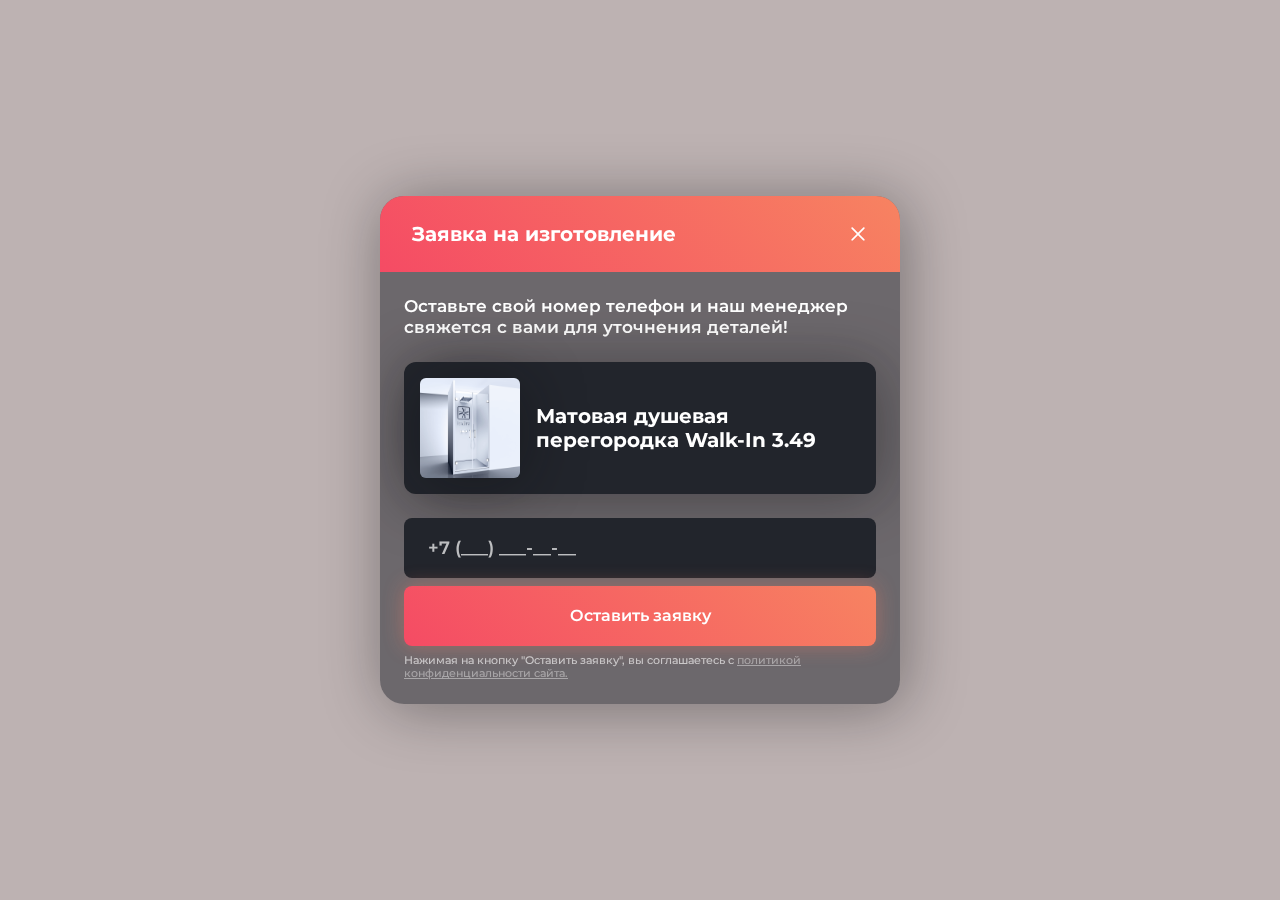
<file: assets/modal.html>
<!DOCTYPE html>
<html lang="en">
<head>
    <meta charset="UTF-8">
    <meta name="viewport" content="width=device-width, initial-scale=1.0">
    <title>Contacts</title>
    <link rel="stylesheet" href="https://fonts.googleapis.com/css2?family=Montserrat:wght@400;500;600;700&display=swap">
    <link rel="stylesheet" href="css/modal.css">
</head>
<body>
<div class="main-container">
    <!-- === Modal - Product - Main === -->
    <div class="product-modal">
        <!-- Modal Header with Button -->
        <div class="modal-header">
            <h2 class="modal-title">Заявка на изготовление</h2>
            <button class="modal-close">
                <img src="img/svg/Close.svg" alt="">
            </button>
        </div>

        <!-- Modal Content -->
        <div class="modal-content">
            <!-- Description -->
            <p class="modal-description">
                Оставьте свой номер телефон и наш менеджер свяжется с вами для уточнения деталей!
            </p>

            <!-- Product Info Box -->
            <div class="product-features-box">
                <div class="product-feature">
                    <div class="product-image">
                        <img src="img/portfolio.png" alt="">
                    </div>
                    <div class="product-text">
                        <h3>Матовая душевая перегородка Walk-In 3.49</h3>
                    </div>
                </div>
            </div>

            <!-- Form -->
            <div class="modal-form">
                <!-- Phone Input -->
                <div class="form-input">
                    <input type="tel" placeholder="+7 (___) ___-__-__" class="phone-input">
                </div>

                <!-- Submit Button -->
                <button class="submit-button">
                    Оставить заявку
                </button>

                <!-- Privacy Policy -->
                <p class="privacy-text">
                    Нажимая на кнопку "Оставить заявку", вы соглашаетесь с <a href="#">политикой конфиденциальности сайта.</a>
                </p>
            </div>
        </div>
    </div>
</div>
</body>
</html>
</file>
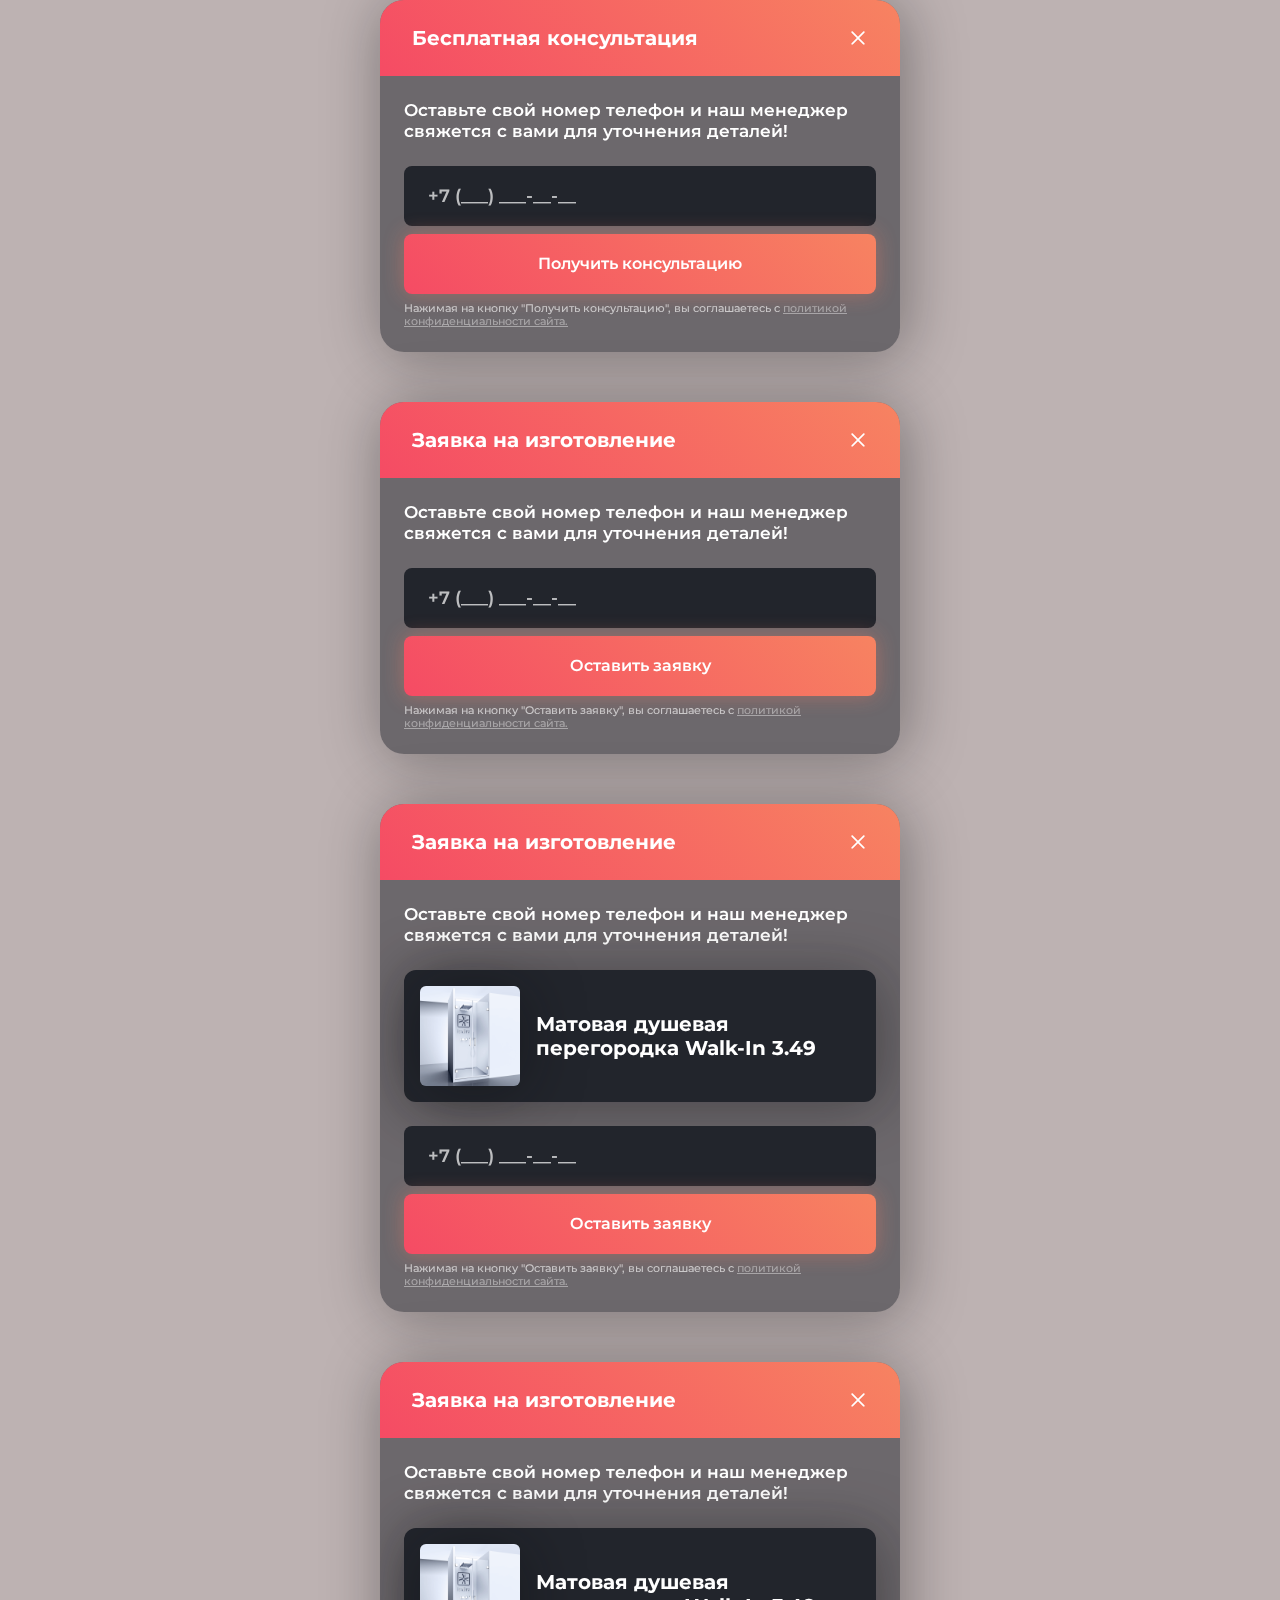
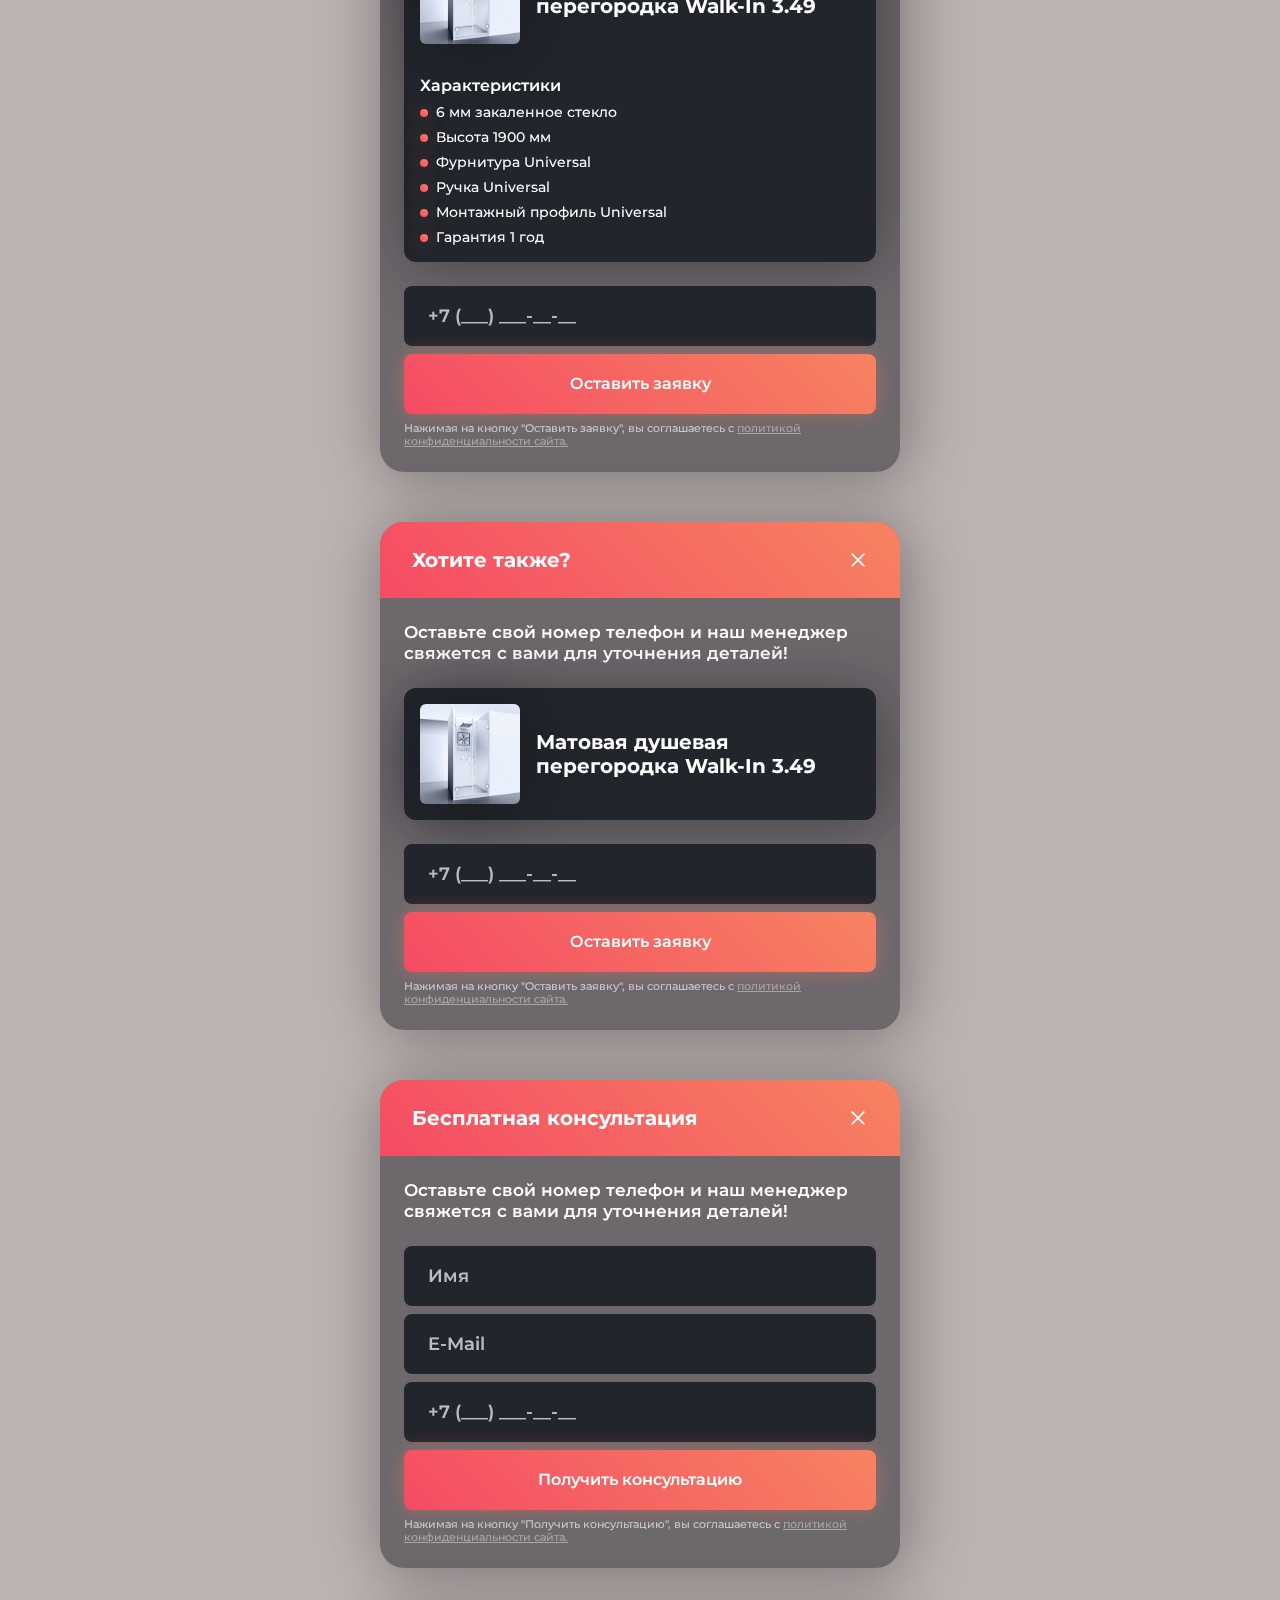
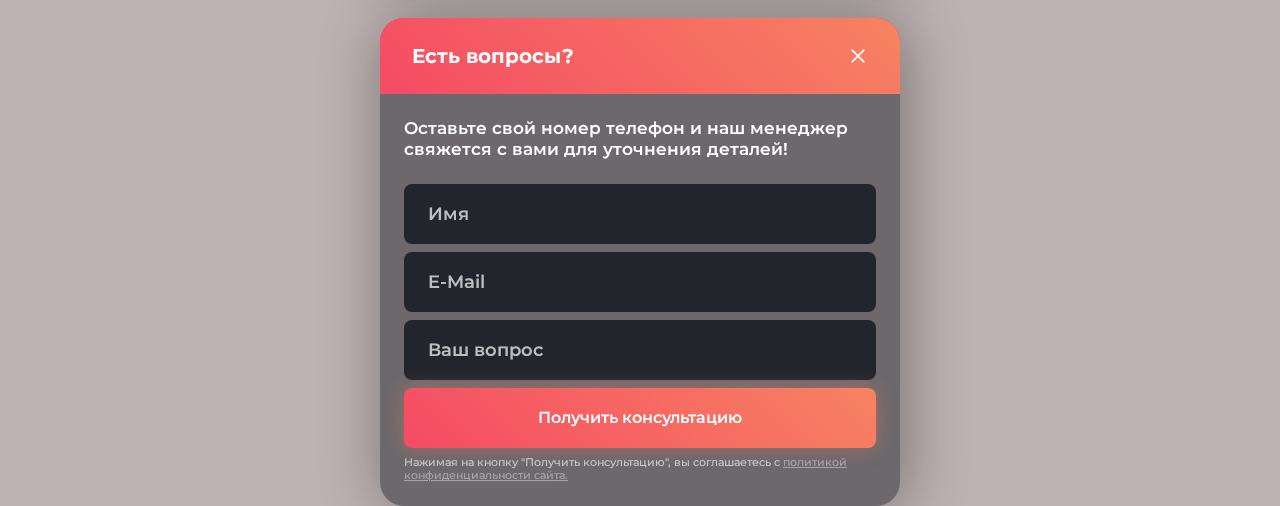
<file: assets/modalall.html>
<!DOCTYPE html>
<html lang="en">
<head>
    <meta charset="UTF-8">
    <meta name="viewport" content="width=device-width, initial-scale=1.0">
    <title>Contacts</title>
    <link rel="stylesheet" href="https://fonts.googleapis.com/css2?family=Montserrat:wght@400;500;600;700&display=swap">
    <link rel="stylesheet" href="css/modalall.css">
</head>
<body>
<div class="main-container">


    <!-- === Modal - Бесплатная консультация=== -->
    <div class="product-modal">
        <!-- Modal Header with Button -->
        <div class="modal-header">
            <h2 class="modal-title">Бесплатная консультация</h2>
            <button class="modal-close">
                <img src="img/svg/Close.svg" alt="">
            </button>
        </div>

        <!-- Modal Content -->
        <div class="modal-content">
            <!-- Description -->
            <p class="modal-description">
                Оставьте свой номер телефон и наш менеджер свяжется с вами для уточнения деталей!
            </p>

            <!-- Form -->
            <div class="modal-form">
                <!-- Phone Input -->
                <div class="form-input">
                    <input type="tel" placeholder="+7 (___) ___-__-__" class="phone-input">
                </div>

                <!-- Submit Button -->
                <button class="submit-button">
                    Получить консультацию
                </button>

                <!-- Privacy Policy -->
                <p class="privacy-text">
                    Нажимая на кнопку "Получить консультацию", вы соглашаетесь с <a href="#">политикой конфиденциальности сайта.</a>
                </p>
            </div>
        </div>
    </div>

    <!-- === Modal - Заявка на изготовление 1=== -->
    <div class="product-modal">
        <!-- Modal Header with Button -->
        <div class="modal-header">
            <h2 class="modal-title">Заявка на изготовление</h2>
            <button class="modal-close">
                <img src="img/svg/Close.svg" alt="">
            </button>
        </div>

        <!-- Modal Content -->
        <div class="modal-content">
            <!-- Description -->
            <p class="modal-description">
                Оставьте свой номер телефон и наш менеджер свяжется с вами для уточнения деталей!
            </p>

            <!-- Form -->
            <div class="modal-form">
                <!-- Phone Input -->
                <div class="form-input">
                    <input type="tel" placeholder="+7 (___) ___-__-__" class="phone-input">
                </div>

                <!-- Submit Button -->
                <button class="submit-button">
                    Оставить заявку
                </button>

                <!-- Privacy Policy -->
                <p class="privacy-text">
                    Нажимая на кнопку "Оставить заявку", вы соглашаетесь с <a href="#">политикой конфиденциальности сайта.</a>
                </p>
            </div>
        </div>
    </div>

    <!-- === Modal - Заявка на изготовление main === -->
    <div class="product-modal">
        <!-- Modal Header with Button -->
        <div class="modal-header">
            <h2 class="modal-title">Заявка на изготовление</h2>
            <button class="modal-close">
                <img src="img/svg/Close.svg" alt="">
            </button>
        </div>

        <!-- Modal Content -->
        <div class="modal-content">
            <!-- Description -->
            <p class="modal-description">
                Оставьте свой номер телефон и наш менеджер свяжется с вами для уточнения деталей!
            </p>

            <!-- Product Info Box -->
            <div class="product-features-box">
                <div class="product-feature">
                    <div class="product-image">
                        <img src="img/portfolio.png" alt="">
                    </div>
                    <div class="product-text">
                        <h3>Матовая душевая перегородка Walk-In 3.49</h3>
                    </div>
                </div>
            </div>

            <!-- Form -->
            <div class="modal-form">
                <!-- Phone Input -->
                <div class="form-input">
                    <input type="tel" placeholder="+7 (___) ___-__-__" class="phone-input">
                </div>

                <!-- Submit Button -->
                <button class="submit-button">
                    Оставить заявку
                </button>

                <!-- Privacy Policy -->
                <p class="privacy-text">
                    Нажимая на кнопку "Оставить заявку", вы соглашаетесь с <a href="#">политикой конфиденциальности сайта.</a>
                </p>
            </div>
        </div>
    </div>

    <!-- === Modal - Заявка на изготовление option Specifications === -->
    <div class="product-modal">
        <!-- Modal Header with Button -->
        <div class="modal-header">
            <h2 class="modal-title">Заявка на изготовление</h2>
            <button class="modal-close">
                <img src="img/svg/Close.svg" alt="">
            </button>
        </div>

        <!-- Modal Content -->
        <div class="modal-content">
            <!-- Description -->
            <p class="modal-description">
                Оставьте свой номер телефон и наш менеджер свяжется с вами для уточнения деталей!
            </p>

            <!-- Product Info Box -->
            <div class="product-features-box">
                <div class="product-feature">
                    <div class="product-image">
                        <img src="img/portfolio.png" alt="">
                    </div>
                    <div class="product-text">
                        <h3>Матовая душевая перегородка Walk-In 3.49</h3>
                    </div>
                </div>
                <div class="specifications">
                    <div class="style-6">Характеристики</div>

                    <div class="list">
                        <!-- ListItem 1 -->
                        <div class="list-item">
                            <div class="ellipse-4"></div>
                            <div class="item-text">6 мм закаленное стекло</div>
                        </div>

                        <!-- ListItem 2 -->
                        <div class="list-item">
                            <div class="ellipse-4"></div>
                            <div class="item-text">Высота 1900 мм</div>
                        </div>

                        <!-- ListItem 3 -->
                        <div class="list-item">
                            <div class="ellipse-4"></div>
                            <div class="item-text">Фурнитура Universal</div>
                        </div>

                        <!-- ListItem 4 -->
                        <div class="list-item">
                            <div class="ellipse-4"></div>
                            <div class="item-text">Ручка Universal</div>
                        </div>

                        <!-- ListItem 5 -->
                        <div class="list-item">
                            <div class="ellipse-4"></div>
                            <div class="item-text">Монтажный профиль Universal</div>
                        </div>

                        <!-- ListItem 6 -->
                        <div class="list-item">
                            <div class="ellipse-4"></div>
                            <div class="item-text">Гарантия 1 год</div>
                        </div>
                    </div>
                </div>
            </div>

            <!-- Form -->
            <div class="modal-form">
                <!-- Phone Input -->
                <div class="form-input">
                    <input type="tel" placeholder="+7 (___) ___-__-__" class="phone-input">
                </div>

                <!-- Submit Button -->
                <button class="submit-button">
                    Оставить заявку
                </button>

                <!-- Privacy Policy -->
                <p class="privacy-text">
                    Нажимая на кнопку "Оставить заявку", вы соглашаетесь с <a href="#">политикой конфиденциальности сайта.</a>
                </p>
            </div>
        </div>
    </div>

    <!-- === Modal - Заявка на изготовление Хотите также === -->
    <div class="product-modal">
        <!-- Modal Header with Button -->
        <div class="modal-header">
            <h2 class="modal-title">Хотите также?</h2>
            <button class="modal-close">
                <img src="img/svg/Close.svg" alt="">
            </button>
        </div>

        <!-- Modal Content -->
        <div class="modal-content">
            <!-- Description -->
            <p class="modal-description">
                Оставьте свой номер телефон и наш менеджер свяжется с вами для уточнения деталей!
            </p>

            <!-- Product Info Box -->
            <div class="product-features-box">
                <div class="product-feature">
                    <div class="product-image">
                        <img src="img/portfolio.png" alt="">
                    </div>
                    <div class="product-text">
                        <h3>Матовая душевая перегородка Walk-In 3.49</h3>
                    </div>
                </div>
            </div>

            <!-- Form -->
            <div class="modal-form">
                <!-- Phone Input -->
                <div class="form-input">
                    <input type="tel" placeholder="+7 (___) ___-__-__" class="phone-input">
                </div>

                <!-- Submit Button -->
                <button class="submit-button">
                    Оставить заявку
                </button>

                <!-- Privacy Policy -->
                <p class="privacy-text">
                    Нажимая на кнопку "Оставить заявку", вы соглашаетесь с <a href="#">политикой конфиденциальности сайта.</a>
                </p>
            </div>
        </div>
    </div>

    <!-- === Modal - Бесплатная консультация=== -->
    <div class="product-modal">
        <!-- Modal Header with Button -->
        <div class="modal-header">
            <h2 class="modal-title">Бесплатная консультация</h2>
            <button class="modal-close">
                <img src="img/svg/Close.svg" alt="">
            </button>
        </div>

        <!-- Modal Content -->
        <div class="modal-content">
            <!-- Description -->
            <p class="modal-description">
                Оставьте свой номер телефон и наш менеджер свяжется с вами для уточнения деталей!
            </p>

            <!-- Form -->
            <div class="modal-form">
                <!-- Name Input -->
                <div class="form-input">
                    <input type="text" placeholder="Имя" class="name-input">
                </div>
                <!-- E-Mail Input -->
                <div class="form-input">
                    <input type="email" placeholder="E-Mail" class="email-input">
                </div>
                <!-- Phone Input -->
                <div class="form-input">
                    <input type="tel" placeholder="+7 (___) ___-__-__" class="phone-input">
                </div>

                <!-- Submit Button -->
                <button class="submit-button">
                    Получить консультацию
                </button>

                <!-- Privacy Policy -->
                <p class="privacy-text">
                    Нажимая на кнопку "Получить консультацию", вы соглашаетесь с <a href="#">политикой конфиденциальности сайта.</a>
                </p>
            </div>
        </div>
    </div>

    <!-- === Modal - Feedback=== -->
    <div class="product-modal">
        <!-- Modal Header with Button -->
        <div class="modal-header">
            <h2 class="modal-title">Есть вопросы?</h2>
            <button class="modal-close">
                <img src="img/svg/Close.svg" alt="">
            </button>
        </div>

        <!-- Modal Content -->
        <div class="modal-content">
            <!-- Description -->
            <p class="modal-description">
                Оставьте свой номер телефон и наш менеджер свяжется с вами для уточнения деталей!
            </p>

            <!-- Form -->
            <div class="modal-form">
                <!-- Name Input -->
                <div class="form-input">
                    <input type="text" placeholder="Имя" class="name-input">
                </div>
                <!-- E-Mail Input -->
                <div class="form-input">
                    <input type="email" placeholder="E-Mail" class="email-input">
                </div>
                <!-- Phone Input -->
                <div class="form-input">
                    <input type="text" placeholder="Ваш вопрос" class="text-input">
                </div>

                <!-- Submit Button -->
                <button class="submit-button">
                    Получить консультацию
                </button>

                <!-- Privacy Policy -->
                <p class="privacy-text">
                    Нажимая на кнопку "Получить консультацию", вы соглашаетесь с <a href="#">политикой конфиденциальности сайта.</a>
                </p>
            </div>
        </div>
    </div>


</div>
</body>
</html>
</file>
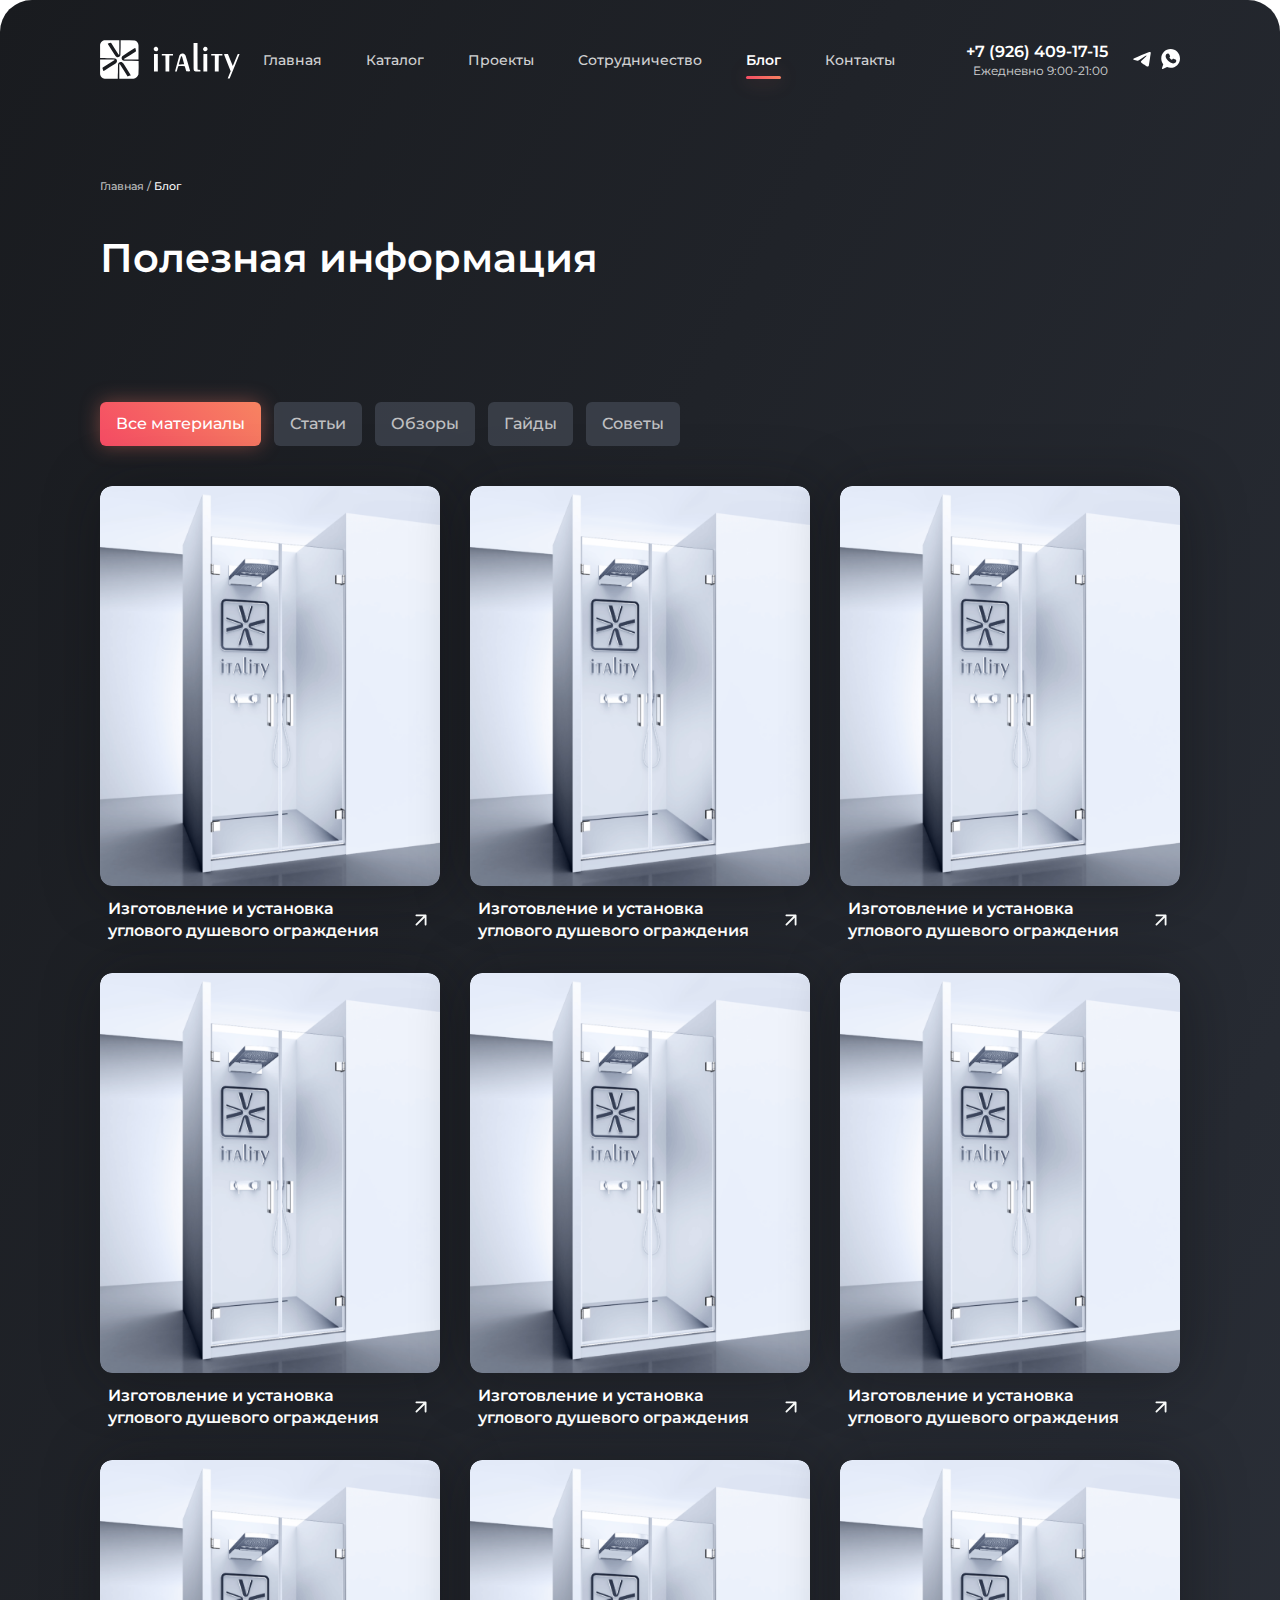
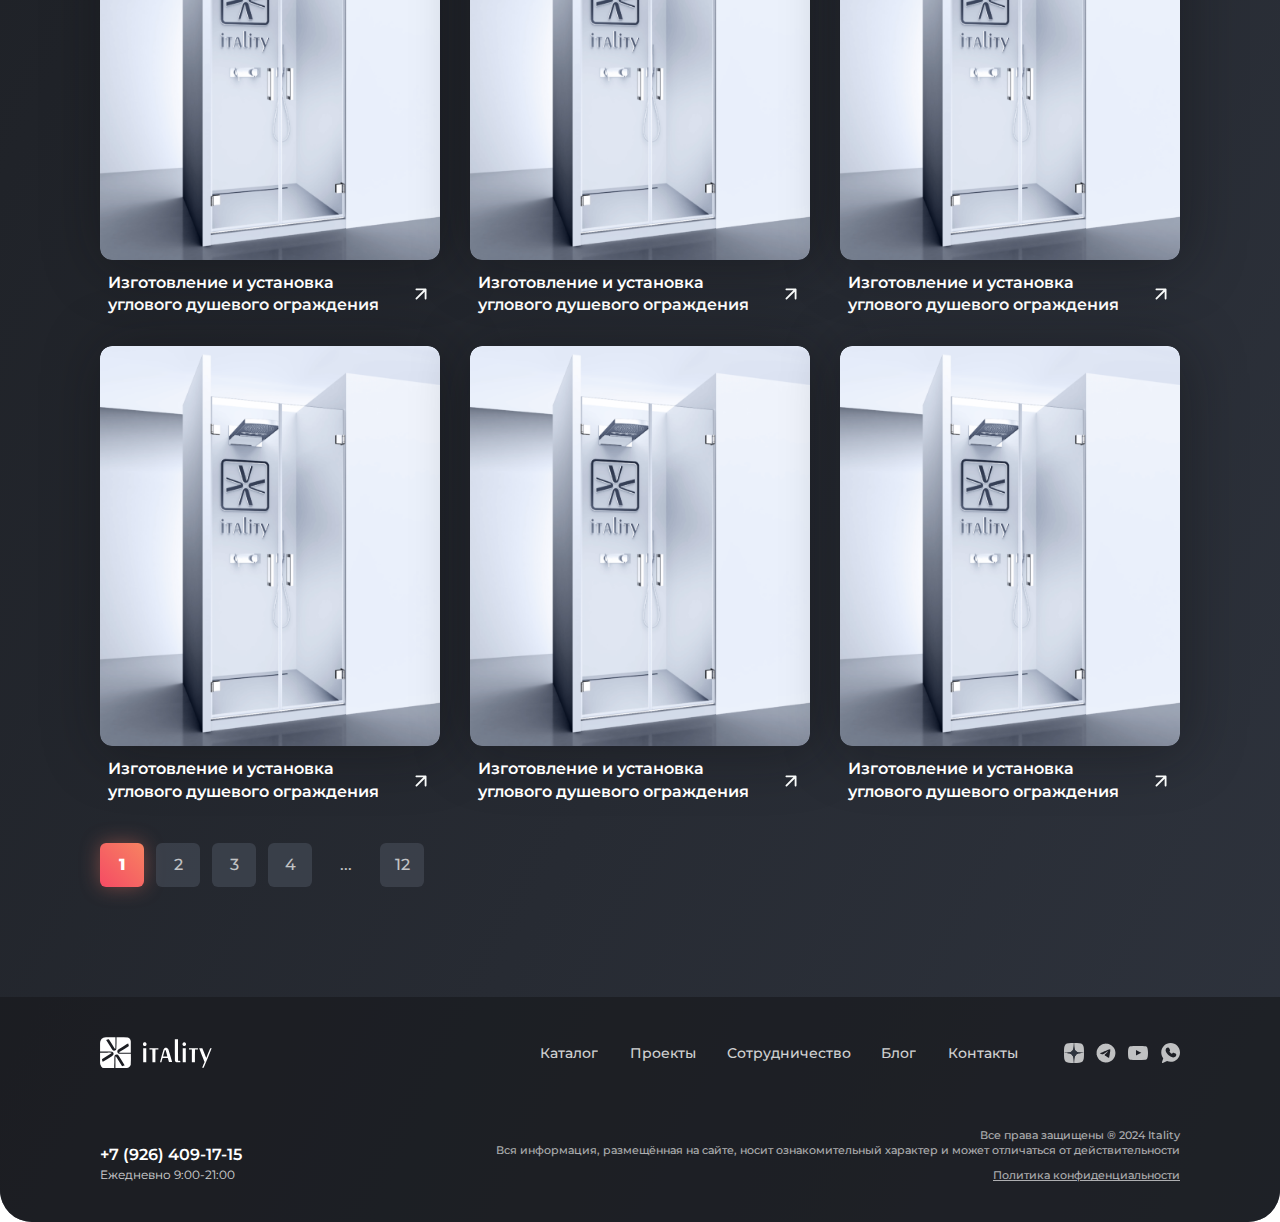
<file: blog/blog.html>
<!DOCTYPE html><html lang="ru"><head><meta charset="UTF-8"><meta name="viewport" content="width=device-width, initial-scale=1.0"><title>Тест</title><link rel="stylesheet" href="https://fonts.googleapis.com/css2?family=Montserrat:wght@400;500;600;700&display=swap"><link rel="stylesheet" href="assets/css/blog.746ca60d.css"></head><body class="blog-page"><div class="main-container"><header class="header-section"><div class="logo-container"><a class="logo-link" href="/"><img class="logo-image" src="assets/img/Logo.05b0e895.svg" alt="Logo"></a></div><div class="right-box"><nav class="nav-menu"><div class="menu-item"><a class="menu-link" href="#">Главная</a></div><div class="menu-item"><a class="menu-link" href="#">Каталог</a></div><div class="menu-item"><a class="menu-link" href="#">Проекты</a></div><div class="menu-item"><a class="menu-link" href="#">Сотрудничество</a></div><div class="menu-item active"><a class="menu-link" href="#">Блог</a></div><div class="menu-item"><a class="menu-link" href="#">Контакты</a></div></nav><div class="contacts-box"><div class="phone-box"><div class="phone-number">+7 (926) 409-17-15</div><div class="working-hours">Ежедневно 9:00-21:00</div></div><div class="social-icons"><a class="social-icon" href="https://t.me/username" target="_blank" rel="noopener noreferrer" aria-label="Telegram"><img class="icon" src="assets/img/telegram.b617ee3b.svg" alt="Telegram"></a><a class="social-icon" href="https://wa.me/79264091715" target="_blank" rel="noopener noreferrer" aria-label="WhatsApp"><img class="icon" src="assets/img/whats-app.06eee74c.svg" alt="WhatsApp"></a></div></div></div></header><!-- Первая секция--><section class="section-cases"><!-- Хлебные крошки--><nav class="breadcrumbs"><a href="/">Главная</a><span class="separator">/</span><span class="current">Блог</span></nav><div class="cases-block"><!-- Основной заголовок--><h1 class="cases-title">Полезная информация</h1><!-- Подзаголовок (выводится только если передан)--></div></section><section class="work-projects"><div class="work-projects-container"><!-- Фильтры проектов--><div class="projects-filters"><button class="filter-btn active" data-filter="all"><span class="filter-text">Все материалы</span></button><button class="filter-btn" data-filter="articles"><span class="filter-text">Статьи</span></button><button class="filter-btn" data-filter="reviews"><span class="filter-text">Обзоры</span></button><button class="filter-btn" data-filter="guides"><span class="filter-text">Гайды</span></button><button class="filter-btn" data-filter="tips"><span class="filter-text">Советы</span></button></div><!-- Сетка проектов--><div class="projects-grid"><!-- Карточка проекта 1--><article class="project-card"><div class="project-image"><img src="assets/img/blog-img.32d47d2a.png" alt="Угловое душевое ограждение"></div><a class="project-info" href="#"><h3 class="project-title">Изготовление и установка углового душевого ограждения</h3><div class="project-arrow"><img class="arrow" src="assets/img/lower-right-arrow.0e830a43.svg" alt=""></div></a></article><article class="project-card"><div class="project-image"><img src="assets/img/blog-img.32d47d2a.png" alt="Угловое душевое ограждение"></div><a class="project-info" href="#"><h3 class="project-title">Изготовление и установка углового душевого ограждения</h3><div class="project-arrow"><img class="arrow" src="assets/img/lower-right-arrow.0e830a43.svg" alt=""></div></a></article><article class="project-card"><div class="project-image"><img src="assets/img/blog-img.32d47d2a.png" alt="Угловое душевое ограждение"></div><a class="project-info" href="#"><h3 class="project-title">Изготовление и установка углового душевого ограждения</h3><div class="project-arrow"><img class="arrow" src="assets/img/lower-right-arrow.0e830a43.svg" alt=""></div></a></article><article class="project-card"><div class="project-image"><img src="assets/img/blog-img.32d47d2a.png" alt="Угловое душевое ограждение"></div><a class="project-info" href="#"><h3 class="project-title">Изготовление и установка углового душевого ограждения</h3><div class="project-arrow"><img class="arrow" src="assets/img/lower-right-arrow.0e830a43.svg" alt=""></div></a></article><article class="project-card"><div class="project-image"><img src="assets/img/blog-img.32d47d2a.png" alt="Угловое душевое ограждение"></div><a class="project-info" href="#"><h3 class="project-title">Изготовление и установка углового душевого ограждения</h3><div class="project-arrow"><img class="arrow" src="assets/img/lower-right-arrow.0e830a43.svg" alt=""></div></a></article><article class="project-card"><div class="project-image"><img src="assets/img/blog-img.32d47d2a.png" alt="Угловое душевое ограждение"></div><a class="project-info" href="#"><h3 class="project-title">Изготовление и установка углового душевого ограждения</h3><div class="project-arrow"><img class="arrow" src="assets/img/lower-right-arrow.0e830a43.svg" alt=""></div></a></article><article class="project-card"><div class="project-image"><img src="assets/img/blog-img.32d47d2a.png" alt="Угловое душевое ограждение"></div><a class="project-info" href="#"><h3 class="project-title">Изготовление и установка углового душевого ограждения</h3><div class="project-arrow"><img class="arrow" src="assets/img/lower-right-arrow.0e830a43.svg" alt=""></div></a></article><article class="project-card"><div class="project-image"><img src="assets/img/blog-img.32d47d2a.png" alt="Угловое душевое ограждение"></div><a class="project-info" href="#"><h3 class="project-title">Изготовление и установка углового душевого ограждения</h3><div class="project-arrow"><img class="arrow" src="assets/img/lower-right-arrow.0e830a43.svg" alt=""></div></a></article><article class="project-card"><div class="project-image"><img src="assets/img/blog-img.32d47d2a.png" alt="Угловое душевое ограждение"></div><a class="project-info" href="#"><h3 class="project-title">Изготовление и установка углового душевого ограждения</h3><div class="project-arrow"><img class="arrow" src="assets/img/lower-right-arrow.0e830a43.svg" alt=""></div></a></article><article class="project-card"><div class="project-image"><img src="assets/img/blog-img.32d47d2a.png" alt="Угловое душевое ограждение"></div><a class="project-info" href="#"><h3 class="project-title">Изготовление и установка углового душевого ограждения</h3><div class="project-arrow"><img class="arrow" src="assets/img/lower-right-arrow.0e830a43.svg" alt=""></div></a></article><article class="project-card"><div class="project-image"><img src="assets/img/blog-img.32d47d2a.png" alt="Угловое душевое ограждение"></div><a class="project-info" href="#"><h3 class="project-title">Изготовление и установка углового душевого ограждения</h3><div class="project-arrow"><img class="arrow" src="assets/img/lower-right-arrow.0e830a43.svg" alt=""></div></a></article><article class="project-card"><div class="project-image"><img src="assets/img/blog-img.32d47d2a.png" alt="Угловое душевое ограждение"></div><a class="project-info" href="#"><h3 class="project-title">Изготовление и установка углового душевого ограждения</h3><div class="project-arrow"><img class="arrow" src="assets/img/lower-right-arrow.0e830a43.svg" alt=""></div></a></article></div><!-- Пагинация--><div class="projects-pagination"><button class="page-btn active" data-page="1">1</button><button class="page-btn" data-page="2">2</button><button class="page-btn" data-page="3">3</button><button class="page-btn" data-page="4">4</button><span class="page-dots">...</span><button class="page-btn" data-page="12">12</button></div></div></section><footer class="footer-section"><div class="footer-top-box"><div class="footer-logo-container"><div class="footer-logo"><img class="logo-image" src="assets/img/Logo.05b0e895.svg" alt="Logo"></div></div><div class="footer-right-box"><nav class="footer-menu"><div class="footer-menu-item"><a class="footer-menu-link" href="#">Каталог</a></div><div class="footer-menu-item"><a class="footer-menu-link" href="#">Проекты</a></div><div class="footer-menu-item"><a class="footer-menu-link" href="#">Сотрудничество</a></div><div class="footer-menu-item"><a class="footer-menu-link" href="#">Блог</a></div><div class="footer-menu-item"><a class="footer-menu-link" href="#">Контакты</a></div></nav><div class="footer-social"><div class="footer-social-icon footer-yandex"><a class="footer-social-link" href="/"><img class="yandex" src="assets/img/yandex-logo.536befc3.svg" alt="logo-footer-yandex"></a></div><div class="footer-social-icon footer-telegram"><a class="footer-social-link" href="/"><img class="telegram" src="assets/img/telegram.9f3b2686.png" alt="logo-footer-telegram"></a></div><div class="footer-social-icon footer-youtube"><a class="footer-social-link" href="/"><img class="youtube" src="assets/img/youtube-logo.cd3a126a.svg" alt="logo-footer-youtube"></a></div><div class="footer-social-icon footer-whatsapp"><a class="footer-social-link" href="/"><img class="whats-app" src="assets/img/whats-app.06eee74c.svg" alt="logo-footer-whatsapp"></a></div></div></div></div><div class="footer-bottom-box"><div class="footer-contacts"><div class="footer-phone-box"><div class="footer-phone-number">+7 (926) 409-17-15</div><div class="footer-working-hours">Ежедневно 9:00-21:00</div></div></div><div class="footer-copyright"><div class="footer-copyright-text"><div class="footer-rights">Все права защищены ® 2024 Itality</div><div class="footer-disclaimer">Вся информация, размещённая на сайте, носит ознакомительный
характер
и
может отличаться от действительности</div></div><a class="footer-privacy" href="#">Политика конфиденциальности</a></div></div></footer></div></body></html>
</file>
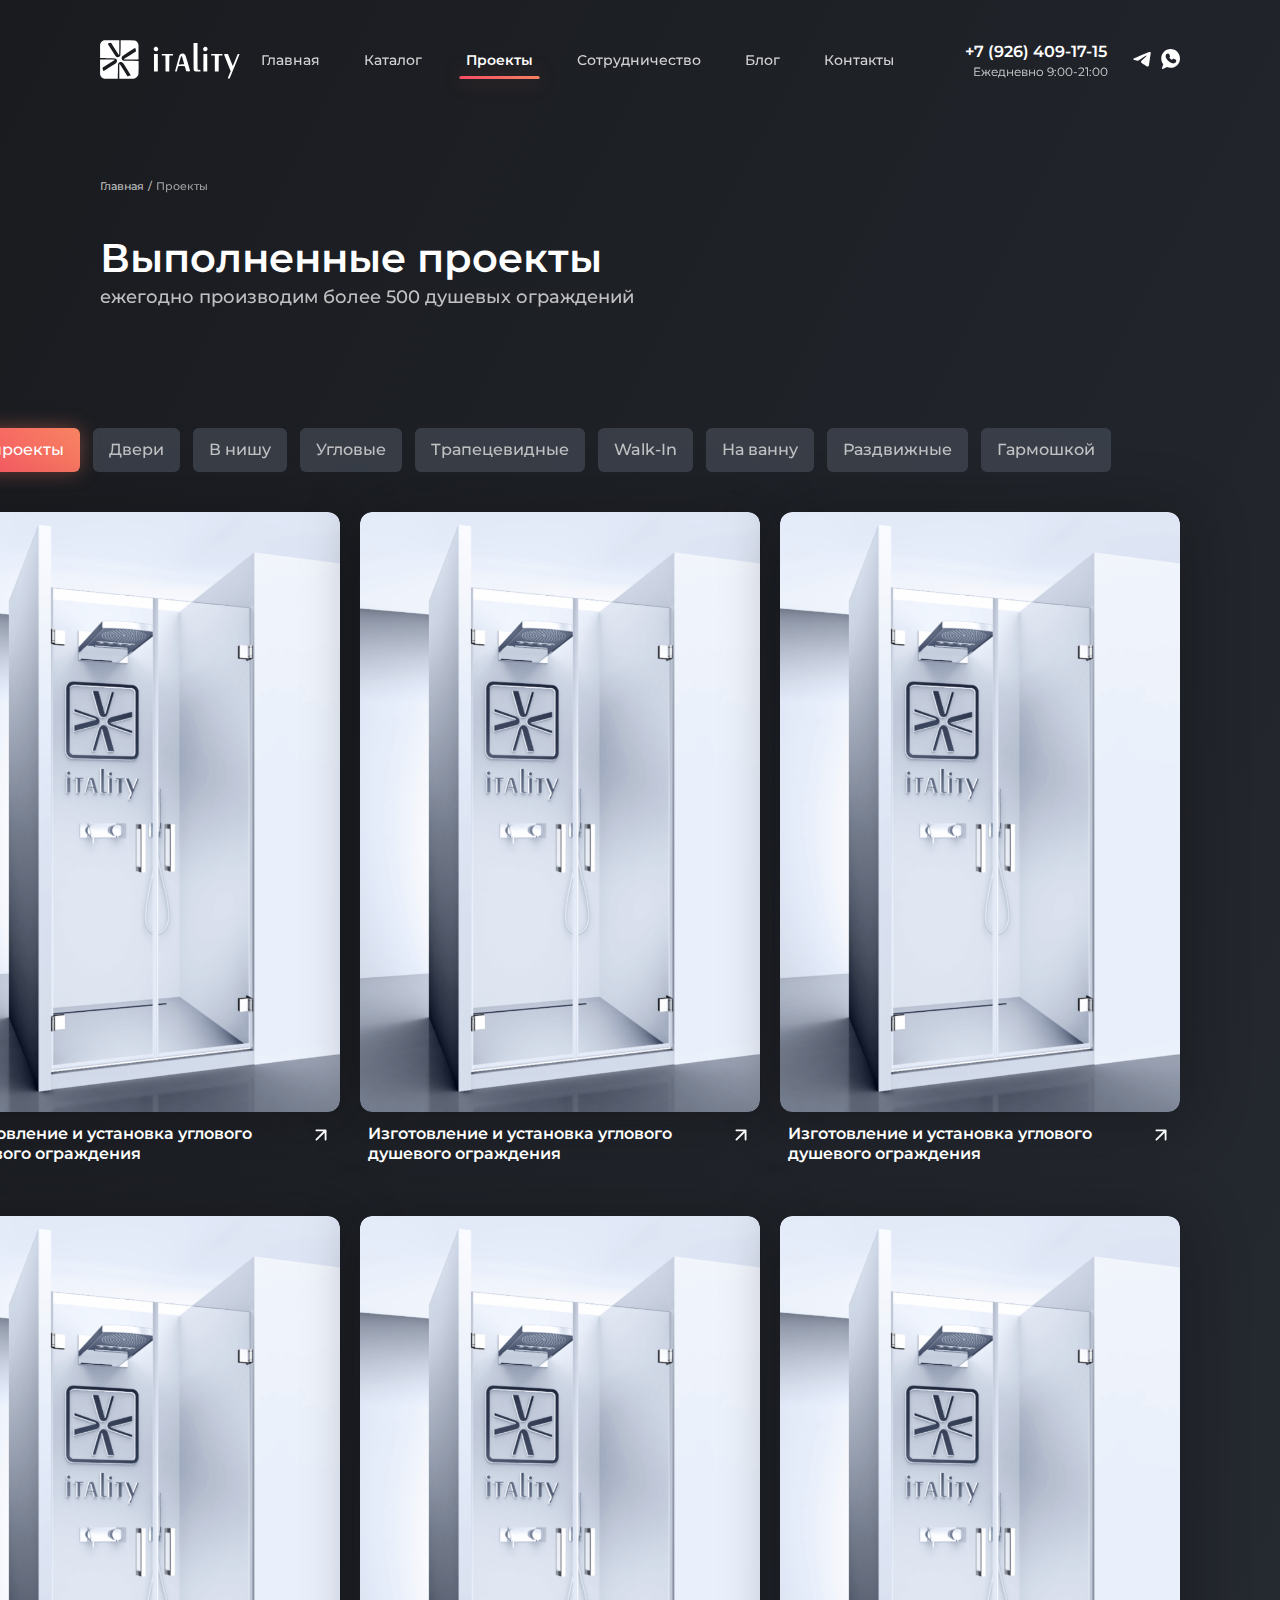
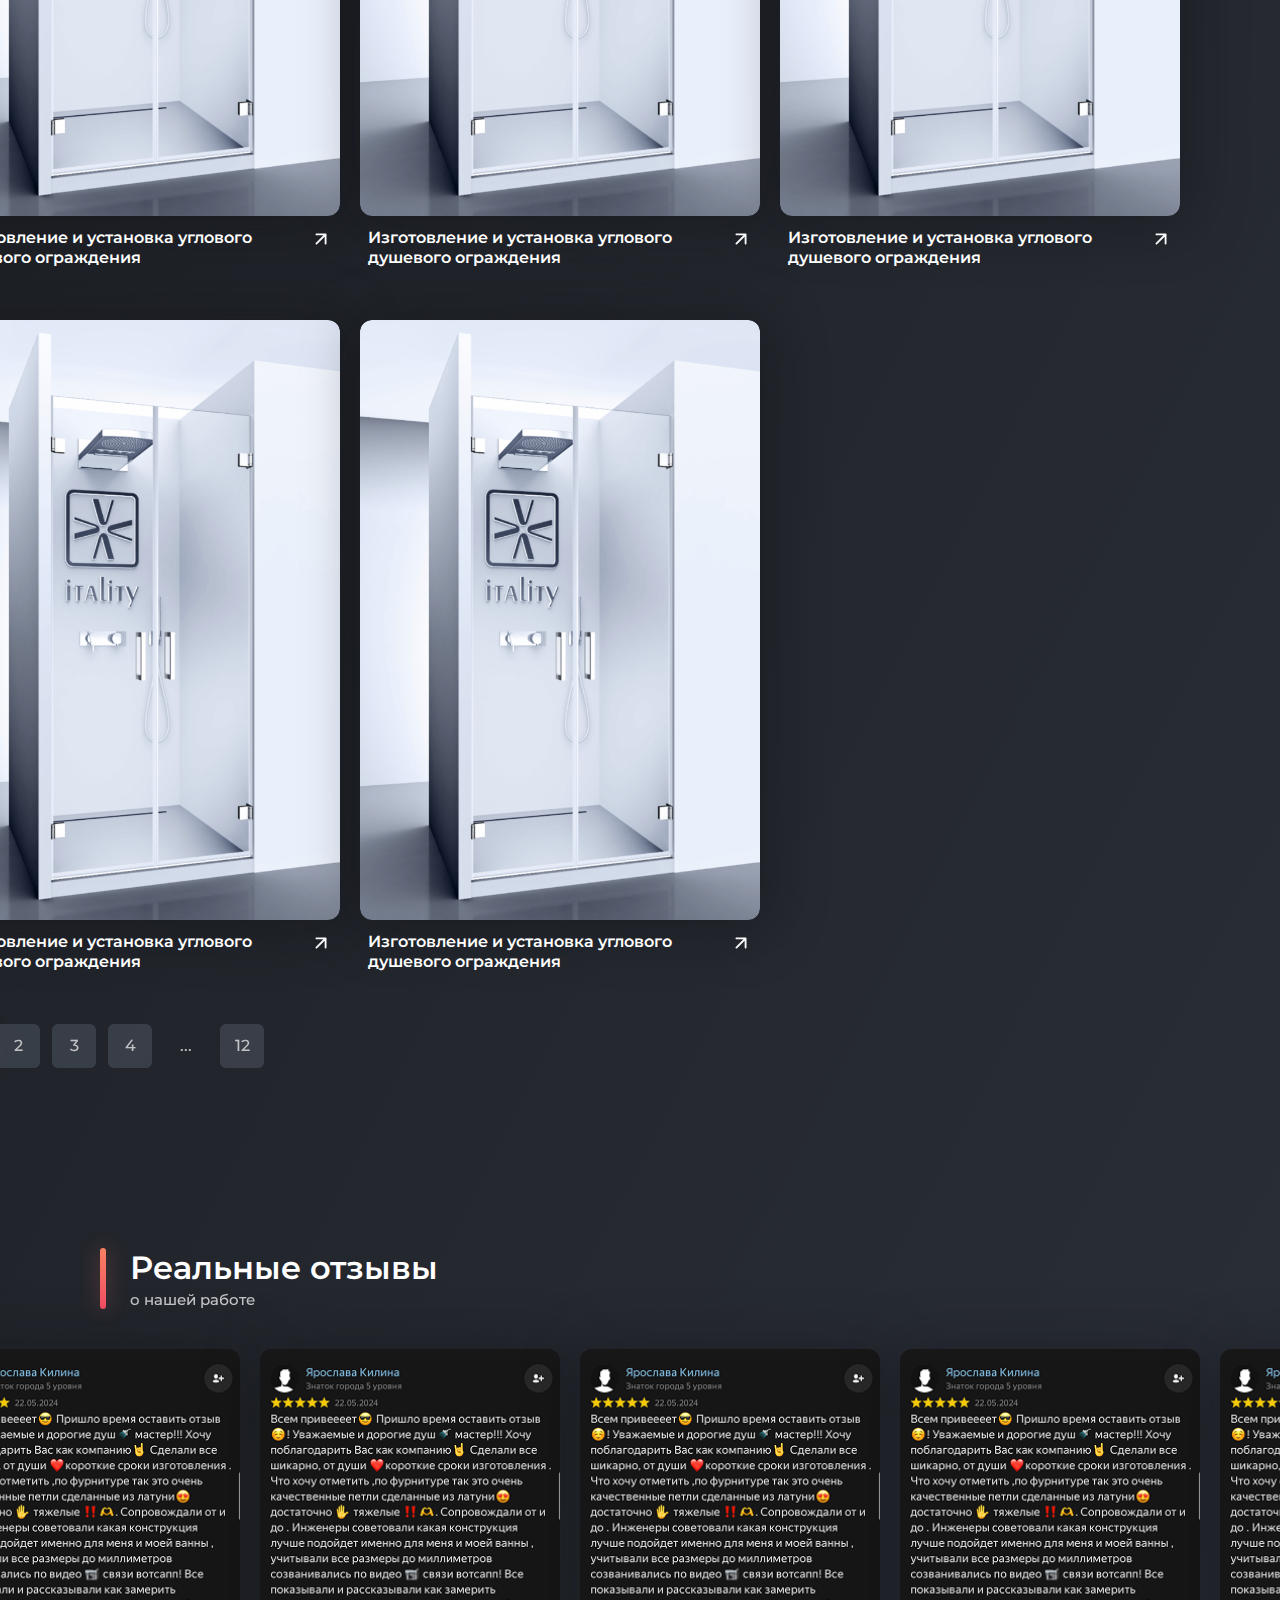
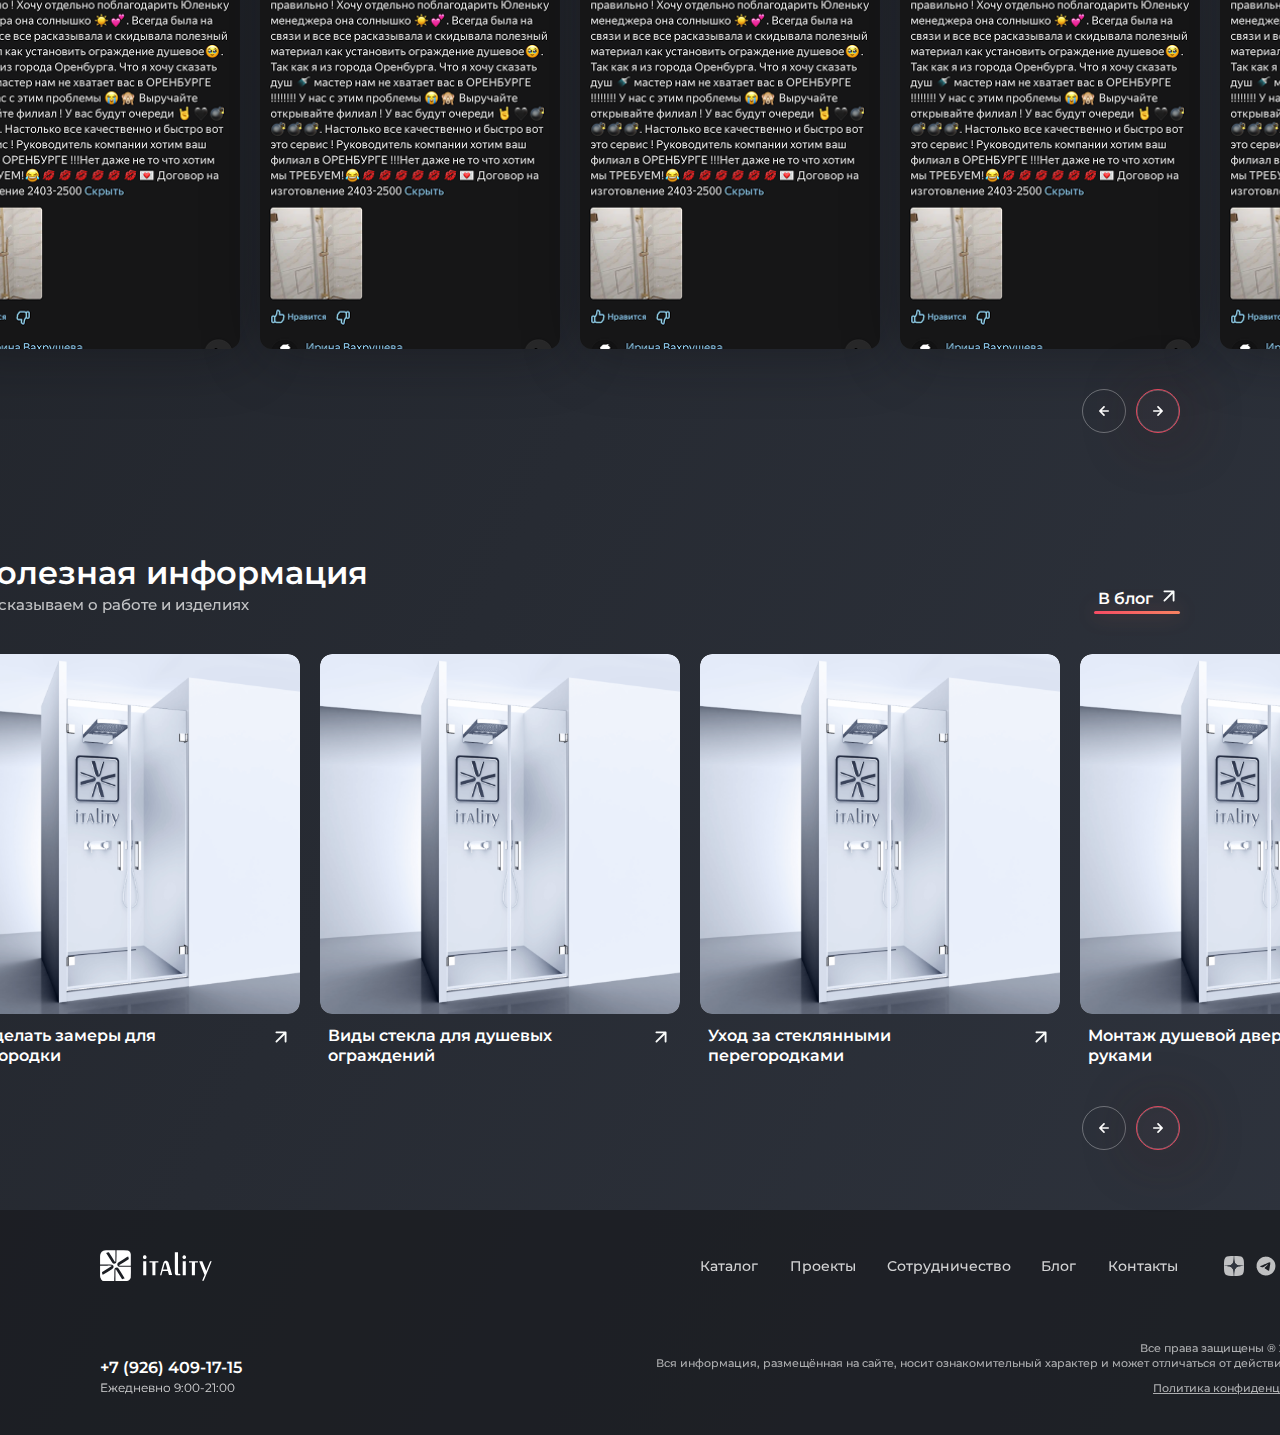
<file: cases/cases.html>
<!DOCTYPE html>
<html lang="en">
<head>
    <meta charset="UTF-8">
    <meta name="viewport" content="width=device-width, initial-scale=1.0">
    <title>Cases</title>
    <link rel="stylesheet" href="https://fonts.googleapis.com/css2?family=Montserrat:wght@400;500;600;700&display=swap">
    <link rel="stylesheet" href="css/cases.css">
    <link rel="stylesheet" href="css/responsive.css">
</head>
<body class="cases-page">
    <div class="main-container">
        <!-- Header Section -->
        <header class="header-section">
            <div class="logo-container">
                <div class="logo">
                    <a href="/" class="logo-link">
                        <img src="img/svg/Logo.svg" alt="Logo" class="logo-image">
                    </a>
                </div>
            </div>
            <div class="right-box">
                <nav class="nav-menu">

                    <div class="menu-item">
                        <a href="#" class="menu-link">Главная</a>
                    </div>

                    <div class="menu-item">
                        <a href="#" class="menu-link">Каталог</a>
                    </div>

                    <div class="menu-item active">
                        <a href="#" class="menu-link">Проекты</a>
                    </div>

                    <div class="menu-item">
                        <a href="#" class="menu-link">Сотрудничество</a>
                    </div>

                    <div class="menu-item">
                        <a href="#" class="menu-link">Блог</a>
                    </div>

                    <div class="menu-item">
                        <a href="#" class="menu-link">Контакты</a>
                    </div>
                </nav>
                <div class="contacts-box">
                    <div class="phone-box">
                        <div class="phone-number">+7 (926) 409-17-15</div>
                        <div class="working-hours">Ежедневно 9:00-21:00</div>
                    </div>

                    <div class="social-icons">
                        <div class="social-icon telegram-icon">
                            <a href="https://t.me/username" class="social-icon" target="_blank"
                               rel="noopener noreferrer"
                               aria-label="Telegram">
                                <img src="img/svg/telegram.svg" alt="Telegram" class="icon">
                            </a>
                        </div>

                        <div class="social-icon whatsapp-icon">
                            <a href="https://wa.me/79264091715" class="social-icon" target="_blank"
                               rel="noopener noreferrer" aria-label="WhatsApp">
                                <img src="img/svg/whats-app.svg" alt="WhatsApp" class="icon">
                            </a>
                        </div>


                    </div>
                </div>
            </div>
        </header>
        <!-- Hero Section - Cases Page -->
        <section class="cases-hero">
            <!-- Хлебные крошки -->
            <nav class="breadcrumbs">
                <a href="/">Главная</a>
                <span class="separator">/</span>
                <span class="current">Проекты</span>
            </nav>


            <!-- Основной заголовок -->
            <div class="hero-content">
                <h1 class="hero-title">Выполненные проекты</h1>
                <p class="hero-subtitle">ежегодно производим более 500 душевых ограждений</p>
            </div>
        </section>
        <!-- Projects Grid Section -->
        <section class="work-projects">
            <div class="work-projects-container">
                <!-- Фильтры проектов -->
                <div class="projects-filters">
                    <button class="filter-btn active" data-filter="all">
                        <span class="filter-text">Все проекты</span>
                    </button>
                    <button class="filter-btn" data-filter="doors">
                        <span class="filter-text">Двери</span>
                    </button>
                    <button class="filter-btn" data-filter="niche">
                        <span class="filter-text">В нишу</span>
                    </button>
                    <button class="filter-btn" data-filter="corner">
                        <span class="filter-text">Угловые</span>
                    </button>
                    <button class="filter-btn" data-filter="trapezoid">
                        <span class="filter-text">Трапецевидные</span>
                    </button>
                    <button class="filter-btn" data-filter="walkin">
                        <span class="filter-text">Walk-In</span>
                    </button>
                    <button class="filter-btn" data-filter="bathtub">
                        <span class="filter-text">На ванну</span>
                    </button>
                    <button class="filter-btn" data-filter="sliding">
                        <span class="filter-text">Раздвижные</span>
                    </button>
                    <button class="filter-btn" data-filter="accordion">
                        <span class="filter-text">Гармошкой</span>
                    </button>
                </div>

                <!-- Сетка проектов -->
                <div class="projects-grid">
                    <!-- Карточка проекта 1 -->
                    <article class="project-card">
                        <div class="project-image">
                            <img src="img/project-card.png" alt="Угловое душевое ограждение">
                        </div>
                        <div class="project-info">
                            <h3 class="project-title">Изготовление и установка углового душевого ограждения</h3>
                            <div class="project-arrow"><img src="img/svg/lower-right-arrow.svg" alt="" class="arrow"></div>
                        </div>
                    </article>

                    <article class="project-card">
                        <div class="project-image">
                            <img src="img/project-card.png" alt="Угловое душевое ограждение">
                        </div>
                        <div class="project-info">
                            <h3 class="project-title">Изготовление и установка углового душевого ограждения</h3>
                            <div class="project-arrow"><img src="img/svg/lower-right-arrow.svg" alt="" class="arrow"></div>
                        </div>
                    </article>
                    <article class="project-card">
                        <div class="project-image">
                            <img src="img/project-card.png" alt="Угловое душевое ограждение">
                        </div>
                        <div class="project-info">
                            <h3 class="project-title">Изготовление и установка углового душевого ограждения</h3>
                            <div class="project-arrow"><img src="img/svg/lower-right-arrow.svg" alt="" class="arrow"></div>
                        </div>
                    </article>
                    <article class="project-card">
                        <div class="project-image">
                            <img src="img/project-card.png" alt="Угловое душевое ограждение">
                        </div>
                        <div class="project-info">
                            <h3 class="project-title">Изготовление и установка углового душевого ограждения</h3>
                            <div class="project-arrow"><img src="img/svg/lower-right-arrow.svg" alt="" class="arrow"></div>
                        </div>
                    </article>
                    <article class="project-card">
                        <div class="project-image">
                            <img src="img/project-card.png" alt="Угловое душевое ограждение">
                        </div>
                        <div class="project-info">
                            <h3 class="project-title">Изготовление и установка углового душевого ограждения</h3>
                            <div class="project-arrow"><img src="img/svg/lower-right-arrow.svg" alt="" class="arrow"></div>
                        </div>
                    </article>
                    <article class="project-card">
                        <div class="project-image">
                            <img src="img/project-card.png" alt="Угловое душевое ограждение">
                        </div>
                        <div class="project-info">
                            <h3 class="project-title">Изготовление и установка углового душевого ограждения</h3>
                            <div class="project-arrow"><img src="img/svg/lower-right-arrow.svg" alt="" class="arrow"></div>
                        </div>
                    </article>
                    <article class="project-card">
                        <div class="project-image">
                            <img src="img/project-card.png" alt="Угловое душевое ограждение">
                        </div>
                        <div class="project-info">
                            <h3 class="project-title">Изготовление и установка углового душевого ограждения</h3>
                            <div class="project-arrow"><img src="img/svg/lower-right-arrow.svg" alt="" class="arrow"></div>
                        </div>
                    </article>

                    <article class="project-card">
                        <div class="project-image">
                            <img src="img/project-card.png" alt="Угловое душевое ограждение">
                        </div>
                        <div class="project-info">
                            <h3 class="project-title">Изготовление и установка углового душевого ограждения</h3>
                            <div class="project-arrow"><img src="img/svg/lower-right-arrow.svg" alt="" class="arrow"></div>
                        </div>
                    </article>
                </div>

                <!-- Пагинация -->
                <div class="projects-pagination">
                    <button class="page-btn active" data-page="1">1</button>
                    <button class="page-btn" data-page="2">2</button>
                    <button class="page-btn" data-page="3">3</button>
                    <button class="page-btn" data-page="4">4</button>
                    <span class="page-dots">...</span>
                    <button class="page-btn" data-page="12">12</button>
                </div>
            </div>
        </section>
        <!-- Reviews Section -->
        <section class="reviews-section">
            <div class="reviews-header">
                <div class="reviews-header-line"></div>

                <div class="reviews-header-content">
                    <h2 class="reviews-main-title">Реальные отзывы</h2>
                    <p class="reviews-subtitle">о нашей работе</p>
                </div>
            </div>
            <div class="reviews-slider-container">
                <div class="reviews-slider">
                    <!-- Отзыв 1 -->
                    <div class="review-image review-image-1"><img src="img/review-1.png" alt=""></div>

                    <!-- Отзыв 2 -->
                    <div class="review-image review-image-2"><img src="img/review-1.png" alt=""></div>

                    <!-- Отзыв 3 -->
                    <div class="review-image review-image-3"><img src="img/review-1.png" alt=""></div>

                    <!-- Отзыв 4 -->
                    <div class="review-image review-image-4"><img src="img/review-1.png" alt=""></div>

                    <!-- Отзыв 5 -->
                    <div class="review-image review-image-5"><img src="img/review-1.png" alt="">></div>
                </div>

                <div class="reviews-slider-controls">
                    <div class="slider-arrow slider-arrow-prev">
                        <svg width="20" height="20" viewBox="0 0 20 20" fill="none" xmlns="http://www.w3.org/2000/svg">
                            <path d="M5.83334 9.16617H12.1583L9.40834 6.4245C9.25142 6.26758 9.16326 6.05475 9.16326 5.83284C9.16326 5.61092 9.25142 5.39809 9.40834 5.24117C9.56526 5.08425 9.77809 4.99609 10 4.99609C10.2219 4.99609 10.4348 5.08425 10.5917 5.24117L14.7583 9.40784C14.8342 9.48709 14.8937 9.58054 14.9333 9.68284C15.0167 9.88572 15.0167 10.1133 14.9333 10.3162C14.8937 10.4185 14.8342 10.5119 14.7583 10.5912L10.5917 14.7578C10.5142 14.8359 10.422 14.8979 10.3205 14.9402C10.2189 14.9826 10.11 15.0043 10 15.0043C9.89 15.0043 9.78107 14.9826 9.67952 14.9402C9.57797 14.8979 9.48581 14.8359 9.40834 14.7578C9.33023 14.6804 9.26824 14.5882 9.22593 14.4867C9.18362 14.3851 9.16184 14.2762 9.16184 14.1662C9.16184 14.0562 9.18362 13.9472 9.22593 13.8457C9.26824 13.7441 9.33023 13.652 9.40834 13.5745L12.1583 10.8328H5.83334C5.61232 10.8328 5.40036 10.745 5.24408 10.5888C5.0878 10.4325 5.00001 10.2205 5.00001 9.9995C5.00001 9.77849 5.0878 9.56653 5.24408 9.41025C5.40036 9.25397 5.61232 9.16617 5.83334 9.16617Z"
                                  fill="white"/>
                        </svg>
                    </div>

                    <div class="slider-arrow slider-arrow-next">
                        <svg class="arrow-icon" width="20" height="20" viewBox="0 0 20 20" fill="none"
                             xmlns="http://www.w3.org/2000/svg">
                            <path d="M5.83334 9.16617H12.1583L9.40834 6.4245C9.25142 6.26758 9.16326 6.05475 9.16326 5.83284C9.16326 5.61092 9.25142 5.39809 9.40834 5.24117C9.56526 5.08425 9.77809 4.99609 10 4.99609C10.2219 4.99609 10.4348 5.08425 10.5917 5.24117L14.7583 9.40784C14.8342 9.48709 14.8937 9.58054 14.9333 9.68284C15.0167 9.88572 15.0167 10.1133 14.9333 10.3162C14.8937 10.4185 14.8342 10.5119 14.7583 10.5912L10.5917 14.7578C10.5142 14.8359 10.422 14.8979 10.3205 14.9402C10.2189 14.9826 10.11 15.0043 10 15.0043C9.89 15.0043 9.78107 14.9826 9.67952 14.9402C9.57797 14.8979 9.48581 14.8359 9.40834 14.7578C9.33023 14.6804 9.26824 14.5882 9.22593 14.4867C9.18362 14.3851 9.16184 14.2762 9.16184 14.1662C9.16184 14.0562 9.18362 13.9472 9.22593 13.8457C9.26824 13.7441 9.33023 13.652 9.40834 13.5745L12.1583 10.8328H5.83334C5.61232 10.8328 5.40036 10.745 5.24408 10.5888C5.0878 10.4325 5.00001 10.2205 5.00001 9.9995C5.00001 9.77849 5.0878 9.56653 5.24408 9.41025C5.40036 9.25397 5.61232 9.16617 5.83334 9.16617Z"
                                  fill="white"/>
                        </svg>
                    </div>
                </div>
            </div>
        </section>
        <!-- Blog Section -->
        <section class="blog-section">

            <div class="blog-header">
                <div class="blog-header-line"></div>

                <div class="blog-header-content">
                    <h2 class="blog-main-title">Полезная информация</h2>
                    <p class="blog-subtitle">рассказываем о работе и изделиях</p>
                </div>

                <div class="blog-header-link">
                    <div class="blog-link-button">
                        <span class="blog-link-text">В блог</span>
                        <div class="blog-link-arrow"><img src="img/svg/lower-right-arrow.svg" alt="" class="arrow">
                        </div>
                    </div>
                    <div class="blog-link-line"></div>
                </div>
            </div>
            <div class="blog-slider-container">
                <div class="blog-slider">
                    <!-- Статья 1 -->
                    <div class="blog-card">
                        <div class="blog-card-image blog-image-1"><img src="img/blog-img.png" alt=""></div>
                        <div class="blog-card-header">
                            <div class="blog-card-title">Как сделать замеры для перегородки</div>
                            <div class="blog-card-arrow"><img src="img/svg/lower-right-arrow.svg" alt="" class="arrow">
                            </div>
                        </div>
                    </div>

                    <!-- Статья 2 -->
                    <div class="blog-card">
                        <div class="blog-card-image blog-image-2"><img src="img/blog-img.png" alt=""></div>
                        <div class="blog-card-header">
                            <div class="blog-card-title">Виды стекла для душевых ограждений</div>
                            <div class="blog-card-arrow"><img src="img/svg/lower-right-arrow.svg" alt="" class="arrow">
                            </div>
                        </div>
                    </div>

                    <!-- Статья 3 -->
                    <div class="blog-card">
                        <div class="blog-card-image blog-image-3"><img src="img/blog-img.png" alt=""></div>
                        <div class="blog-card-header">
                            <div class="blog-card-title">Уход за стеклянными перегородками</div>
                            <div class="blog-card-arrow"><img src="img/svg/lower-right-arrow.svg" alt="" class="arrow">
                            </div>
                        </div>
                    </div>

                    <!-- Статья 4 -->
                    <div class="blog-card">
                        <div class="blog-card-image blog-image-4"><img src="img/blog-img.png" alt=""></div>
                        <div class="blog-card-header">
                            <div class="blog-card-title">Монтаж душевой двери своими руками</div>
                            <div class="blog-card-arrow"><img src="img/svg/lower-right-arrow.svg" alt="" class="arrow">
                            </div>
                        </div>
                    </div>
                </div>

                <div class="blog-slider-controls">
                    <div class="slider-arrow slider-arrow-prev">
                        <svg width="20" height="20" viewBox="0 0 20 20" fill="none" xmlns="http://www.w3.org/2000/svg">
                            <path d="M5.83334 9.16617H12.1583L9.40834 6.4245C9.25142 6.26758 9.16326 6.05475 9.16326 5.83284C9.16326 5.61092 9.25142 5.39809 9.40834 5.24117C9.56526 5.08425 9.77809 4.99609 10 4.99609C10.2219 4.99609 10.4348 5.08425 10.5917 5.24117L14.7583 9.40784C14.8342 9.48709 14.8937 9.58054 14.9333 9.68284C15.0167 9.88572 15.0167 10.1133 14.9333 10.3162C14.8937 10.4185 14.8342 10.5119 14.7583 10.5912L10.5917 14.7578C10.5142 14.8359 10.422 14.8979 10.3205 14.9402C10.2189 14.9826 10.11 15.0043 10 15.0043C9.89 15.0043 9.78107 14.9826 9.67952 14.9402C9.57797 14.8979 9.48581 14.8359 9.40834 14.7578C9.33023 14.6804 9.26824 14.5882 9.22593 14.4867C9.18362 14.3851 9.16184 14.2762 9.16184 14.1662C9.16184 14.0562 9.18362 13.9472 9.22593 13.8457C9.26824 13.7441 9.33023 13.652 9.40834 13.5745L12.1583 10.8328H5.83334C5.61232 10.8328 5.40036 10.745 5.24408 10.5888C5.0878 10.4325 5.00001 10.2205 5.00001 9.9995C5.00001 9.77849 5.0878 9.56653 5.24408 9.41025C5.40036 9.25397 5.61232 9.16617 5.83334 9.16617Z"
                                  fill="white"/>
                        </svg>
                    </div>

                    <div class="slider-arrow slider-arrow-next">
                        <svg class="arrow-icon" width="20" height="20" viewBox="0 0 20 20" fill="none"
                             xmlns="http://www.w3.org/2000/svg">
                            <path d="M5.83334 9.16617H12.1583L9.40834 6.4245C9.25142 6.26758 9.16326 6.05475 9.16326 5.83284C9.16326 5.61092 9.25142 5.39809 9.40834 5.24117C9.56526 5.08425 9.77809 4.99609 10 4.99609C10.2219 4.99609 10.4348 5.08425 10.5917 5.24117L14.7583 9.40784C14.8342 9.48709 14.8937 9.58054 14.9333 9.68284C15.0167 9.88572 15.0167 10.1133 14.9333 10.3162C14.8937 10.4185 14.8342 10.5119 14.7583 10.5912L10.5917 14.7578C10.5142 14.8359 10.422 14.8979 10.3205 14.9402C10.2189 14.9826 10.11 15.0043 10 15.0043C9.89 15.0043 9.78107 14.9826 9.67952 14.9402C9.57797 14.8979 9.48581 14.8359 9.40834 14.7578C9.33023 14.6804 9.26824 14.5882 9.22593 14.4867C9.18362 14.3851 9.16184 14.2762 9.16184 14.1662C9.16184 14.0562 9.18362 13.9472 9.22593 13.8457C9.26824 13.7441 9.33023 13.652 9.40834 13.5745L12.1583 10.8328H5.83334C5.61232 10.8328 5.40036 10.745 5.24408 10.5888C5.0878 10.4325 5.00001 10.2205 5.00001 9.9995C5.00001 9.77849 5.0878 9.56653 5.24408 9.41025C5.40036 9.25397 5.61232 9.16617 5.83334 9.16617Z"
                                  fill="white"/>
                        </svg>
                    </div>
                </div>
            </div>
        </section>
        <!-- Footer Section -->
        <footer class="footer-section">

            <div class="footer-top-box">
                <div class="footer-logo-container">
                    <div class="footer-logo"><img src="img/svg/Logo.svg" alt="Logo" class="logo-image"></div>
                </div>

                <div class="footer-right-box">
                    <nav class="footer-menu">
                        <div class="footer-menu-item">
                            <a href="#" class="footer-menu-link">Каталог</a>
                        </div>

                        <div class="footer-menu-item">
                            <a href="#" class="footer-menu-link">Проекты</a>
                        </div>

                        <div class="footer-menu-item">
                            <a href="#" class="footer-menu-link">Сотрудничество</a>
                        </div>

                        <div class="footer-menu-item">
                            <a href="#" class="footer-menu-link">Блог</a>
                        </div>

                        <div class="footer-menu-item">
                            <a href="#" class="footer-menu-link">Контакты</a>
                        </div>
                    </nav>

                    <div class="footer-social">
                        <div class="footer-social-icon footer-yandex">
                            <a href="/" class="footer-social-link">
                                <img src="img/svg/yandex-logo.svg" alt="logo-footer-yandex" class="logo-image">
                            </a>
                        </div>
                        <div class="footer-social-icon footer-telegram">
                            <a href="/" class="footer-social-link">
                                <img src="img/telegram.png" alt="logo-footer-telegram" class="logo-image">
                            </a>
                        </div>
                        <div class="footer-social-icon footer-youtube">
                            <a href="/" class="footer-social-link">
                                <img src="img/svg/youtube-logo.svg" alt="logo-footer-youtube" class="logo-image">
                            </a>
                        </div>
                        <div class="footer-social-icon footer-whatsapp">
                            <a href="/" class="footer-social-link">
                                <img src="img/svg/whats-app.svg" alt="logo-footer-whatsapp" class="logo-image">
                            </a>
                        </div>
                    </div>
                </div>
            </div>
            <div class="footer-bottom-box">
                <div class="footer-contacts">
                    <div class="footer-phone-box">
                        <div class="footer-phone-number">+7 (926) 409-17-15</div>
                        <div class="footer-working-hours">Ежедневно 9:00-21:00</div>
                    </div>
                </div>

                <div class="footer-copyright">
                    <div class="footer-copyright-text">
                        <div class="footer-rights">Все права защищены ® 2024 Itality</div>
                        <div class="footer-disclaimer">Вся информация, размещённая на сайте, носит ознакомительный
                            характер
                            и
                            может отличаться от действительности
                        </div>
                    </div>
                    <a href="#" class="footer-privacy">Политика конфиденциальности</a>
                </div>
            </div>
        </footer>
    </div>
</body>
</html>
</file>
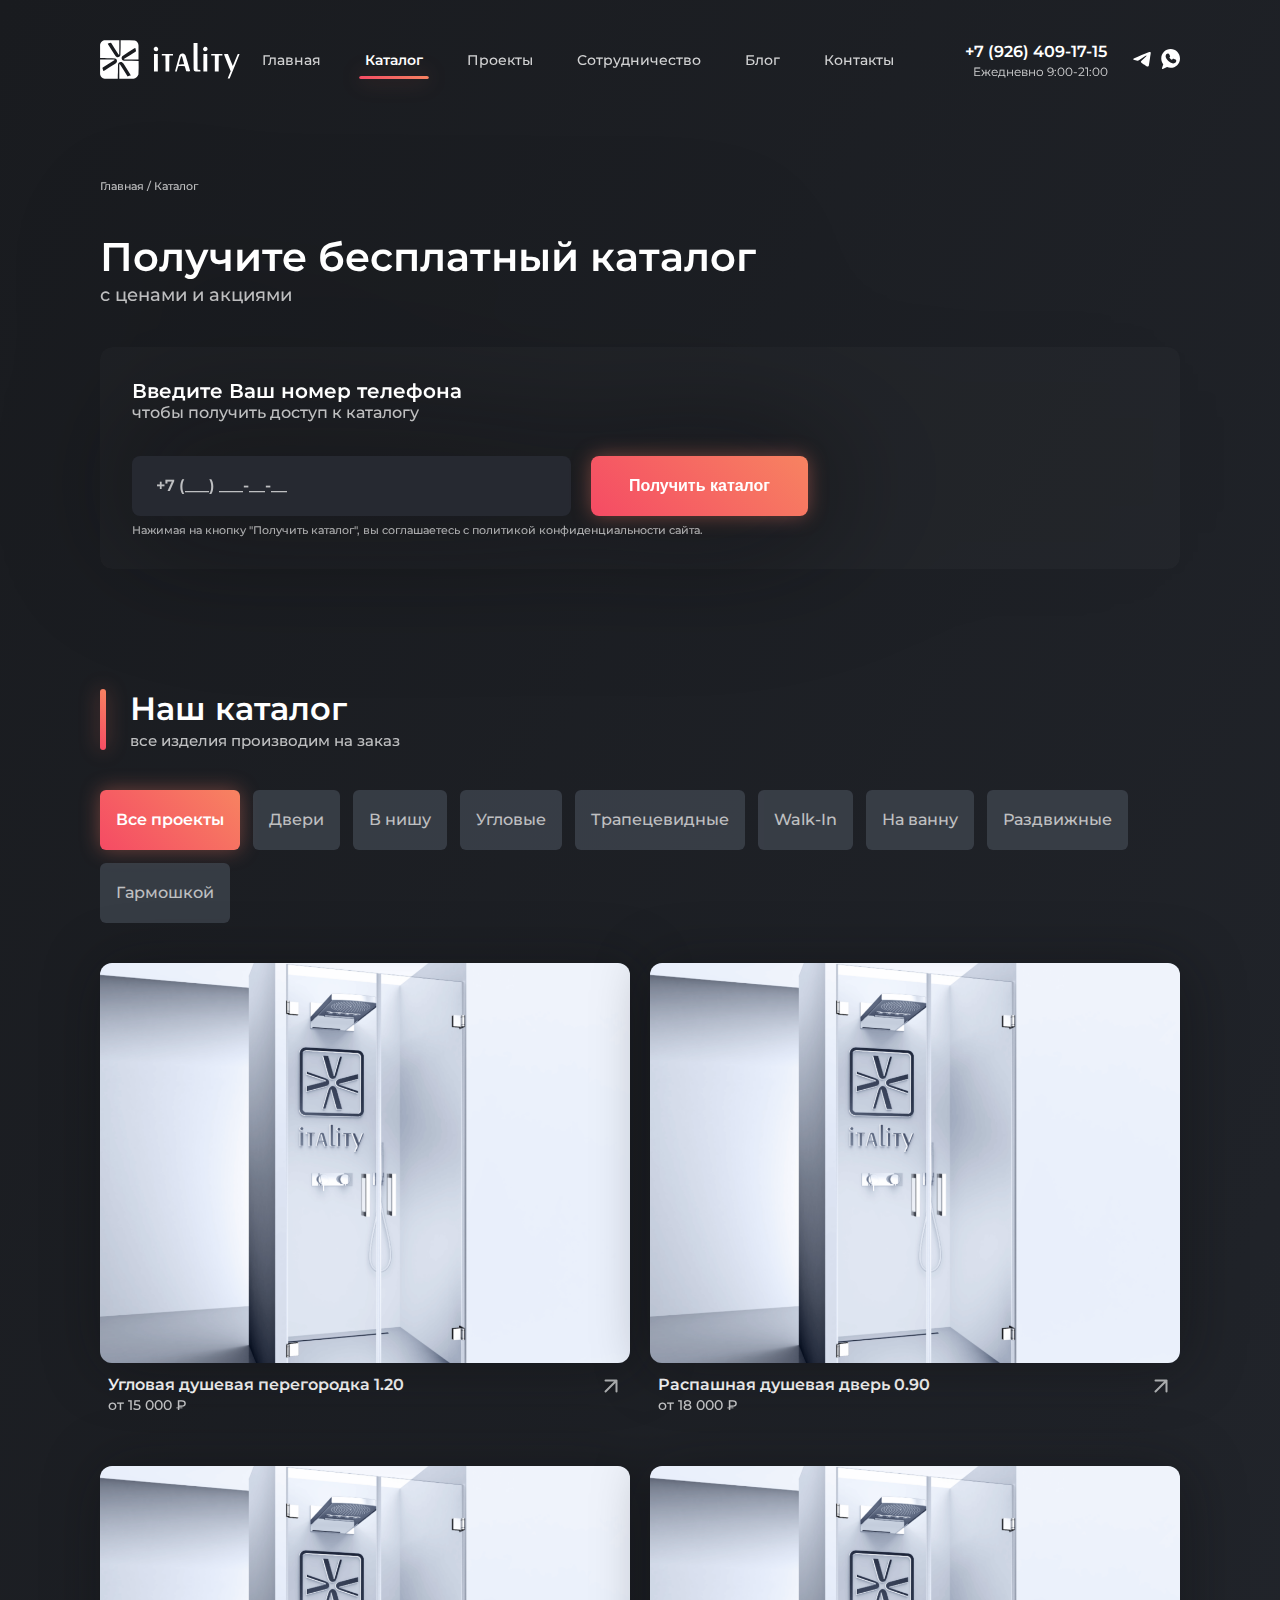
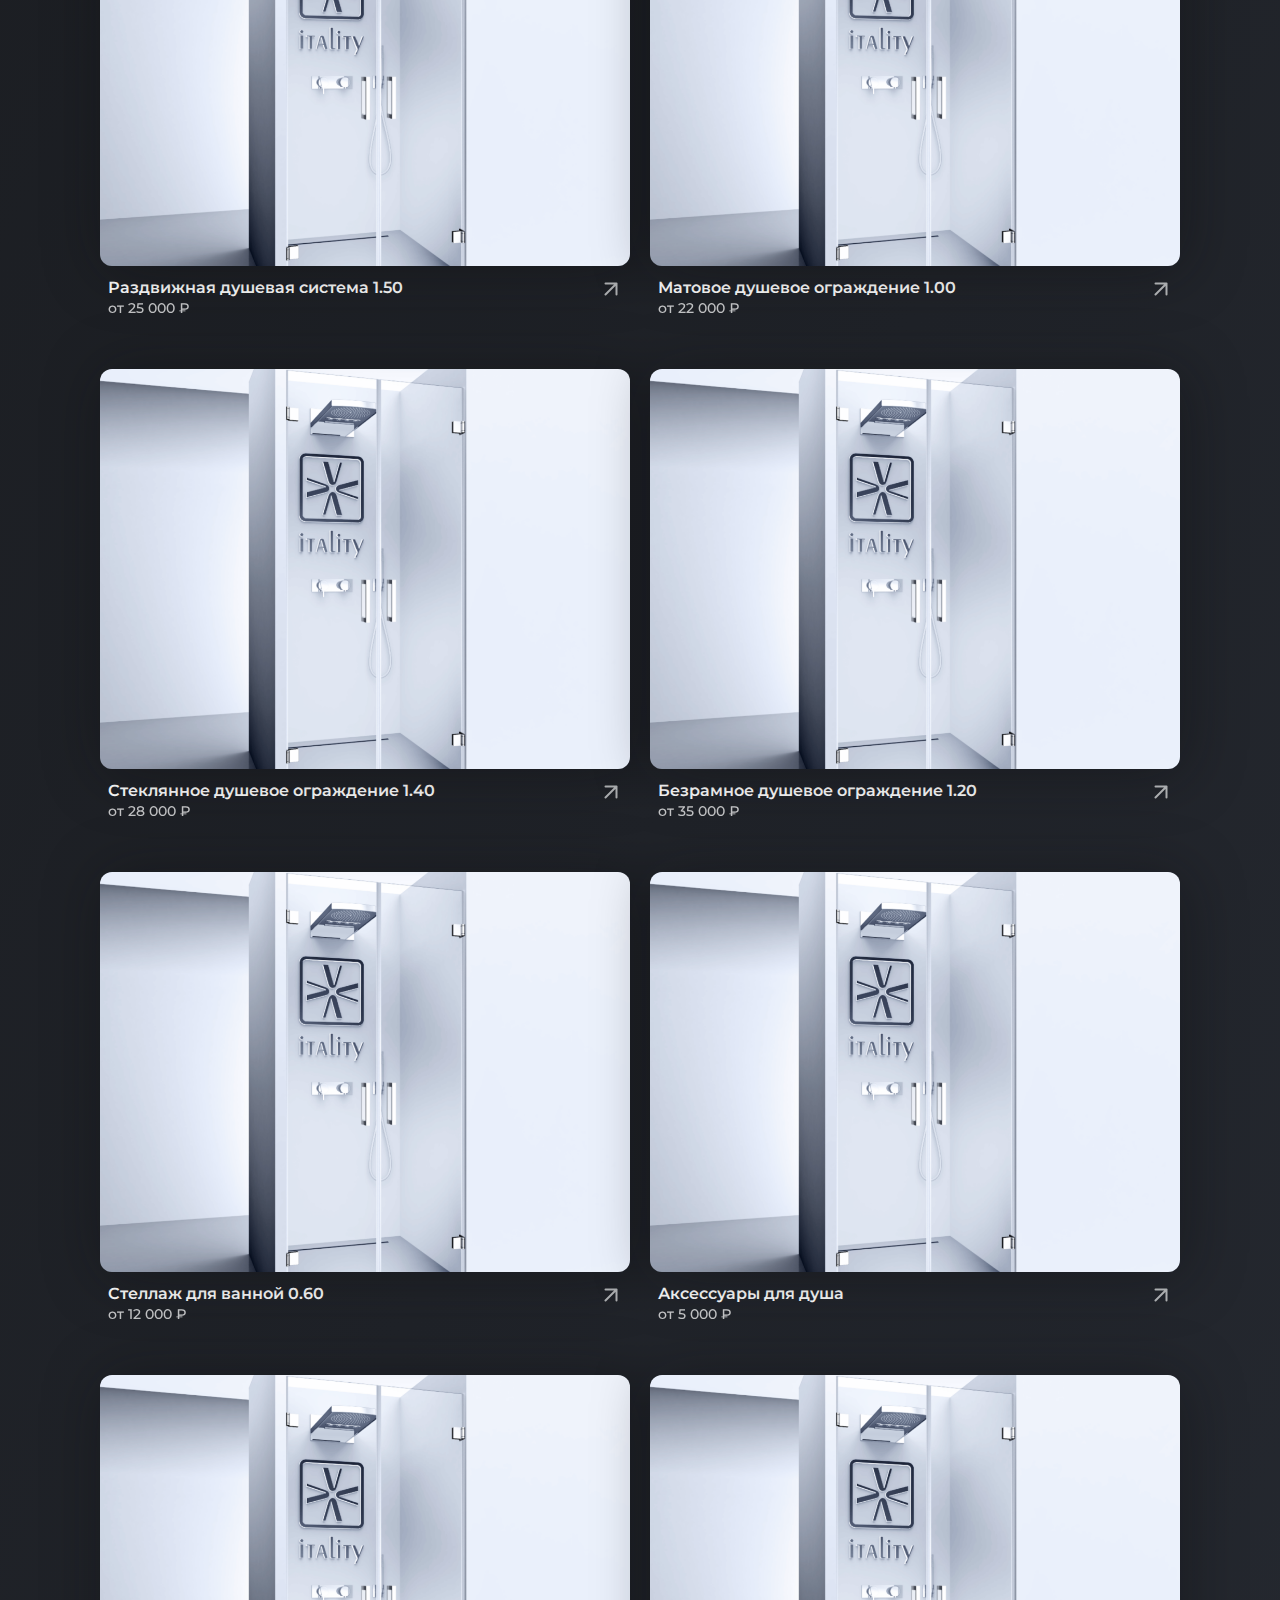
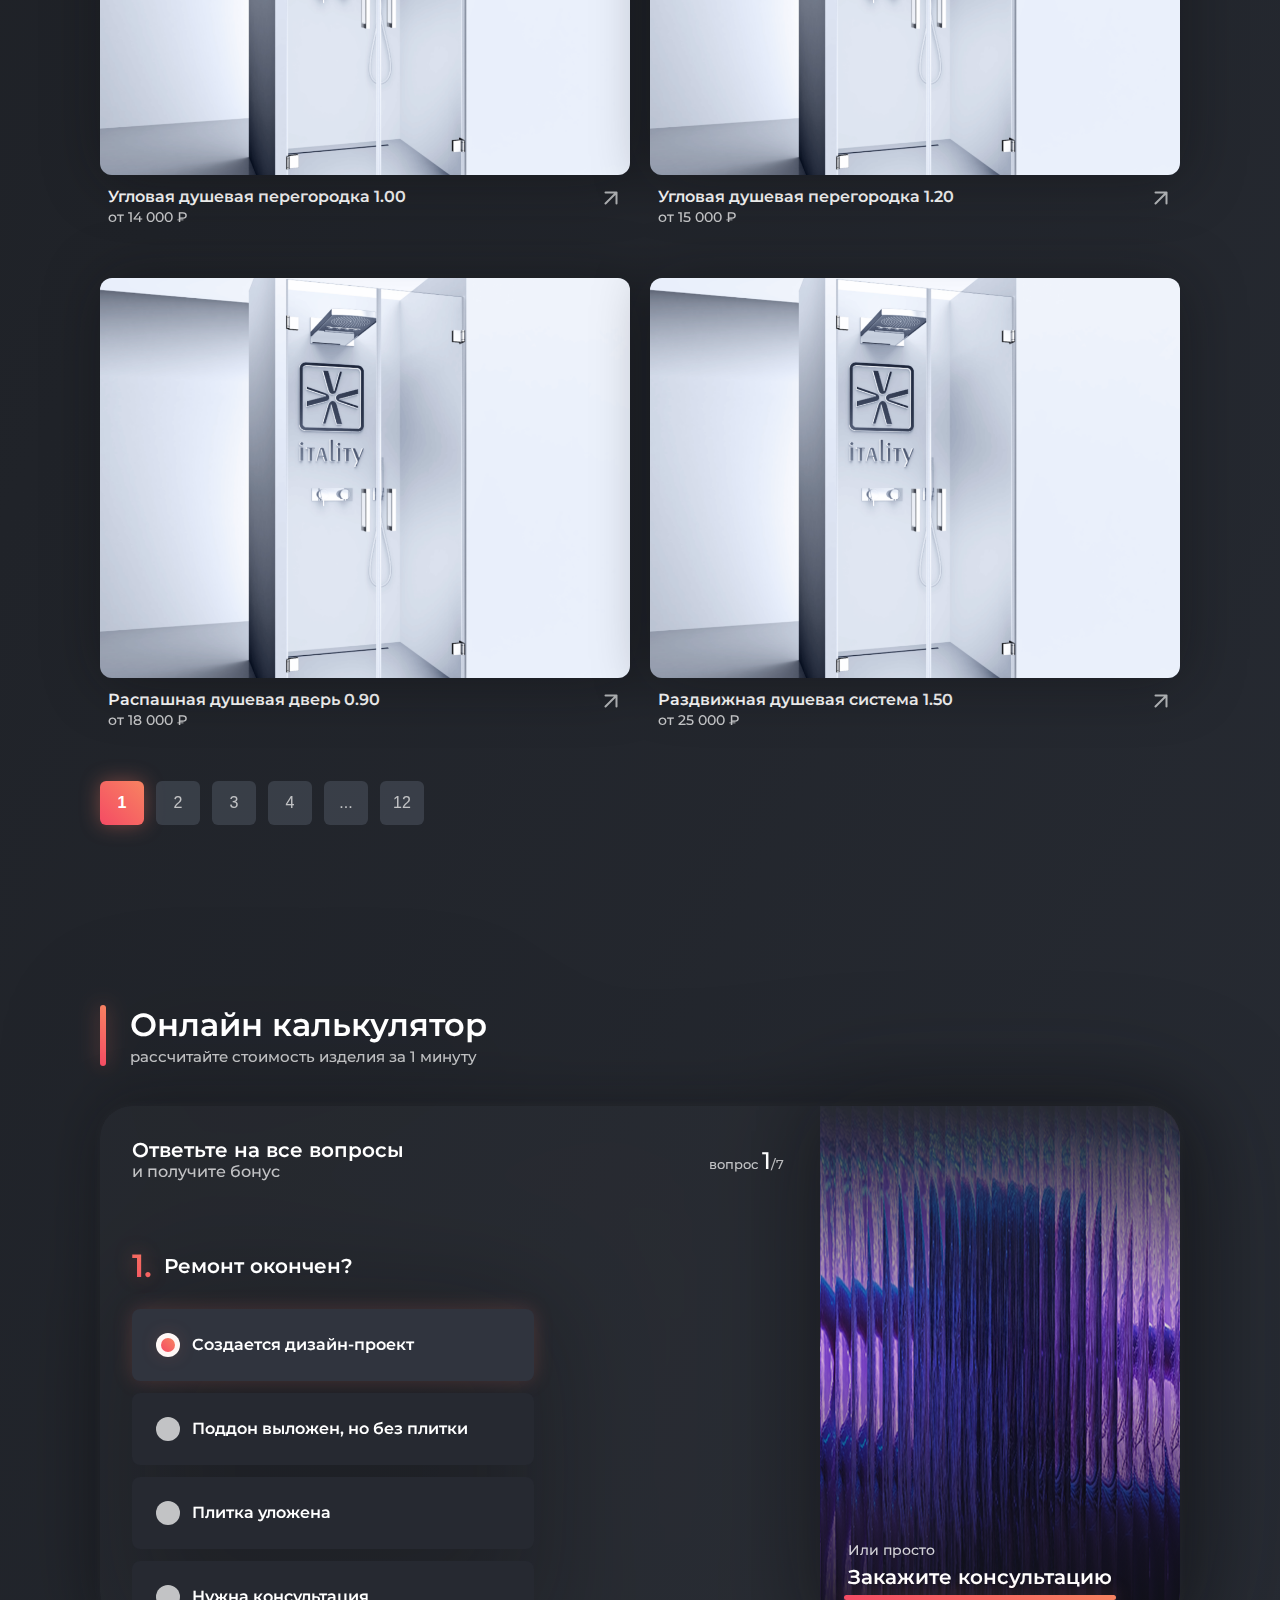
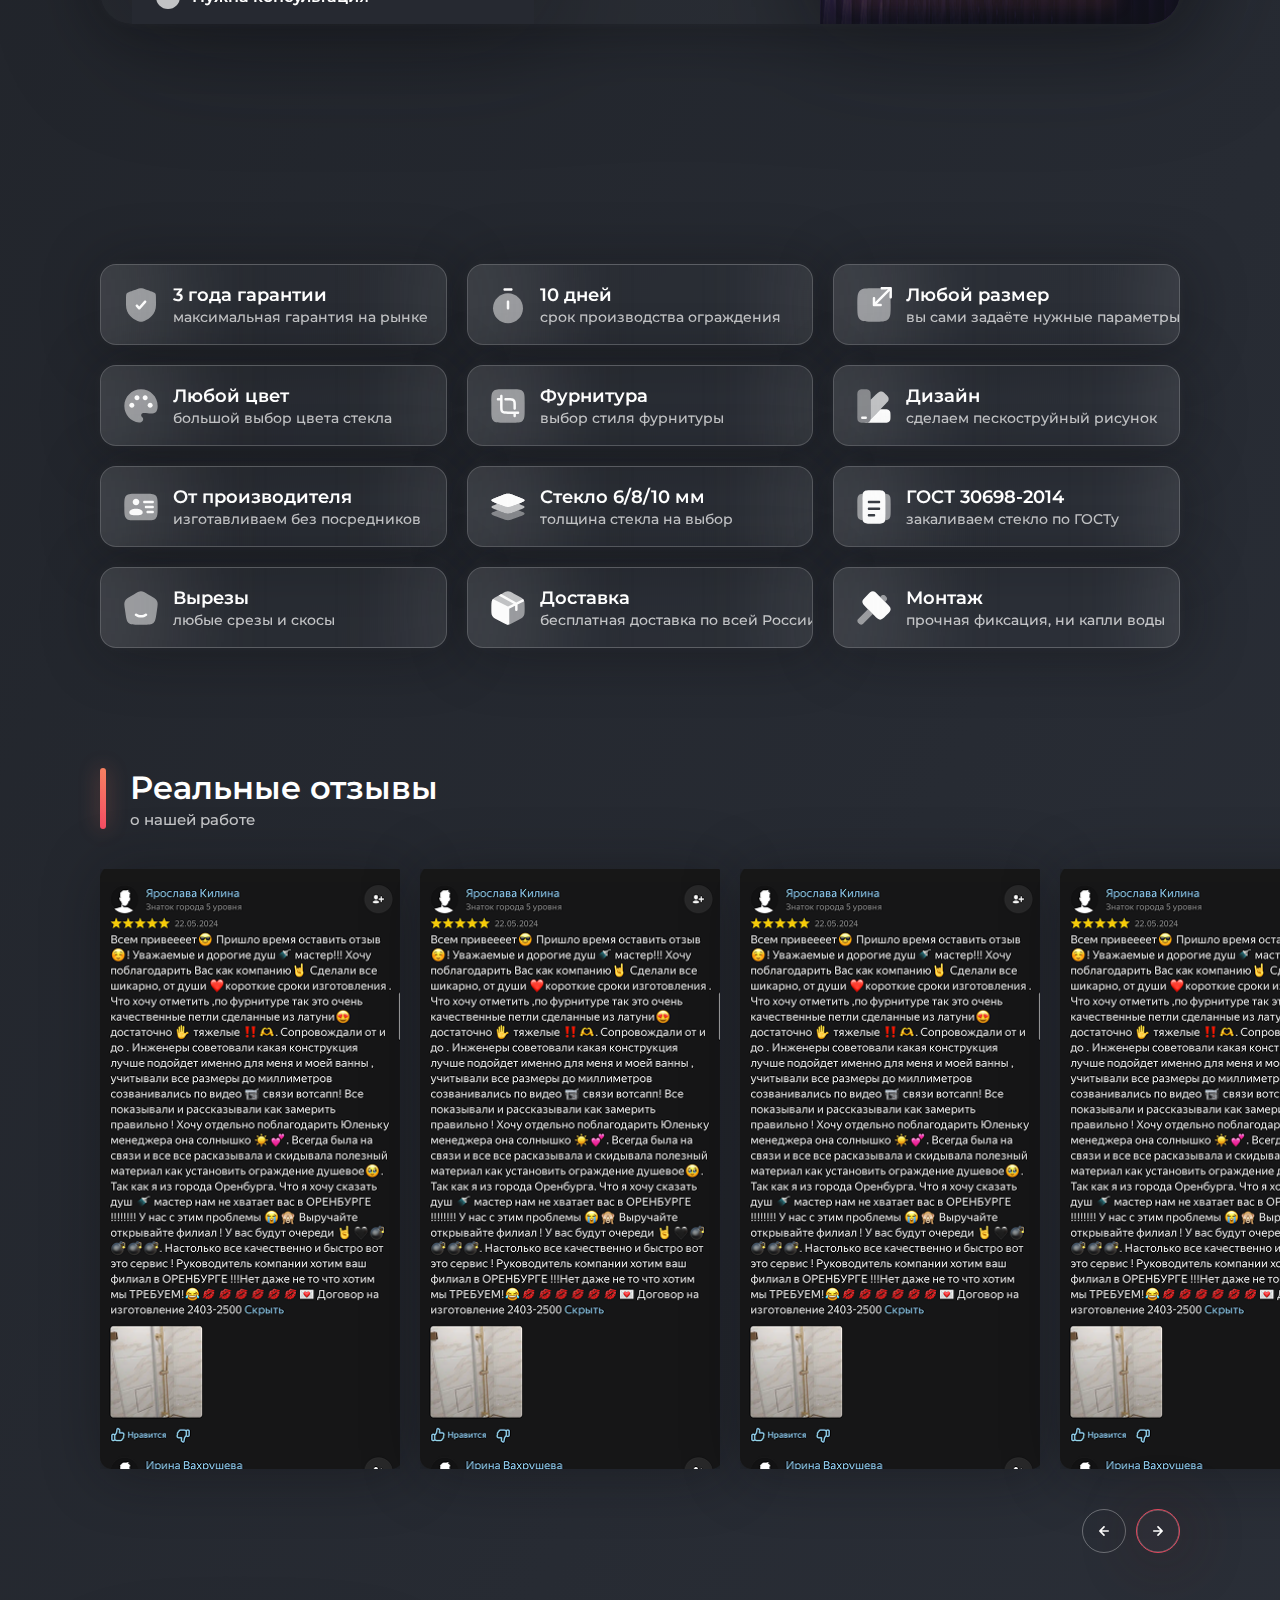
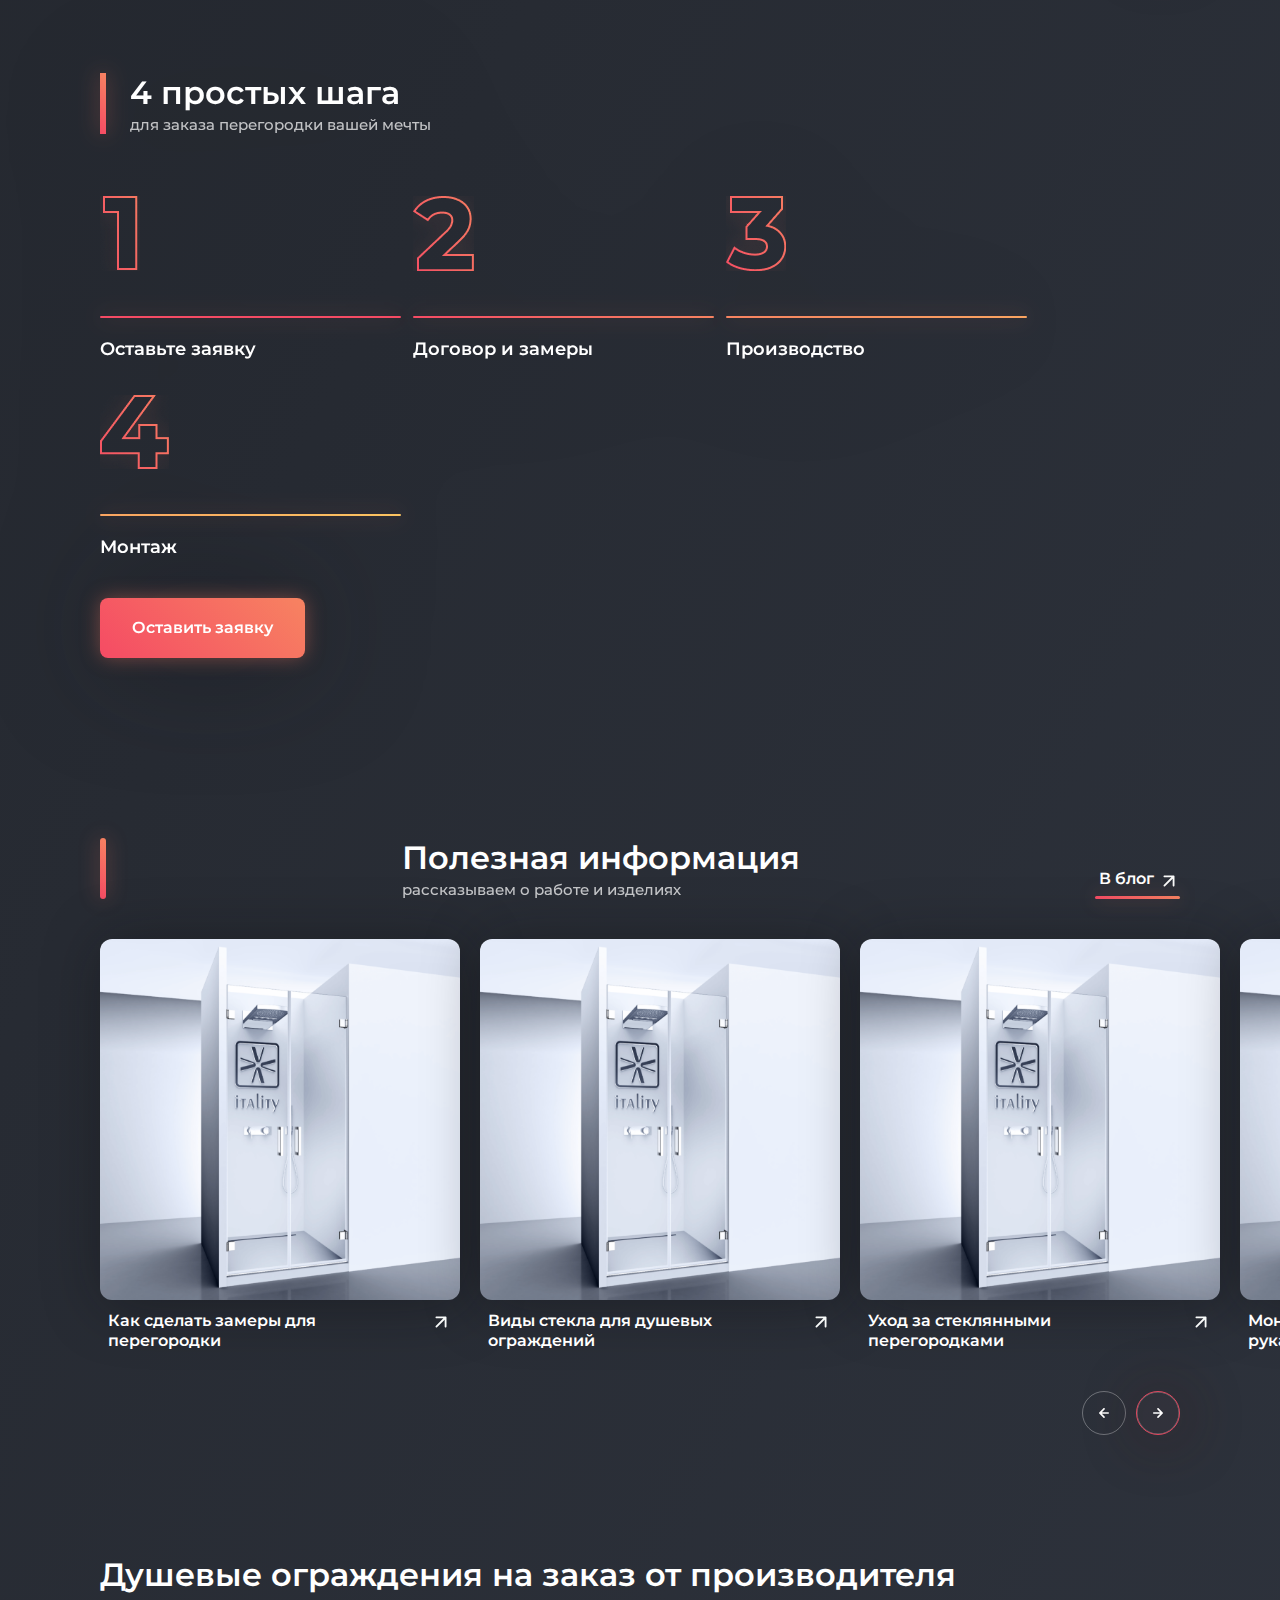
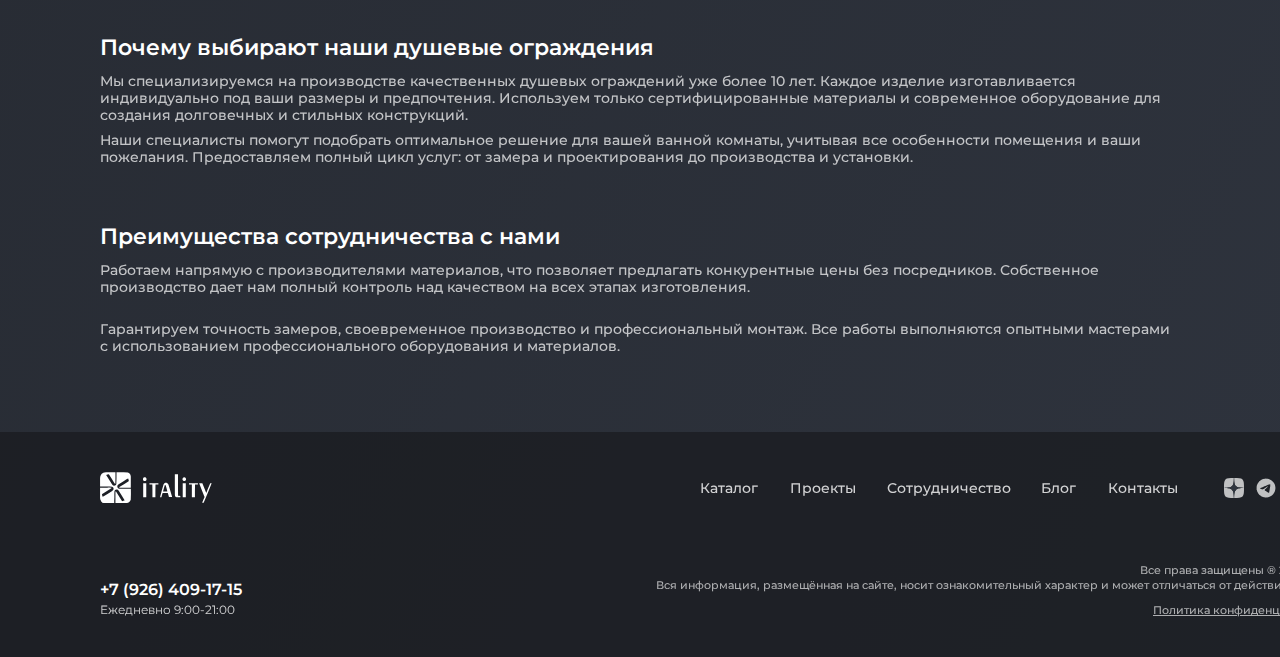
<file: catalog/catalog.html>
<!DOCTYPE html>
<html lang="ru" xmlns="http://www.w3.org/1999/html">
<head>
    <meta charset="UTF-8">
    <meta name="viewport" content="width=device-width, initial-scale=1.0">
    <title>Каталог душевых дверей и ограждений</title>
    <link rel="stylesheet" href="https://fonts.googleapis.com/css2?family=Montserrat:wght@400;500;600;700&display=swap">
    <link rel="stylesheet" href="css/catalog.css">
    <link rel="stylesheet" href="css/responsive.css"></link>

</head>
<body class="catalog-page">
<!-- Фоновые элементы -->
<!--<div class="bg-rectangles">-->
<!--    <div class="bg-rectangle-6"></div>-->
<!--    <div class="bg-rectangle-8"></div>-->
<!--    <div class="bg-rectangle-7"></div>-->
<!--    <div class="bg-rectangle-9"></div>-->
<!--</div>-->
<!-- Основной контейнер -->
<div class="main-container">
    <!-- Header Section -->
    <header class="header-section">

        <div class="logo-container">
            <div class="logo">
                <a href="/" class="logo-link">
                    <img src="img/svg/Logo.svg" alt="Logo" class="logo-image">
                </a>
            </div>
        </div>
        <div class="right-box">
            <nav class="nav-menu">

                <div class="menu-item">
                    <a href="#" class="menu-link">Главная</a>
                </div>

                <div class="menu-item active">
                    <a href="#" class="menu-link">Каталог</a>
                </div>

                <div class="menu-item">
                    <a href="#" class="menu-link">Проекты</a>
                </div>

                <div class="menu-item">
                    <a href="#" class="menu-link">Сотрудничество</a>
                </div>

                <div class="menu-item">
                    <a href="#" class="menu-link">Блог</a>
                </div>

                <div class="menu-item">
                    <a href="#" class="menu-link">Контакты</a>
                </div>
            </nav>

            <div class="contacts-box">
                <div class="phone-box">
                    <div class="phone-number">+7 (926) 409-17-15</div>
                    <div class="working-hours">Ежедневно 9:00-21:00</div>
                </div>

                <div class="social-icons">
                    <div class="social-icon telegram-icon">
                        <a href="https://t.me/username" class="social-icon" target="_blank"
                           rel="noopener noreferrer"
                           aria-label="Telegram">
                            <img src="img/svg/telegram.svg" alt="Telegram" class="icon">
                        </a>
                    </div>

                    <div class="social-icon whatsapp-icon">
                        <a href="https://wa.me/79264091715" class="social-icon" target="_blank"
                           rel="noopener noreferrer" aria-label="WhatsApp">
                            <img src="img/svg/whats-app.svg" alt="WhatsApp" class="icon">
                        </a>
                    </div>


                </div>
            </div>
        </div>

    </header>

    <!-- Catalog Form Section -->
    <section class="catalog-form-section">
        <!-- Хлебные крошки -->
        <div class="catalog-breadcrumbs">
            Главная / Каталог
        </div>
        <div class="catalog-form-header">

            <div class="catalog-form-title-box">
                <h2 class="catalog-form-main-title">Получите бесплатный каталог</h2>
                <p class="catalog-form-subtitle">с ценами и акциями</p>
            </div>
        </div>
        <div class="catalog-form-box">
            <div class="catalog-form-content">
                <div class="catalog-form-top-box">
                    <div class="catalog-form-info">
                        <div class="catalog-form-info-title">Введите Ваш номер телефона</div>
                        <div class="catalog-form-info-desc">чтобы получить доступ к каталогу</div>
                    </div>
                </div>

                <div class="catalog-form-inputs">
                    <form class="catalog-form">
                        <div class="form-row">
                            <div class="form-input-container">
                                <input type="tel" class="form-phone-input" placeholder="+7 (___) ___-__-__">
                            </div>
                            <button type="submit" class="form-submit-button">
                                <span class="form-button-text">Получить каталог</span>
                            </button>
                        </div>
                        <div class="form-agreement">
                            Нажимая на кнопку "Получить каталог", вы соглашаетесь с политикой конфиденциальности
                            сайта.
                        </div>
                    </form>
                </div>
            </div>
        </div>
        <div class="catalog-form-image">
        </div>
    </section>

    <!-- Секция каталога товаров -->
    <section class="catalog-products-section">
        <!-- Заголовок -->
        <div class="catalog-products-header-box">
            <div class="catalog-orange-line"></div>
            <div class="catalog-products-title-container">
                <h2 class="catalog-products-title">Наш каталог</h2>
                <p class="catalog-products-subtitle">все изделия производим на заказ</p>
            </div>
        </div>

        <!-- Вкладки фильтров -->
        <div class="catalog-tabs">
            <div class="catalog-tab active">Все проекты</div>
            <div class="catalog-tab">Двери</div>
            <div class="catalog-tab">В нишу</div>
            <div class="catalog-tab">Угловые</div>
            <div class="catalog-tab">Трапецевидные</div>
            <div class="catalog-tab">Walk-In</div>
            <div class="catalog-tab">На ванну</div>
            <div class="catalog-tab">Раздвижные</div>
            <div class="catalog-tab">Гармошкой</div>
        </div>

        <!-- Сетка товаров -->
        <div class="catalog-grid">
            <!-- Товар 1 -->
            <div class="catalog-section-card">
                <div class="catalog-product-image">
                    <img src="img/image-catalog.png" alt="Угловая душевая перегородка">
                </div>
                <div class="catalog-product-header">
                    <div class="catalog-product-title-box">
                        <div class="catalog-product-name">Угловая душевая перегородка 1.20</div>
                        <div class="catalog-product-price">от 15 000 ₽</div>
                    </div>
                    <div class="catalog-arrow">
                        <svg width="22" height="22" viewBox="0 0 22 22" fill="none">
                            <path d="M5.5 5.5L16.5 16.5M16.5 16.5V5.5M16.5 16.5H5.5" stroke="#FAFCFB" stroke-width="2"
                                  stroke-linecap="round" stroke-linejoin="round"/>
                        </svg>
                    </div>
                </div>
            </div>

            <!-- Товар 2 -->
            <div class="catalog-section-card">
                <div class="catalog-product-image">
                    <img src="img/image-catalog.png" alt="Угловая душевая перегородка">
                </div>
                <div class="catalog-product-header">
                    <div class="catalog-product-title-box">
                        <div class="catalog-product-name">Распашная душевая дверь 0.90</div>
                        <div class="catalog-product-price">от 18 000 ₽</div>
                    </div>
                    <div class="catalog-arrow">
                        <svg width="22" height="22" viewBox="0 0 22 22" fill="none">
                            <path d="M5.5 5.5L16.5 16.5M16.5 16.5V5.5M16.5 16.5H5.5" stroke="#FAFCFB" stroke-width="2"
                                  stroke-linecap="round" stroke-linejoin="round"/>
                        </svg>
                    </div>
                </div>
            </div>

            <!-- Товар 3 -->
            <div class="catalog-section-card">
                <div class="catalog-product-image">
                    <img src="img/image-catalog.png" alt="Угловая душевая перегородка">
                </div>
                <div class="catalog-product-header">
                    <div class="catalog-product-title-box">
                        <div class="catalog-product-name">Раздвижная душевая система 1.50</div>
                        <div class="catalog-product-price">от 25 000 ₽</div>
                    </div>
                    <div class="catalog-arrow">
                        <svg width="22" height="22" viewBox="0 0 22 22" fill="none">
                            <path d="M5.5 5.5L16.5 16.5M16.5 16.5V5.5M16.5 16.5H5.5" stroke="#FAFCFB" stroke-width="2"
                                  stroke-linecap="round" stroke-linejoin="round"/>
                        </svg>
                    </div>
                </div>
            </div>

            <!-- Товар 4 -->
            <div class="catalog-section-card">
                <div class="catalog-product-image">
                    <img src="img/image-catalog.png" alt="Угловая душевая перегородка">
                </div>
                <div class="catalog-product-header">
                    <div class="catalog-product-title-box">
                        <div class="catalog-product-name">Матовое душевое ограждение 1.00</div>
                        <div class="catalog-product-price">от 22 000 ₽</div>
                    </div>
                    <div class="catalog-arrow">
                        <svg width="22" height="22" viewBox="0 0 22 22" fill="none">
                            <path d="M5.5 5.5L16.5 16.5M16.5 16.5V5.5M16.5 16.5H5.5" stroke="#FAFCFB" stroke-width="2"
                                  stroke-linecap="round" stroke-linejoin="round"/>
                        </svg>
                    </div>
                </div>
            </div>

            <!-- Товар 5 -->
            <div class="catalog-section-card">
                <div class="catalog-product-image">
                    <img src="img/image-catalog.png" alt="Угловая душевая перегородка">
                </div>
                <div class="catalog-product-header">
                    <div class="catalog-product-title-box">
                        <div class="catalog-product-name">Стеклянное душевое ограждение 1.40</div>
                        <div class="catalog-product-price">от 28 000 ₽</div>
                    </div>
                    <div class="catalog-arrow">
                        <svg width="22" height="22" viewBox="0 0 22 22" fill="none">
                            <path d="M5.5 5.5L16.5 16.5M16.5 16.5V5.5M16.5 16.5H5.5" stroke="#FAFCFB" stroke-width="2"
                                  stroke-linecap="round" stroke-linejoin="round"/>
                        </svg>
                    </div>
                </div>
            </div>

            <!-- Товар 6 -->
            <div class="catalog-section-card">
                <div class="catalog-product-image">
                    <img src="img/image-catalog.png" alt="Угловая душевая перегородка">
                </div>
                <div class="catalog-product-header">
                    <div class="catalog-product-title-box">
                        <div class="catalog-product-name">Безрамное душевое ограждение 1.20</div>
                        <div class="catalog-product-price">от 35 000 ₽</div>
                    </div>
                    <div class="catalog-arrow">
                        <svg width="22" height="22" viewBox="0 0 22 22" fill="none">
                            <path d="M5.5 5.5L16.5 16.5M16.5 16.5V5.5M16.5 16.5H5.5" stroke="#FAFCFB" stroke-width="2"
                                  stroke-linecap="round" stroke-linejoin="round"/>
                        </svg>
                    </div>
                </div>
            </div>

            <!-- Товар 7 -->
            <div class="catalog-section-card">
                <div class="catalog-product-image">
                    <img src="img/image-catalog.png" alt="Угловая душевая перегородка">
                </div>
                <div class="catalog-product-header">
                    <div class="catalog-product-title-box">
                        <div class="catalog-product-name">Стеллаж для ванной 0.60</div>
                        <div class="catalog-product-price">от 12 000 ₽</div>
                    </div>
                    <div class="catalog-arrow">
                        <svg width="22" height="22" viewBox="0 0 22 22" fill="none">
                            <path d="M5.5 5.5L16.5 16.5M16.5 16.5V5.5M16.5 16.5H5.5" stroke="#FAFCFB" stroke-width="2"
                                  stroke-linecap="round" stroke-linejoin="round"/>
                        </svg>
                    </div>
                </div>
            </div>

            <!-- Товар 8 -->
            <div class="catalog-section-card">
                <div class="catalog-product-image">
                    <img src="img/image-catalog.png" alt="Угловая душевая перегородка">
                </div>
                <div class="catalog-product-header">
                    <div class="catalog-product-title-box">
                        <div class="catalog-product-name">Аксессуары для душа</div>
                        <div class="catalog-product-price">от 5 000 ₽</div>
                    </div>
                    <div class="catalog-arrow">
                        <svg width="22" height="22" viewBox="0 0 22 22" fill="none">
                            <path d="M5.5 5.5L16.5 16.5M16.5 16.5V5.5M16.5 16.5H5.5" stroke="#FAFCFB" stroke-width="2"
                                  stroke-linecap="round" stroke-linejoin="round"/>
                        </svg>
                    </div>
                </div>
            </div>

            <!-- Товар 9 -->
            <div class="catalog-section-card">
                <div class="catalog-product-image">
                    <img src="img/image-catalog.png" alt="Угловая душевая перегородка">
                </div>
                <div class="catalog-product-header">
                    <div class="catalog-product-title-box">
                        <div class="catalog-product-name">Угловая душевая перегородка 1.00</div>
                        <div class="catalog-product-price">от 14 000 ₽</div>
                    </div>
                    <div class="catalog-arrow">
                        <svg width="22" height="22" viewBox="0 0 22 22" fill="none">
                            <path d="M5.5 5.5L16.5 16.5M16.5 16.5V5.5M16.5 16.5H5.5" stroke="#FAFCFB" stroke-width="2"
                                  stroke-linecap="round" stroke-linejoin="round"/>
                        </svg>
                    </div>
                </div>
            </div>

            <!-- Товар 1 -->
            <div class="catalog-section-card">
                <div class="catalog-product-image">
                    <img src="img/image-catalog.png" alt="Угловая душевая перегородка">
                </div>
                <div class="catalog-product-header">
                    <div class="catalog-product-title-box">
                        <div class="catalog-product-name">Угловая душевая перегородка 1.20</div>
                        <div class="catalog-product-price">от 15 000 ₽</div>
                    </div>
                    <div class="catalog-arrow">
                        <svg width="22" height="22" viewBox="0 0 22 22" fill="none">
                            <path d="M5.5 5.5L16.5 16.5M16.5 16.5V5.5M16.5 16.5H5.5" stroke="#FAFCFB" stroke-width="2"
                                  stroke-linecap="round" stroke-linejoin="round"/>
                        </svg>
                    </div>
                </div>
            </div>

            <!-- Товар 2 -->
            <div class="catalog-section-card">
                <div class="catalog-product-image">
                    <img src="img/image-catalog.png" alt="Угловая душевая перегородка">
                </div>
                <div class="catalog-product-header">
                    <div class="catalog-product-title-box">
                        <div class="catalog-product-name">Распашная душевая дверь 0.90</div>
                        <div class="catalog-product-price">от 18 000 ₽</div>
                    </div>
                    <div class="catalog-arrow">
                        <svg width="22" height="22" viewBox="0 0 22 22" fill="none">
                            <path d="M5.5 5.5L16.5 16.5M16.5 16.5V5.5M16.5 16.5H5.5" stroke="#FAFCFB" stroke-width="2"
                                  stroke-linecap="round" stroke-linejoin="round"/>
                        </svg>
                    </div>
                </div>
            </div>

            <!-- Товар 3 -->
            <div class="catalog-section-card">
                <div class="catalog-product-image">
                    <img src="img/image-catalog.png" alt="Угловая душевая перегородка">
                </div>
                <div class="catalog-product-header">
                    <div class="catalog-product-title-box">
                        <div class="catalog-product-name">Раздвижная душевая система 1.50</div>
                        <div class="catalog-product-price">от 25 000 ₽</div>
                    </div>
                    <div class="catalog-arrow">
                        <svg width="22" height="22" viewBox="0 0 22 22" fill="none">
                            <path d="M5.5 5.5L16.5 16.5M16.5 16.5V5.5M16.5 16.5H5.5" stroke="#FAFCFB" stroke-width="2"
                                  stroke-linecap="round" stroke-linejoin="round"/>
                        </svg>
                    </div>
                </div>
            </div>
        </div>

        <!-- Пагинация -->
        <div class="catalog-pagination">
            <button class="catalog-pagination-tab active">1</button>
            <button class="catalog-pagination-tab">2</button>
            <button class="catalog-pagination-tab">3</button>
            <button class="catalog-pagination-tab">4</button>
            <button class="catalog-pagination-tab">...</button>
            <button class="catalog-pagination-tab">12</button>
        </div>
    </section>

    <!-- Calculator Section -->
    <section class="calculator-section">
            <div class="calculator-header-box">
                <div class="calculator-orange-line"></div>

                <div class="calculator-title-box">
                    <h2 class="calculator-main-title">Онлайн калькулятор</h2>
                    <p class="calculator-subtitle">рассчитайте стоимость изделия за 1 минуту</p>
                </div>
            </div>
            <div class="calculator-quiz-box">
                <div class="quiz-content">
                    <div class="quiz-top-box">
                        <div class="quiz-title-box">
                            <div class="quiz-main-text">Ответьте на все вопросы</div>
                            <div class="quiz-bonus-text">и получите бонус</div>
                        </div>
                        <div class="quiz-counter">вопрос <span class="quiz-counter-current">1</span>/7</div>
                    </div>

                    <div class="quiz-question-box">
                        <div class="quiz-question">
                            <div class="question-number">1.</div>
                            <div class="question-text">Ремонт окончен?</div>
                        </div>

                        <div class="quiz-options">
                            <div class="quiz-option quiz-option-selected">
                                <div class="option-checkbox">
                                    <div class="option-outer-circle"></div>
                                    <div class="option-inner-circle"></div>
                                </div>
                                <div class="option-text">Создается дизайн-проект</div>
                            </div>

                            <div class="quiz-option">
                                <div class="option-radio"></div>
                                <div class="option-text">Поддон выложен, но без плитки</div>
                            </div>

                            <div class="quiz-option">
                                <div class="option-radio"></div>
                                <div class="option-text">Плитка уложена</div>
                            </div>

                            <div class="quiz-option">
                                <div class="option-radio"></div>
                                <div class="option-text">Нужна консультация</div>
                            </div>
                        </div>
                    </div>

                    <div class="quiz-button-box">
                        <button class="quiz-next-button">
                            <span class="quiz-button-text">Продолжить</span>
                        </button>
                    </div>
                </div>


                <div class="calculator-image-side">
                    <!-- Картинка как отдельный тег -->
                    <img src="img/501.png" alt="Описание картинки" class="side-image">

                    <!-- Ваш существующий градиент -->
                    <div class="image-gradient"></div>

                    <!-- Ваша кнопка -->
                    <div class="image-button-box">
                        <div class="image-link">
                            <div class="image-button">
                                <div class="image-button-text-1">Или просто</div>
                                <div class="image-button-text-2">Закажите консультацию</div>
                            </div>
                            <div class="image-button-line"></div>
                        </div>
                    </div>
                </div>
            </div>
    </section>

    <!-- Advantages Section -->
    <section class="advantages-section">
        <div class="advantages-container">
            <div class="advantages-grid">
                <!-- Преимущество 1 -->
                <div class="advantage-card">
                    <div class="advantage-ellipse ellipse-right"></div>
                    <div class="advantage-ellipse ellipse-left"></div>
                    <div class="advantage-icon-container icon-shield-check">
                        <img src="img/svg/advantages-1.svg" alt="" class="advantages-icon">
                    </div>
                    <div class="advantage-text">
                        <div class="advantage-title">3 года гарантии</div>
                        <div class="advantage-desc">максимальная гарантия на рынке</div>
                    </div>
                </div>

                <!-- Преимущество 2 -->
                <div class="advantage-card">
                    <div class="advantage-ellipse ellipse-right"></div>
                    <div class="advantage-ellipse ellipse-left"></div>
                    <div class="advantage-icon-container icon-stopwatch">
                        <img src="img/svg/advantages-2.svg" alt="" class="advantages-icon">
                    </div>
                    <div class="advantage-text">
                        <div class="advantage-title">10 дней</div>
                        <div class="advantage-desc">срок производства ограждения</div>
                    </div>
                </div>

                <!-- Преимущество 3 -->
                <div class="advantage-card">
                    <div class="advantage-ellipse ellipse-right"></div>
                    <div class="advantage-ellipse ellipse-left"></div>
                    <div class="advantage-icon-container icon-scale">
                        <img src="img/svg/advantages-3.svg" alt="" class="advantages-icon">
                    </div>
                    <div class="advantage-text">
                        <div class="advantage-title">Любой размер</div>
                        <div class="advantage-desc">вы сами задаёте нужные параметры</div>
                    </div>
                </div>

                <!-- Преимущество 4 -->
                <div class="advantage-card">
                    <div class="advantage-ellipse ellipse-right"></div>
                    <div class="advantage-ellipse ellipse-left"></div>
                    <div class="advantage-icon-container icon-palette-2">
                        <img src="img/svg/advantages-4.svg" alt="" class="advantages-icon">
                    </div>
                    <div class="advantage-text">
                        <div class="advantage-title">Любой цвет</div>
                        <div class="advantage-desc">большой выбор цвета стекла</div>
                    </div>
                </div>

                <!-- Преимущество 5 -->
                <div class="advantage-card">
                    <div class="advantage-ellipse ellipse-right"></div>
                    <div class="advantage-ellipse ellipse-left"></div>
                    <div class="advantage-icon-container icon-crop">
                        <img src="img/svg/advantages-5.svg" alt="" class="advantages-icon">
                    </div>
                    <div class="advantage-text">
                        <div class="advantage-title">Фурнитура</div>
                        <div class="advantage-desc">выбор стиля фурнитуры</div>
                    </div>
                </div>

                <!-- Преимущество 6 -->
                <div class="advantage-card">
                    <div class="advantage-ellipse ellipse-right"></div>
                    <div class="advantage-ellipse ellipse-left"></div>
                    <div class="advantage-icon-container icon-palette">
                        <img src="img/svg/advantages-6.svg" alt="" class="advantages-icon">
                    </div>
                    <div class="advantage-text">
                        <div class="advantage-title">Дизайн</div>
                        <div class="advantage-desc">сделаем пескоструйный рисунок</div>
                    </div>
                </div>

                <!-- Преимущество 7 -->
                <div class="advantage-card">
                    <div class="advantage-ellipse ellipse-right"></div>
                    <div class="advantage-ellipse ellipse-left"></div>
                    <div class="advantage-icon-container icon-user-id">
                        <img src="img/svg/advantages-7.svg" alt="" class="advantages-icon">
                    </div>
                    <div class="advantage-text">
                        <div class="advantage-title">От производителя</div>
                        <div class="advantage-desc">изготавливаем без посредников</div>
                    </div>
                </div>

                <!-- Преимущество 8 -->
                <div class="advantage-card">
                    <div class="advantage-ellipse ellipse-right"></div>
                    <div class="advantage-ellipse ellipse-left"></div>
                    <div class="advantage-icon-container icon-layers">
                        <img src="img/svg/advantages-8.svg" alt="" class="advantages-icon">
                    </div>
                    <div class="advantage-text">
                        <div class="advantage-title">Стекло 6/8/10 мм</div>
                        <div class="advantage-desc">толщина стекла на выбор</div>
                    </div>
                </div>

                <!-- Преимущество 9 -->
                <div class="advantage-card">
                    <div class="advantage-ellipse ellipse-right"></div>
                    <div class="advantage-ellipse ellipse-left"></div>
                    <div class="advantage-icon-container icon-documents">
                        <img src="img/svg/advantages-9.svg" alt="" class="advantages-icon">
                    </div>
                    <div class="advantage-text">
                        <div class="advantage-title">ГОСТ 30698-2014</div>
                        <div class="advantage-desc">закаливаем стекло по ГОСТу</div>
                    </div>
                </div>

                <!-- Преимущество 10 -->
                <div class="advantage-card">
                    <div class="advantage-ellipse ellipse-right"></div>
                    <div class="advantage-ellipse ellipse-left"></div>
                    <div class="advantage-icon-container icon-home-smile">
                        <img src="img/svg/advantages-10.svg" alt="" class="advantages-icon">
                    </div>
                    <div class="advantage-text">
                        <div class="advantage-title">Вырезы</div>
                        <div class="advantage-desc">любые срезы и скосы</div>
                    </div>
                </div>

                <!-- Преимущество 11 -->
                <div class="advantage-card">
                    <div class="advantage-ellipse ellipse-right"></div>
                    <div class="advantage-ellipse ellipse-left"></div>
                    <div class="advantage-icon-container icon-box">
                        <img src="img/svg/advantages-11.svg" alt="" class="advantages-icon">
                    </div>
                    <div class="advantage-text">
                        <div class="advantage-title">Доставка</div>
                        <div class="advantage-desc">бесплатная доставка по всей России</div>
                    </div>
                </div>

                <!-- Преимущество 12 -->
                <div class="advantage-card">
                    <div class="advantage-ellipse ellipse-right"></div>
                    <div class="advantage-ellipse ellipse-left"></div>
                    <div class="advantage-icon-container icon-sledgehammer">
                        <img src="img/svg/advantages-12.svg" alt="" class="advantages-icon">
                    </div>
                    <div class="advantage-text">
                        <div class="advantage-title">Монтаж</div>
                        <div class="advantage-desc">прочная фиксация, ни капли воды</div>
                    </div>
                </div>
            </div>
        </div>
    </section>

    <!-- Reviews Section -->
    <section class="reviews-section">
            <div class="reviews-header">
                <div class="reviews-header-line"></div>

                <div class="reviews-header-content">
                    <h2 class="reviews-main-title">Реальные отзывы</h2>
                    <p class="reviews-subtitle">о нашей работе</p>
                </div>
            </div>
            <div class="reviews-slider-container">
                <div class="reviews-slider">
                    <!-- Отзыв 1 -->
                    <div class="review-image review-image-1"><img src="img/review-1.png" alt=""></div>

                    <!-- Отзыв 2 -->
                    <div class="review-image review-image-2"><img src="img/review-1.png" alt=""></div>

                    <!-- Отзыв 3 -->
                    <div class="review-image review-image-3"><img src="img/review-1.png" alt=""></div>

                    <!-- Отзыв 4 -->
                    <div class="review-image review-image-4"><img src="img/review-1.png" alt=""></div>

                    <!-- Отзыв 5 -->
                    <div class="review-image review-image-5"><img src="img/review-1.png" alt="">></div>
                </div>

                <div class="reviews-slider-controls">
                    <div class="slider-arrow slider-arrow-prev">
                        <svg width="20" height="20" viewBox="0 0 20 20" fill="none" xmlns="http://www.w3.org/2000/svg">
                            <path d="M5.83334 9.16617H12.1583L9.40834 6.4245C9.25142 6.26758 9.16326 6.05475 9.16326 5.83284C9.16326 5.61092 9.25142 5.39809 9.40834 5.24117C9.56526 5.08425 9.77809 4.99609 10 4.99609C10.2219 4.99609 10.4348 5.08425 10.5917 5.24117L14.7583 9.40784C14.8342 9.48709 14.8937 9.58054 14.9333 9.68284C15.0167 9.88572 15.0167 10.1133 14.9333 10.3162C14.8937 10.4185 14.8342 10.5119 14.7583 10.5912L10.5917 14.7578C10.5142 14.8359 10.422 14.8979 10.3205 14.9402C10.2189 14.9826 10.11 15.0043 10 15.0043C9.89 15.0043 9.78107 14.9826 9.67952 14.9402C9.57797 14.8979 9.48581 14.8359 9.40834 14.7578C9.33023 14.6804 9.26824 14.5882 9.22593 14.4867C9.18362 14.3851 9.16184 14.2762 9.16184 14.1662C9.16184 14.0562 9.18362 13.9472 9.22593 13.8457C9.26824 13.7441 9.33023 13.652 9.40834 13.5745L12.1583 10.8328H5.83334C5.61232 10.8328 5.40036 10.745 5.24408 10.5888C5.0878 10.4325 5.00001 10.2205 5.00001 9.9995C5.00001 9.77849 5.0878 9.56653 5.24408 9.41025C5.40036 9.25397 5.61232 9.16617 5.83334 9.16617Z"
                                  fill="white"/>
                        </svg>
                    </div>

                    <div class="slider-arrow slider-arrow-next">
                        <svg class="arrow-icon" width="20" height="20" viewBox="0 0 20 20" fill="none"
                             xmlns="http://www.w3.org/2000/svg">
                            <path d="M5.83334 9.16617H12.1583L9.40834 6.4245C9.25142 6.26758 9.16326 6.05475 9.16326 5.83284C9.16326 5.61092 9.25142 5.39809 9.40834 5.24117C9.56526 5.08425 9.77809 4.99609 10 4.99609C10.2219 4.99609 10.4348 5.08425 10.5917 5.24117L14.7583 9.40784C14.8342 9.48709 14.8937 9.58054 14.9333 9.68284C15.0167 9.88572 15.0167 10.1133 14.9333 10.3162C14.8937 10.4185 14.8342 10.5119 14.7583 10.5912L10.5917 14.7578C10.5142 14.8359 10.422 14.8979 10.3205 14.9402C10.2189 14.9826 10.11 15.0043 10 15.0043C9.89 15.0043 9.78107 14.9826 9.67952 14.9402C9.57797 14.8979 9.48581 14.8359 9.40834 14.7578C9.33023 14.6804 9.26824 14.5882 9.22593 14.4867C9.18362 14.3851 9.16184 14.2762 9.16184 14.1662C9.16184 14.0562 9.18362 13.9472 9.22593 13.8457C9.26824 13.7441 9.33023 13.652 9.40834 13.5745L12.1583 10.8328H5.83334C5.61232 10.8328 5.40036 10.745 5.24408 10.5888C5.0878 10.4325 5.00001 10.2205 5.00001 9.9995C5.00001 9.77849 5.0878 9.56653 5.24408 9.41025C5.40036 9.25397 5.61232 9.16617 5.83334 9.16617Z"
                                  fill="white"/>
                        </svg>
                    </div>
                </div>
            </div>
    </section>

    <!-- Steps Section -->
    <section class="steps-section">

            <div class="steps-header">
                <div class="steps-header-line"></div>
                <div class="steps-header-content">
                    <h2 class="steps-main-title">4 простых шага</h2>
                    <p class="steps-subtitle">для заказа перегородки вашей мечты</p>
                </div>
            </div>

            <div class="steps-grid">
                <!-- Шаг 1 -->
                <div class="step-card">
                    <div class="step-number">
                        <img src="img/1-1.png" alt="1" class="step-number-image">

                    </div>
                    <div class="step-line"></div>
                    <div class="step-title">Оставьте заявку</div>
                </div>

                <!-- Шаг 2 -->
                <div class="step-card">
                    <div class="step-number">
                        <img src="img/2-1.png" alt="2" class="step-number-image">
                    </div>
                    <div class="step-line"></div>
                    <div class="step-title">Договор и замеры</div>
                </div>

                <!-- Шаг 3 -->
                <div class="step-card">
                    <div class="step-number">
                        <img src="img/3-1.png" alt="3" class="step-number-image">
                    </div>
                    <div class="step-line"></div>
                    <div class="step-title">Производство</div>
                </div>

                <!-- Шаг 4 -->
                <div class="step-card">
                    <div class="step-number">
                        <img src="img/4-1.png" alt="4" class="step-number-image">
                    </div>
                    <div class="step-line"></div>
                    <div class="step-title">Монтаж</div>
                </div>
            </div>
            <button class="steps-button">
                <span class="steps-button-text">Оставить заявку</span>
            </button>
    </section>

    <!-- Blog Section -->
    <section class="blog-section">

            <div class="blog-header">
                <div class="blog-header-line"></div>

                <div class="blog-header-content">
                    <h2 class="blog-main-title">Полезная информация</h2>
                    <p class="blog-subtitle">рассказываем о работе и изделиях</p>
                </div>

                <div class="blog-header-link">
                    <div class="blog-link-button">
                        <span class="blog-link-text">В блог</span>
                        <div class="blog-link-arrow"><img src="img/svg/lower-right-arrow.svg" alt="" class="arrow">
                        </div>
                    </div>
                    <div class="blog-link-line"></div>
                </div>
            </div>
            <div class="blog-slider-container">
                <div class="blog-slider">
                    <!-- Статья 1 -->
                    <div class="blog-card">
                        <div class="blog-card-image blog-image-1"><img src="img/blog-img.png" alt=""></div>
                        <div class="blog-card-header">
                            <div class="blog-card-title">Как сделать замеры для перегородки</div>
                            <div class="blog-card-arrow"><img src="img/svg/lower-right-arrow.svg" alt="" class="arrow">
                            </div>
                        </div>
                    </div>

                    <!-- Статья 2 -->
                    <div class="blog-card">
                        <div class="blog-card-image blog-image-2"><img src="img/blog-img.png" alt=""></div>
                        <div class="blog-card-header">
                            <div class="blog-card-title">Виды стекла для душевых ограждений</div>
                            <div class="blog-card-arrow"><img src="img/svg/lower-right-arrow.svg" alt="" class="arrow">
                            </div>
                        </div>
                    </div>

                    <!-- Статья 3 -->
                    <div class="blog-card">
                        <div class="blog-card-image blog-image-3"><img src="img/blog-img.png" alt=""></div>
                        <div class="blog-card-header">
                            <div class="blog-card-title">Уход за стеклянными перегородками</div>
                            <div class="blog-card-arrow"><img src="img/svg/lower-right-arrow.svg" alt="" class="arrow">
                            </div>
                        </div>
                    </div>

                    <!-- Статья 4 -->
                    <div class="blog-card">
                        <div class="blog-card-image blog-image-4"><img src="img/blog-img.png" alt=""></div>
                        <div class="blog-card-header">
                            <div class="blog-card-title">Монтаж душевой двери своими руками</div>
                            <div class="blog-card-arrow"><img src="img/svg/lower-right-arrow.svg" alt="" class="arrow">
                            </div>
                        </div>
                    </div>
                </div>

                <div class="blog-slider-controls">
                    <div class="slider-arrow slider-arrow-prev">
                        <svg width="20" height="20" viewBox="0 0 20 20" fill="none" xmlns="http://www.w3.org/2000/svg">
                            <path d="M5.83334 9.16617H12.1583L9.40834 6.4245C9.25142 6.26758 9.16326 6.05475 9.16326 5.83284C9.16326 5.61092 9.25142 5.39809 9.40834 5.24117C9.56526 5.08425 9.77809 4.99609 10 4.99609C10.2219 4.99609 10.4348 5.08425 10.5917 5.24117L14.7583 9.40784C14.8342 9.48709 14.8937 9.58054 14.9333 9.68284C15.0167 9.88572 15.0167 10.1133 14.9333 10.3162C14.8937 10.4185 14.8342 10.5119 14.7583 10.5912L10.5917 14.7578C10.5142 14.8359 10.422 14.8979 10.3205 14.9402C10.2189 14.9826 10.11 15.0043 10 15.0043C9.89 15.0043 9.78107 14.9826 9.67952 14.9402C9.57797 14.8979 9.48581 14.8359 9.40834 14.7578C9.33023 14.6804 9.26824 14.5882 9.22593 14.4867C9.18362 14.3851 9.16184 14.2762 9.16184 14.1662C9.16184 14.0562 9.18362 13.9472 9.22593 13.8457C9.26824 13.7441 9.33023 13.652 9.40834 13.5745L12.1583 10.8328H5.83334C5.61232 10.8328 5.40036 10.745 5.24408 10.5888C5.0878 10.4325 5.00001 10.2205 5.00001 9.9995C5.00001 9.77849 5.0878 9.56653 5.24408 9.41025C5.40036 9.25397 5.61232 9.16617 5.83334 9.16617Z"
                                  fill="white"/>
                        </svg>
                    </div>

                    <div class="slider-arrow slider-arrow-next">
                        <svg class="arrow-icon" width="20" height="20" viewBox="0 0 20 20" fill="none"
                             xmlns="http://www.w3.org/2000/svg">
                            <path d="M5.83334 9.16617H12.1583L9.40834 6.4245C9.25142 6.26758 9.16326 6.05475 9.16326 5.83284C9.16326 5.61092 9.25142 5.39809 9.40834 5.24117C9.56526 5.08425 9.77809 4.99609 10 4.99609C10.2219 4.99609 10.4348 5.08425 10.5917 5.24117L14.7583 9.40784C14.8342 9.48709 14.8937 9.58054 14.9333 9.68284C15.0167 9.88572 15.0167 10.1133 14.9333 10.3162C14.8937 10.4185 14.8342 10.5119 14.7583 10.5912L10.5917 14.7578C10.5142 14.8359 10.422 14.8979 10.3205 14.9402C10.2189 14.9826 10.11 15.0043 10 15.0043C9.89 15.0043 9.78107 14.9826 9.67952 14.9402C9.57797 14.8979 9.48581 14.8359 9.40834 14.7578C9.33023 14.6804 9.26824 14.5882 9.22593 14.4867C9.18362 14.3851 9.16184 14.2762 9.16184 14.1662C9.16184 14.0562 9.18362 13.9472 9.22593 13.8457C9.26824 13.7441 9.33023 13.652 9.40834 13.5745L12.1583 10.8328H5.83334C5.61232 10.8328 5.40036 10.745 5.24408 10.5888C5.0878 10.4325 5.00001 10.2205 5.00001 9.9995C5.00001 9.77849 5.0878 9.56653 5.24408 9.41025C5.40036 9.25397 5.61232 9.16617 5.83334 9.16617Z"
                                  fill="white"/>
                        </svg>
                    </div>
                </div>
            </div>
    </section>

    <!-- SEO Section -->
    <section class="seo-section">

            <div class="seo-header">
                <div class="seo-header-content">
                    <h1 class="seo-main-title">Душевые ограждения на заказ от производителя</h1>
                </div>
            </div>
            <div class="seo-text-block">
                <div class="seo-text-header">
                    <h2 class="seo-subtitle">Почему выбирают наши душевые ограждения</h2>
                </div>
                <div class="seo-text-content">
                    <p>Мы специализируемся на производстве качественных душевых ограждений уже более 10 лет. Каждое
                        изделие
                        изготавливается индивидуально под ваши размеры и предпочтения. Используем только
                        сертифицированные
                        материалы и современное оборудование для создания долговечных и стильных конструкций.</p>
                    <p>Наши специалисты помогут подобрать оптимальное решение для вашей ванной комнаты, учитывая все
                        особенности
                        помещения и ваши пожелания. Предоставляем полный цикл услуг: от замера и проектирования до
                        производства
                        и установки.</p>
                </div>
            </div>
            <div class="seo-text-block">
                <div class="seo-text-header">
                    <h2 class="seo-subtitle">Преимущества сотрудничества с нами</h2>
                </div>
                <div class="seo-text-content">
                    <p>Работаем напрямую с производителями материалов, что позволяет предлагать конкурентные цены без
                        посредников. Собственное производство дает нам полный контроль над качеством на всех этапах
                        изготовления.</p>
                    <p>Гарантируем точность замеров, своевременное производство и профессиональный монтаж. Все работы
                        выполняются опытными мастерами с использованием профессионального оборудования и материалов.</p>
                </div>
            </div>

    </section>
    <!-- Footer Section -->
    <footer class="footer-section">

            <div class="footer-top-box">
                <div class="footer-logo-container">
                    <div class="footer-logo"><img src="img/svg/Logo.svg" alt="Logo" class="logo-image"></div>
                </div>

                <div class="footer-right-box">
                    <nav class="footer-menu">
                        <div class="footer-menu-item">
                            <a href="#" class="footer-menu-link">Каталог</a>
                        </div>

                        <div class="footer-menu-item">
                            <a href="#" class="footer-menu-link">Проекты</a>
                        </div>

                        <div class="footer-menu-item">
                            <a href="#" class="footer-menu-link">Сотрудничество</a>
                        </div>

                        <div class="footer-menu-item">
                            <a href="#" class="footer-menu-link">Блог</a>
                        </div>

                        <div class="footer-menu-item">
                            <a href="#" class="footer-menu-link">Контакты</a>
                        </div>
                    </nav>

                    <div class="footer-social">
                        <div class="footer-social-icon footer-yandex">
                            <a href="/" class="footer-social-link">
                                <img src="img/svg/yandex-logo.svg" alt="logo-footer-yandex" class="logo-image">
                            </a>
                        </div>
                        <div class="footer-social-icon footer-telegram">
                            <a href="/" class="footer-social-link">
                                <img src="img/telegram.png" alt="logo-footer-telegram" class="logo-image">
                            </a>
                        </div>
                        <div class="footer-social-icon footer-youtube">
                            <a href="/" class="footer-social-link">
                                <img src="img/svg/youtube-logo.svg" alt="logo-footer-youtube" class="logo-image">
                            </a>
                        </div>
                        <div class="footer-social-icon footer-whatsapp">
                            <a href="/" class="footer-social-link">
                                <img src="img/svg/whats-app.svg" alt="logo-footer-whatsapp" class="logo-image">
                            </a>
                        </div>
                    </div>
                </div>
            </div>
            <div class="footer-bottom-box">
                <div class="footer-contacts">
                    <div class="footer-phone-box">
                        <div class="footer-phone-number">+7 (926) 409-17-15</div>
                        <div class="footer-working-hours">Ежедневно 9:00-21:00</div>
                    </div>
                </div>

                <div class="footer-copyright">
                    <div class="footer-copyright-text">
                        <div class="footer-rights">Все права защищены ® 2024 Itality</div>
                        <div class="footer-disclaimer">Вся информация, размещённая на сайте, носит ознакомительный
                            характер
                            и
                            может отличаться от действительности
                        </div>
                    </div>
                    <a href="#" class="footer-privacy">Политика конфиденциальности</a>
                </div>
            </div>
    </footer>
</div>

<script>
    // Маска для телефона
    const phoneInput = document.querySelector('.form-phone-input');
    phoneInput.addEventListener('input', function (e) {
        let value = this.value.replace(/\D/g, '');
        if (value.length > 0) {
            value = '+7 (' + value;
            if (value.length > 7) value = value.slice(0, 7) + ') ' + value.slice(7);
            if (value.length > 12) value = value.slice(0, 12) + '-' + value.slice(12);
            if (value.length > 15) value = value.slice(0, 15) + '-' + value.slice(15);
            if (value.length > 18) value = value.slice(0, 18);
        }
        this.value = value;
    });

    // Отправка формы
    document.querySelector('.catalog-form').addEventListener('submit', function (e) {
        e.preventDefault();
        const phone = this.querySelector('.catalog-phone-input').value;
        if (phone.length >= 10) {
            alert('Спасибо! Каталог будет отправлен вам в ближайшее время.');
            this.reset();
        } else {
            alert('Пожалуйста, введите корректный номер телефона');
        }
    });

    // Переключение вкладок
    document.querySelectorAll('.catalog-tab').forEach(tab => {
        tab.addEventListener('click', function () {
            document.querySelectorAll('.catalog-tab').forEach(t => {
                t.classList.remove('active');
            });
            this.classList.add('active');
        });
    });

    // Переключение пагинации
    document.querySelectorAll('.catalog-pagination-tab').forEach(button => {
        button.addEventListener('click', function () {
            if (!this.classList.contains('active') && this.textContent !== '...') {
                document.querySelectorAll('.catalog-pagination-tab').forEach(btn => {
                    btn.classList.remove('active');
                });
                this.classList.add('active');
            }
        });
    });
</script>
</body>
</html>
</file>
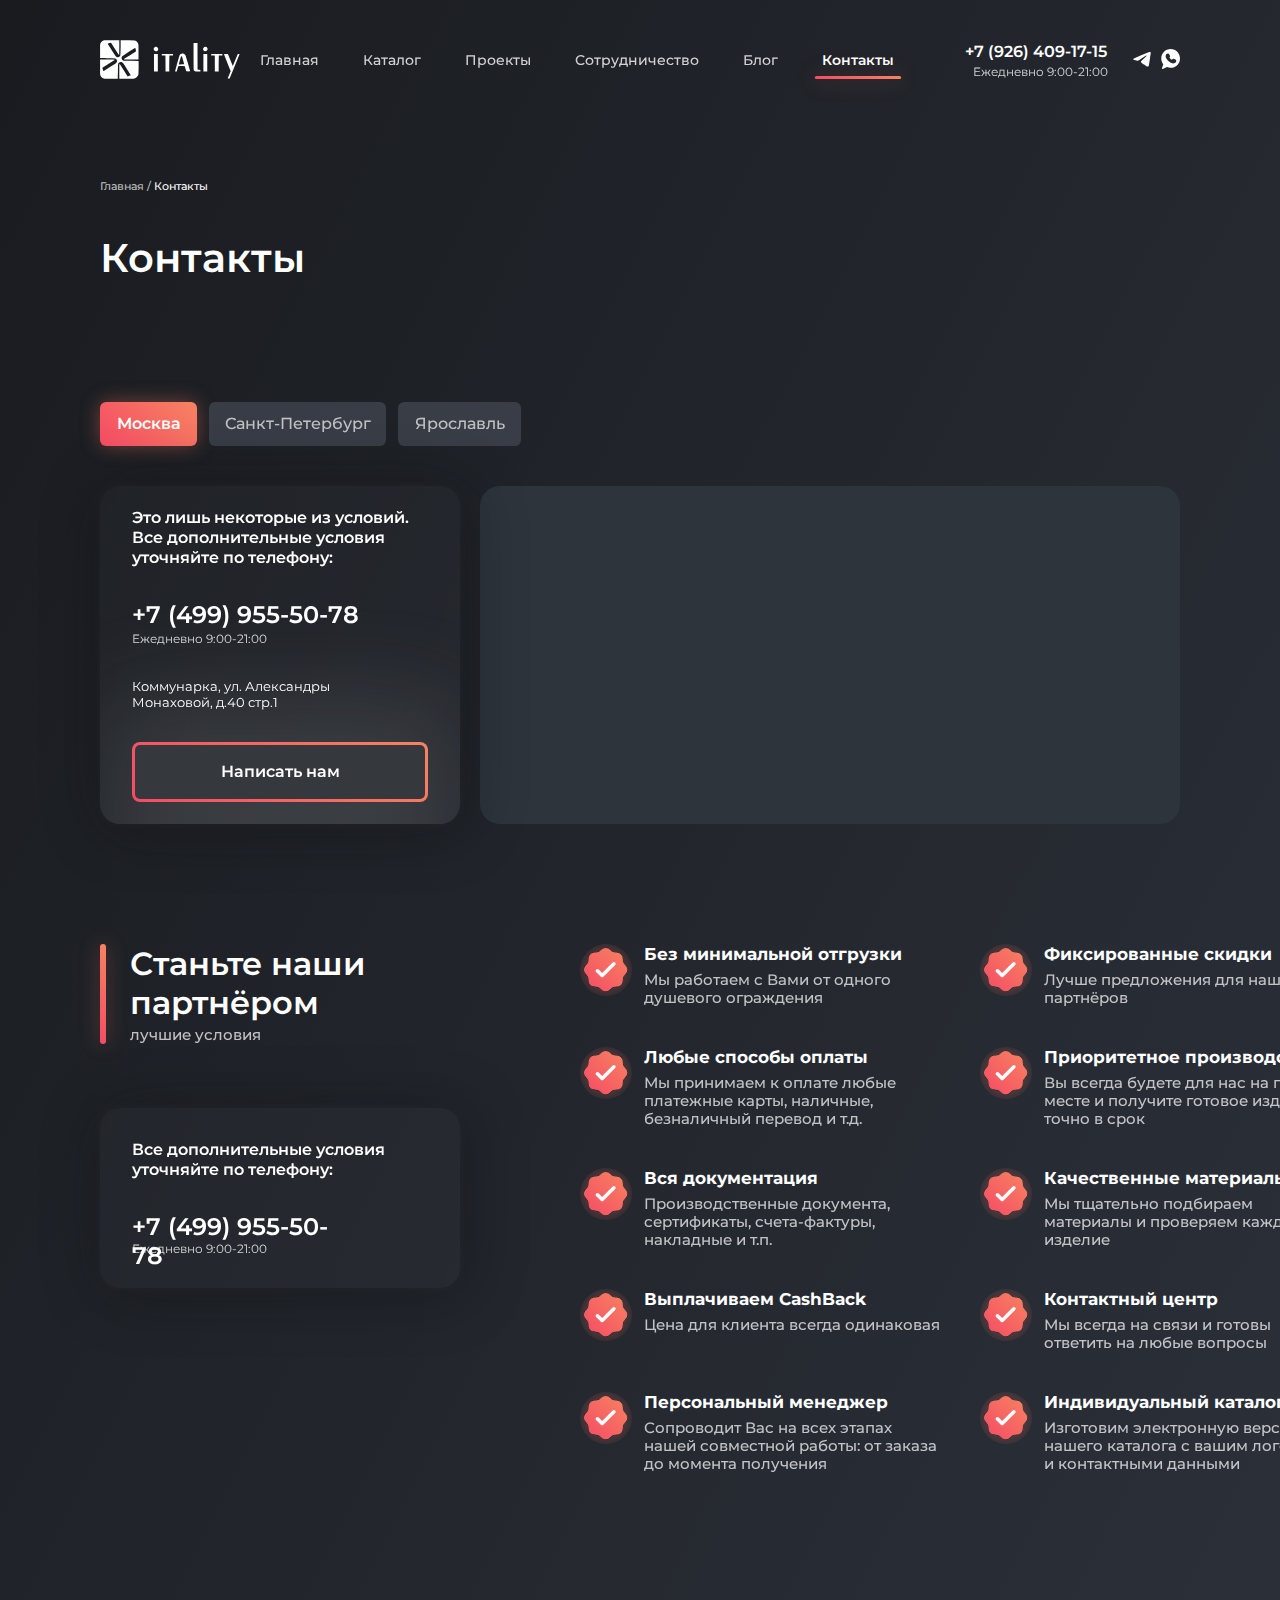
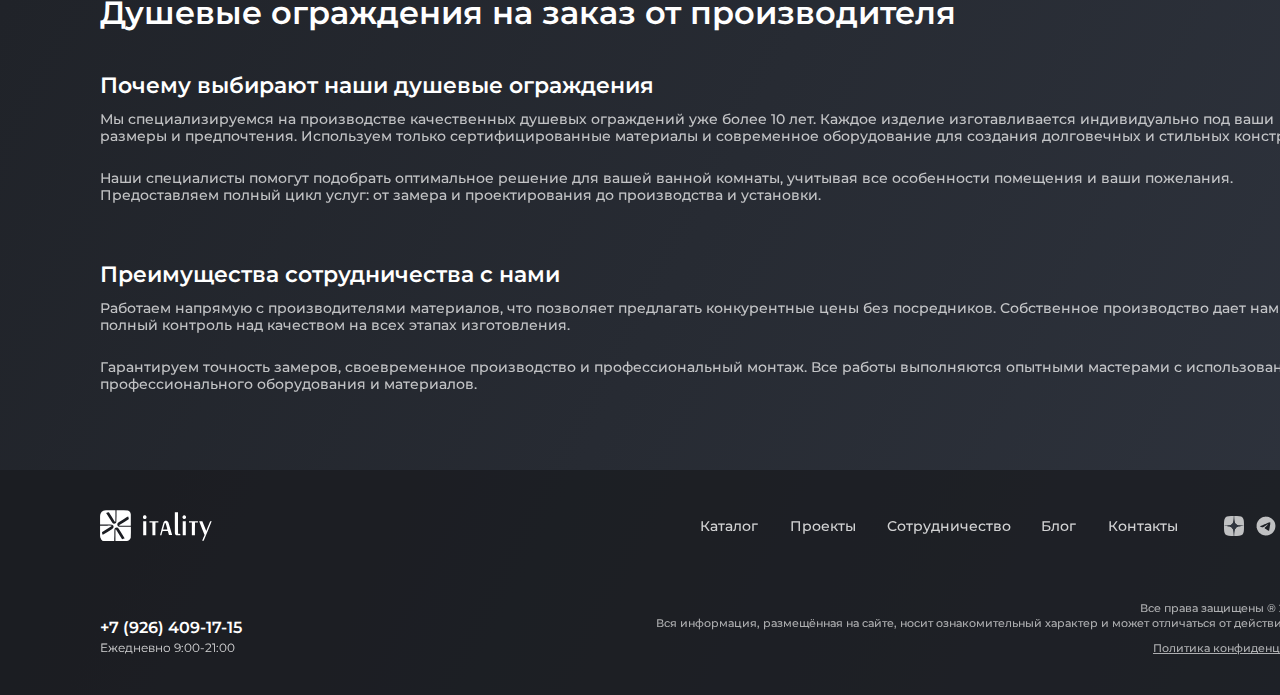
<file: contacts/contacts.html>
<!DOCTYPE html>
<html lang="en">
<head>
  <meta charset="UTF-8">
  <meta name="viewport" content="width=device-width, initial-scale=1.0">
  <title>Contacts</title>
  <link rel="stylesheet" href="https://fonts.googleapis.com/css2?family=Montserrat:wght@400;500;600;700&display=swap">
  <link rel="stylesheet" href="css/contacts.css">
  <link rel="stylesheet" href="css/responsive.css">
</head>
<body class="contacts-page">
<div class="main-container">
  <!-- Header Section -->
  <header class="header-section">
    <div class="logo-container">
      <div class="logo">
        <a href="/" class="logo-link">
          <img src="img/svg/Logo.svg" alt="Logo" class="logo-image">
        </a>
      </div>
    </div>
    <div class="right-box">
      <nav class="nav-menu">

        <div class="menu-item">
          <a href="#" class="menu-link">Главная</a>
        </div>

        <div class="menu-item">
          <a href="#" class="menu-link">Каталог</a>
        </div>

        <div class="menu-item">
          <a href="#" class="menu-link">Проекты</a>
        </div>

        <div class="menu-item">
          <a href="#" class="menu-link">Сотрудничество</a>
        </div>

        <div class="menu-item">
          <a href="#" class="menu-link">Блог</a>
        </div>

        <div class="menu-item active">
          <a href="#" class="menu-link">Контакты</a>
        </div>
      </nav>
      <div class="contacts-box">
        <div class="phone-box">
          <div class="phone-number">+7 (926) 409-17-15</div>
          <div class="working-hours">Ежедневно 9:00-21:00</div>
        </div>

        <div class="social-icons">
          <div class="social-icon telegram-icon">
            <a href="https://t.me/username" class="social-icon" target="_blank"
               rel="noopener noreferrer"
               aria-label="Telegram">
              <img src="img/svg/telegram.svg" alt="Telegram" class="icon">
            </a>
          </div>

          <div class="social-icon whatsapp-icon">
            <a href="https://wa.me/79264091715" class="social-icon" target="_blank"
               rel="noopener noreferrer" aria-label="WhatsApp">
              <img src="img/svg/whats-app.svg" alt="WhatsApp" class="icon">
            </a>
          </div>


        </div>
      </div>
    </div>
  </header>
  <!-- Первая секция -->
  <section class="section-cases">
    <!-- Хлебные крошки -->
    <nav class="breadcrumbs">
      <a href="/">Главная</a>
      <span class="separator">/</span>
      <span class="current">Контакты</span>
    </nav>
    <!-- Основной заголовок -->
    <div class="cases-content">
      <h1 class="cases-title">Контакты</h1>
    </div>
  </section>

  <!-- === Maps Section === -->
  <section class="maps-section">
    <div class="maps-container">
      <!-- City tabs -->
      <div class="city-tabs">
        <button class="city-tab active-tab">
          <span class="tab-label">Москва</span>
        </button>
        <button class="city-tab">
          <span class="tab-label">Санкт-Петербург</span>
        </button>
        <button class="city-tab">
          <span class="tab-label">Ярославль</span>
        </button>
      </div>

      <!-- Main content area -->
      <div class="map-wrapper">
        <!-- Glass contact card -->
        <div class="contact-card-glass">
          <!-- Decorative glow effect -->
          <div class="card-glow-effect"></div>

          <!-- Card content -->
          <div class="map-card-content">
            <!-- Notice text -->
            <div class="map-card-notice">
              <p>Это лишь некоторые из условий. Все дополнительные условия уточняйте по телефону:</p>
            </div>

            <!-- Phone info -->
            <div class="map-card-phone">
              <a href="tel:+74999555078" class="phone-link">+7 (499) 955-50-78</a>
              <span class="phone-schedule">Ежедневно 9:00-21:00</span>
            </div>

            <!-- Address -->
            <div class="map-card-address">
              Коммунарка, ул. Александры<br>Монаховой, д.40 стр.1
            </div>

            <!-- Button -->
            <button class="map-card-button">
              Написать нам
            </button>
          </div>
        </div>

        <!-- Map image placeholder -->
        <div class="map-image">
          <!-- Здесь будет карта или изображение -->
        </div>
      </div>
    </div>
  </section>

  <!-- Benefits Section -->
  <section class="benefits-section">
    <div class="benefits-container">
      <!-- Левая часть - заголовок и контактная информация -->
      <div class="left-content">
        <!-- Заголовок с оранжевой линией -->
        <div class="title-block">
          <div class="accent-line"></div>
          <div class="title-content">
            <h2 class="main-title">Станьте наши партнёром</h2>
            <p class="sub-title">лучшие условия</p>
          </div>
        </div>

        <!-- Карточка с контактной информацией -->
        <div class="contact-card">
          <div class="card-content">
            <p class="card-text">
              Все дополнительные условия уточняйте по телефону:
            </p>
          </div>
          <div class="contact-info">
            <div class="phone">+7 (499) 955-50-78</div>
            <div class="hours">Ежедневно 9:00-21:00</div>
          </div>
        </div>
      </div>

      <!-- Правая часть - сетка преимуществ -->
      <div class="advantages-grid">
        <!-- Первая колонка преимуществ -->
        <div class="column">
          <!-- Преимущество 1 -->
          <div class="advantage-item">
            <div class="icon-wrapper">
              <div class="check-mark">
                <img src="img/svg/verified-check-scale.svg" alt="Logo" class="">
              </div>
            </div>
            <div class="advantage-details">
              <h3 class="advantage-heading">Без минимальной отгрузки</h3>
              <p class="advantage-description">
                Мы работаем с Вами от одного душевого ограждения
              </p>
            </div>
          </div>

          <!-- Преимущество 2 -->
          <div class="advantage-item">
            <div class="icon-wrapper">
              <div class="check-mark">
                <img src="img/svg/verified-check-scale.svg" alt="Logo" class="">
              </div>
            </div>
            <div class="advantage-details">
              <h3 class="advantage-heading">Любые способы оплаты</h3>
              <p class="advantage-description">
                Мы принимаем к оплате любые платежные карты, наличные, безналичный перевод и т.д.
              </p>
            </div>
          </div>

          <!-- Преимущество 3 -->
          <div class="advantage-item">
            <div class="icon-wrapper">
              <div class="check-mark">
                <img src="img/svg/verified-check-scale.svg" alt="Logo" class="">
              </div>
            </div>
            <div class="advantage-details">
              <h3 class="advantage-heading">Вся документация</h3>
              <p class="advantage-description">
                Производственные документа, сертификаты, счета-фактуры, накладные и т.п.
              </p>
            </div>
          </div>

          <!-- Преимущество 4 -->
          <div class="advantage-item">
            <div class="icon-wrapper">
              <div class="check-mark">
                <img src="img/svg/verified-check-scale.svg" alt="Logo" class="">
              </div>
            </div>
            <div class="advantage-details">
              <h3 class="advantage-heading">Выплачиваем CashBack</h3>
              <p class="advantage-description">
                Цена для клиента всегда одинаковая
              </p>
            </div>
          </div>

          <!-- Преимущество 5 -->
          <div class="advantage-item">
            <div class="icon-wrapper">
              <div class="check-mark">
                <img src="img/svg/verified-check-scale.svg" alt="Logo" class="">
              </div>
            </div>
            <div class="advantage-details">
              <h3 class="advantage-heading">Персональный менеджер</h3>
              <p class="advantage-description">
                Сопроводит Вас на всех этапах нашей совместной работы: от заказа до момента получения
              </p>
            </div>
          </div>
        </div>

        <!-- Вторая колонка преимуществ -->
        <div class="column">
          <!-- Преимущество 6 -->
          <div class="advantage-item">
            <div class="icon-wrapper">
              <div class="check-mark">
                <img src="img/svg/verified-check-scale.svg" alt="Logo" class="">
              </div>
            </div>
            <div class="advantage-details">
              <h3 class="advantage-heading">Фиксированные скидки</h3>
              <p class="advantage-description">
                Лучше предложения для наших партнёров
              </p>
            </div>
          </div>

          <!-- Преимущество 7 -->
          <div class="advantage-item">
            <div class="icon-wrapper">
              <div class="check-mark">
                <img src="img/svg/verified-check-scale.svg" alt="Logo" class="">
              </div>
            </div>
            <div class="advantage-details">
              <h3 class="advantage-heading">Приоритетное производство</h3>
              <p class="advantage-description">
                Вы всегда будете для нас на первом месте и получите готовое изделие точно в срок
              </p>
            </div>
          </div>

          <!-- Преимущество 8 -->
          <div class="advantage-item">
            <div class="icon-wrapper">
              <div class="check-mark">
                <img src="img/svg/verified-check-scale.svg" alt="Logo" class="">
              </div>
            </div>
            <div class="advantage-details">
              <h3 class="advantage-heading">Качественные материалы</h3>
              <p class="advantage-description">
                Мы тщательно подбираем материалы и проверяем каждое изделие
              </p>
            </div>
          </div>

          <!-- Преимущество 9 -->
          <div class="advantage-item">
            <div class="icon-wrapper">
              <div class="check-mark">
                <img src="img/svg/verified-check-scale.svg" alt="Logo" class="">
              </div>
            </div>
            <div class="advantage-details">
              <h3 class="advantage-heading">Контактный центр</h3>
              <p class="advantage-description">
                Мы всегда на связи и готовы ответить на любые вопросы
              </p>
            </div>
          </div>

          <!-- Преимущество 10 -->
          <div class="advantage-item">
            <div class="icon-wrapper">
              <div class="check-mark">
                <img src="img/svg/verified-check-scale.svg" alt="Logo" class="">
              </div>
            </div>
            <div class="advantage-details">
              <h3 class="advantage-heading">Индивидуальный каталог</h3>
              <p class="advantage-description">
                Изготовим электронную версию нашего каталога с вашим логотипом и контактными данными
              </p>
            </div>
          </div>
        </div>
      </div>
    </div>
  </section>

  <!-- SEO Section -->
  <section class="seo-section">
    <div class="seo-header">
      <div class="seo-header-content">
        <h1 class="seo-main-title">Душевые ограждения на заказ от производителя</h1>
      </div>
    </div>
    <div class="seo-text-block">
      <div class="seo-text-header">
        <h2 class="seo-subtitle">Почему выбирают наши душевые ограждения</h2>
      </div>
      <div class="seo-text-content">
        <p>Мы специализируемся на производстве качественных душевых ограждений уже более 10 лет. Каждое
          изделие
          изготавливается индивидуально под ваши размеры и предпочтения. Используем только
          сертифицированные
          материалы и современное оборудование для создания долговечных и стильных конструкций.</p>
        <p>Наши специалисты помогут подобрать оптимальное решение для вашей ванной комнаты, учитывая все
          особенности
          помещения и ваши пожелания. Предоставляем полный цикл услуг: от замера и проектирования до
          производства
          и установки.</p>
      </div>
    </div>
    <div class="seo-text-block">
      <div class="seo-text-header">
        <h2 class="seo-subtitle">Преимущества сотрудничества с нами</h2>
      </div>
      <div class="seo-text-content">
        <p>Работаем напрямую с производителями материалов, что позволяет предлагать конкурентные цены без
          посредников. Собственное производство дает нам полный контроль над качеством на всех этапах
          изготовления.</p>
        <p>Гарантируем точность замеров, своевременное производство и профессиональный монтаж. Все работы
          выполняются опытными мастерами с использованием профессионального оборудования и материалов.</p>
      </div>
    </div>
  </section>

  <!-- Footer Section -->
  <footer class="footer-section">

    <div class="footer-top-box">
      <div class="footer-logo-container">
        <div class="footer-logo"><img src="img/svg/Logo.svg" alt="Logo" class="logo-image"></div>
      </div>

      <div class="footer-right-box">
        <nav class="footer-menu">
          <div class="footer-menu-item">
            <a href="#" class="footer-menu-link">Каталог</a>
          </div>

          <div class="footer-menu-item">
            <a href="#" class="footer-menu-link">Проекты</a>
          </div>

          <div class="footer-menu-item">
            <a href="#" class="footer-menu-link">Сотрудничество</a>
          </div>

          <div class="footer-menu-item">
            <a href="#" class="footer-menu-link">Блог</a>
          </div>

          <div class="footer-menu-item">
            <a href="#" class="footer-menu-link">Контакты</a>
          </div>
        </nav>

        <div class="footer-social">
          <div class="footer-social-icon footer-yandex">
            <a href="/" class="footer-social-link">
              <img src="img/svg/yandex-logo.svg" alt="logo-footer-yandex" class="logo-image">
            </a>
          </div>
          <div class="footer-social-icon footer-telegram">
            <a href="/" class="footer-social-link">
              <img src="img/telegram.png" alt="logo-footer-telegram" class="logo-image">
            </a>
          </div>
          <div class="footer-social-icon footer-youtube">
            <a href="/" class="footer-social-link">
              <img src="img/svg/youtube-logo.svg" alt="logo-footer-youtube" class="logo-image">
            </a>
          </div>
          <div class="footer-social-icon footer-whatsapp">
            <a href="/" class="footer-social-link">
              <img src="img/svg/whats-app.svg" alt="logo-footer-whatsapp" class="logo-image">
            </a>
          </div>
        </div>
      </div>
    </div>
    <div class="footer-bottom-box">
      <div class="footer-contacts">
        <div class="footer-phone-box">
          <div class="footer-phone-number">+7 (926) 409-17-15</div>
          <div class="footer-working-hours">Ежедневно 9:00-21:00</div>
        </div>
      </div>

      <div class="footer-copyright">
        <div class="footer-copyright-text">
          <div class="footer-rights">Все права защищены ® 2024 Itality</div>
          <div class="footer-disclaimer">Вся информация, размещённая на сайте, носит ознакомительный
            характер
            и
            может отличаться от действительности
          </div>
        </div>
        <a href="#" class="footer-privacy">Политика конфиденциальности</a>
      </div>
    </div>
  </footer>


  <!-- === Modal - Product - Main === -->
  <div class="product-modal">
    <!-- Modal Header with Button -->
    <div class="modal-header">
      <h2 class="modal-title">Заявка на изготовление</h2>
      <button class="modal-close">
        <span class="close-icon"></span>
      </button>
    </div>

    <!-- Modal Content -->
    <div class="modal-content">
      <!-- Description -->
      <p class="modal-description">
        Оставьте свой номер телефон и наш менеджер свяжется с вами для уточнения деталей!
      </p>

      <!-- Product Info Box -->
      <div class="product-features-box">
        <div class="product-feature">
          <div class="product-image"></div>
          <div class="product-text">
            <h3>Матовая душевая перегородка Walk-In 3.49</h3>
          </div>
        </div>
      </div>

      <!-- Form -->
      <div class="modal-form">
        <!-- Phone Input -->
        <div class="form-input">
          <input type="tel" placeholder="+7 (___) ___-__-__" class="phone-input">
        </div>

        <!-- Submit Button -->
        <button class="submit-button">
          Оставить заявку
        </button>

        <!-- Privacy Policy -->
        <p class="privacy-text">
          Нажимая на кнопку "Оставить заявку", вы соглашаетесь с политикой конфиденциальности сайта.
        </p>
      </div>
    </div>
  </div>
</div>
</body>
</html>
</file>
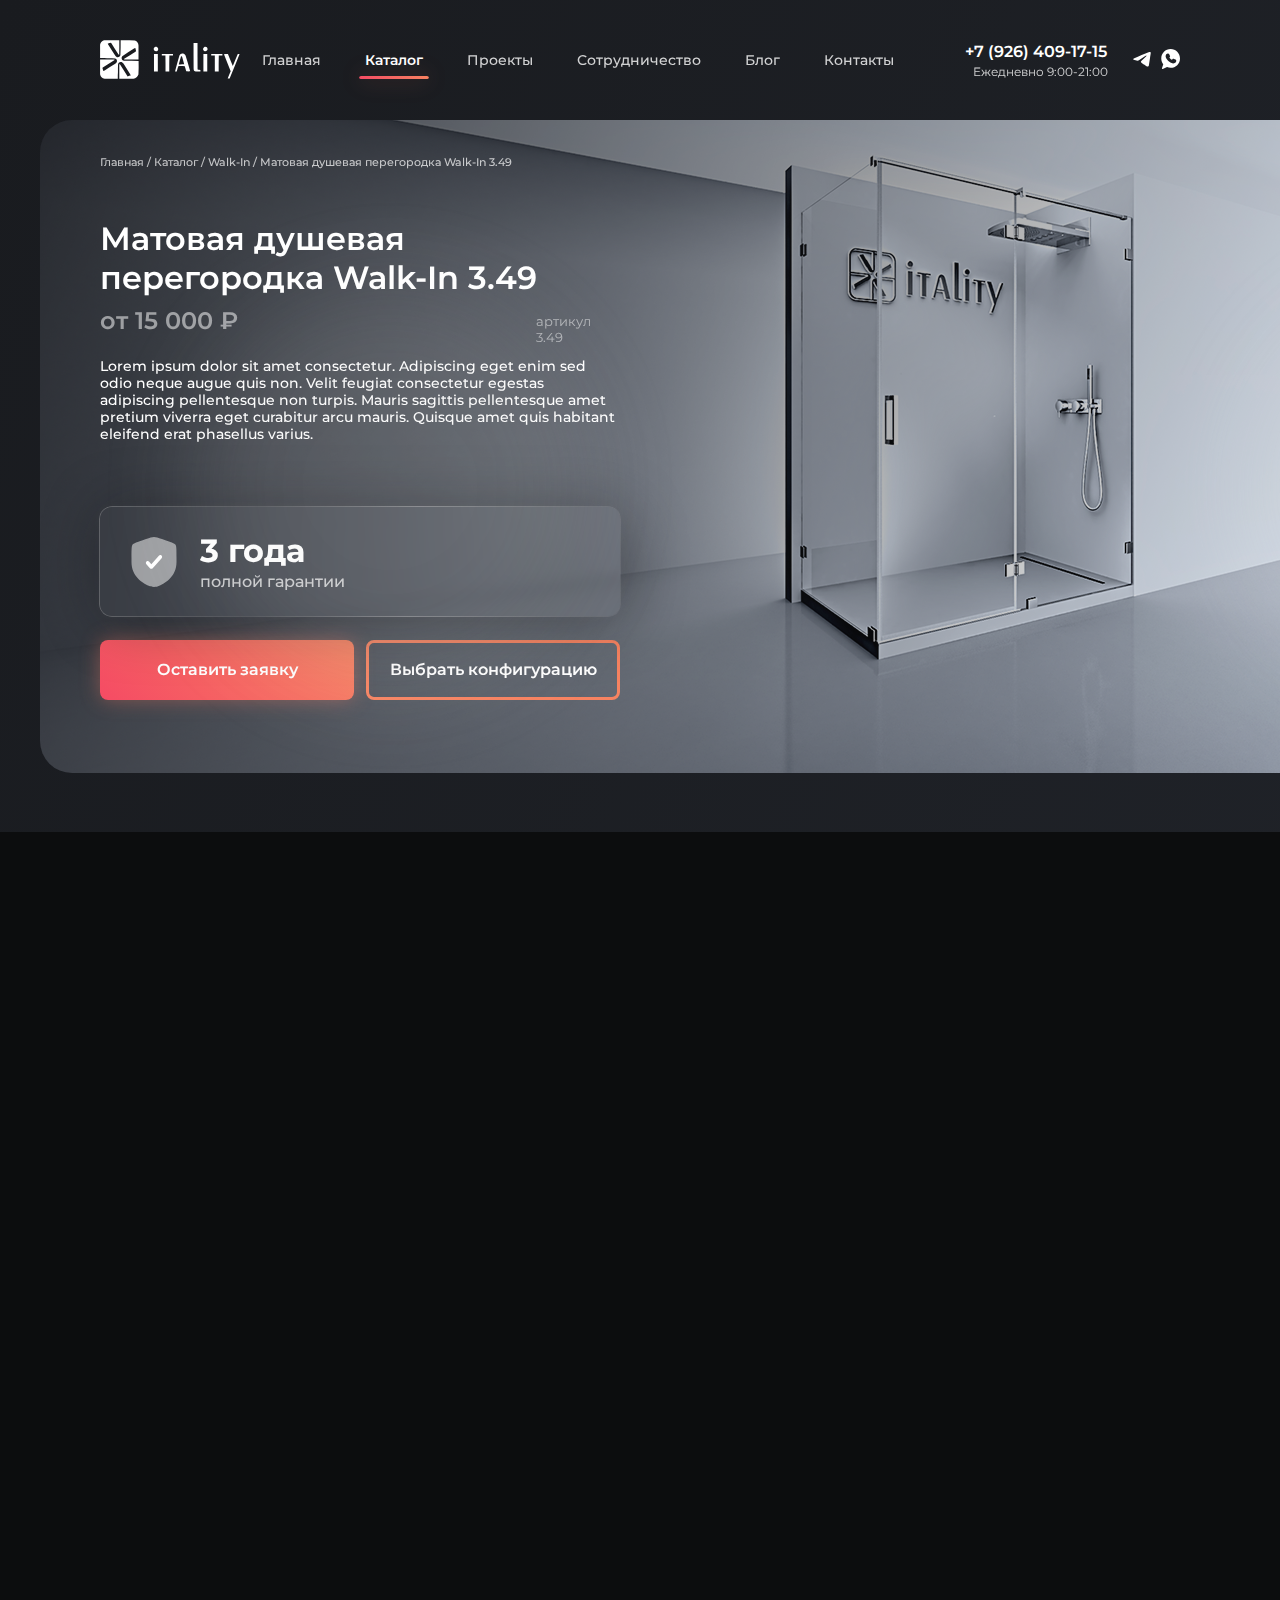
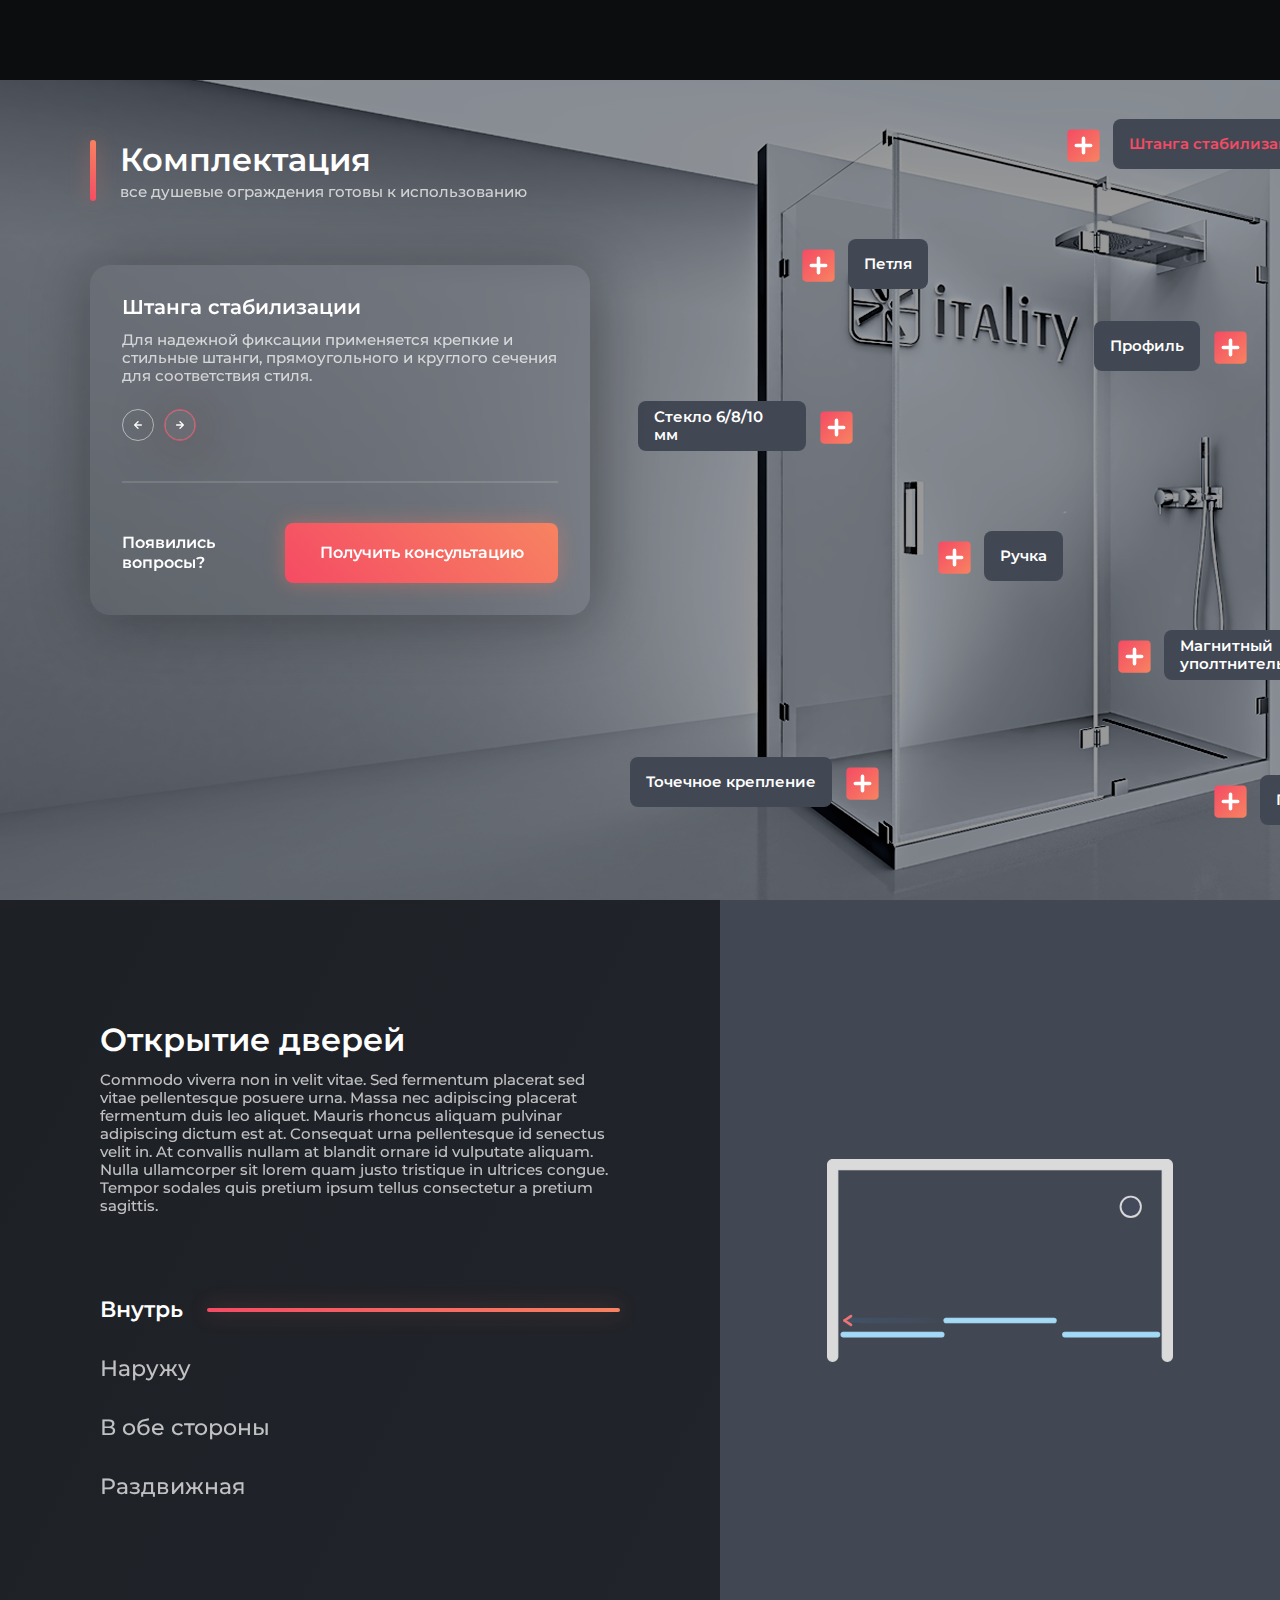
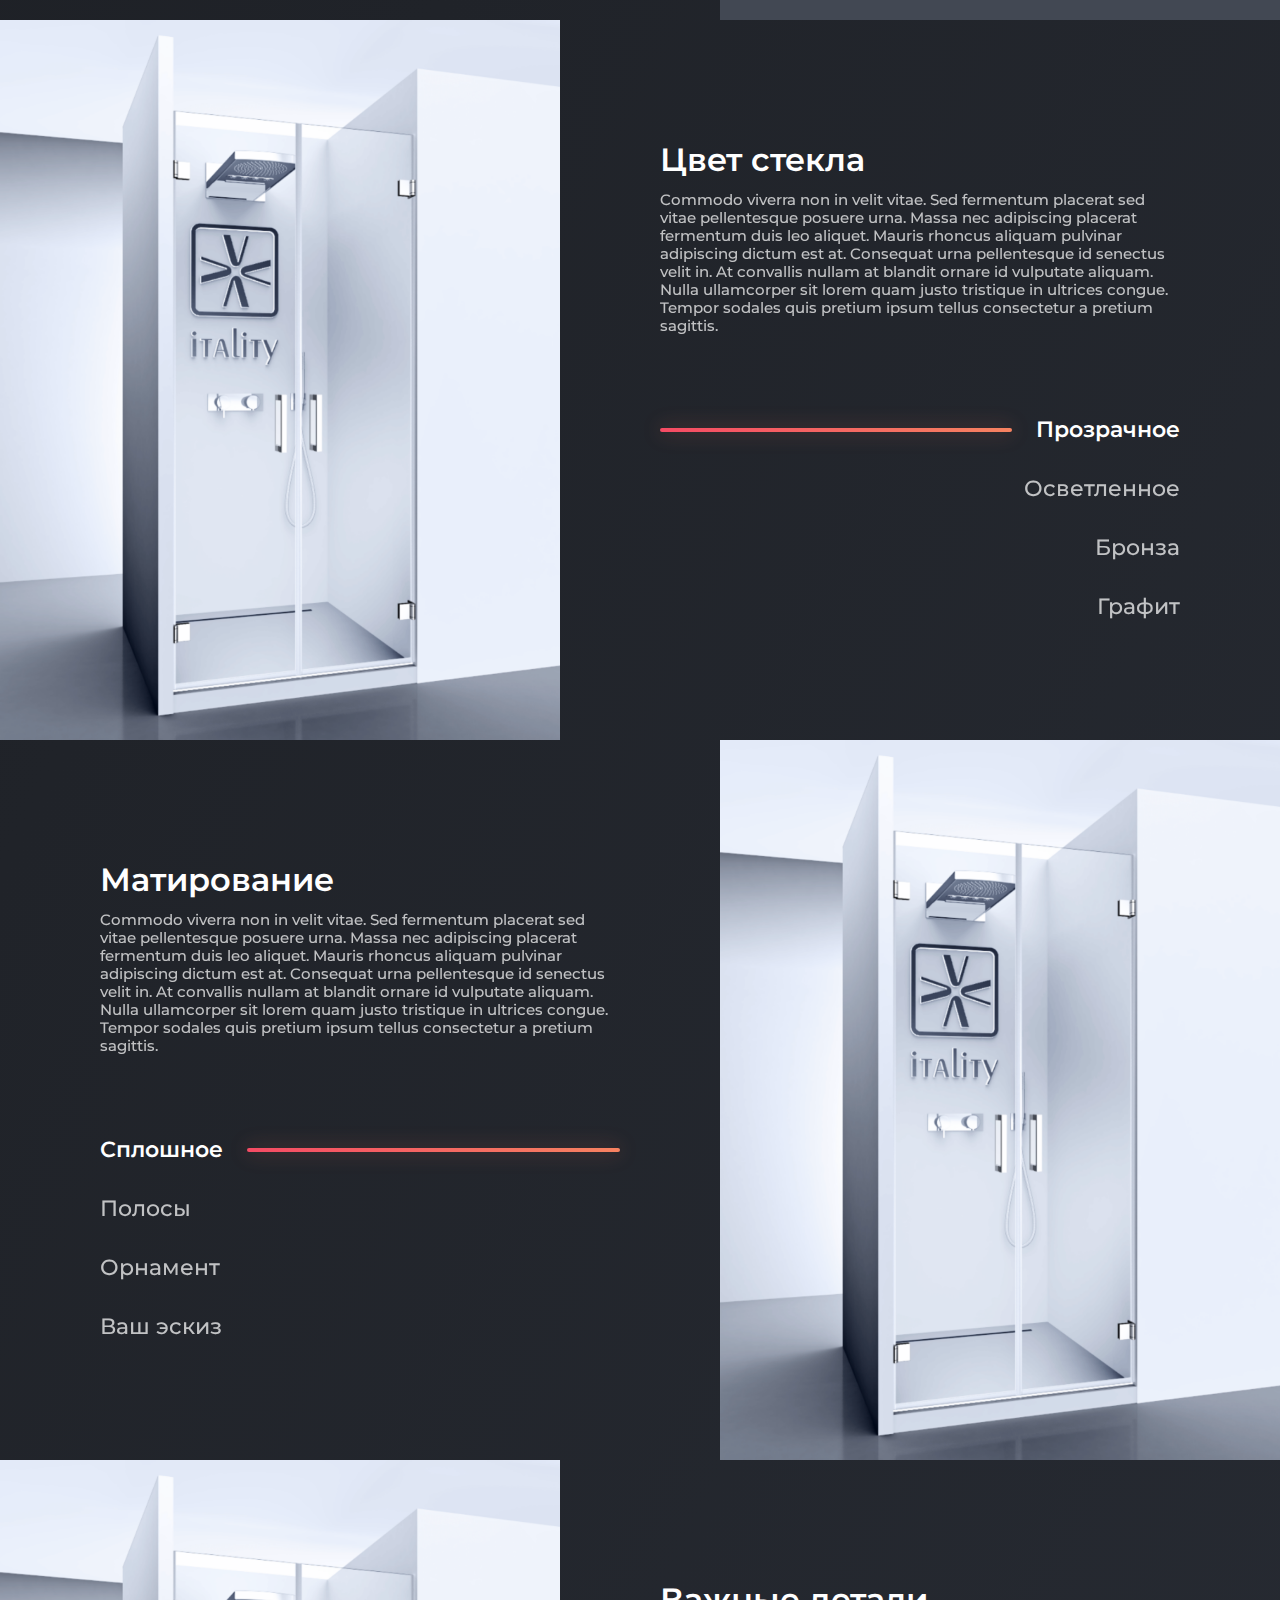
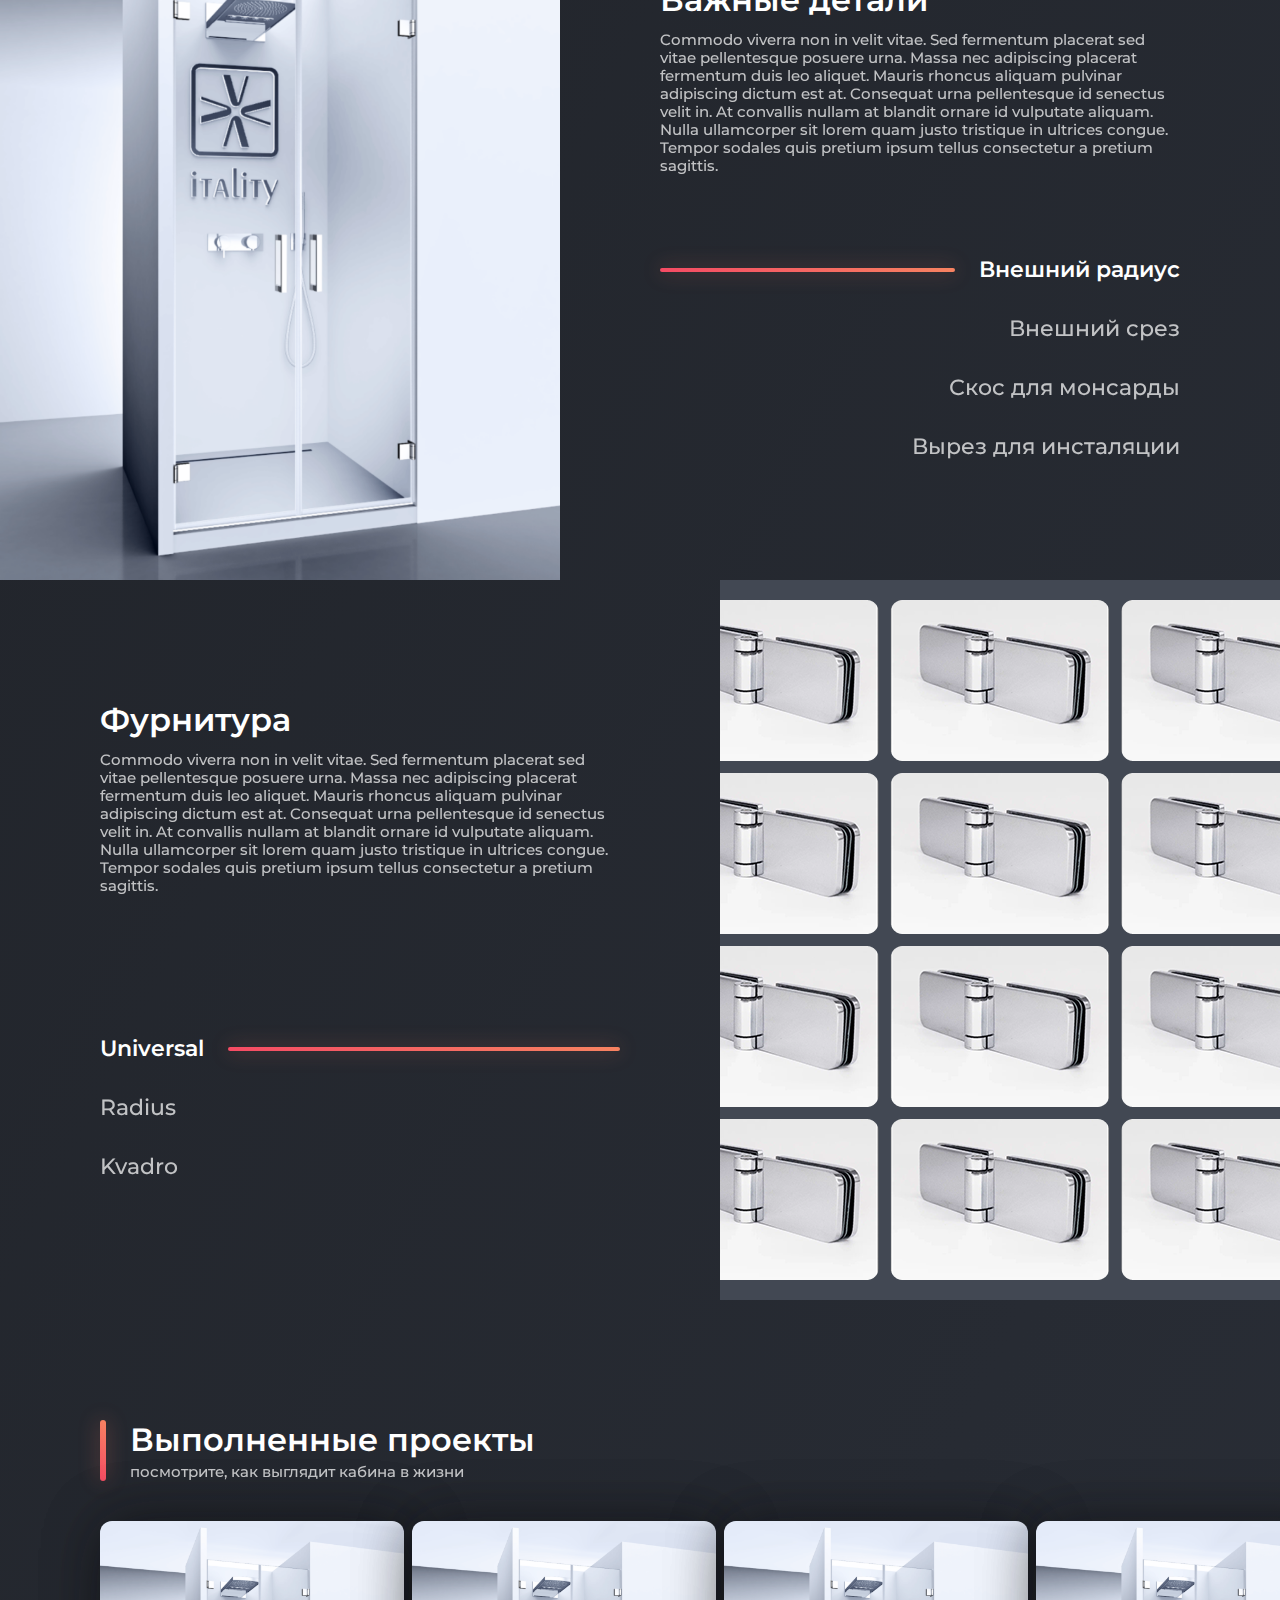
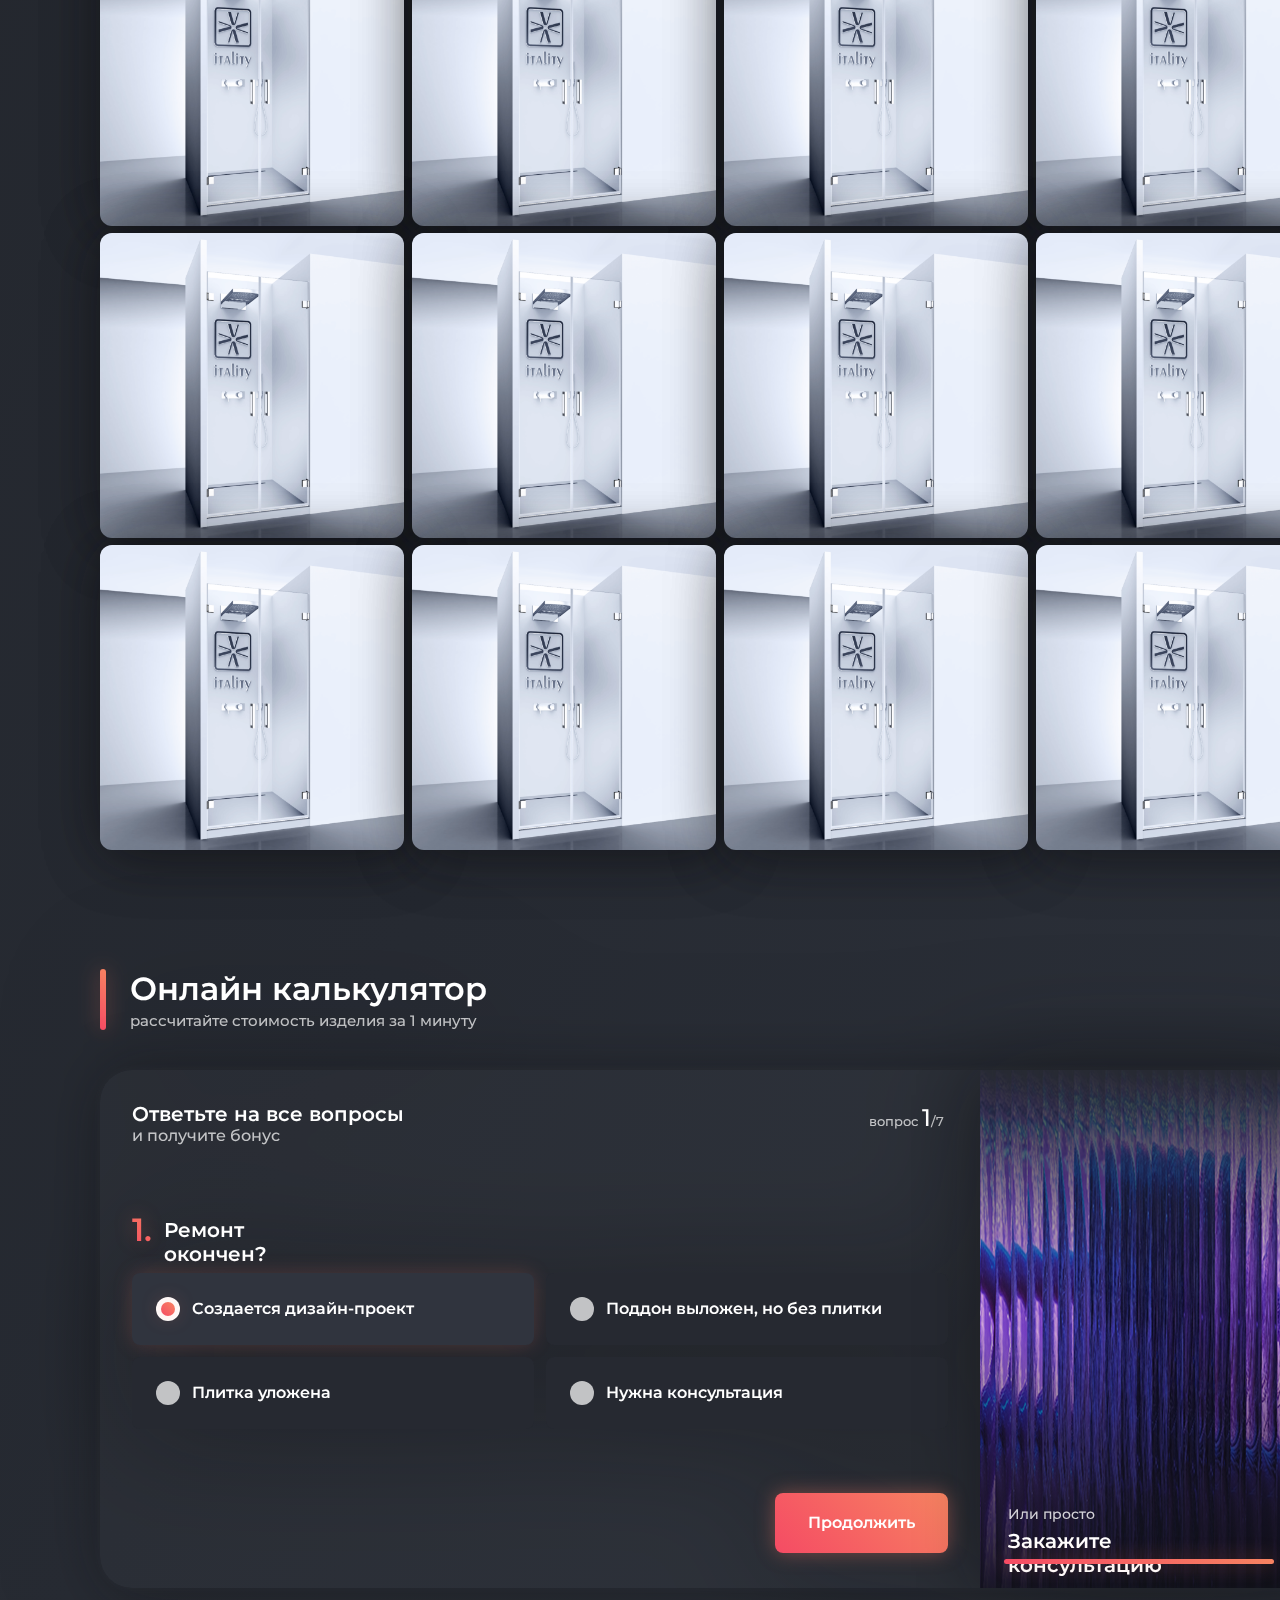
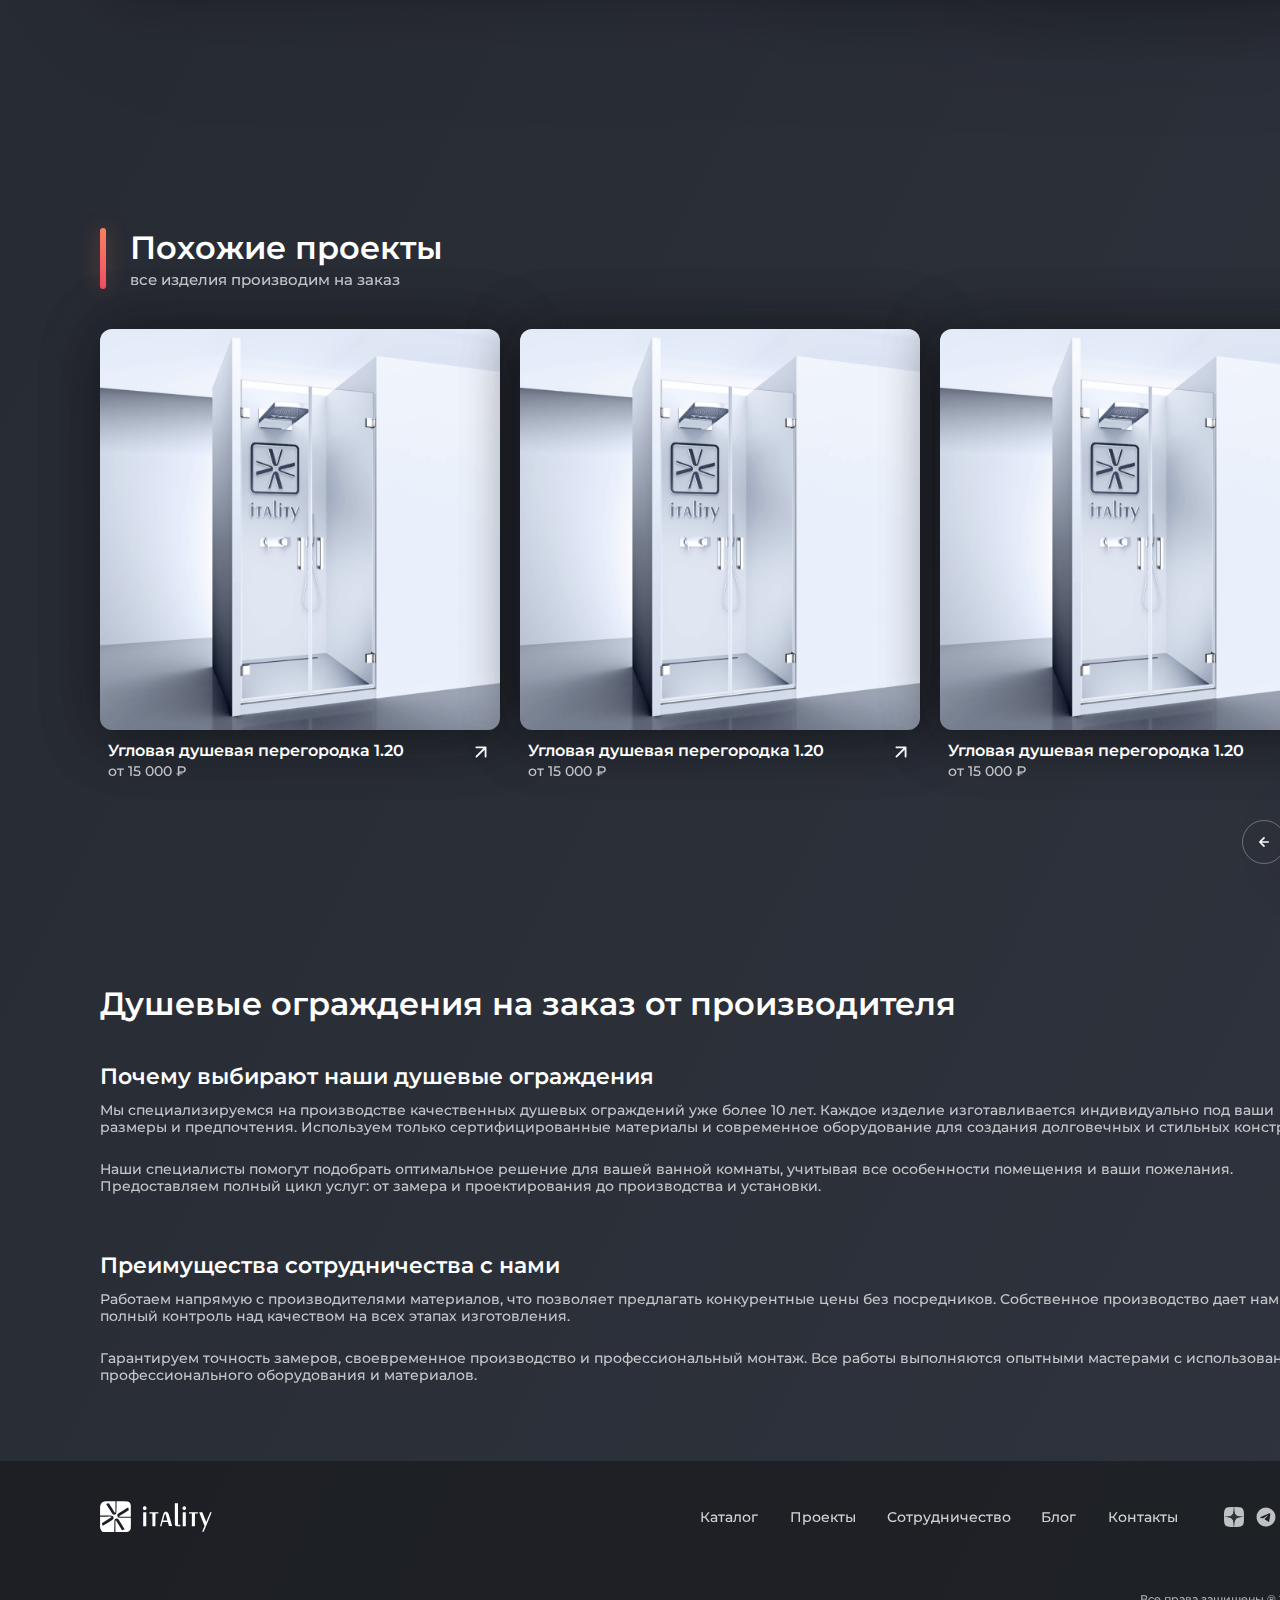
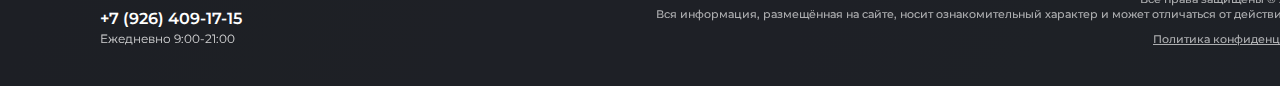
<file: item-card/item.html>
<!DOCTYPE html>
<html lang="ru">
<head>
    <meta charset="UTF-8">
    <meta name="viewport" content="width=device-width, initial-scale=1.0">
    <title>Каталог душевых дверей и ограждений</title>
    <link rel="stylesheet" href="https://fonts.googleapis.com/css2?family=Montserrat:wght@400;500;600;700&display=swap">
    <link rel="stylesheet" href="css/item.css">
    <link rel="stylesheet" href="css/responsive.css">

</head>
<body class="itemcard-page">
<!-- Фоновые элементы -->
<!--<div class="bg-rectangles">-->
<!--    <div class="bg-rectangle-6"></div>-->
<!--    <div class="bg-rectangle-8"></div>-->
<!--    <div class="bg-rectangle-7"></div>-->
<!--    <div class="bg-rectangle-9"></div>-->
<!--</div>-->
<!-- Основной контейнер -->
<div class="item-container">
    <!-- Header Section -->
    <header class="header-section">

        <div class="logo-container">
            <div class="logo">
                <a href="/" class="logo-link">
                    <img src="img/svg/Logo.svg" alt="Logo" class="logo-image">
                </a>
            </div>
        </div>
        <div class="right-box">
            <nav class="nav-menu">

                <div class="menu-item">
                    <a href="#" class="menu-link">Главная</a>
                </div>

                <div class="menu-item active">
                    <a href="#" class="menu-link">Каталог</a>
                </div>

                <div class="menu-item">
                    <a href="#" class="menu-link">Проекты</a>
                </div>

                <div class="menu-item">
                    <a href="#" class="menu-link">Сотрудничество</a>
                </div>

                <div class="menu-item">
                    <a href="#" class="menu-link">Блог</a>
                </div>

                <div class="menu-item">
                    <a href="#" class="menu-link">Контакты</a>
                </div>
            </nav>

            <div class="contacts-box">
                <div class="phone-box">
                    <div class="phone-number">+7 (926) 409-17-15</div>
                    <div class="working-hours">Ежедневно 9:00-21:00</div>
                </div>

                <div class="social-icons">
                    <div class="social-icon telegram-icon">
                        <a href="https://t.me/username" class="social-icon" target="_blank"
                           rel="noopener noreferrer"
                           aria-label="Telegram">
                            <img src="img/svg/telegram.svg" alt="Telegram" class="icon">
                        </a>
                    </div>

                    <div class="social-icon whatsapp-icon">
                        <a href="https://wa.me/79264091715" class="social-icon" target="_blank"
                           rel="noopener noreferrer" aria-label="WhatsApp">
                            <img src="img/svg/whats-app.svg" alt="WhatsApp" class="icon">
                        </a>
                    </div>


                </div>
            </div>
        </div>

    </header>
    <!-- Hero Section -->
    <section class="hero-section">
        <div class="hero-box">
            <div class="hero-background"></div>
            <!-- Хлебные крошки -->
            <nav class="breadcrumbs">
                <a href="/">Главная</a>
                <span class="separator">/</span>
                <span class="current">Каталог</span>
                <span class="separator">/</span>
                <span class="current">Walk-In</span>
                <span class="separator">/</span>
                <span class="current">Матовая душевая перегородка Walk-In 3.49</span>
            </nav>

            <div class="hero-content">


                <div class="hero-info">
                    <div class="product-main-info">
                        <div class="product-header">
                            <h1 class="product-title">Матовая душевая перегородка Walk-In 3.49</h1>
                        </div>

                        <div class="product-meta">
                            <div class="product-price">от 15 000 ₽</div>
                            <div class="product-sku">артикул 3.49</div>
                        </div>

                        <p class="product-description">
                            Lorem ipsum dolor sit amet consectetur. Adipiscing eget enim sed odio neque augue quis non. Velit feugiat consectetur egestas adipiscing pellentesque non turpis. Mauris sagittis pellentesque amet pretium viverra eget curabitur arcu mauris. Quisque amet quis habitant eleifend erat phasellus varius.
                        </p>
                    </div>

                    <div class="buy-section">
                        <div class="guarantee-card">
                            <div class="guarantee-content">
                                <div class="guarantee-icon">
                                    <img src="img/svg/advantages-1.svg" alt="shield" class="">
                                </div>
                                <div class="guarantee-text">
                                    <div class="guarantee-years">3 года</div>
                                    <div class="guarantee-label">полной гарантии</div>
                                </div>
                            </div>
                        </div>

                        <div class="hero-buttons">
                            <button class="btn btn-primary">
                                <span class="btn-text">Оставить заявку</span>
                            </button>
                            <button class="btn btn-secondary">
                                <span class="btn-text">Выбрать конфигурацию</span>
                            </button>
                        </div>
                    </div>
                </div>

                <div class="ellipse ellipse-5"></div>
                <div class="ellipse ellipse-6"></div>
            </div>
        </div>
    </section>
    <!-- Features Section -->
    <section class="features-section">
        <div class="features-container">
            <div class="features-grid">
                <!-- Карточка 1: Style 6 -->
                <div class="feature-card">
                    <div class="feature-header">
                        <h3 class="feature-title">Style 6</h3>
                        <span class="feature-price">от 15 000 ₽</span>
                    </div>

                    <div class="feature-content">
                        <div class="feature-image">
                            <img src="img/image-catalog.png" alt="Style 6">
                        </div>

                        <ul class="feature-list">
                            <li class="feature-list-item">
                                <span class="list-bullet"></span>
                                6 мм закаленное стекло
                            </li>
                            <li class="feature-list-item">
                                <span class="list-bullet"></span>
                                Высота 1900 мм
                            </li>
                            <li class="feature-list-item">
                                <span class="list-bullet"></span>
                                Фурнитура Universal
                            </li>
                            <li class="feature-list-item">
                                <span class="list-bullet"></span>
                                Ручка Universal
                            </li>
                            <li class="feature-list-item">
                                <span class="list-bullet"></span>
                                Монтажный профиль Universal
                            </li>
                            <li class="feature-list-item">
                                <span class="list-bullet"></span>
                                Гарантия 1 год
                            </li>
                        </ul>

                        <button class="feature-btn" data-type="style6">Оставить заявку</button>
                    </div>
                </div>

                <!-- Карточка 2: INDIVIDUAL (центральная, выделенная) -->
                <div class="feature-card feature-card-highlighted">
                    <div class="feature-header">
                        <div class="verified-icon">
                            <img width="30" height="30" src="img/svg/verified-check-cropped.svg" alt="verified" class="icon">
                        </div>
                        <h3 class="feature-title">INDIVIDUAL</h3>
                        <span class="feature-price">от 15 000 ₽</span>
                    </div>

                    <div class="feature-content">
                        <div class="feature-image">
                            <img src="img/image-catalog.png" alt="INDIVIDUAL">
                        </div>

                        <ul class="feature-list">
                            <li class="feature-list-item">
                                <span class="list-bullet"></span>
                                5 вариантов закаленного стекла
                            </li>
                            <li class="feature-list-item">
                                <span class="list-bullet"></span>
                                Любая высота до 3000 мм
                            </li>
                            <li class="feature-list-item">
                                <span class="list-bullet"></span>
                                Любой из 3х стилей фурнитуры
                            </li>
                            <li class="feature-list-item">
                                <span class="list-bullet"></span>
                                14 вариантов ручек
                            </li>
                            <li class="feature-list-item">
                                <span class="list-bullet"></span>
                                Монтаж и доставка
                            </li>
                            <li class="feature-list-item">
                                <span class="list-bullet"></span>
                                Гарантия 3 года
                            </li>
                        </ul>

                        <button class="feature-btn feature-btn-primary" data-type="individual">Выбрать конфигурацию</button>
                    </div>
                </div>

                <!-- Карточка 3: Style 8 -->
                <div class="feature-card">
                    <div class="feature-header">
                        <h3 class="feature-title">Style 8</h3>
                        <span class="feature-price">от 15 000 ₽</span>
                    </div>

                    <div class="feature-content">
                        <div class="feature-image">
                            <img src="img/image-catalog.png" alt="Style 8">
                        </div>

                        <ul class="feature-list">
                            <li class="feature-list-item">
                                <span class="list-bullet"></span>
                                8 мм закаленное стекло
                            </li>
                            <li class="feature-list-item">
                                <span class="list-bullet"></span>
                                Высота 2100 мм
                            </li>
                            <li class="feature-list-item">
                                <span class="list-bullet"></span>
                                Фурнитура Kvadro
                            </li>
                            <li class="feature-list-item">
                                <span class="list-bullet"></span>
                                Ручка Kvadro
                            </li>
                            <li class="feature-list-item">
                                <span class="list-bullet"></span>
                                Монтаж на коннектор
                            </li>
                            <li class="feature-list-item">
                                <span class="list-bullet"></span>
                                Гарантия 3 года
                            </li>
                        </ul>

                        <button class="feature-btn" data-type="style8">Оставить заявку</button>
                    </div>
                </div>
            </div>
        </div>
    </section>
    <!-- === Equipment Section === -->
    <section class="equipment-section">
        <div class="equipment-bg">
            <div class="equipment-image">
                <img src="img/item-page-scaled-boxed.png" alt="Душевая перегородка с комплектацией">
            </div>

            <div class="equipment-content">
                <div class="equipment-header">
                    <div class="header-line"></div>
                    <div class="header-text">
                        <h2 class="equipment-main-title">Комплектация</h2>
                        <p class="equipment-main-subtitle">все душевые ограждения готовы к использованию</p>
                    </div>
                </div>

                <div class="equipment-features">
                    <div class="equipment-features-content ">
                        <div class="equipment-feature-text">
                            <h3 class="equipment-title">Штанга стабилизации</h3>
                            <p class="equipment-description">Для надежной фиксации применяется крепкие и стильные штанги, прямоугольного и круглого сечения для соответствия стиля.</p>
                        </div>

                        <div class="equipment-arrows">
                            <div class="slider-small-arrow slider-small-arrow-prev">
                                <svg class="arrow-small-icon" width="16" height="16" viewBox="0 0 20 20" fill="none" xmlns="http://www.w3.org/2000/svg">
                                    <path d="M5.83334 9.16617H12.1583L9.40834 6.4245C9.25142 6.26758 9.16326 6.05475 9.16326 5.83284C9.16326 5.61092 9.25142 5.39809 9.40834 5.24117C9.56526 5.08425 9.77809 4.99609 10 4.99609C10.2219 4.99609 10.4348 5.08425 10.5917 5.24117L14.7583 9.40784C14.8342 9.48709 14.8937 9.58054 14.9333 9.68284C15.0167 9.88572 15.0167 10.1133 14.9333 10.3162C14.8937 10.4185 14.8342 10.5119 14.7583 10.5912L10.5917 14.7578C10.5142 14.8359 10.422 14.8979 10.3205 14.9402C10.2189 14.9826 10.11 15.0043 10 15.0043C9.89 15.0043 9.78107 14.9826 9.67952 14.9402C9.57797 14.8979 9.48581 14.8359 9.40834 14.7578C9.33023 14.6804 9.26824 14.5882 9.22593 14.4867C9.18362 14.3851 9.16184 14.2762 9.16184 14.1662C9.16184 14.0562 9.18362 13.9472 9.22593 13.8457C9.26824 13.7441 9.33023 13.652 9.40834 13.5745L12.1583 10.8328H5.83334C5.61232 10.8328 5.40036 10.745 5.24408 10.5888C5.0878 10.4325 5.00001 10.2205 5.00001 9.9995C5.00001 9.77849 5.0878 9.56653 5.24408 9.41025C5.40036 9.25397 5.61232 9.16617 5.83334 9.16617Z"
                                          fill="white"/>
                                </svg>
                            </div>

                            <div class="slider-small-arrow  slider-small-arrow-next">
                                <svg class="arrow-small-icon" width="16" height="16" viewBox="0 0 20 20" fill="none"
                                     xmlns="http://www.w3.org/2000/svg">
                                    <path d="M5.83334 9.16617H12.1583L9.40834 6.4245C9.25142 6.26758 9.16326 6.05475 9.16326 5.83284C9.16326 5.61092 9.25142 5.39809 9.40834 5.24117C9.56526 5.08425 9.77809 4.99609 10 4.99609C10.2219 4.99609 10.4348 5.08425 10.5917 5.24117L14.7583 9.40784C14.8342 9.48709 14.8937 9.58054 14.9333 9.68284C15.0167 9.88572 15.0167 10.1133 14.9333 10.3162C14.8937 10.4185 14.8342 10.5119 14.7583 10.5912L10.5917 14.7578C10.5142 14.8359 10.422 14.8979 10.3205 14.9402C10.2189 14.9826 10.11 15.0043 10 15.0043C9.89 15.0043 9.78107 14.9826 9.67952 14.9402C9.57797 14.8979 9.48581 14.8359 9.40834 14.7578C9.33023 14.6804 9.26824 14.5882 9.22593 14.4867C9.18362 14.3851 9.16184 14.2762 9.16184 14.1662C9.16184 14.0562 9.18362 13.9472 9.22593 13.8457C9.26824 13.7441 9.33023 13.652 9.40834 13.5745L12.1583 10.8328H5.83334C5.61232 10.8328 5.40036 10.745 5.24408 10.5888C5.0878 10.4325 5.00001 10.2205 5.00001 9.9995C5.00001 9.77849 5.0878 9.56653 5.24408 9.41025C5.40036 9.25397 5.61232 9.16617 5.83334 9.16617Z"
                                          fill="white"/>
                                </svg>
                            </div>
                        </div>
                    </div>

                    <div class="separator-line"></div>

                    <div class="equipment-cta">
                        <p class="cta-text">Появились вопросы?</p>
                        <button class="cta-btn">Получить консультацию</button>
                    </div>
                </div>
            </div>

            <!-- Точки на изображении -->
            <div class="equipment-points">
                <div class="point" style="left: 1057px; top: 39px;">
                    <div class="point-icon">
                        <svg width="43" height="43" viewBox="0 0 24 24" fill="none">
                            <path d="M19 3H5C3.89543 3 3 3.89543 3 5V19C3 20.1046 3.89543 21 5 21H19C20.1046 21 21 20.1046 21 19V5C21 3.89543 20.1046 3 19 3Z" fill="url(#point-gradient)"/>

                            <path d="M12 8V16M8 12H16" stroke="white" stroke-width="2" stroke-linecap="round"/>


                            <defs>
                                <linearGradient id="point-gradient" x1="0%" y1="0%" x2="100%" y2="100%">
                                    <stop offset="0%" stop-color="#F54B64"/>
                                    <stop offset="100%" stop-color="#F78361"/>
                                </linearGradient>
                            </defs>
                        </svg>
                    </div>
                    <div class="point-label">Штанга стабилизации</div>
                </div>

                <div class="point" style="left: 792px; top: 159px;">
                    <div class="point-icon">
                        <svg width="43" height="43" viewBox="0 0 24 24" fill="none">
                            <path d="M19 3H5C3.89543 3 3 3.89543 3 5V19C3 20.1046 3.89543 21 5 21H19C20.1046 21 21 20.1046 21 19V5C21 3.89543 20.1046 3 19 3Z" fill="url(#point-gradient)"/>
                            <path d="M12 8V16M8 12H16" stroke="white" stroke-width="2" stroke-linecap="round"/>
                        </svg>
                    </div>
                    <div class="point-label">Петля</div>
                </div>

                <div class="point" style="left: 630px; top: 677px;">
                    <div class="point-label">Точечное крепление</div>
                    <div class="point-icon">
                        <svg width="43" height="43" viewBox="0 0 24 24" fill="none">
                            <path d="M19 3H5C3.89543 3 3 3.89543 3 5V19C3 20.1046 3.89543 21 5 21H19C20.1046 21 21 20.1046 21 19V5C21 3.89543 20.1046 3 19 3Z" fill="url(#point-gradient)"/>
                            <path d="M12 8V16M8 12H16" stroke="white" stroke-width="2" stroke-linecap="round"/>
                        </svg>
                    </div>
                </div>

                <div class="point" style="left: 1108px; top: 550px;">
                    <div class="point-icon">
                        <svg width="43" height="43" viewBox="0 0 24 24" fill="none">
                            <path d="M19 3H5C3.89543 3 3 3.89543 3 5V19C3 20.1046 3.89543 21 5 21H19C20.1046 21 21 20.1046 21 19V5C21 3.89543 20.1046 3 19 3Z" fill="url(#point-gradient)"/>
                            <path d="M12 8V16M8 12H16" stroke="white" stroke-width="2" stroke-linecap="round"/>
                        </svg>
                    </div>
                    <div class="point-label">Магнитный уполтнитель</div>
                </div>

                <div class="point" style="left: 928px; top: 451px;">
                    <div class="point-icon">
                        <svg width="43" height="43" viewBox="0 0 24 24" fill="none">
                            <path d="M19 3H5C3.89543 3 3 3.89543 3 5V19C3 20.1046 3.89543 21 5 21H19C20.1046 21 21 20.1046 21 19V5C21 3.89543 20.1046 3 19 3Z" fill="url(#point-gradient)"/>
                            <path d="M12 8V16M8 12H16" stroke="white" stroke-width="2" stroke-linecap="round"/>
                        </svg>
                    </div>
                    <div class="point-label">Ручка</div>
                </div>

                <div class="point" style="left: 1204px; top: 695px;">
                    <div class="point-icon">
                        <svg width="43" height="43" viewBox="0 0 24 24" fill="none">
                            <path d="M19 3H5C3.89543 3 3 3.89543 3 5V19C3 20.1046 3.89543 21 5 21H19C20.1046 21 21 20.1046 21 19V5C21 3.89543 20.1046 3 19 3Z" fill="url(#point-gradient)"/>
                            <path d="M12 8V16M8 12H16" stroke="white" stroke-width="2" stroke-linecap="round"/>
                        </svg>
                    </div>
                    <div class="point-label">Порожек</div>
                </div>

                <div class="point" style="left: 638px; top: 321px;">
                    <div class="point-label">Стекло 6/8/10 мм</div>
                    <div class="point-icon">
                        <svg width="43" height="43" viewBox="0 0 24 24" fill="none">
                            <path d="M19 3H5C3.89543 3 3 3.89543 3 5V19C3 20.1046 3.89543 21 5 21H19C20.1046 21 21 20.1046 21 19V5C21 3.89543 20.1046 3 19 3Z" fill="url(#point-gradient)"/>
                            <path d="M12 8V16M8 12H16" stroke="white" stroke-width="2" stroke-linecap="round"/>
                        </svg>
                    </div>
                </div>

                <div class="point" style="left: 1094px; top: 241px;">
                    <div class="point-label">Профиль</div>
                    <div class="point-icon">
                        <svg width="43" height="43" viewBox="0 0 24 24" fill="none">
                            <path d="M19 3H5C3.89543 3 3 3.89543 3 5V19C3 20.1046 3.89543 21 5 21H19C20.1046 21 21 20.1046 21 19V5C21 3.89543 20.1046 3 19 3Z" fill="url(#point-gradient)"/>
                            <path d="M12 8V16M8 12H16" stroke="white" stroke-width="2" stroke-linecap="round"/>
                        </svg>
                    </div>
                </div>
            </div>
        </div>
    </section>
    <!-- === Advantages Section 1 === -->
    <section class="advantages-section ">
        <div class="advantages-container">
            <div class="advantages-content">
                <div class="advantages-header">
                    <div class="advantages-header-content">
                        <h2 class="advantages-title">Открытие дверей</h2>
                        <p class="advantages-description">
                            Commodo viverra non in velit vitae. Sed fermentum placerat sed vitae pellentesque posuere urna.
                            Massa nec adipiscing placerat fermentum duis leo aliquet. Mauris rhoncus aliquam pulvinar adipiscing
                            dictum est at. Consequat urna pellentesque id senectus velit in. At convallis nullam at blandit ornare
                            id vulputate aliquam. Nulla ullamcorper sit lorem quam justo tristique in ultrices congue. Tempor
                            sodales quis pretium ipsum tellus consectetur a pretium sagittis.
                        </p>
                    </div>

                    <div class="advantages-options">
                        <div class="option-title-box">
                            <span class="option-title active">Внутрь</span>
                            <div class="option-line"></div>
                        </div>

                        <div class="option-title-box">
                            <span class="option-title">Наружу</span>
                            <div class="option-line"></div>
                        </div>

                        <div class="option-title-box">
                            <span class="option-title">В обе стороны</span>
                            <div class="option-line"></div>
                        </div>

                        <div class="option-title-box">
                            <span class="option-title">Раздвижная</span>
                            <div class="option-line"></div>
                        </div>
                    </div>
                </div>
            </div>
            <div class="product-image-box">
                <div class="product-image-first">
                    <img src="img/image-3.png" alt="product-image">
                </div>
            </div>
        </div>
    </section>
    <!-- === Advantages Section 2 === -->
    <section class="advantages-section">
        <div class="advantages-container reversed">
            <div class="advantages-content">
                <div class="advantages-header">
                    <div class="advantages-header-content">
                        <h2 class="advantages-title">Цвет стекла</h2>
                        <p class="advantages-description">
                            Commodo viverra non in velit vitae. Sed fermentum placerat sed vitae pellentesque posuere urna.
                            Massa nec adipiscing placerat fermentum duis leo aliquet. Mauris rhoncus aliquam pulvinar adipiscing
                            dictum est at. Consequat urna pellentesque id senectus velit in. At convallis nullam at blandit ornare
                            id vulputate aliquam. Nulla ullamcorper sit lorem quam justo tristique in ultrices congue. Tempor
                            sodales quis pretium ipsum tellus consectetur a pretium sagittis.
                        </p>
                    </div>

                    <div class="advantages-options">
                        <div class="option-title-box">
                            <span class="option-title active">Прозрачное</span>
                            <div class="option-line"></div>
                        </div>

                        <div class="option-title-box">
                            <span class="option-title">Осветленное</span>
                            <div class="option-line"></div>
                        </div>

                        <div class="option-title-box">
                            <span class="option-title">Бронза</span>
                            <div class="option-line"></div>
                        </div>

                        <div class="option-title-box">
                            <span class="option-title">Графит</span>
                            <div class="option-line"></div>
                        </div>
                    </div>
                </div>
            </div>
            <div class="product-image-box">
                <div class="product-image">
                    <img src="img/image-catalog.png" alt="product-image">
                </div>
            </div>
        </div>
    </section>

    <!-- === Advantages Section 3 === -->
    <section class="advantages-section">
        <div class="advantages-container">
            <div class="advantages-content">
                <div class="advantages-header">
                    <div class="advantages-header-content">
                        <h2 class="advantages-title">Матирование</h2>
                        <p class="advantages-description">
                            Commodo viverra non in velit vitae. Sed fermentum placerat sed vitae pellentesque posuere urna.
                            Massa nec adipiscing placerat fermentum duis leo aliquet. Mauris rhoncus aliquam pulvinar adipiscing
                            dictum est at. Consequat urna pellentesque id senectus velit in. At convallis nullam at blandit ornare
                            id vulputate aliquam. Nulla ullamcorper sit lorem quam justo tristique in ultrices congue. Tempor
                            sodales quis pretium ipsum tellus consectetur a pretium sagittis.
                        </p>
                    </div>

                    <div class="advantages-options">
                        <div class="option-title-box">
                            <span class="option-title active">Сплошное</span>
                            <div class="option-line"></div>
                        </div>

                        <div class="option-title-box">
                            <span class="option-title">Полосы</span>
                            <div class="option-line"></div>
                        </div>

                        <div class="option-title-box">
                            <span class="option-title">Орнамент</span>
                            <div class="option-line"></div>
                        </div>

                        <div class="option-title-box">
                            <span class="option-title">Ваш эскиз</span>
                            <div class="option-line"></div>
                        </div>
                    </div>
                </div>
            </div>
            <div class="product-image-box">
                <div class="product-image">
                    <img src="img/image-catalog.png" alt="product-image">
                </div>
            </div>
        </div>
    </section>

    <!-- === Advantages Section 4 === -->
    <section class="advantages-section">
        <div class="advantages-container reversed">
            <div class="advantages-content">
                <div class="advantages-header">
                    <div class="advantages-header-content">
                        <h2 class="advantages-title">Важные детали</h2>
                        <p class="advantages-description">
                            Commodo viverra non in velit vitae. Sed fermentum placerat sed vitae pellentesque posuere urna.
                            Massa nec adipiscing placerat fermentum duis leo aliquet. Mauris rhoncus aliquam pulvinar adipiscing
                            dictum est at. Consequat urna pellentesque id senectus velit in. At convallis nullam at blandit ornare
                            id vulputate aliquam. Nulla ullamcorper sit lorem quam justo tristique in ultrices congue. Tempor
                            sodales quis pretium ipsum tellus consectetur a pretium sagittis.
                        </p>
                    </div>

                    <div class="advantages-options">
                        <div class="option-title-box">
                            <span class="option-title active">Внешний радиус</span>
                            <div class="option-line"></div>
                        </div>

                        <div class="option-title-box">
                            <span class="option-title">Внешний срез</span>
                            <div class="option-line"></div>
                        </div>

                        <div class="option-title-box">
                            <span class="option-title">Скос для монсарды</span>
                            <div class="option-line"></div>
                        </div>

                        <div class="option-title-box">
                            <span class="option-title">Вырез для инсталяции</span>
                            <div class="option-line"></div>
                        </div>
                    </div>
                </div>
            </div>
            <div class="product-image-box">
                <div class="product-image">
                    <img src="img/image-catalog.png" alt="product-image">
                </div>
            </div>
        </div>
    </section>

    <!-- === Advantages Section 5 === -->
    <section class="advantages-section">
        <div class="advantages-container">
            <div class="advantages-content">
                <div class="advantages-header">
                    <div class="advantages-header-content">
                        <h2 class="advantages-title">Фурнитура</h2>
                        <p class="advantages-description">
                            Commodo viverra non in velit vitae. Sed fermentum placerat sed vitae pellentesque posuere urna.
                            Massa nec adipiscing placerat fermentum duis leo aliquet. Mauris rhoncus aliquam pulvinar adipiscing
                            dictum est at. Consequat urna pellentesque id senectus velit in. At convallis nullam at blandit ornare
                            id vulputate aliquam. Nulla ullamcorper sit lorem quam justo tristique in ultrices congue. Tempor
                            sodales quis pretium ipsum tellus consectetur a pretium sagittis.
                        </p>
                    </div>

                    <div class="advantages-options">
                        <div class="option-title-box">
                            <span class="option-title active">Universal</span>
                            <div class="option-line"></div>
                        </div>

                        <div class="option-title-box">
                            <span class="option-title">Radius</span>
                            <div class="option-line"></div>
                        </div>

                        <div class="option-title-box">
                            <span class="option-title">Kvadro</span>
                            <div class="option-line"></div>
                        </div>

                    </div>
                </div>
            </div>
            <div class="product-image-box">
                <div class="product-image">
                    <img src="img/Grid.png" alt="product-image">
                </div>
            </div>
        </div>
    </section>
    <!-- Features Section -->
    <section class="features-gallery-section">
        <div class="features-gallery-header">
            <div class="gallery-orange-line"></div>
            <div class="gallery-header-content">
                <h2 class="gallery-title">Выполненные проекты</h2>
                <p class="gallery-subtitle">посмотрите, как выглядит кабина в жизни</p>
            </div>
        </div>

        <div class="gallery-container">
            <div class="gallery-image-item"><img src="img/blog-img.png" alt=""></div>
            <div class="gallery-image-item"><img src="img/blog-img.png" alt=""></div>
            <div class="gallery-image-item"><img src="img/blog-img.png" alt=""></div>
            <div class="gallery-image-item"><img src="img/blog-img.png" alt=""></div>
            <div class="gallery-image-item"><img src="img/blog-img.png" alt=""></div>
            <div class="gallery-image-item"><img src="img/blog-img.png" alt=""></div>
            <div class="gallery-image-item"><img src="img/blog-img.png" alt=""></div>
            <div class="gallery-image-item"><img src="img/blog-img.png" alt=""></div>
            <div class="gallery-image-item"><img src="img/blog-img.png" alt=""></div>
            <div class="gallery-image-item"><img src="img/blog-img.png" alt=""></div>
            <div class="gallery-image-item"><img src="img/blog-img.png" alt=""></div>
            <div class="gallery-image-item"><img src="img/blog-img.png" alt=""></div>
        </div>
    </section>

    <!-- Calculator Section -->
    <section class="calculator-section">
        <div class="calculator-header-box">
            <div class="calculator-orange-line"></div>

            <div class="calculator-title-box">
                <h2 class="calculator-main-title">Онлайн калькулятор</h2>
                <p class="calculator-subtitle">рассчитайте стоимость изделия за 1 минуту</p>
            </div>
        </div>
        <div class="calculator-quiz-box">
            <div class="quiz-content">
                <div class="quiz-top-box">
                    <div class="quiz-title-box">
                        <div class="quiz-main-text">Ответьте на все вопросы</div>
                        <div class="quiz-bonus-text">и получите бонус</div>
                    </div>
                    <div class="quiz-counter">вопрос <span class="quiz-counter-current">1</span>/7</div>
                </div>

                <div class="quiz-question-box">
                    <div class="quiz-question">
                        <div class="question-number">1.</div>
                        <div class="question-text">Ремонт окончен?</div>
                    </div>

                    <div class="quiz-options">
                        <div class="quiz-option quiz-option-selected">
                            <div class="option-checkbox">
                                <div class="option-outer-circle"></div>
                                <div class="option-inner-circle"></div>
                            </div>
                            <div class="option-text">Создается дизайн-проект</div>
                        </div>

                        <div class="quiz-option">
                            <div class="option-radio"></div>
                            <div class="option-text">Поддон выложен, но без плитки</div>
                        </div>

                        <div class="quiz-option">
                            <div class="option-radio"></div>
                            <div class="option-text">Плитка уложена</div>
                        </div>

                        <div class="quiz-option">
                            <div class="option-radio"></div>
                            <div class="option-text">Нужна консультация</div>
                        </div>
                    </div>
                </div>

                <div class="quiz-button-box">
                    <button class="quiz-next-button">
                        <span class="quiz-button-text">Продолжить</span>
                    </button>
                </div>
            </div>


            <div class="calculator-image-side">
                <!-- Картинка как отдельный тег -->
                <img src="img/501.png" alt="Описание картинки" class="side-image">

                <!-- Ваш существующий градиент -->
                <div class="image-gradient"></div>

                <!-- Ваша кнопка -->
                <div class="image-button-box">
                    <div class="image-link">
                        <div class="image-button">
                            <div class="image-button-text-1">Или просто</div>
                            <div class="image-button-text-2">Закажите консультацию</div>
                        </div>
                        <div class="image-button-line"></div>
                    </div>
                </div>
            </div>
        </div>
    </section>

    <!--Similar-Projects-Section-->
    <section class="similar-projects-section">
        <div class="similar-projects-header">
            <div class="projects-orange-line"></div>
            <div class="projects-header-content">
                <h2 class="projects-title">Похожие проекты</h2>
                <p class="projects-subtitle">все изделия производим на заказ</p>
            </div>
        </div>
        <div class="slider-container">
            <div class="slider-track">
                <!-- Карточка 1 -->
                <div class="product-card">
                    <div class="product-card-image"><img src="img/blog-img.png" alt=""></div>
                    <div class="product-card-header">
                        <div class="product-title-container">
                            <h3 class="card-product-name">Угловая душевая перегородка 1.20</h3>
                            <p class="card-product-price">от 15 000 ₽</p>
                        </div>
                        <div class="product-arrow"><img src="img/svg/lower-right-arrow.svg" alt="" class="arrow"></div>
                    </div>
                </div>

                <!-- Карточка 2 -->
                <div class="product-card">
                    <div class="product-card-image"><img src="img/blog-img.png" alt=""></div>
                    <div class="product-card-header">
                        <div class="product-title-container">
                            <h3 class="card-product-name">Угловая душевая перегородка 1.20</h3>
                            <p class="card-product-price">от 15 000 ₽</p>
                        </div>
                        <div class="product-arrow"><img src="img/svg/lower-right-arrow.svg" alt="" class="arrow"></div>
                    </div>
                </div>

                <!-- Карточка 3 -->
                <div class="product-card">
                    <div class="product-card-image"><img src="img/blog-img.png" alt=""></div>
                    <div class="product-card-header">
                        <div class="product-title-container">
                            <h3 class="card-product-name">Угловая душевая перегородка 1.20</h3>
                            <p class="card-product-price">от 15 000 ₽</p>
                        </div>
                        <div class="product-arrow"><img src="img/svg/lower-right-arrow.svg" alt="" class="arrow"></div>
                    </div>
                </div>

                <!-- Карточка 4 -->
                <div class="product-card">
                    <div class="product-card-image"><img src="img/blog-img.png" alt=""></div>
                    <div class="product-card-header">
                        <div class="product-title-container">
                            <h3 class="card-product-name">Угловая душевая перегородка 1.20</h3>
                            <p class="card-product-price">от 15 000 ₽</p>
                        </div>
                        <div class="product-arrow"><img src="img/svg/lower-right-arrow.svg" alt="" class="arrow"></div>
                    </div>
                </div>
            </div>

            <div class="slider-controls">
                <div class="slider-arrow slider-arrow-prev">
                    <svg width="20" height="20" viewBox="0 0 20 20" fill="none" xmlns="http://www.w3.org/2000/svg">
                        <path d="M5.83334 9.16617H12.1583L9.40834 6.4245C9.25142 6.26758 9.16326 6.05475 9.16326 5.83284C9.16326 5.61092 9.25142 5.39809 9.40834 5.24117C9.56526 5.08425 9.77809 4.99609 10 4.99609C10.2219 4.99609 10.4348 5.08425 10.5917 5.24117L14.7583 9.40784C14.8342 9.48709 14.8937 9.58054 14.9333 9.68284C15.0167 9.88572 15.0167 10.1133 14.9333 10.3162C14.8937 10.4185 14.8342 10.5119 14.7583 10.5912L10.5917 14.7578C10.5142 14.8359 10.422 14.8979 10.3205 14.9402C10.2189 14.9826 10.11 15.0043 10 15.0043C9.89 15.0043 9.78107 14.9826 9.67952 14.9402C9.57797 14.8979 9.48581 14.8359 9.40834 14.7578C9.33023 14.6804 9.26824 14.5882 9.22593 14.4867C9.18362 14.3851 9.16184 14.2762 9.16184 14.1662C9.16184 14.0562 9.18362 13.9472 9.22593 13.8457C9.26824 13.7441 9.33023 13.652 9.40834 13.5745L12.1583 10.8328H5.83334C5.61232 10.8328 5.40036 10.745 5.24408 10.5888C5.0878 10.4325 5.00001 10.2205 5.00001 9.9995C5.00001 9.77849 5.0878 9.56653 5.24408 9.41025C5.40036 9.25397 5.61232 9.16617 5.83334 9.16617Z"
                              fill="white"/>
                    </svg>
                </div>

                <div class="slider-arrow slider-arrow-next">
                    <svg class="arrow-icon" width="20" height="20" viewBox="0 0 20 20" fill="none"
                         xmlns="http://www.w3.org/2000/svg">
                        <path d="M5.83334 9.16617H12.1583L9.40834 6.4245C9.25142 6.26758 9.16326 6.05475 9.16326 5.83284C9.16326 5.61092 9.25142 5.39809 9.40834 5.24117C9.56526 5.08425 9.77809 4.99609 10 4.99609C10.2219 4.99609 10.4348 5.08425 10.5917 5.24117L14.7583 9.40784C14.8342 9.48709 14.8937 9.58054 14.9333 9.68284C15.0167 9.88572 15.0167 10.1133 14.9333 10.3162C14.8937 10.4185 14.8342 10.5119 14.7583 10.5912L10.5917 14.7578C10.5142 14.8359 10.422 14.8979 10.3205 14.9402C10.2189 14.9826 10.11 15.0043 10 15.0043C9.89 15.0043 9.78107 14.9826 9.67952 14.9402C9.57797 14.8979 9.48581 14.8359 9.40834 14.7578C9.33023 14.6804 9.26824 14.5882 9.22593 14.4867C9.18362 14.3851 9.16184 14.2762 9.16184 14.1662C9.16184 14.0562 9.18362 13.9472 9.22593 13.8457C9.26824 13.7441 9.33023 13.652 9.40834 13.5745L12.1583 10.8328H5.83334C5.61232 10.8328 5.40036 10.745 5.24408 10.5888C5.0878 10.4325 5.00001 10.2205 5.00001 9.9995C5.00001 9.77849 5.0878 9.56653 5.24408 9.41025C5.40036 9.25397 5.61232 9.16617 5.83334 9.16617Z"
                              fill="white"/>
                    </svg>
                </div>
            </div>
        </div>
    </section>

    <!-- SEO Section -->
    <section class="seo-section">

        <div class="seo-header">
            <div class="seo-header-content">
                <h1 class="seo-main-title">Душевые ограждения на заказ от производителя</h1>
            </div>
        </div>
        <div class="seo-text-block">
            <div class="seo-text-header">
                <h2 class="seo-subtitle">Почему выбирают наши душевые ограждения</h2>
            </div>
            <div class="seo-text-content">
                <p>Мы специализируемся на производстве качественных душевых ограждений уже более 10 лет. Каждое
                    изделие
                    изготавливается индивидуально под ваши размеры и предпочтения. Используем только
                    сертифицированные
                    материалы и современное оборудование для создания долговечных и стильных конструкций.</p>
                <p>Наши специалисты помогут подобрать оптимальное решение для вашей ванной комнаты, учитывая все
                    особенности
                    помещения и ваши пожелания. Предоставляем полный цикл услуг: от замера и проектирования до
                    производства
                    и установки.</p>
            </div>
        </div>
        <div class="seo-text-block">
            <div class="seo-text-header">
                <h2 class="seo-subtitle">Преимущества сотрудничества с нами</h2>
            </div>
            <div class="seo-text-content">
                <p>Работаем напрямую с производителями материалов, что позволяет предлагать конкурентные цены без
                    посредников. Собственное производство дает нам полный контроль над качеством на всех этапах
                    изготовления.</p>
                <p>Гарантируем точность замеров, своевременное производство и профессиональный монтаж. Все работы
                    выполняются опытными мастерами с использованием профессионального оборудования и материалов.</p>
            </div>
        </div>

    </section>

    <!-- Footer Section -->
    <footer class="footer-section">

        <div class="footer-top-box">
            <div class="footer-logo-container">
                <div class="footer-logo"><img src="img/svg/Logo.svg" alt="Logo" class="logo-image"></div>
            </div>

            <div class="footer-right-box">
                <nav class="footer-menu">
                    <div class="footer-menu-item">
                        <a href="#" class="footer-menu-link">Каталог</a>
                    </div>

                    <div class="footer-menu-item">
                        <a href="#" class="footer-menu-link">Проекты</a>
                    </div>

                    <div class="footer-menu-item">
                        <a href="#" class="footer-menu-link">Сотрудничество</a>
                    </div>

                    <div class="footer-menu-item">
                        <a href="#" class="footer-menu-link">Блог</a>
                    </div>

                    <div class="footer-menu-item">
                        <a href="#" class="footer-menu-link">Контакты</a>
                    </div>
                </nav>

                <div class="footer-social">
                    <div class="footer-social-icon footer-yandex">
                        <a href="/" class="footer-social-link">
                            <img src="img/svg/yandex-logo.svg" alt="logo-footer-yandex" class="logo-image">
                        </a>
                    </div>
                    <div class="footer-social-icon footer-telegram">
                        <a href="/" class="footer-social-link">
                            <img src="img/telegram.png" alt="logo-footer-telegram" class="logo-image">
                        </a>
                    </div>
                    <div class="footer-social-icon footer-youtube">
                        <a href="/" class="footer-social-link">
                            <img src="img/svg/youtube-logo.svg" alt="logo-footer-youtube" class="logo-image">
                        </a>
                    </div>
                    <div class="footer-social-icon footer-whatsapp">
                        <a href="/" class="footer-social-link">
                            <img src="img/svg/whats-app.svg" alt="logo-footer-whatsapp" class="logo-image">
                        </a>
                    </div>
                </div>
            </div>
        </div>
        <div class="footer-bottom-box">
            <div class="footer-contacts">
                <div class="footer-phone-box">
                    <div class="footer-phone-number">+7 (926) 409-17-15</div>
                    <div class="footer-working-hours">Ежедневно 9:00-21:00</div>
                </div>
            </div>
            <div class="footer-copyright">
                <div class="footer-copyright-text">
                    <div class="footer-rights">Все права защищены ® 2024 Itality</div>
                    <div class="footer-disclaimer">Вся информация, размещённая на сайте, носит ознакомительный
                        характер
                        и
                        может отличаться от действительности
                    </div>
                </div>
                <a href="#" class="footer-privacy">Политика конфиденциальности</a>
            </div>
        </div>
    </footer>
</div>
</body>
</html>
</file>
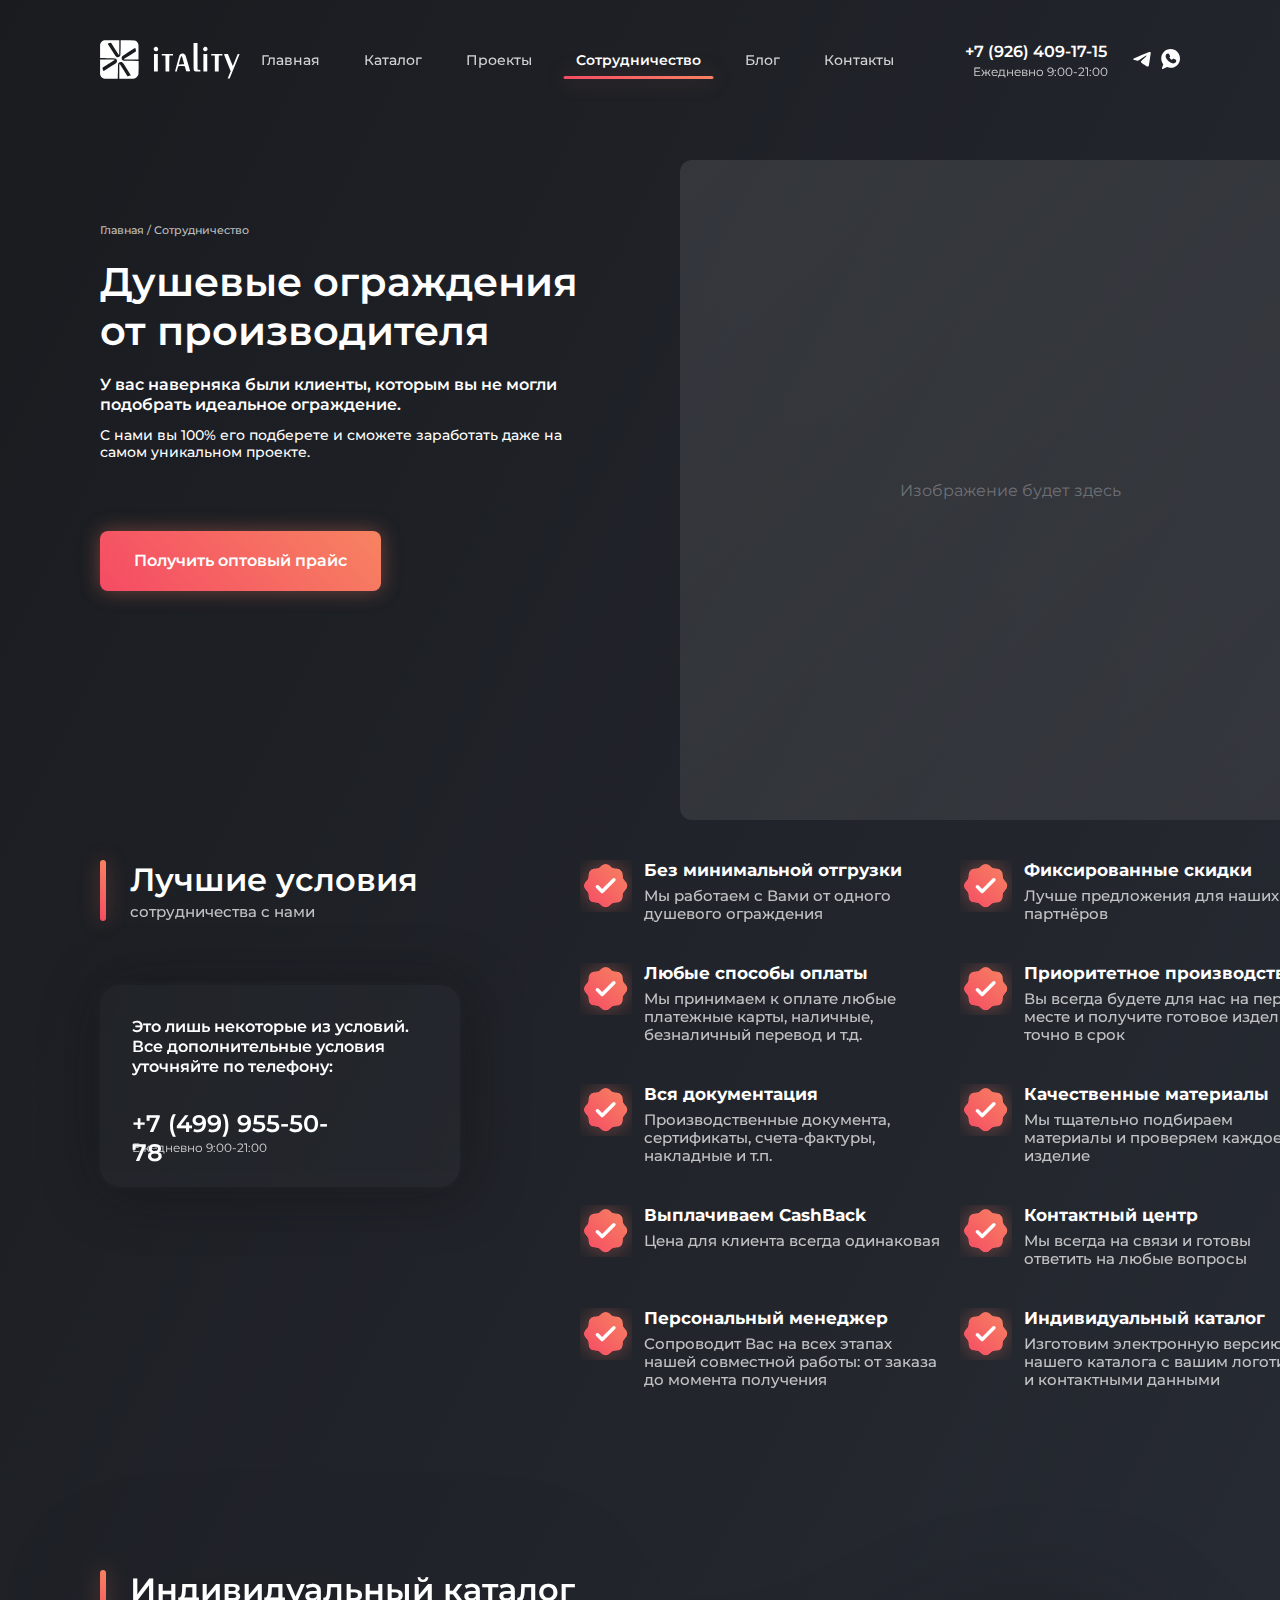
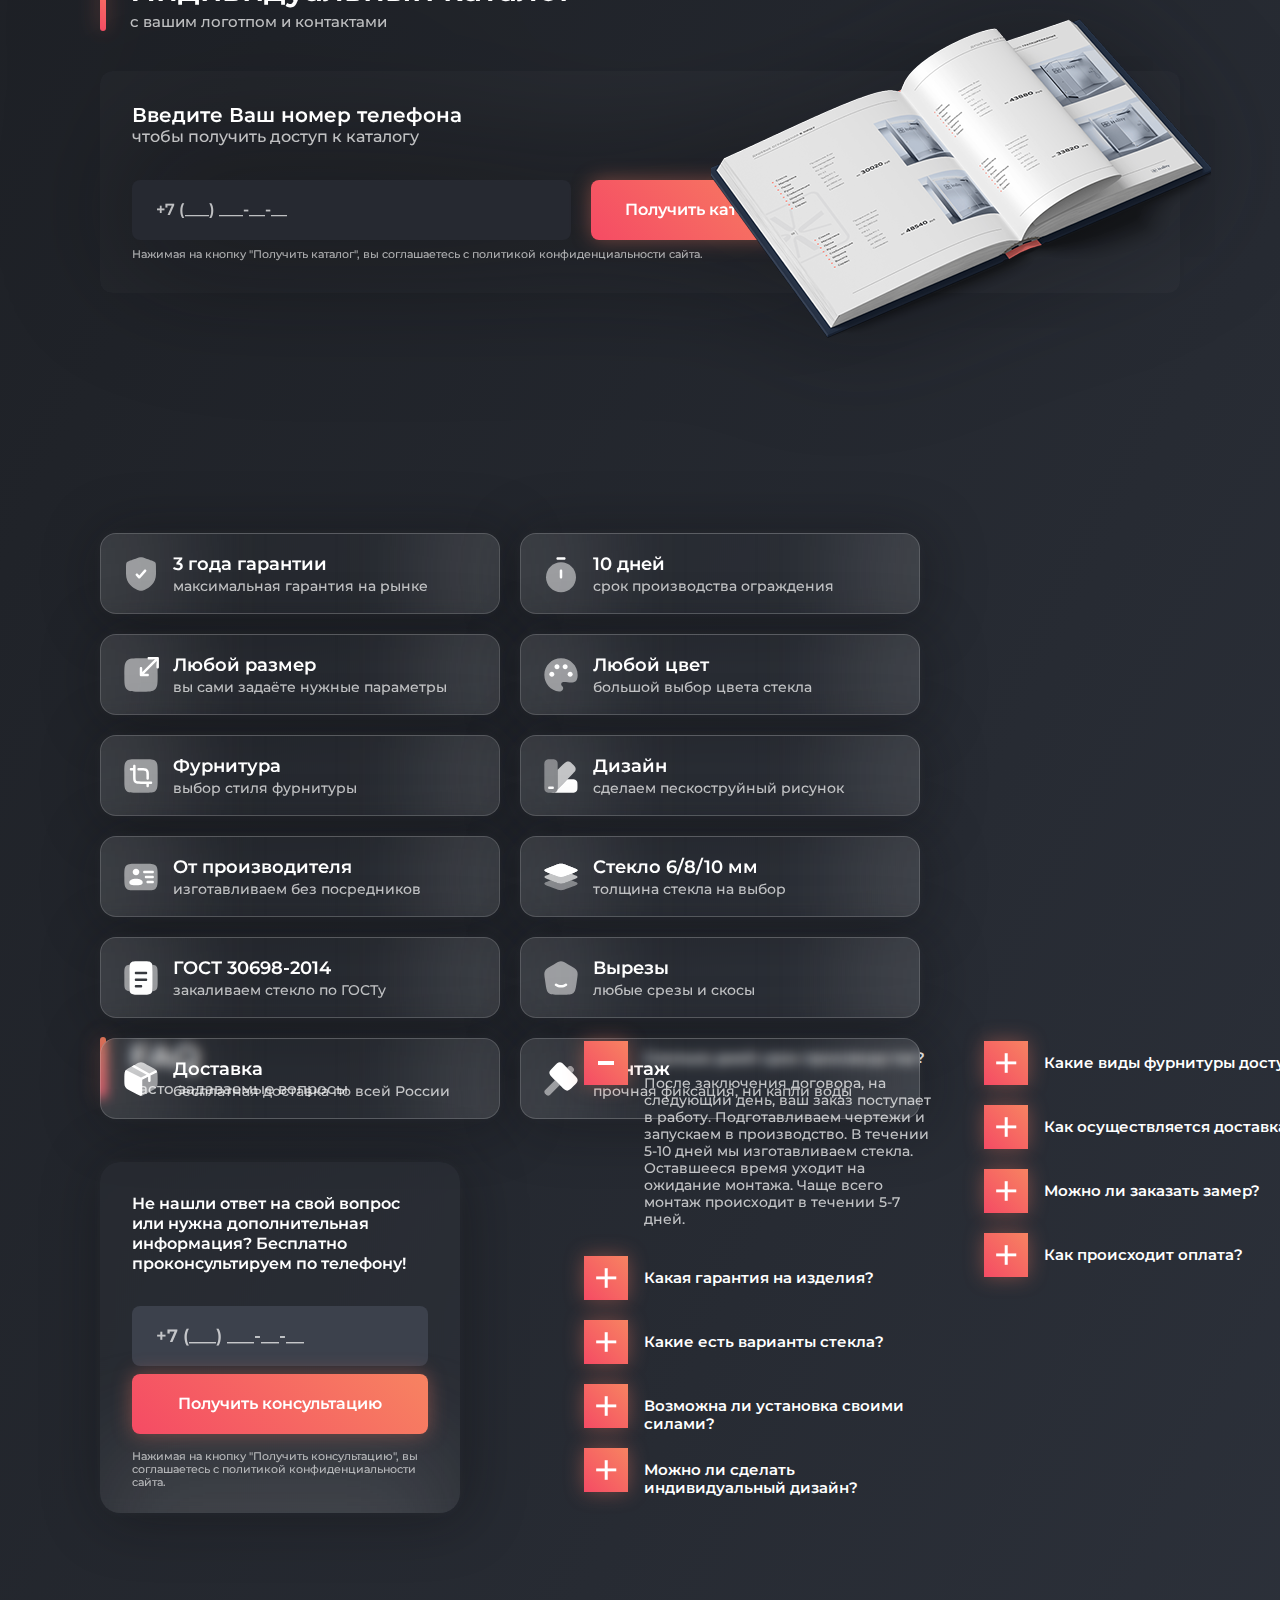
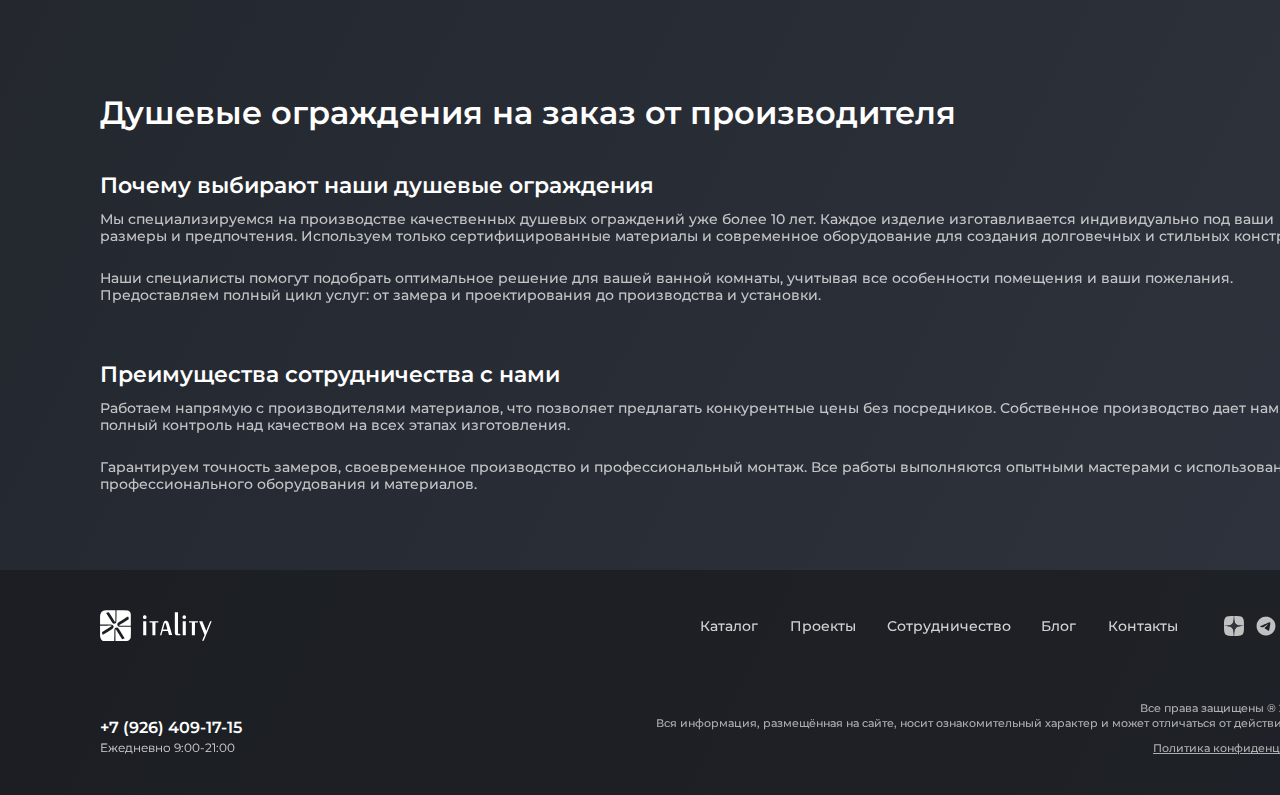
<file: partnership/partnership.html>
<!DOCTYPE html>
<html lang="en">
<head>
    <meta charset="UTF-8">
    <meta name="viewport" content="width=device-width, initial-scale=1.0">
    <title>Partnership</title>
    <link rel="stylesheet" href="https://fonts.googleapis.com/css2?family=Montserrat:wght@400;500;600;700&display=swap">
    <link rel="stylesheet" href="css/partnership.css">
    <link rel="stylesheet" href="css/responsive.css">
</head>
<body class="partner-page">
<div class="main-container">
    <!-- Header Section -->
    <header class="header-section">
        <div class="logo-container">
            <div class="logo">
                <a href="/" class="logo-link">
                    <img src="img/svg/Logo.svg" alt="Logo" class="logo-image">
                </a>
            </div>
        </div>
        <div class="right-box">
            <nav class="nav-menu">

                <div class="menu-item">
                    <a href="#" class="menu-link">Главная</a>
                </div>

                <div class="menu-item">
                    <a href="#" class="menu-link">Каталог</a>
                </div>

                <div class="menu-item">
                    <a href="#" class="menu-link">Проекты</a>
                </div>

                <div class="menu-item active">
                    <a href="#" class="menu-link">Сотрудничество</a>
                </div>

                <div class="menu-item">
                    <a href="#" class="menu-link">Блог</a>
                </div>

                <div class="menu-item">
                    <a href="#" class="menu-link">Контакты</a>
                </div>
            </nav>
            <div class="contacts-box">
                <div class="phone-box">
                    <div class="phone-number">+7 (926) 409-17-15</div>
                    <div class="working-hours">Ежедневно 9:00-21:00</div>
                </div>

                <div class="social-icons">
                    <div class="social-icon telegram-icon">
                        <a href="https://t.me/username" class="social-icon" target="_blank"
                           rel="noopener noreferrer"
                           aria-label="Telegram">
                            <img src="img/svg/telegram.svg" alt="Telegram" class="icon">
                        </a>
                    </div>

                    <div class="social-icon whatsapp-icon">
                        <a href="https://wa.me/79264091715" class="social-icon" target="_blank"
                           rel="noopener noreferrer" aria-label="WhatsApp">
                            <img src="img/svg/whats-app.svg" alt="WhatsApp" class="icon">
                        </a>
                    </div>


                </div>
            </div>
        </div>
    </header>
    <!-- Hero Section -->
    <section class="hero-section">
        <div class="hero-container">
            <!-- Левая часть с контентом -->
            <div class="content-box">
                <div class="header-box">
                    <!-- Хлебные крошки -->
                    <div class="breadcrumbs">
                        Главная / Сотрудничество
                    </div>
                    <!-- Заголовок -->
                    <h1 class="hero-title">
                        Душевые ограждения от производителя
                    </h1>
                </div>

                <!-- Описание (перед кнопкой) -->
                <div class="content-description">
                    <p class="description-main">
                        У вас наверняка были клиенты, которым вы не могли подобрать идеальное ограждение.
                    </p>
                    <p class="description-secondary">
                        С нами вы 100% его подберете и сможете заработать даже на самом уникальном проекте.
                    </p>
                </div>

                <!-- Кнопка (после описания) -->
                <button class="cta-button">
                    Получить оптовый прайс
                </button>
            </div>

            <!-- Правая часть с изображением -->
            <div class="image-box">
                <div class="image-placeholder">
                    <span>Изображение будет здесь</span>
                </div>
            </div>
        </div>
    </section>

    <!-- Benefits Section -->
    <section class="benefits-section">
        <div class="benefits-container">
            <!-- Левая часть - заголовок и контактная информация -->
            <div class="left-content">
                <!-- Заголовок с оранжевой линией -->
                <div class="title-block">
                    <div class="accent-line"></div>
                    <div class="title-content">
                        <h2 class="main-title">Лучшие условия</h2>
                        <p class="sub-title">сотрудничества с нами</p>
                    </div>
                </div>

                <!-- Карточка с контактной информацией -->
                <div class="contact-card">
                    <div class="card-content">
                        <p class="card-text">
                            Это лишь некоторые из условий. Все дополнительные условия уточняйте по телефону:
                        </p>
                    </div>
                    <div class="contact-info">
                        <div class="phone">+7 (499) 955-50-78</div>
                        <div class="hours">Ежедневно 9:00-21:00</div>
                    </div>
                </div>
            </div>

            <!-- Правая часть - сетка преимуществ -->
            <div class="advantages-grid">
                <!-- Первая колонка преимуществ -->
                <div class="column">
                    <!-- Преимущество 1 -->
                    <div class="advantage-item">
                        <div class="icon-wrapper">
                            <div class="check-mark">
                                <img src="img/svg/verified-check-scale.svg" alt="Logo" class="">
                            </div>
                        </div>
                        <div class="advantage-details">
                            <h3 class="advantage-heading">Без минимальной отгрузки</h3>
                            <p class="advantage-description">
                                Мы работаем с Вами от одного душевого ограждения
                            </p>
                        </div>
                    </div>

                    <!-- Преимущество 2 -->
                    <div class="advantage-item">
                        <div class="icon-wrapper">
                            <div class="check-mark">
                                <img src="img/svg/verified-check-scale.svg" alt="Logo" class="">
                            </div>
                        </div>
                        <div class="advantage-details">
                            <h3 class="advantage-heading">Любые способы оплаты</h3>
                            <p class="advantage-description">
                                Мы принимаем к оплате любые платежные карты, наличные, безналичный перевод и т.д.
                            </p>
                        </div>
                    </div>

                    <!-- Преимущество 3 -->
                    <div class="advantage-item">
                        <div class="icon-wrapper">
                            <div class="check-mark">
                                <img src="img/svg/verified-check-scale.svg" alt="Logo" class="">
                            </div>
                        </div>
                        <div class="advantage-details">
                            <h3 class="advantage-heading">Вся документация</h3>
                            <p class="advantage-description">
                                Производственные документа, сертификаты, счета-фактуры, накладные и т.п.
                            </p>
                        </div>
                    </div>

                    <!-- Преимущество 4 -->
                    <div class="advantage-item">
                        <div class="icon-wrapper">
                            <div class="check-mark">
                                <img src="img/svg/verified-check-scale.svg" alt="Logo" class="">
                            </div>
                        </div>
                        <div class="advantage-details">
                            <h3 class="advantage-heading">Выплачиваем CashBack</h3>
                            <p class="advantage-description">
                                Цена для клиента всегда одинаковая
                            </p>
                        </div>
                    </div>

                    <!-- Преимущество 5 -->
                    <div class="advantage-item">
                        <div class="icon-wrapper">
                            <div class="check-mark">
                                <img src="img/svg/verified-check-scale.svg" alt="Logo" class="">
                            </div>
                        </div>
                        <div class="advantage-details">
                            <h3 class="advantage-heading">Персональный менеджер</h3>
                            <p class="advantage-description">
                                Сопроводит Вас на всех этапах нашей совместной работы: от заказа до момента получения
                            </p>
                        </div>
                    </div>
                </div>

                <!-- Вторая колонка преимуществ -->
                <div class="column">
                    <!-- Преимущество 6 -->
                    <div class="advantage-item">
                        <div class="icon-wrapper">
                            <div class="check-mark">
                                <img src="img/svg/verified-check-scale.svg" alt="Logo" class="">
                            </div>
                        </div>
                        <div class="advantage-details">
                            <h3 class="advantage-heading">Фиксированные скидки</h3>
                            <p class="advantage-description">
                                Лучше предложения для наших партнёров
                            </p>
                        </div>
                    </div>

                    <!-- Преимущество 7 -->
                    <div class="advantage-item">
                        <div class="icon-wrapper">
                            <div class="check-mark">
                                <img src="img/svg/verified-check-scale.svg" alt="Logo" class="">
                            </div>
                        </div>
                        <div class="advantage-details">
                            <h3 class="advantage-heading">Приоритетное производство</h3>
                            <p class="advantage-description">
                                Вы всегда будете для нас на первом месте и получите готовое изделие точно в срок
                            </p>
                        </div>
                    </div>

                    <!-- Преимущество 8 -->
                    <div class="advantage-item">
                        <div class="icon-wrapper">
                            <div class="check-mark">
                                <img src="img/svg/verified-check-scale.svg" alt="Logo" class="">
                            </div>
                        </div>
                        <div class="advantage-details">
                            <h3 class="advantage-heading">Качественные материалы</h3>
                            <p class="advantage-description">
                                Мы тщательно подбираем материалы и проверяем каждое изделие
                            </p>
                        </div>
                    </div>

                    <!-- Преимущество 9 -->
                    <div class="advantage-item">
                        <div class="icon-wrapper">
                            <div class="check-mark">
                                <img src="img/svg/verified-check-scale.svg" alt="Logo" class="">
                            </div>
                        </div>
                        <div class="advantage-details">
                            <h3 class="advantage-heading">Контактный центр</h3>
                            <p class="advantage-description">
                                Мы всегда на связи и готовы ответить на любые вопросы
                            </p>
                        </div>
                    </div>

                    <!-- Преимущество 10 -->
                    <div class="advantage-item">
                        <div class="icon-wrapper">
                            <div class="check-mark">
                                <img src="img/svg/verified-check-scale.svg" alt="Logo" class="">
                            </div>
                        </div>
                        <div class="advantage-details">
                            <h3 class="advantage-heading">Индивидуальный каталог</h3>
                            <p class="advantage-description">
                                Изготовим электронную версию нашего каталога с вашим логотипом и контактными данными
                            </p>
                        </div>
                    </div>
                </div>
            </div>
        </div>
    </section>

    <!-- Catalog Form Section -->
    <section class="catalog-form-section">
        <div class="catalog-form-header">
            <div class="catalog-form-line"></div>

            <div class="catalog-form-title-box">
                <h2 class="catalog-form-main-title">Индивидуальный каталог</h2>
                <p class="catalog-form-subtitle">с вашим логотпом и контактами</p>
            </div>
        </div>
        <div class="catalog-form-box">
            <div class="catalog-form-content">
                <div class="catalog-form-top-box">
                    <div class="catalog-form-info">
                        <div class="catalog-form-info-title">Введите Ваш номер телефона</div>
                        <div class="catalog-form-info-desc">чтобы получить доступ к каталогу</div>
                    </div>
                </div>

                <div class="catalog-form-inputs">
                    <form class="catalog-form">
                        <div class="form-row">
                            <div class="form-input-container">
                                <input type="tel" class="form-phone-input" placeholder="+7 (___) ___-__-__">
                            </div>
                            <button type="submit" class="form-submit-button">
                                <span class="form-button-text">Получить каталог</span>
                            </button>
                        </div>
                        <div class="form-agreement">
                            Нажимая на кнопку "Получить каталог", вы соглашаетесь с политикой конфиденциальности
                            сайта.
                        </div>
                    </form>
                </div>
            </div>
        </div>
        <div class="catalog-form-image">
        </div>
    </section>

    <!-- Advantages Section -->
    <section class="advantages-section">
        <div class="advantages-container">
            <div class="advantages-grid">
                <!-- Преимущество 1 -->
                <div class="advantage-card">
                    <div class="advantage-ellipse ellipse-right"></div>
                    <div class="advantage-ellipse ellipse-left"></div>
                    <div class="advantage-icon-container icon-shield-check">
                        <img src="img/svg/advantages-1.svg" alt="" class="advantages-icon">
                    </div>
                    <div class="advantage-text">
                        <div class="advantage-title">3 года гарантии</div>
                        <div class="advantage-desc">максимальная гарантия на рынке</div>
                    </div>
                </div>

                <!-- Преимущество 2 -->
                <div class="advantage-card">
                    <div class="advantage-ellipse ellipse-right"></div>
                    <div class="advantage-ellipse ellipse-left"></div>
                    <div class="advantage-icon-container icon-stopwatch">
                        <img src="img/svg/advantages-2.svg" alt="" class="advantages-icon">
                    </div>
                    <div class="advantage-text">
                        <div class="advantage-title">10 дней</div>
                        <div class="advantage-desc">срок производства ограждения</div>
                    </div>
                </div>

                <!-- Преимущество 3 -->
                <div class="advantage-card">
                    <div class="advantage-ellipse ellipse-right"></div>
                    <div class="advantage-ellipse ellipse-left"></div>
                    <div class="advantage-icon-container icon-scale">
                        <img src="img/svg/advantages-3.svg" alt="" class="advantages-icon">
                    </div>
                    <div class="advantage-text">
                        <div class="advantage-title">Любой размер</div>
                        <div class="advantage-desc">вы сами задаёте нужные параметры</div>
                    </div>
                </div>

                <!-- Преимущество 4 -->
                <div class="advantage-card">
                    <div class="advantage-ellipse ellipse-right"></div>
                    <div class="advantage-ellipse ellipse-left"></div>
                    <div class="advantage-icon-container icon-palette-2">
                        <img src="img/svg/advantages-4.svg" alt="" class="advantages-icon">
                    </div>
                    <div class="advantage-text">
                        <div class="advantage-title">Любой цвет</div>
                        <div class="advantage-desc">большой выбор цвета стекла</div>
                    </div>
                </div>

                <!-- Преимущество 5 -->
                <div class="advantage-card">
                    <div class="advantage-ellipse ellipse-right"></div>
                    <div class="advantage-ellipse ellipse-left"></div>
                    <div class="advantage-icon-container icon-crop">
                        <img src="img/svg/advantages-5.svg" alt="" class="advantages-icon">
                    </div>
                    <div class="advantage-text">
                        <div class="advantage-title">Фурнитура</div>
                        <div class="advantage-desc">выбор стиля фурнитуры</div>
                    </div>
                </div>

                <!-- Преимущество 6 -->
                <div class="advantage-card">
                    <div class="advantage-ellipse ellipse-right"></div>
                    <div class="advantage-ellipse ellipse-left"></div>
                    <div class="advantage-icon-container icon-palette">
                        <img src="img/svg/advantages-6.svg" alt="" class="advantages-icon">
                    </div>
                    <div class="advantage-text">
                        <div class="advantage-title">Дизайн</div>
                        <div class="advantage-desc">сделаем пескоструйный рисунок</div>
                    </div>
                </div>

                <!-- Преимущество 7 -->
                <div class="advantage-card">
                    <div class="advantage-ellipse ellipse-right"></div>
                    <div class="advantage-ellipse ellipse-left"></div>
                    <div class="advantage-icon-container icon-user-id">
                        <img src="img/svg/advantages-7.svg" alt="" class="advantages-icon">
                    </div>
                    <div class="advantage-text">
                        <div class="advantage-title">От производителя</div>
                        <div class="advantage-desc">изготавливаем без посредников</div>
                    </div>
                </div>

                <!-- Преимущество 8 -->
                <div class="advantage-card">
                    <div class="advantage-ellipse ellipse-right"></div>
                    <div class="advantage-ellipse ellipse-left"></div>
                    <div class="advantage-icon-container icon-layers">
                        <img src="img/svg/advantages-8.svg" alt="" class="advantages-icon">
                    </div>
                    <div class="advantage-text">
                        <div class="advantage-title">Стекло 6/8/10 мм</div>
                        <div class="advantage-desc">толщина стекла на выбор</div>
                    </div>
                </div>

                <!-- Преимущество 9 -->
                <div class="advantage-card">
                    <div class="advantage-ellipse ellipse-right"></div>
                    <div class="advantage-ellipse ellipse-left"></div>
                    <div class="advantage-icon-container icon-documents">
                        <img src="img/svg/advantages-9.svg" alt="" class="advantages-icon">
                    </div>
                    <div class="advantage-text">
                        <div class="advantage-title">ГОСТ 30698-2014</div>
                        <div class="advantage-desc">закаливаем стекло по ГОСТу</div>
                    </div>
                </div>

                <!-- Преимущество 10 -->
                <div class="advantage-card">
                    <div class="advantage-ellipse ellipse-right"></div>
                    <div class="advantage-ellipse ellipse-left"></div>
                    <div class="advantage-icon-container icon-home-smile">
                        <img src="img/svg/advantages-10.svg" alt="" class="advantages-icon">
                    </div>
                    <div class="advantage-text">
                        <div class="advantage-title">Вырезы</div>
                        <div class="advantage-desc">любые срезы и скосы</div>
                    </div>
                </div>

                <!-- Преимущество 11 -->
                <div class="advantage-card">
                    <div class="advantage-ellipse ellipse-right"></div>
                    <div class="advantage-ellipse ellipse-left"></div>
                    <div class="advantage-icon-container icon-box">
                        <img src="img/svg/advantages-11.svg" alt="" class="advantages-icon">
                    </div>
                    <div class="advantage-text">
                        <div class="advantage-title">Доставка</div>
                        <div class="advantage-desc">бесплатная доставка по всей России</div>
                    </div>
                </div>

                <!-- Преимущество 12 -->
                <div class="advantage-card">
                    <div class="advantage-ellipse ellipse-right"></div>
                    <div class="advantage-ellipse ellipse-left"></div>
                    <div class="advantage-icon-container icon-sledgehammer">
                        <img src="img/svg/advantages-12.svg" alt="" class="advantages-icon">
                    </div>
                    <div class="advantage-text">
                        <div class="advantage-title">Монтаж</div>
                        <div class="advantage-desc">прочная фиксация, ни капли воды</div>
                    </div>
                </div>
            </div>
        </div>
    </section>

    <!-- FAQ Section -->
    <section class="faq-section">
            <div class="faq-content">
                <div class="faq-header">
                    <div class="faq-header-line"></div>

                    <div class="faq-header-content">
                        <h2 class="faq-main-title">FAQ</h2>
                        <p class="faq-subtitle">часто задаваемые вопросы</p>
                    </div>
                </div>

                <div class="faq-form-box">
                    <div class="faq-form-ellipse"></div>

                    <div class="faq-form-content">
                        <div class="faq-form-info">
                            <p>Не нашли ответ на свой вопрос или нужна дополнительная информация? Бесплатно
                                проконсультируем
                                по
                                телефону!</p>
                        </div>

                        <div class="faq-form-inputs">
                            <form class="faq-form">
                                <div class="faq-phone-input-container">
                                    <input type="tel" class="faq-phone-input" placeholder="+7 (___) ___-__-__">
                                </div>
                                <button type="submit" class="faq-submit-button">
                                    <span class="faq-button-text">Получить консультацию</span>
                                </button>
                                <div class="faq-agreement">
                                    Нажимая на кнопку "Получить консультацию", вы соглашаетесь с политикой
                                    конфиденциальности
                                    сайта.
                                </div>
                            </form>
                        </div>
                    </div>
                </div>
            </div>
            <div class="faq-questions-grid">
                <!-- Левая колонка вопросов -->
                <div class="faq-column">
                    <!-- Вопрос 1 (развернутый) -->
                    <div class="faq-question faq-question-open">
                        <div class="faq-question-point">
                            <div class="faq-icon faq-icon-minus"></div>
                            <div class="faq-question-text">
                                <div class="faq-question-title">Сколько дней срок производства?</div>
                                <div class="faq-question-answer">
                                    После заключения договора, на следующий день, ваш заказ поступает в работу.
                                    Подготавливаем
                                    чертежи и запускаем в производство. В течении 5-10 дней мы изготавливаем стекла.
                                    Оставшееся
                                    время уходит на ожидание монтажа. Чаще всего монтаж происходит в течении 5-7 дней.
                                </div>
                            </div>
                        </div>
                    </div>

                    <!-- Вопрос 2 (свернутый) -->
                    <div class="faq-question">
                        <div class="faq-question-point">
                            <div class="faq-icon faq-icon-plus"></div>
                            <div class="faq-question-text">
                                <div class="faq-question-title">Какая гарантия на изделия?</div>
                            </div>
                        </div>
                    </div>

                    <!-- Вопрос 3 (свернутый) -->
                    <div class="faq-question">
                        <div class="faq-question-point">
                            <div class="faq-icon faq-icon-plus"></div>
                            <div class="faq-question-text">
                                <div class="faq-question-title">Какие есть варианты стекла?</div>
                            </div>
                        </div>
                    </div>

                    <!-- Вопрос 4 (свернутый) -->
                    <div class="faq-question">
                        <div class="faq-question-point">
                            <div class="faq-icon faq-icon-plus"></div>
                            <div class="faq-question-text">
                                <div class="faq-question-title">Возможна ли установка своими силами?</div>
                            </div>
                        </div>
                    </div>

                    <!-- Вопрос 5 (свернутый) -->
                    <div class="faq-question">
                        <div class="faq-question-point">
                            <div class="faq-icon faq-icon-plus"></div>
                            <div class="faq-question-text">
                                <div class="faq-question-title">Можно ли сделать индивидуальный дизайн?</div>
                            </div>
                        </div>
                    </div>
                </div>

                <!-- Правая колонка вопросов -->
                <div class="faq-column">
                    <!-- Вопрос 6 (свернутый) -->
                    <div class="faq-question">
                        <div class="faq-question-point">
                            <div class="faq-icon faq-icon-plus"></div>
                            <div class="faq-question-text">
                                <div class="faq-question-title">Какие виды фурнитуры доступны?</div>
                            </div>
                        </div>
                    </div>

                    <!-- Вопрос 7 (свернутый) -->
                    <div class="faq-question">
                        <div class="faq-question-point">
                            <div class="faq-icon faq-icon-plus"></div>
                            <div class="faq-question-text">
                                <div class="faq-question-title">Как осуществляется доставка?</div>
                            </div>
                        </div>
                    </div>

                    <!-- Вопрос 8 (свернутый) -->
                    <div class="faq-question">
                        <div class="faq-question-point">
                            <div class="faq-icon faq-icon-plus"></div>
                            <div class="faq-question-text">
                                <div class="faq-question-title">Можно ли заказать замер?</div>
                            </div>
                        </div>
                    </div>

                    <!-- Вопрос 9 (свернутый) -->
                    <div class="faq-question">
                        <div class="faq-question-point">
                            <div class="faq-icon faq-icon-plus"></div>
                            <div class="faq-question-text">
                                <div class="faq-question-title">Как происходит оплата?</div>
                            </div>
                        </div>
                    </div>
                </div>
            </div>
    </section>

    <!-- SEO Section -->
    <section class="seo-section">
            <div class="seo-header">
                <div class="seo-header-content">
                    <h1 class="seo-main-title">Душевые ограждения на заказ от производителя</h1>
                </div>
            </div>
            <div class="seo-text-block">
                <div class="seo-text-header">
                    <h2 class="seo-subtitle">Почему выбирают наши душевые ограждения</h2>
                </div>
                <div class="seo-text-content">
                    <p>Мы специализируемся на производстве качественных душевых ограждений уже более 10 лет. Каждое
                        изделие
                        изготавливается индивидуально под ваши размеры и предпочтения. Используем только
                        сертифицированные
                        материалы и современное оборудование для создания долговечных и стильных конструкций.</p>
                    <p>Наши специалисты помогут подобрать оптимальное решение для вашей ванной комнаты, учитывая все
                        особенности
                        помещения и ваши пожелания. Предоставляем полный цикл услуг: от замера и проектирования до
                        производства
                        и установки.</p>
                </div>
            </div>
            <div class="seo-text-block">
                <div class="seo-text-header">
                    <h2 class="seo-subtitle">Преимущества сотрудничества с нами</h2>
                </div>
                <div class="seo-text-content">
                    <p>Работаем напрямую с производителями материалов, что позволяет предлагать конкурентные цены без
                        посредников. Собственное производство дает нам полный контроль над качеством на всех этапах
                        изготовления.</p>
                    <p>Гарантируем точность замеров, своевременное производство и профессиональный монтаж. Все работы
                        выполняются опытными мастерами с использованием профессионального оборудования и материалов.</p>
                </div>
            </div>
    </section>

    <!-- Footer Section -->
    <footer class="footer-section">

        <div class="footer-top-box">
            <div class="footer-logo-container">
                <div class="footer-logo"><img src="img/svg/Logo.svg" alt="Logo" class="logo-image"></div>
            </div>

            <div class="footer-right-box">
                <nav class="footer-menu">
                    <div class="footer-menu-item">
                        <a href="#" class="footer-menu-link">Каталог</a>
                    </div>

                    <div class="footer-menu-item">
                        <a href="#" class="footer-menu-link">Проекты</a>
                    </div>

                    <div class="footer-menu-item">
                        <a href="#" class="footer-menu-link">Сотрудничество</a>
                    </div>

                    <div class="footer-menu-item">
                        <a href="#" class="footer-menu-link">Блог</a>
                    </div>

                    <div class="footer-menu-item">
                        <a href="#" class="footer-menu-link">Контакты</a>
                    </div>
                </nav>

                <div class="footer-social">
                    <div class="footer-social-icon footer-yandex">
                        <a href="/" class="footer-social-link">
                            <img src="img/svg/yandex-logo.svg" alt="logo-footer-yandex" class="logo-image">
                        </a>
                    </div>
                    <div class="footer-social-icon footer-telegram">
                        <a href="/" class="footer-social-link">
                            <img src="img/telegram.png" alt="logo-footer-telegram" class="logo-image">
                        </a>
                    </div>
                    <div class="footer-social-icon footer-youtube">
                        <a href="/" class="footer-social-link">
                            <img src="img/svg/youtube-logo.svg" alt="logo-footer-youtube" class="logo-image">
                        </a>
                    </div>
                    <div class="footer-social-icon footer-whatsapp">
                        <a href="/" class="footer-social-link">
                            <img src="img/svg/whats-app.svg" alt="logo-footer-whatsapp" class="logo-image">
                        </a>
                    </div>
                </div>
            </div>
        </div>
        <div class="footer-bottom-box">
            <div class="footer-contacts">
                <div class="footer-phone-box">
                    <div class="footer-phone-number">+7 (926) 409-17-15</div>
                    <div class="footer-working-hours">Ежедневно 9:00-21:00</div>
                </div>
            </div>

            <div class="footer-copyright">
                <div class="footer-copyright-text">
                    <div class="footer-rights">Все права защищены ® 2024 Itality</div>
                    <div class="footer-disclaimer">Вся информация, размещённая на сайте, носит ознакомительный
                        характер
                        и
                        может отличаться от действительности
                    </div>
                </div>
                <a href="#" class="footer-privacy">Политика конфиденциальности</a>
            </div>
        </div>
    </footer>
</div>
</body>
</html>
</file>
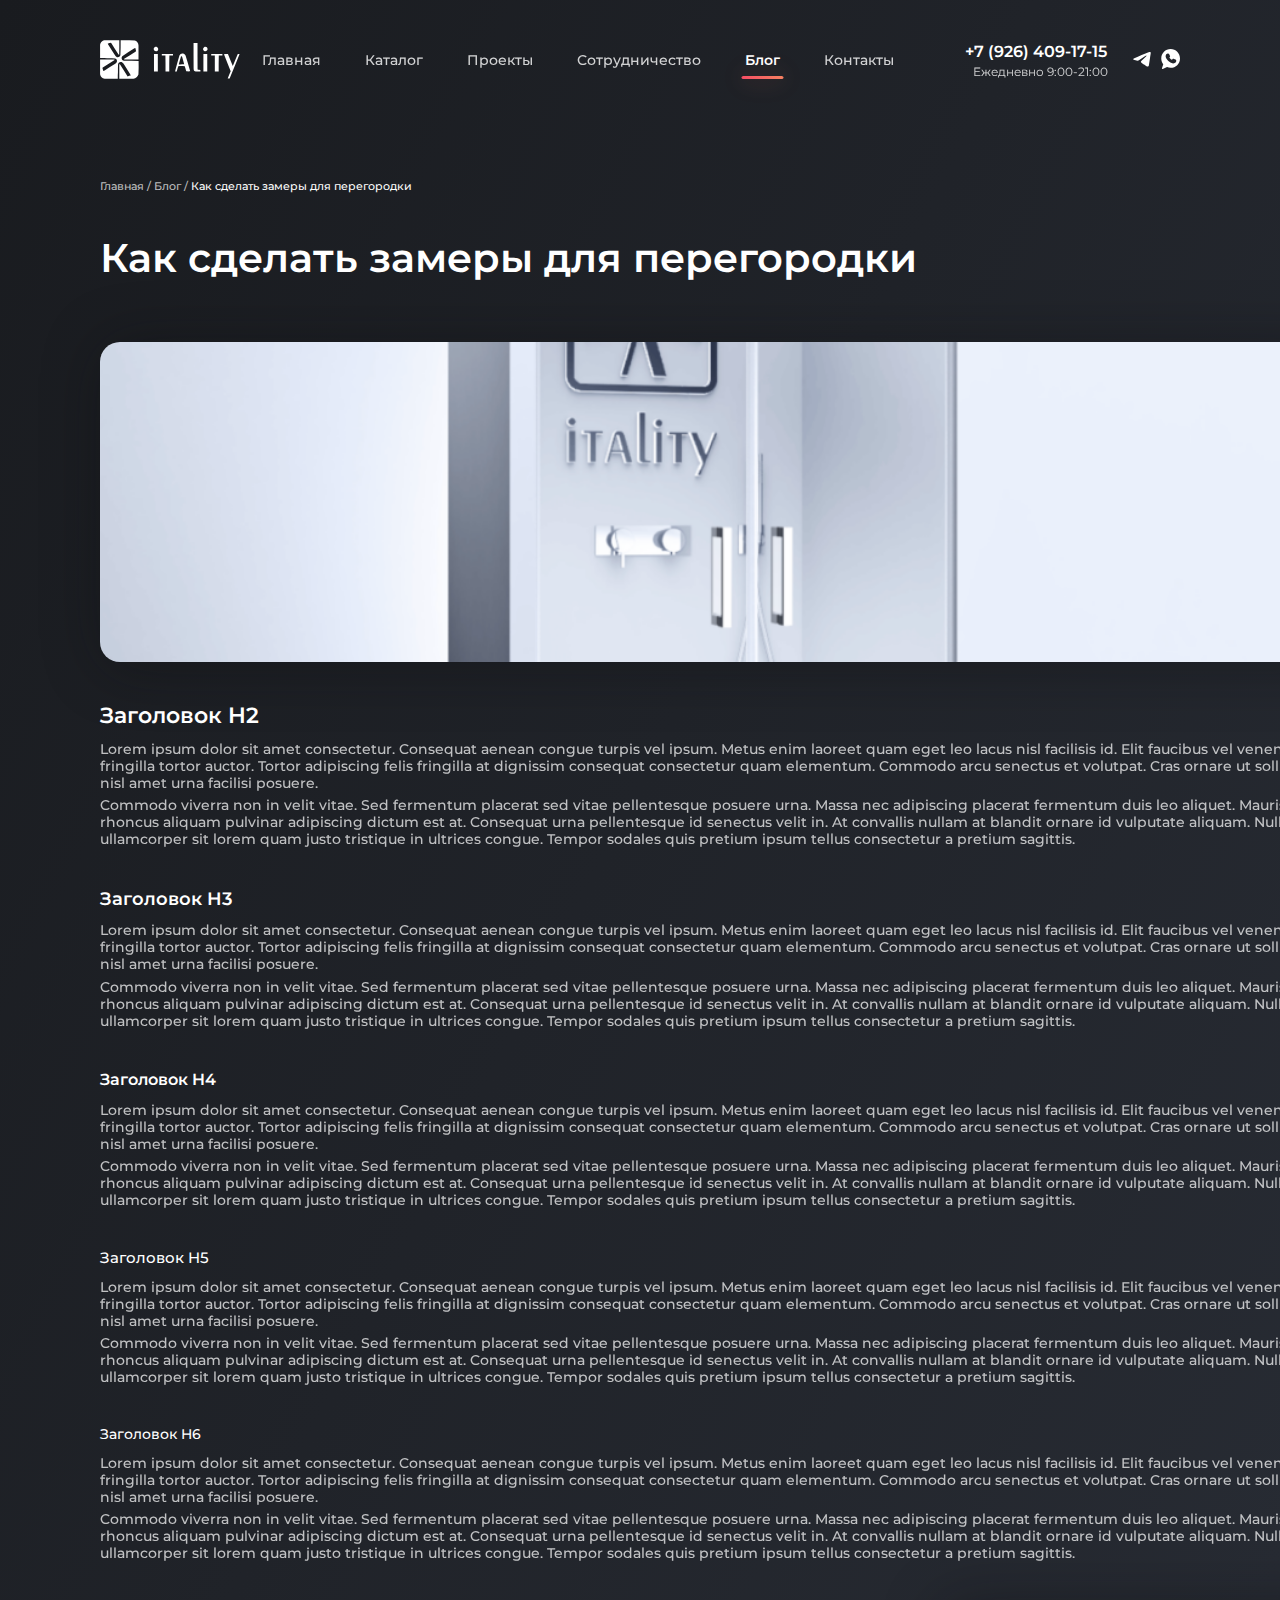
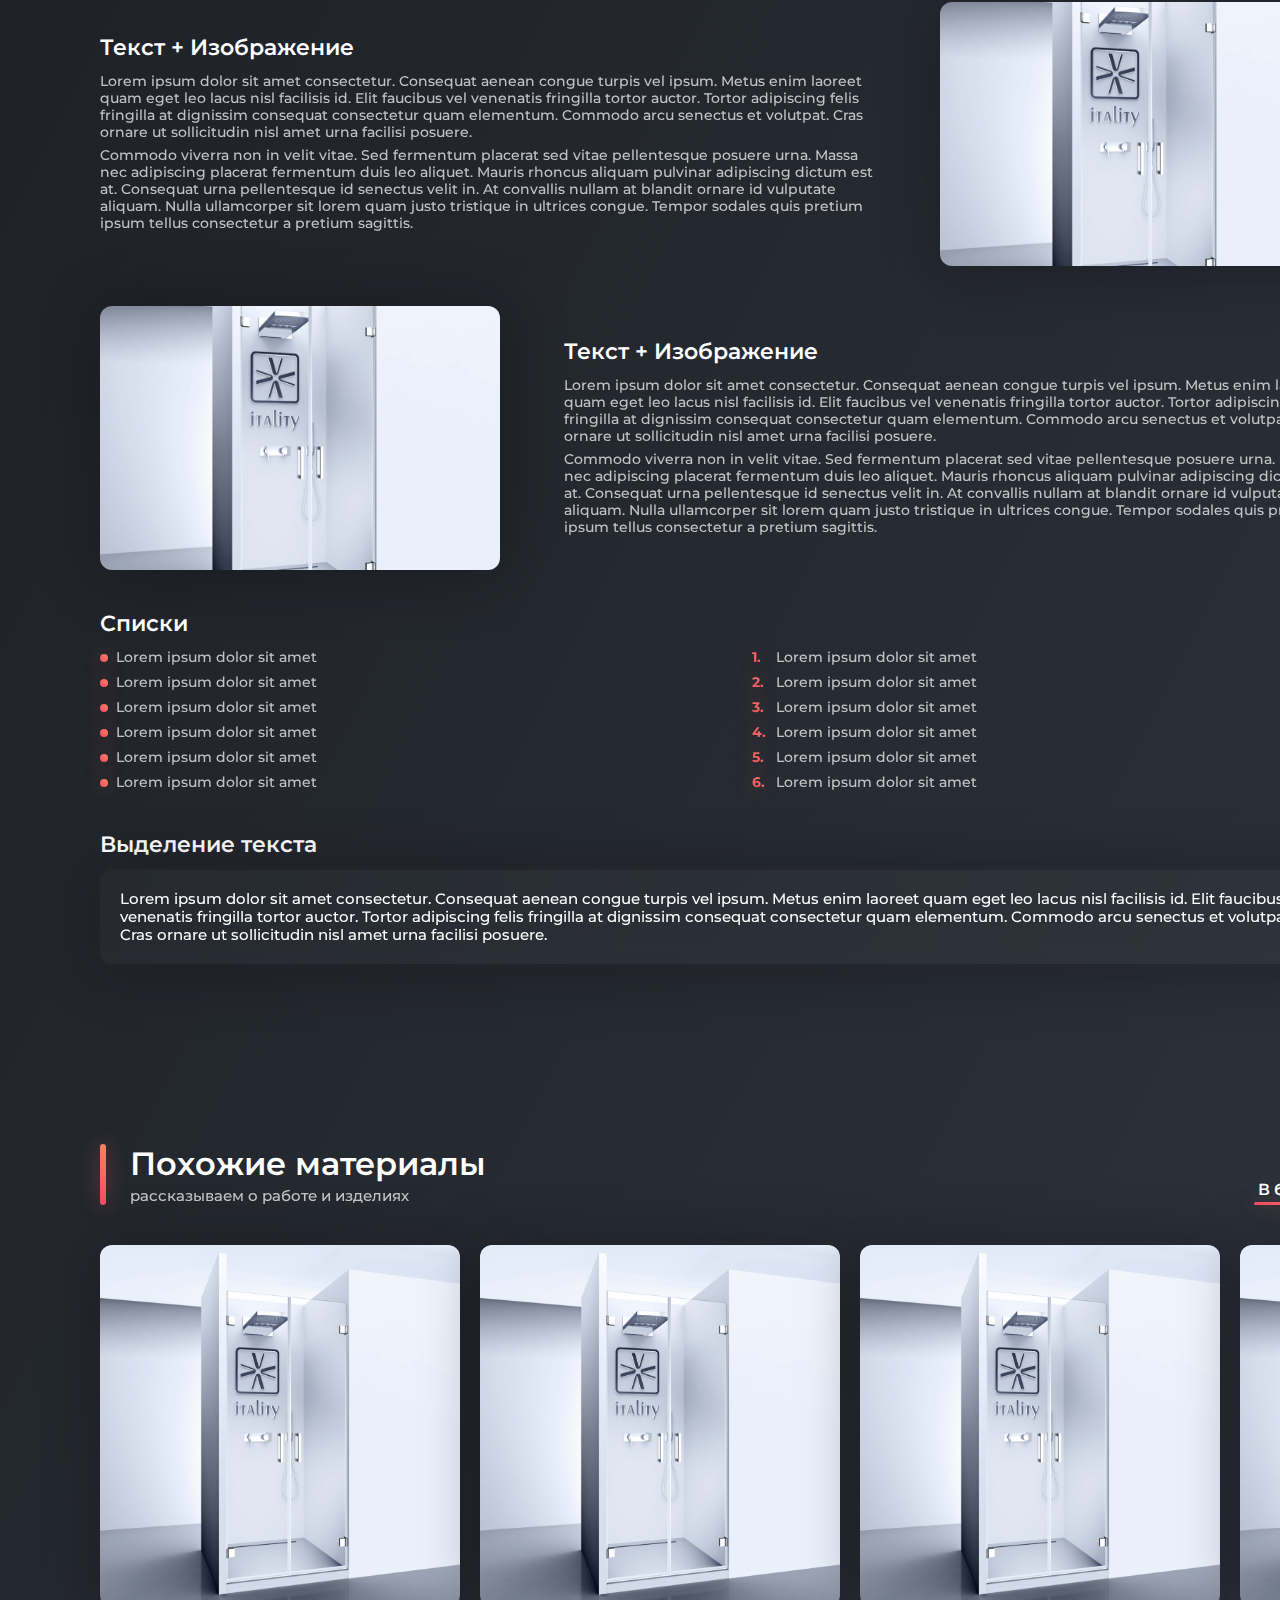
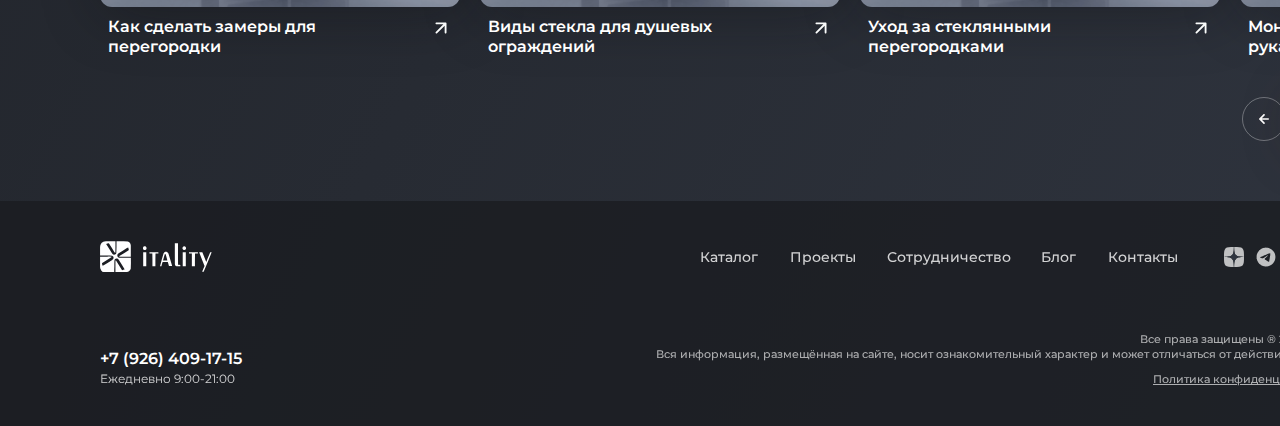
<file: post-card/post-card.html>
<!DOCTYPE html>
<html lang="en">
<head>
    <meta charset="UTF-8">
    <meta name="viewport" content="width=device-width, initial-scale=1.0">
    <title>Post Card</title>
    <link rel="stylesheet" href="https://fonts.googleapis.com/css2?family=Montserrat:wght@400;500;600;700&display=swap">
    <link rel="stylesheet" href="css/postcard.css">
    <link rel="stylesheet" href="css/responsive.css">
</head>
<body class="postcard-page">
<div class="main-container">
    <!-- Header Section -->
    <header class="header-section">
        <div class="logo-container">
            <div class="logo">
                <a href="/" class="logo-link">
                    <img src="img/svg/Logo.svg" alt="Logo" class="logo-image">
                </a>
            </div>
        </div>
        <div class="right-box">
            <nav class="nav-menu">

                <div class="menu-item">
                    <a href="#" class="menu-link">Главная</a>
                </div>

                <div class="menu-item">
                    <a href="#" class="menu-link">Каталог</a>
                </div>

                <div class="menu-item">
                    <a href="#" class="menu-link">Проекты</a>
                </div>

                <div class="menu-item">
                    <a href="#" class="menu-link">Сотрудничество</a>
                </div>

                <div class="menu-item active">
                    <a href="#" class="menu-link">Блог</a>
                </div>

                <div class="menu-item">
                    <a href="#" class="menu-link">Контакты</a>
                </div>
            </nav>
            <div class="contacts-box">
                <div class="phone-box">
                    <div class="phone-number">+7 (926) 409-17-15</div>
                    <div class="working-hours">Ежедневно 9:00-21:00</div>
                </div>

                <div class="social-icons">
                    <div class="social-icon telegram-icon">
                        <a href="https://t.me/username" class="social-icon" target="_blank"
                           rel="noopener noreferrer"
                           aria-label="Telegram">
                            <img src="img/svg/telegram.svg" alt="Telegram" class="icon">
                        </a>
                    </div>

                    <div class="social-icon whatsapp-icon">
                        <a href="https://wa.me/79264091715" class="social-icon" target="_blank"
                           rel="noopener noreferrer" aria-label="WhatsApp">
                            <img src="img/svg/whats-app.svg" alt="WhatsApp" class="icon">
                        </a>
                    </div>


                </div>
            </div>
        </div>
    </header>
    <!-- Первая секция -->
    <section class="section-cases">
        <!-- Хлебные крошки -->
        <nav class="breadcrumbs">
            <a href="/">Главная</a>
            <span class="separator">/</span>
            <span class="">Блог</span>
            <span class="separator">/</span>
            <span class="current">Как сделать замеры для перегородки</span>
        </nav>
        <!-- Основной заголовок -->
        <div class="cases-content">
            <h1 class="cases-title">Как сделать замеры для перегородки</h1>
        </div>
    </section>
    <!-- === Measurements Section === -->
    <section class="measurements">
        <div class="measurements-container">
            <!-- Hero Image -->
            <div class="measurements-hero-image">
                <img src="img/portfolio.png" alt="Measurements hero image">
            </div>

            <!-- Heading H2 -->
            <article class="measurements-article">
                <h2 class="measurements-h2">Заголовок H2</h2>
                <div class="measurements-content">
                    <p>Lorem ipsum dolor sit amet consectetur. Consequat aenean congue turpis vel ipsum. Metus enim laoreet quam eget leo lacus nisl facilisis id. Elit faucibus vel venenatis fringilla tortor auctor. Tortor adipiscing felis fringilla at dignissim consequat consectetur quam elementum. Commodo arcu senectus et volutpat. Cras ornare ut sollicitudin nisl amet urna facilisi posuere.</p>
                    <p>Commodo viverra non in velit vitae. Sed fermentum placerat sed vitae pellentesque posuere urna. Massa nec adipiscing placerat fermentum duis leo aliquet. Mauris rhoncus aliquam pulvinar adipiscing dictum est at. Consequat urna pellentesque id senectus velit in. At convallis nullam at blandit ornare id vulputate aliquam. Nulla ullamcorper sit lorem quam justo tristique in ultrices congue. Tempor sodales quis pretium ipsum tellus consectetur a pretium sagittis.</p>
                </div>
            </article>

            <!-- Heading H3 -->
            <article class="measurements-article">
                <h3 class="measurements-h3">Заголовок H3</h3>
                <div class="measurements-content">
                    <p>Lorem ipsum dolor sit amet consectetur. Consequat aenean congue turpis vel ipsum. Metus enim laoreet quam eget leo lacus nisl facilisis id. Elit faucibus vel venenatis fringilla tortor auctor. Tortor adipiscing felis fringilla at dignissim consequat consectetur quam elementum. Commodo arcu senectus et volutpat. Cras ornare ut sollicitudin nisl amet urna facilisi posuere.</p>
                    <p>Commodo viverra non in velit vitae. Sed fermentum placerat sed vitae pellentesque posuere urna. Massa nec adipiscing placerat fermentum duis leo aliquet. Mauris rhoncus aliquam pulvinar adipiscing dictum est at. Consequat urna pellentesque id senectus velit in. At convallis nullam at blandit ornare id vulputate aliquam. Nulla ullamcorper sit lorem quam justo tristique in ultrices congue. Tempor sodales quis pretium ipsum tellus consectetur a pretium sagittis.</p>
                </div>
            </article>

            <!-- Heading H4 -->
            <article class="measurements-article">
                <h4 class="measurements-h4">Заголовок H4</h4>
                <div class="measurements-content">
                    <p>Lorem ipsum dolor sit amet consectetur. Consequat aenean congue turpis vel ipsum. Metus enim laoreet quam eget leo lacus nisl facilisis id. Elit faucibus vel venenatis fringilla tortor auctor. Tortor adipiscing felis fringilla at dignissim consequat consectetur quam elementum. Commodo arcu senectus et volutpat. Cras ornare ut sollicitudin nisl amet urna facilisi posuere.</p>
                    <p>Commodo viverra non in velit vitae. Sed fermentum placerat sed vitae pellentesque posuere urna. Massa nec adipiscing placerat fermentum duis leo aliquet. Mauris rhoncus aliquam pulvinar adipiscing dictum est at. Consequat urna pellentesque id senectus velit in. At convallis nullam at blandit ornare id vulputate aliquam. Nulla ullamcorper sit lorem quam justo tristique in ultrices congue. Tempor sodales quis pretium ipsum tellus consectetur a pretium sagittis.</p>
                </div>
            </article>

            <!-- Heading H5 -->
            <article class="measurements-article">
                <h5 class="measurements-h5">Заголовок H5</h5>
                <div class="measurements-content">
                    <p>Lorem ipsum dolor sit amet consectetur. Consequat aenean congue turpis vel ipsum. Metus enim laoreet quam eget leo lacus nisl facilisis id. Elit faucibus vel venenatis fringilla tortor auctor. Tortor adipiscing felis fringilla at dignissim consequat consectetur quam elementum. Commodo arcu senectus et volutpat. Cras ornare ut sollicitudin nisl amet urna facilisi posuere.</p>
                    <p>Commodo viverra non in velit vitae. Sed fermentum placerat sed vitae pellentesque posuere urna. Massa nec adipiscing placerat fermentum duis leo aliquet. Mauris rhoncus aliquam pulvinar adipiscing dictum est at. Consequat urna pellentesque id senectus velit in. At convallis nullam at blandit ornare id vulputate aliquam. Nulla ullamcorper sit lorem quam justo tristique in ultrices congue. Tempor sodales quis pretium ipsum tellus consectetur a pretium sagittis.</p>
                </div>
            </article>

            <!-- Heading H6 -->
            <article class="measurements-article">
                <h6 class="measurements-h6">Заголовок H6</h6>
                <div class="measurements-content">
                    <p>Lorem ipsum dolor sit amet consectetur. Consequat aenean congue turpis vel ipsum. Metus enim laoreet quam eget leo lacus nisl facilisis id. Elit faucibus vel venenatis fringilla tortor auctor. Tortor adipiscing felis fringilla at dignissim consequat consectetur quam elementum. Commodo arcu senectus et volutpat. Cras ornare ut sollicitudin nisl amet urna facilisi posuere.</p>
                    <p>Commodo viverra non in velit vitae. Sed fermentum placerat sed vitae pellentesque posuere urna. Massa nec adipiscing placerat fermentum duis leo aliquet. Mauris rhoncus aliquam pulvinar adipiscing dictum est at. Consequat urna pellentesque id senectus velit in. At convallis nullam at blandit ornare id vulputate aliquam. Nulla ullamcorper sit lorem quam justo tristique in ultrices congue. Tempor sodales quis pretium ipsum tellus consectetur a pretium sagittis.</p>
                </div>
            </article>

            <!-- Text + Image (Image Right) -->
            <div class="measurements-media-content">
                <div class="measurements-media-text">
                    <h2 class="measurements-h2">Текст + Изображение</h2>
                    <div class="measurements-content">
                        <p>Lorem ipsum dolor sit amet consectetur. Consequat aenean congue turpis vel ipsum. Metus enim laoreet quam eget leo lacus nisl facilisis id. Elit faucibus vel venenatis fringilla tortor auctor. Tortor adipiscing felis fringilla at dignissim consequat consectetur quam elementum. Commodo arcu senectus et volutpat. Cras ornare ut sollicitudin nisl amet urna facilisi posuere.</p>
                        <p>Commodo viverra non in velit vitae. Sed fermentum placerat sed vitae pellentesque posuere urna. Massa nec adipiscing placerat fermentum duis leo aliquet. Mauris rhoncus aliquam pulvinar adipiscing dictum est at. Consequat urna pellentesque id senectus velit in. At convallis nullam at blandit ornare id vulputate aliquam. Nulla ullamcorper sit lorem quam justo tristique in ultrices congue. Tempor sodales quis pretium ipsum tellus consectetur a pretium sagittis.</p>
                    </div>
                </div>
                <div class="measurements-media-image">
                    <img src="img/portfolio.png" alt="Content image">
                </div>
            </div>

            <!-- Text + Image (Image Left) -->
            <div class="measurements-media-content reverse">
                <div class="measurements-media-text">
                    <h2 class="measurements-h2">Текст + Изображение</h2>
                    <div class="measurements-content">
                        <p>Lorem ipsum dolor sit amet consectetur. Consequat aenean congue turpis vel ipsum. Metus enim laoreet quam eget leo lacus nisl facilisis id. Elit faucibus vel venenatis fringilla tortor auctor. Tortor adipiscing felis fringilla at dignissim consequat consectetur quam elementum. Commodo arcu senectus et volutpat. Cras ornare ut sollicitudin nisl amet urna facilisi posuere.</p>
                        <p>Commodo viverra non in velit vitae. Sed fermentum placerat sed vitae pellentesque posuere urna. Massa nec adipiscing placerat fermentum duis leo aliquet. Mauris rhoncus aliquam pulvinar adipiscing dictum est at. Consequat urna pellentesque id senectus velit in. At convallis nullam at blandit ornare id vulputate aliquam. Nulla ullamcorper sit lorem quam justo tristique in ultrices congue. Tempor sodales quis pretium ipsum tellus consectetur a pretium sagittis.</p>
                    </div>
                </div>
                <div class="measurements-media-image">
                    <img src="img/portfolio.png" alt="Content image">
                </div>
            </div>

            <!-- Lists Section -->
            <article class="measurements-article">
                <h2 class="measurements-h2">Списки</h2>
                <div class="measurements-lists-container">
                    <!-- Unordered List -->
                    <div class="measurements-list">
                        <div class="measurements-list-item">
                            <span class="measurements-list-dot"></span>
                            <span class="measurements-list-text">Lorem ipsum dolor sit amet</span>
                        </div>
                        <div class="measurements-list-item">
                            <span class="measurements-list-dot"></span>
                            <span class="measurements-list-text">Lorem ipsum dolor sit amet</span>
                        </div>
                        <div class="measurements-list-item">
                            <span class="measurements-list-dot"></span>
                            <span class="measurements-list-text">Lorem ipsum dolor sit amet</span>
                        </div>
                        <div class="measurements-list-item">
                            <span class="measurements-list-dot"></span>
                            <span class="measurements-list-text">Lorem ipsum dolor sit amet</span>
                        </div>
                        <div class="measurements-list-item">
                            <span class="measurements-list-dot"></span>
                            <span class="measurements-list-text">Lorem ipsum dolor sit amet</span>
                        </div>
                        <div class="measurements-list-item">
                            <span class="measurements-list-dot"></span>
                            <span class="measurements-list-text">Lorem ipsum dolor sit amet</span>
                        </div>
                    </div>

                    <!-- Ordered List -->
                    <div class="measurements-list ordered">
                        <div class="measurements-list-item">
                            <span class="measurements-list-number">1.</span>
                            <span class="measurements-list-text">Lorem ipsum dolor sit amet</span>
                        </div>
                        <div class="measurements-list-item">
                            <span class="measurements-list-number">2.</span>
                            <span class="measurements-list-text">Lorem ipsum dolor sit amet</span>
                        </div>
                        <div class="measurements-list-item">
                            <span class="measurements-list-number">3.</span>
                            <span class="measurements-list-text">Lorem ipsum dolor sit amet</span>
                        </div>
                        <div class="measurements-list-item">
                            <span class="measurements-list-number">4.</span>
                            <span class="measurements-list-text">Lorem ipsum dolor sit amet</span>
                        </div>
                        <div class="measurements-list-item">
                            <span class="measurements-list-number">5.</span>
                            <span class="measurements-list-text">Lorem ipsum dolor sit amet</span>
                        </div>
                        <div class="measurements-list-item">
                            <span class="measurements-list-number">6.</span>
                            <span class="measurements-list-text">Lorem ipsum dolor sit amet</span>
                        </div>
                    </div>
                </div>
            </article>

            <!-- Highlighted Text -->
            <article class="measurements-article">
                <h2 class="measurements-h2">Выделение текста</h2>
                <div class="measurements-highlight">
                    <p>Lorem ipsum dolor sit amet consectetur. Consequat aenean congue turpis vel ipsum. Metus enim laoreet quam eget leo lacus nisl facilisis id. Elit faucibus vel venenatis fringilla tortor auctor. Tortor adipiscing felis fringilla at dignissim consequat consectetur quam elementum. Commodo arcu senectus et volutpat. Cras ornare ut sollicitudin nisl amet urna facilisi posuere.</p>
                </div>
            </article>
        </div>
    </section>
    <!-- Blog Section -->
    <section class="blog-section">
        <div class="blog-header">
            <div class="blog-header-line"></div>

            <div class="blog-header-content">
                <h2 class="blog-main-title">Похожие материалы</h2>
                <p class="blog-subtitle">рассказываем о работе и изделиях</p>
            </div>

            <div class="blog-header-link">
                <div class="blog-link-button">
                    <span class="blog-link-text">В блог</span>
                    <div class="blog-link-arrow"><img src="img/svg/lower-right-arrow.svg" alt="" class="arrow">
                    </div>
                </div>
                <div class="blog-link-line"></div>
            </div>
        </div>
        <div class="blog-slider-container">
            <div class="blog-slider">
                <!-- Статья 1 -->
                <div class="blog-card">
                    <div class="blog-card-image blog-image-1"><img src="img/blog-img.png" alt=""></div>
                    <div class="blog-card-header">
                        <div class="blog-card-title">Как сделать замеры для перегородки</div>
                        <div class="blog-card-arrow"><img src="img/svg/lower-right-arrow.svg" alt="" class="arrow">
                        </div>
                    </div>
                </div>

                <!-- Статья 2 -->
                <div class="blog-card">
                    <div class="blog-card-image blog-image-2"><img src="img/blog-img.png" alt=""></div>
                    <div class="blog-card-header">
                        <div class="blog-card-title">Виды стекла для душевых ограждений</div>
                        <div class="blog-card-arrow"><img src="img/svg/lower-right-arrow.svg" alt="" class="arrow">
                        </div>
                    </div>
                </div>

                <!-- Статья 3 -->
                <div class="blog-card">
                    <div class="blog-card-image blog-image-3"><img src="img/blog-img.png" alt=""></div>
                    <div class="blog-card-header">
                        <div class="blog-card-title">Уход за стеклянными перегородками</div>
                        <div class="blog-card-arrow"><img src="img/svg/lower-right-arrow.svg" alt="" class="arrow">
                        </div>
                    </div>
                </div>

                <!-- Статья 4 -->
                <div class="blog-card">
                    <div class="blog-card-image blog-image-4"><img src="img/blog-img.png" alt=""></div>
                    <div class="blog-card-header">
                        <div class="blog-card-title">Монтаж душевой двери своими руками</div>
                        <div class="blog-card-arrow"><img src="img/svg/lower-right-arrow.svg" alt="" class="arrow">
                        </div>
                    </div>
                </div>
            </div>

            <div class="blog-slider-controls">
                <div class="slider-arrow slider-arrow-prev">
                    <svg width="20" height="20" viewBox="0 0 20 20" fill="none" xmlns="http://www.w3.org/2000/svg">
                        <path d="M5.83334 9.16617H12.1583L9.40834 6.4245C9.25142 6.26758 9.16326 6.05475 9.16326 5.83284C9.16326 5.61092 9.25142 5.39809 9.40834 5.24117C9.56526 5.08425 9.77809 4.99609 10 4.99609C10.2219 4.99609 10.4348 5.08425 10.5917 5.24117L14.7583 9.40784C14.8342 9.48709 14.8937 9.58054 14.9333 9.68284C15.0167 9.88572 15.0167 10.1133 14.9333 10.3162C14.8937 10.4185 14.8342 10.5119 14.7583 10.5912L10.5917 14.7578C10.5142 14.8359 10.422 14.8979 10.3205 14.9402C10.2189 14.9826 10.11 15.0043 10 15.0043C9.89 15.0043 9.78107 14.9826 9.67952 14.9402C9.57797 14.8979 9.48581 14.8359 9.40834 14.7578C9.33023 14.6804 9.26824 14.5882 9.22593 14.4867C9.18362 14.3851 9.16184 14.2762 9.16184 14.1662C9.16184 14.0562 9.18362 13.9472 9.22593 13.8457C9.26824 13.7441 9.33023 13.652 9.40834 13.5745L12.1583 10.8328H5.83334C5.61232 10.8328 5.40036 10.745 5.24408 10.5888C5.0878 10.4325 5.00001 10.2205 5.00001 9.9995C5.00001 9.77849 5.0878 9.56653 5.24408 9.41025C5.40036 9.25397 5.61232 9.16617 5.83334 9.16617Z"
                              fill="white"/>
                    </svg>
                </div>

                <div class="slider-arrow slider-arrow-next">
                    <svg class="arrow-icon" width="20" height="20" viewBox="0 0 20 20" fill="none"
                         xmlns="http://www.w3.org/2000/svg">
                        <path d="M5.83334 9.16617H12.1583L9.40834 6.4245C9.25142 6.26758 9.16326 6.05475 9.16326 5.83284C9.16326 5.61092 9.25142 5.39809 9.40834 5.24117C9.56526 5.08425 9.77809 4.99609 10 4.99609C10.2219 4.99609 10.4348 5.08425 10.5917 5.24117L14.7583 9.40784C14.8342 9.48709 14.8937 9.58054 14.9333 9.68284C15.0167 9.88572 15.0167 10.1133 14.9333 10.3162C14.8937 10.4185 14.8342 10.5119 14.7583 10.5912L10.5917 14.7578C10.5142 14.8359 10.422 14.8979 10.3205 14.9402C10.2189 14.9826 10.11 15.0043 10 15.0043C9.89 15.0043 9.78107 14.9826 9.67952 14.9402C9.57797 14.8979 9.48581 14.8359 9.40834 14.7578C9.33023 14.6804 9.26824 14.5882 9.22593 14.4867C9.18362 14.3851 9.16184 14.2762 9.16184 14.1662C9.16184 14.0562 9.18362 13.9472 9.22593 13.8457C9.26824 13.7441 9.33023 13.652 9.40834 13.5745L12.1583 10.8328H5.83334C5.61232 10.8328 5.40036 10.745 5.24408 10.5888C5.0878 10.4325 5.00001 10.2205 5.00001 9.9995C5.00001 9.77849 5.0878 9.56653 5.24408 9.41025C5.40036 9.25397 5.61232 9.16617 5.83334 9.16617Z"
                              fill="white"/>
                    </svg>
                </div>
            </div>
        </div>
    </section>
    <!-- Footer Section -->
    <footer class="footer-section">

        <div class="footer-top-box">
            <div class="footer-logo-container">
                <div class="footer-logo"><img src="img/svg/Logo.svg" alt="Logo" class="logo-image"></div>
            </div>

            <div class="footer-right-box">
                <nav class="footer-menu">
                    <div class="footer-menu-item">
                        <a href="#" class="footer-menu-link">Каталог</a>
                    </div>

                    <div class="footer-menu-item">
                        <a href="#" class="footer-menu-link">Проекты</a>
                    </div>

                    <div class="footer-menu-item">
                        <a href="#" class="footer-menu-link">Сотрудничество</a>
                    </div>

                    <div class="footer-menu-item">
                        <a href="#" class="footer-menu-link">Блог</a>
                    </div>

                    <div class="footer-menu-item">
                        <a href="#" class="footer-menu-link">Контакты</a>
                    </div>
                </nav>

                <div class="footer-social">
                    <div class="footer-social-icon footer-yandex">
                        <a href="/" class="footer-social-link">
                            <img src="img/svg/yandex-logo.svg" alt="logo-footer-yandex" class="logo-image">
                        </a>
                    </div>
                    <div class="footer-social-icon footer-telegram">
                        <a href="/" class="footer-social-link">
                            <img src="img/telegram.png" alt="logo-footer-telegram" class="logo-image">
                        </a>
                    </div>
                    <div class="footer-social-icon footer-youtube">
                        <a href="/" class="footer-social-link">
                            <img src="img/svg/youtube-logo.svg" alt="logo-footer-youtube" class="logo-image">
                        </a>
                    </div>
                    <div class="footer-social-icon footer-whatsapp">
                        <a href="/" class="footer-social-link">
                            <img src="img/svg/whats-app.svg" alt="logo-footer-whatsapp" class="logo-image">
                        </a>
                    </div>
                </div>
            </div>
        </div>
        <div class="footer-bottom-box">
            <div class="footer-contacts">
                <div class="footer-phone-box">
                    <div class="footer-phone-number">+7 (926) 409-17-15</div>
                    <div class="footer-working-hours">Ежедневно 9:00-21:00</div>
                </div>
            </div>

            <div class="footer-copyright">
                <div class="footer-copyright-text">
                    <div class="footer-rights">Все права защищены ® 2024 Itality</div>
                    <div class="footer-disclaimer">Вся информация, размещённая на сайте, носит ознакомительный
                        характер
                        и
                        может отличаться от действительности
                    </div>
                </div>
                <a href="#" class="footer-privacy">Политика конфиденциальности</a>
            </div>
        </div>
    </footer>
</div>
</body>
</html>
</file>
<file: assets/css/modal.css>
* {
    margin: 0;
    padding: 0;
    box-sizing: border-box;
}

html {
    font-size: 62.5%;
}
/* === Основной фон страницы === */
.main-container {
    min-height: 100vh;
    max-width: 144rem;
    position: relative;
    font-family: Montserrat, sans-serif;
    color: rgb(255, 255, 255);
    overflow-x: hidden;
    z-index: 1;
    margin: 0px auto;
    background: #bdb2b2;
}


/* ===== Modal - Product - Main ===== */
.product-modal {
    position: absolute;
    display: flex;
    flex-direction: column;
    width: 52rem;
    height: 50.8rem;
    left: calc(50% - 26rem);
    top: calc(50% - 25.4rem);
    background: rgba(34, 37, 44, 0.52);
    box-shadow:
            0.4rem 0.4rem 6rem rgba(12, 13, 14, 0.4),
            0 0 1.2rem rgba(255, 255, 255, 0.04);
    backdrop-filter: blur(1.6rem);
    -webkit-backdrop-filter: blur(1.6rem);
    border-radius: 2.4rem;
    overflow: hidden;
    z-index: 1000;
}

/* Modal Header */
.modal-header {
    display: flex;
    align-items: center;
    padding: 2rem 3.2rem;
    height: 7.6rem;
    background: linear-gradient(45deg, #F54B64 0%, #F78361 100%);
}

.modal-title {
    font-family: 'Montserrat', sans-serif;
    font-weight: 700;
    font-size: 2rem;
    line-height: 2.4rem;
    flex-grow: 1;
}

.modal-close {
    width: 2rem;
    height: 2rem;
    background: transparent;
    border: none;
    cursor: pointer;
    position: relative;
    padding: 0;
}

.close-icon {
    position: absolute;
    left: 16.64%;
    right: 16.64%;
    top: 16.65%;
    bottom: 16.64%;
    background: #FFFFFF;
}

/* Modal Content */
.modal-content {
    display: flex;
    flex-direction: column;
    align-items: flex-end;
    padding: 2.4rem;
    gap: 2.4rem;
    width: 52rem;
    height: 43.2rem;
}

.modal-description {
    width: 47.2rem;
    height: 4.2rem;
    font-family: 'Montserrat', sans-serif;
    font-weight: 600;
    font-size: 1.7rem;
    line-height: 2.1rem;
    color: #FFFFFF;
    margin: 0;
}

/* Product Features Box */
.product-features-box {
    display: flex;
    flex-direction: column;
    align-items: center;
    padding: 1.6rem;
    gap: 3.2rem;
    width: 47.2rem;
    height: 13.2rem;
    background: #22252C;
    box-shadow: 0.4rem 0.4rem 6rem rgba(12, 13, 14, 0.4);
    border-radius: 1.2rem;
}

.product-feature {
    display: flex;
    align-items: center;
    gap: 1.6rem;
    width: 44rem;
    height: 10rem;
}

.product-image {
    width: 10rem;
    height: 10rem;
    background: #2D343C;
    box-shadow: 0.4rem 0.4rem 6rem rgba(12, 13, 14, 0.4);
    border-radius: 0.6rem;
    overflow: hidden;
}

.product-image img{
    width: 100%;
    height: 100%;
}

.product-text {
    display: flex;
    flex-direction: column;
    align-items: flex-start;
    gap: 0.2rem;
    width: 32.4rem;
    height: 4.8rem;
    flex-grow: 1;
}

.product-text h3 {
    width: 32.4rem;
    height: 4.8rem;
    font-family: 'Montserrat', sans-serif;
    font-weight: 700;
    font-size: 2rem;
    line-height: 2.4rem;
    color: #FFFFFF;
    margin: 0;
}

/* Form */
.modal-form {
    display: flex;
    flex-direction: column;
    align-items: flex-start;
    gap: 0.8rem;
    width: 47.2rem;
    height: 16.2rem;
}

.form-input {
    display: flex;
    align-items: center;
    padding: 2.4rem;
    gap: 1.2rem;
    width: 47.2rem;
    height: 6rem;
    background: #22252C;
    border-radius: 0.8rem;
}

.phone-input {
    width: 14.8rem;
    height: 2.2rem;
    font-family: 'Montserrat', sans-serif;
    font-weight: 600;
    font-size: 1.8rem;
    line-height: 2.2rem;
    color: #FFFFFF;
    background: transparent;
    border: none;
    outline: none;
}

.phone-input::placeholder {
    color: #FFFFFF;
    opacity: 0.7;
}

.submit-button {
    display: flex;
    justify-content: center;
    align-items: center;
    padding: 2rem 3.2rem;
    gap: 1rem;
    width: 47.2rem;
    height: 6rem;
    background: linear-gradient(45deg, #F54B64 0%, #F78361 100%);
    box-shadow: 0 0 2rem rgba(247, 119, 98, 0.4);
    border-radius: 0.8rem;
    border: none;
    font-family: 'Montserrat', sans-serif;
    font-weight: 600;
    font-size: 1.6rem;
    line-height: 2rem;
    color: #FFFFFF;
    cursor: pointer;
}

.privacy-text {
    width: 47.2rem;
    height: 2.6rem;
    font-family: 'Montserrat', sans-serif;
    font-weight: 500;
    font-size: 1.1rem;
    line-height: 1.3rem;
    color: #FFFFFF;
    opacity: 0.64;
    margin: 0;
}

.privacy-text a{
    font-family: 'Montserrat', sans-serif;
    font-weight: 500;
    font-size: 1.1rem;
    line-height: 1.3rem;
    color: #FFFFFF;
    opacity: 0.64;
}
</file>
<file: assets/css/modalall.css>
* {
    margin: 0;
    padding: 0;
    box-sizing: border-box;
}

html {
    font-size: 62.5%;
}
/* === Основной фон страницы === */
.main-container {
    display: flex;
    flex-direction: column;
    align-items: center;
    min-height: 100vh;
    max-width: 144rem;
    position: relative;
    font-family: Montserrat, sans-serif;
    color: rgb(255, 255, 255);
    overflow-x: hidden;
    z-index: 1;
    margin: 0px auto;
    background: #bdb2b2;
    gap: 5rem;
}


/* ===== Modal - Product - Main ===== */
.product-modal {
    display: flex;
    flex-direction: column;
    width: 52rem;
    /*height: 50.8rem;*/
    background: rgba(34, 37, 44, 0.52);
    box-shadow:
            0.4rem 0.4rem 6rem rgba(12, 13, 14, 0.4),
            0 0 1.2rem rgba(255, 255, 255, 0.04);
    backdrop-filter: blur(1.6rem);
    -webkit-backdrop-filter: blur(1.6rem);
    border-radius: 2.4rem;
    overflow: hidden;
    z-index: 1000;
}

/* Modal Header */
.modal-header {
    display: flex;
    align-items: center;
    padding: 2rem 3.2rem;
    height: 7.6rem;
    background: linear-gradient(45deg, #F54B64 0%, #F78361 100%);
}

.modal-title {
    font-family: 'Montserrat', sans-serif;
    font-weight: 700;
    font-size: 2rem;
    line-height: 2.4rem;
    flex-grow: 1;
}

.modal-close {
    width: 2rem;
    height: 2rem;
    background: transparent;
    border: none;
    cursor: pointer;
    position: relative;
    padding: 0;
}

.close-icon {
    position: absolute;
    left: 16.64%;
    right: 16.64%;
    top: 16.65%;
    bottom: 16.64%;
    background: #FFFFFF;
}

/* Modal Content */
.modal-content {
    display: flex;
    flex-direction: column;
    align-items: flex-end;
    padding: 2.4rem;
    gap: 2.4rem;
    width: 52rem;
    /*height: 43.2rem;*/
}

.modal-description {
    width: 47.2rem;
    height: 4.2rem;
    font-family: 'Montserrat', sans-serif;
    font-weight: 600;
    font-size: 1.7rem;
    line-height: 2.1rem;
    color: #FFFFFF;
    margin: 0;
}

/* Product Features Box */
.product-features-box {
    display: flex;
    flex-direction: column;
    align-items: center;
    padding: 1.6rem;
    gap: 3.2rem;
    width: 47.2rem;
    /*height: 13.2rem;*/
    background: #22252C;
    box-shadow: 0.4rem 0.4rem 6rem rgba(12, 13, 14, 0.4);
    border-radius: 1.2rem;
}

.product-feature {
    display: flex;
    align-items: center;
    gap: 1.6rem;
    width: 44rem;
    height: 10rem;
}

.product-image {
    width: 10rem;
    height: 10rem;
    background: #2D343C;
    box-shadow: 0.4rem 0.4rem 6rem rgba(12, 13, 14, 0.4);
    border-radius: 0.6rem;
    overflow: hidden;
}

.product-image img{
    width: 100%;
    height: 100%;
}

.product-text {
    display: flex;
    flex-direction: column;
    align-items: flex-start;
    gap: 0.2rem;
    width: 32.4rem;
    height: 4.8rem;
    flex-grow: 1;
}

.product-text h3 {
    width: 32.4rem;
    height: 4.8rem;
    font-family: 'Montserrat', sans-serif;
    font-weight: 700;
    font-size: 2rem;
    line-height: 2.4rem;
    color: #FFFFFF;
    margin: 0;
}

/* Form */
.modal-form {
    display: flex;
    flex-direction: column;
    align-items: flex-start;
    gap: 0.8rem;
    width: 47.2rem;
    /*height: 16.2rem;*/
}

.form-input {
    display: flex;
    align-items: center;
    padding: 2.4rem;
    gap: 1.2rem;
    width: 47.2rem;
    height: 6rem;
    background: #22252C;
    border-radius: 0.8rem;
}

.phone-input,.name-input,.email-input,.text-input {
    width: 14.8rem;
    height: 2.2rem;
    font-family: 'Montserrat', sans-serif;
    font-weight: 600;
    font-size: 1.8rem;
    line-height: 2.2rem;
    color: #FFFFFF;
    background: transparent;
    border: none;
    outline: none;
}

.phone-input::placeholder,.name-input::placeholder,.email-input::placeholder,.text-input::placeholder {
    color: #FFFFFF;
    opacity: 0.7;
}

.submit-button {
    display: flex;
    justify-content: center;
    align-items: center;
    padding: 2rem 3.2rem;
    gap: 1rem;
    width: 47.2rem;
    height: 6rem;
    background: linear-gradient(45deg, #F54B64 0%, #F78361 100%);
    box-shadow: 0 0 2rem rgba(247, 119, 98, 0.4);
    border-radius: 0.8rem;
    border: none;
    font-family: 'Montserrat', sans-serif;
    font-weight: 600;
    font-size: 1.6rem;
    line-height: 2rem;
    color: #FFFFFF;
    cursor: pointer;
}

.privacy-text {
    width: 47.2rem;
    height: 2.6rem;
    font-family: 'Montserrat', sans-serif;
    font-weight: 500;
    font-size: 1.1rem;
    line-height: 1.3rem;
    color: #FFFFFF;
    opacity: 0.64;
    margin: 0;
}

.privacy-text a{
    font-family: 'Montserrat', sans-serif;
    font-weight: 500;
    font-size: 1.1rem;
    line-height: 1.3rem;
    color: #FFFFFF;
    opacity: 0.64;
}
/* Frame 17 */
.specifications {
    display: flex;
    flex-direction: column;
    align-items: flex-start;
    padding: 0;
    gap: 0.8rem; /* 8px */

    width: 44rem; /* 440px */
    height: 17rem; /* 170px */

    /* Inside auto layout */
    flex: none;
    order: 1;
    align-self: stretch;
    flex-grow: 0;
}

/* Style 6 - Заголовок */
.style-6 {
    width: 44rem; /* 440px */
    height: 2rem; /* 20px */

    font-family: 'Montserrat';
    font-style: normal;
    font-weight: 600;
    font-size: 1.6rem; /* 16px */
    line-height: 2rem; /* 20px */

    color: #FFFFFF;

    /* Inside auto layout */
    flex: none;
    order: 0;
    align-self: stretch;
    flex-grow: 0;
}

/* List */
.list {
    display: flex;
    flex-direction: column;
    align-items: flex-start;
    padding: 0;
    gap: 0.8rem; /* 8px */

    width: 44rem; /* 440px */
    height: 14.2rem; /* 142px */

    border-radius: 1.2rem; /* 12px */

    /* Inside auto layout */
    flex: none;
    order: 1;
    align-self: stretch;
    flex-grow: 0;
}

/* ListItem */
.list-item {
    display: flex;
    flex-direction: row;
    align-items: center;
    padding: 0;
    gap: 0.8rem; /* 8px */

    width: 44rem; /* 440px */
    height: 1.7rem; /* 17px */

    /* Inside auto layout */
    flex: none;
    align-self: stretch;
    flex-grow: 0;
}

/* Ellipse 4 - Маркер списка */
.ellipse-4 {
    width: 0.8rem; /* 8px */
    height: 0.8rem; /* 8px */

    /* Main Orange Gr */
    background: linear-gradient(45deg, #F54B64 0%, #F78361 100%);

    /* Shine */
    box-shadow: 0 0 2rem rgba(247, 119, 98, 0.4); /* 20px */
    border-radius: 50%;

    /* Inside auto layout */
    flex: none;
    order: 0;
    flex-grow: 0;
}

/* Текст элементов списка */
.item-text {
    width: 42.4rem; /* 424px */
    height: 1.7rem; /* 17px */

    font-family: 'Montserrat';
    font-style: normal;
    font-weight: 500;
    font-size: 1.4rem; /* 14px */
    line-height: 1.7rem; /* 17px */

    color: #FFFFFF;

    /* Inside auto layout */
    flex: none;
    order: 1;
    flex-grow: 1;
}

/* Порядковые номера для элементов списка (для точного соответствия дизайну) */
.list .list-item:nth-child(1) {
    order: 0;
}

.list .list-item:nth-child(2) {
    order: 1;
}

.list .list-item:nth-child(3) {
    order: 2;
}

.list .list-item:nth-child(4) {
    order: 3;
}

.list .list-item:nth-child(5) {
    order: 4;
}

.list .list-item:nth-child(6) {
    order: 5;
}
</file>
<file: blog/assets/css/blog.746ca60d.css>
.header-section{align-items:center;display:flex;margin:0 auto;max-width:144rem;min-height:12rem;padding:4rem 10rem}.logo-container{height:4rem;width:14rem}.logo-container .logo-image{display:block;height:100%;width:100%}.right-box{align-items:center;display:flex;flex-grow:1;gap:5.9rem;justify-content:flex-end}.nav-menu{align-items:flex-start;display:flex;gap:4.4rem;margin-right:1.2rem}.menu-item{position:relative}.menu-item.active .menu-link{font-weight:600;opacity:1}.menu-item.active:after{background:linear-gradient(45deg,#f54b64,#f78361);border-radius:.3rem;bottom:-1rem;box-shadow:0 0 2rem hsla(8,90%,68%,.4);content:"";height:.3rem;left:0;position:absolute;width:100%}.menu-link{color:#fff;font-size:1.4rem;font-weight:500;line-height:1.7rem;opacity:.8;text-decoration:none;transition:all .3s ease}.menu-link:hover{color:#f54b64;opacity:1}.contacts-box{align-items:center;display:flex;gap:2.4rem}.phone-box{align-items:flex-end;display:flex;flex-direction:column;gap:.2rem;justify-content:center}.phone-number{color:#fff;font-size:1.6rem;font-weight:600}.working-hours{color:#fff;font-size:1.2rem;font-weight:400;line-height:1.5rem;opacity:.8}.social-icons{align-items:center;display:flex;gap:.8rem}.social-icons .social-icon{display:block;transition:transform .3s ease}.social-icons .social-icon:hover{transform:scale(1.1)}.social-icons .social-icon .icon{height:2rem;width:2rem}@media(max-width:1200px){.header-section .nav-menu{gap:2.5rem}.header-section{padding-left:6rem;padding-right:6rem}}@media(max-width:992px){.header-section{flex-direction:column;gap:2rem;min-height:auto;padding:2rem 4rem}.header-section .logo-container{align-self:flex-start}.header-section .right-box{gap:2rem;justify-content:space-between;width:100%}.header-section .nav-menu{margin-right:0}}@media(max-width:768px){.header-section{padding-left:2rem;padding-right:2rem}.header-section .right-box{flex-wrap:wrap}.header-section .nav-menu{gap:1rem;justify-content:space-between;margin-top:1rem;order:2;width:100%}.header-section .menu-item.active .menu-link:after{bottom:-.5rem;height:.2rem}.header-section .contacts-box{justify-content:space-between;order:1;width:100%}}@media(max-width:576px){.header-section{padding:1.5rem}.header-section .logo-container{height:3.5rem;width:12rem}.header-section .nav-menu{gap:.5rem}.header-section .menu-link{font-size:1.2rem;line-height:1.5rem}.header-section .phone-box{align-items:flex-start}.header-section .social-icons{align-self:flex-start}}@media(max-width:375px){.header-section .menu-link{font-size:1.1rem}.header-section .phone-number{font-size:1.4rem}.header-section .working-hours{font-size:1.1rem}}.section-cases{display:flex;flex-direction:column;gap:4rem;justify-content:center;min-height:22.2rem;padding:6rem 10rem}.breadcrumbs{align-items:center;color:hsla(0,0%,100%,.72);display:flex;font-family:Montserrat,sans-serif;font-size:1.1rem;font-style:normal;font-weight:500;height:1.3rem;line-height:100%}.breadcrumbs a{color:hsla(0,0%,100%,.72);text-decoration:none;transition:opacity .3s ease}.breadcrumbs a:hover{opacity:1}.breadcrumbs .separator{margin:0 .3rem}.breadcrumbs .current{color:#fff}.cases-block{align-items:flex-start;display:flex;flex-direction:column;gap:.4rem;width:124rem}.cases-title{font-size:4rem;font-weight:600;height:4.9rem;line-height:4.9rem;padding:0}.cases-subtitle,.cases-title{color:#fff;font-family:Montserrat,sans-serif;margin:0;width:100%}.cases-subtitle{font-size:1.8rem;font-weight:500;height:2.2rem;line-height:2.2rem;opacity:.72}@media(max-width:1200px){.section-cases{padding-left:6rem;padding-right:6rem}}@media(max-width:992px){.section-cases{gap:2rem;min-height:auto;padding:4rem}}@media(max-width:768px){.section-cases{padding-left:2rem;padding-right:2rem}}@media(max-width:576px){.section-cases{padding:3rem 1.5rem}}.blog-page .work-projects{align-items:flex-end;display:flex;flex-direction:column;justify-content:center;padding:6rem 10rem 11rem}.blog-page .work-projects-container{display:flex;flex-direction:column;gap:4rem;width:100%}.blog-page .projects-filters{align-items:flex-start;display:flex;flex-direction:row;gap:1.3rem;padding:0}.blog-page .filter-btn{align-items:center;background:#424853;border:none;border-radius:.6rem;color:#fff;cursor:pointer;display:flex;height:4.4rem;opacity:.72;padding:2rem 1.6rem;transition:all .3s ease}.blog-page .filter-btn .filter-text{font-family:Montserrat,sans-serif;font-size:1.6rem;font-weight:500;line-height:2rem;white-space:nowrap}.blog-page .filter-btn.active{background:linear-gradient(45deg,#f54b64,#f78361);box-shadow:0 0 2rem hsla(8,90%,68%,.4);font-weight:600;opacity:1}.blog-page .filter-btn:hover:not(.active){opacity:.9}.blog-page .projects-grid{display:grid;gap:3rem;grid-template-columns:repeat(3,1fr);padding:0;width:100%}.blog-page .project-card{display:flex;flex-direction:column;gap:1.2rem;min-height:43.4rem;width:100%}.blog-page .project-image{border-radius:1.2rem;box-shadow:.4rem .4rem 6rem rgba(12,13,14,.4);display:flex;height:40rem;justify-content:center;overflow:hidden;width:100%}.blog-page .project-image img{border-radius:1.2rem;height:100%;object-fit:cover;transition:transform .3s ease;width:100%}.blog-page .project-card:hover .project-image img{transform:scale(1.03)}.blog-page .project-info{align-items:center;display:flex;flex-direction:row;gap:.2rem;min-height:4rem;padding:0 .8rem;text-decoration:none;width:100%}.blog-page .project-title{color:#fff;font-family:Montserrat,sans-serif;font-size:1.6rem;font-style:normal;font-weight:600;line-height:1.4;margin:0}.blog-page .project-arrow{flex-shrink:0;height:2.2rem;width:2.2rem}.blog-page .projects-pagination{display:flex;gap:1.2rem;height:4.4rem;padding:0;width:100%}.blog-page .page-btn{align-items:center;background:#424853;border:none;border-radius:.6rem;color:#fff;cursor:pointer;display:flex;flex-direction:row;font-family:Montserrat,sans-serif;font-size:1.6rem;font-style:normal;font-weight:500;gap:1rem;height:4.4rem;justify-content:center;line-height:2rem;opacity:.72;padding:2rem 1.6rem;transition:all .3s ease;width:4.4rem}.blog-page .page-btn.active{background:linear-gradient(45deg,#f54b64,#f78361);box-shadow:0 0 2rem hsla(8,90%,68%,.4);font-weight:800;opacity:1}.blog-page .page-btn:hover:not(.active){opacity:.9;transform:translateY(-.2rem)}.blog-page .page-dots{align-items:center;color:#fff;display:flex;flex-direction:row;font-family:Montserrat,sans-serif;font-size:1.6rem;font-style:normal;font-weight:500;gap:1rem;height:4.4rem;justify-content:center;line-height:2rem;opacity:.72;padding:2rem 1.6rem;width:4.4rem}@media(max-width:1200px){.blog-page .work-projects{padding-left:6rem;padding-right:6rem}.blog-page .projects-grid{gap:2rem;grid-template-columns:repeat(2,1fr)}.blog-page .project-image{height:35rem}.blog-page .project-image img{width:auto}}@media(max-width:992px){.blog-page .work-projects{padding:4rem 4rem 6rem}.blog-page .project-image{height:30rem}.blog-page .project-card{min-height:auto}}@media(max-width:768px){.blog-page .work-projects{padding-left:2rem;padding-right:2rem}.blog-page .projects-filters{flex-wrap:wrap;gap:1rem;height:auto}.blog-page .filter-btn{height:3.6rem;padding:1rem 1.2rem}.blog-page .filter-text{font-size:1.4rem}.blog-page .projects-grid{gap:2rem;grid-template-columns:1fr}.blog-page .project-image{height:30rem}.blog-page .project-info{align-items:center;justify-content:center;padding:0}}@media(max-width:576px){.blog-page .work-projects{padding:3rem 1.5rem 4rem}.blog-page .projects-filters{gap:.8rem}.blog-page .filter-btn{height:3.2rem;padding:.8rem 1rem}.blog-page .filter-text{font-size:1.3rem}.blog-page .project-image{height:25rem}.blog-page .project-title{font-size:1.5rem}.blog-page .projects-pagination{flex-wrap:wrap;gap:.8rem;height:auto;justify-content:center}.blog-page .page-btn,.blog-page .page-dots{font-size:1.4rem;height:3.6rem;padding:1rem;width:3.6rem}}@media(max-width:375px){.blog-page .project-image{height:22rem}.blog-page .project-title{font-size:1.4rem}.blog-page .filter-text{font-size:1.2rem}}.footer-section{align-self:stretch;background:rgba(25,27,31,.72);border-radius:0 0 3.2rem 3.2rem;display:flex;flex-direction:column;gap:3.2rem;margin:0 auto;padding:4rem 10rem}.footer-top-box{align-items:center;align-self:stretch;display:flex;flex:none;flex-grow:0;gap:12rem;height:3.2rem;order:0}.footer-logo-container{flex-shrink:0;height:3.2rem;width:11.2rem}.footer-logo,.footer-logo img{border-radius:.6rem;height:100%;width:100%}.footer-right-box{align-items:center;display:flex;flex:1;gap:4rem;height:2rem;justify-content:flex-end;width:100.8rem}.footer-menu{align-items:flex-start;display:flex;gap:2rem;height:1.7rem;width:49rem}.footer-menu-item{align-items:center;display:flex;flex-direction:column;gap:1rem;height:1.7rem;justify-content:center}.footer-menu-link{color:#fff;font-family:Montserrat;font-size:1.4rem;font-weight:500;line-height:1.7rem;opacity:.8;text-decoration:none;transition:opacity .3s ease}.footer-menu-link:hover{opacity:1}.footer-menu-item:first-child{width:7rem}.footer-menu-item:nth-child(2){width:7.8rem}.footer-menu-item:nth-child(3){width:13.3rem}.footer-menu-item:nth-child(4){width:4.7rem}.footer-menu-item:nth-child(5){width:8.2rem}.footer-social{align-items:center;display:flex;gap:1.2rem;height:2rem;width:11.6rem}.footer-social-icon{border-radius:.4rem;cursor:pointer;height:2rem;transition:all .3s ease;width:2rem}.footer-whatsapp{opacity:.72}.footer-social-icon:hover{transform:scale(1.1)}.footer-bottom-box{align-items:flex-end;align-self:stretch;display:flex;flex:none;flex-grow:0;gap:1rem;height:8.1rem;justify-content:space-between;order:1}.footer-contacts{gap:1.2rem}.footer-contacts,.footer-phone-box{align-items:flex-start;display:flex;flex-direction:column;height:3.7rem}.footer-phone-box{gap:.2rem;justify-content:center;width:14.3rem}.footer-phone-number{color:#fff;font-family:Montserrat;font-size:1.6rem;font-weight:600;height:2rem;line-height:2rem;width:14.3rem}.footer-working-hours{color:#fff;font-family:Montserrat;font-size:1.2rem;font-weight:400;height:1.5rem;line-height:1.5rem;opacity:.8}.footer-copyright{gap:1.2rem;height:5.3rem}.footer-copyright,.footer-copyright-text{align-items:flex-end;display:flex;flex-direction:column;width:61.7rem}.footer-copyright-text{gap:.2rem;height:2.8rem;justify-content:center}.footer-rights{width:20.3rem}.footer-disclaimer,.footer-rights{color:#fff;font-family:Montserrat;font-size:1.1rem;font-weight:500;height:1.3rem;line-height:1.3rem;opacity:.64;text-align:right}.footer-disclaimer{width:68.6rem}.footer-privacy{color:#fff;font-family:Montserrat;font-size:1.1rem;font-weight:500;height:1.3rem;line-height:1.3rem;opacity:.64;text-align:right;text-decoration-line:underline;transition:opacity .3s ease;width:18.8rem}.footer-privacy:hover{opacity:1}@media(max-width:1200px){.footer-section{padding-left:6rem;padding-right:6rem}.footer-bottom-box,.footer-top-box{width:100%}}@media(max-width:992px){.footer-section{gap:2rem;height:auto;padding:3rem 4rem}.footer-top-box{align-items:flex-start;flex-direction:column;gap:2rem;height:auto}.footer-right-box{gap:2rem;height:auto;justify-content:space-between;width:100%}.footer-bottom-box{align-items:flex-start;flex-direction:column;gap:2rem;height:auto}.footer-copyright{align-items:flex-start;width:100%}.footer-copyright-text,.footer-disclaimer{text-align:left;width:100%}.footer-privacy{text-align:left}}@media(max-width:768px){.footer-section{padding-left:2rem;padding-right:2rem}.footer-menu{flex-wrap:wrap;height:auto;width:100%}.footer-menu-item{height:auto;width:auto!important}.footer-social{align-self:flex-start}.footer-contacts{width:100%}.footer-disclaimer{height:auto;line-height:1.6rem;width:100%}.footer-right-box{align-items:flex-start;flex-direction:column;gap:2rem}}@media(max-width:576px){.footer-section{padding:2rem 1.5rem}.footer-menu{flex-direction:column;gap:1rem}.footer-menu-link{font-size:1.3rem;line-height:1.6rem}.footer-phone-number{font-size:1.4rem}.footer-working-hours{font-size:1.1rem}.footer-disclaimer,.footer-privacy,.footer-rights{font-size:1rem;line-height:1.4rem}}*{box-sizing:border-box;margin:0;padding:0}html{font-size:62.5%}body{color:#fff;font-family:Montserrat,sans-serif}.main-container{background:linear-gradient(116.82deg,#191b1f,#2e333d);border-radius:3.2rem;margin:0 auto;max-width:144rem}@media(max-width:1200px){.main-container{max-width:100%}}
</file>
<file: cases/css/cases.css>
/* ===== БАЗОВЫЕ СТИЛИ ===== */
* {
    margin: 0;
    padding: 0;
    box-sizing: border-box;
}

html {
    font-size: 62.5%;
}

/* === Основной фон страницы === */
.main-container {
    max-width: 144rem;
    position: relative;
    font-family: Montserrat, sans-serif;
    color: rgb(255, 255, 255);
    overflow-x: hidden;
    z-index: 1;
    margin: 0px auto;
    background: linear-gradient(116.82deg, rgb(25, 27, 31) 0%, rgb(46, 51, 61) 100%);
}

/* === Header Section === */
.header-section {
    max-width: 144rem;
    margin: 0 auto;
    display: flex;
    align-items: center;
    padding: 4rem 10rem;
    min-height: 12rem;
}

.logo-container {
    width: 14rem;
    height: 4rem;
}

.logo {
    width: 100%;
    height: 100%;
}

.right-box {
    display: flex;
    justify-content: flex-end;
    align-items: center;
    gap: 5.9rem;
    flex-grow: 1;
}

.nav-menu {
    display: flex;
    align-items: flex-start;
    gap: 4.4rem;
    margin-right: 1.2rem;
}

.menu-item {
    position: relative;
}

.menu-link {
    font-family: 'Montserrat';
    font-size: 1.4rem;
    line-height: 1.7rem;
    color: #FFFFFF;
    font-weight: 500;
    opacity: 0.8;
    transition: all 0.3s ease;
    text-decoration: none;
}

.menu-item.active .menu-link {
    font-weight: 600;
    opacity: 1;
}

header .nav-menu a.active {
    font-weight: 600;
}

header .nav-menu a:hover {
    color: #F54B64FF;
    opacity: 1;
}

header .nav-menu .active a::after {
    content: '';
    position: absolute;
    left: 0;
    bottom: -1rem;
    width: 100%;
    height: 0.3rem;
    border-radius: 0.3rem;
    background: linear-gradient(45deg, #F54B64 0%, #F78361 100%);
    box-shadow: 0 0 2rem rgba(247, 119, 98, 0.4);
    transform: scaleX(1.2);
}

.contacts-box {
    display: flex;
    align-items: center;
    gap: 2.4rem;
}

.phone-box {
    display: flex;
    flex-direction: column;
    justify-content: center;
    align-items: flex-end;
    gap: 0.2rem;
}

.phone-number {
    width: 14.3rem;
    height: 2rem;
    font-weight: 600;
    font-size: 1.6rem;
    color: #FFFFFF;
}

.working-hours {
    height: 1.5rem;
    font-weight: 400;
    font-size: 1.2rem;
    line-height: 1.5rem;
    color: #FFFFFF;
    opacity: 0.8;
}

.social-icons {
    display: flex;
    align-items: center;
    gap: 0.8rem;
}

/* Cases Hero Section */
.cases-page .cases-hero {
    display: flex;
    flex-direction: column;
    justify-content: center;
    padding: 6rem 10rem;
    gap: 4rem;
    position: relative;
    z-index: 2;
}

/* Хлебные крошки */
.cases-page .breadcrumbs {
    width: 124rem;
    height: 1.3rem;
    font-family: 'Montserrat', sans-serif;
    font-weight: 500;
    font-size: 1.1rem;
    line-height: 1.3rem;
    color: rgba(255, 255, 255, 0.72);
    display: flex;
    align-items: center;
}

.cases-page .breadcrumbs a {
    color: rgba(255, 255, 255, 0.72);
    text-decoration: none;
    transition: opacity 0.3s ease;
}

.cases-page .breadcrumbs a:hover {
    opacity: 1;
}

.cases-page .breadcrumbs .separator {
    margin: 0 0.4rem;
}

.cases-page .breadcrumbs .current {
    color: rgba(255, 255, 255, 0.72);
    opacity: 0.8;
}

/* Контейнер основного контента */
.cases-page .hero-content {
    display: flex;
    flex-direction: column;
    align-items: flex-start;
    gap: 0.4rem;
    width: 124rem;
    height: 7.5rem;
}

/* Основной заголовок */
.cases-page .hero-title {
    width: 100%;
    height: 4.9rem;
    font-family: 'Montserrat', sans-serif;
    font-weight: 600;
    font-size: 4rem;
    line-height: 4.9rem;
    color: #FFFFFF;
    margin: 0;
}

/* Подзаголовок */
.cases-page .hero-subtitle {
    width: 100%;
    height: 2.2rem;
    font-family: 'Montserrat', sans-serif;
    font-weight: 500;
    font-size: 1.8rem;
    line-height: 2.2rem;
    color: #FFFFFF;
    opacity: 0.72;
    margin: 0;
}

/* === Work Projects Section === */
.cases-page .work-projects {
    display: flex;
    flex-direction: column;
    justify-content: center;
    align-items: flex-end;
    padding: 6rem 10rem 12rem;
    position: relative;
    z-index: 3;
}

.cases-page .work-projects-container {
    width: 124rem;
    display: flex;
    flex-direction: column;
    gap: 4rem;
}

/* Фильтры */
.cases-page .projects-filters {
    display: flex;
    align-items: flex-start;
    gap: 1.3rem;
    flex-wrap: wrap;
    width: 100%;
    /*height: 4.4rem;*/
}

.cases-page .filter-btn {
    display: flex;
    justify-content: center;
    align-items: center;
    padding: 2rem 1.6rem;
    gap: 1rem;
    height: 4.4rem;
    border: none;
    border-radius: 0.6rem;
    cursor: pointer;
    transition: all 0.3s ease;
    background: #424853;
    color: #FFFFFF;
    opacity: 0.72;
}

.cases-page .filter-btn .filter-text {
    font-family: 'Montserrat', sans-serif;
    font-weight: 500;
    font-size: 1.6rem;
    line-height: 2rem;
    white-space: nowrap;
}

.cases-page .filter-btn.active {
    background: linear-gradient(45deg, #F54B64 0%, #F78361 100%);
    box-shadow: 0 0 2rem rgba(247, 119, 98, 0.4);
    opacity: 1;
    font-weight: 600;
}

.cases-page .filter-btn:hover:not(.active) {
    opacity: 0.9;
}

/* Сетка проектов */
.cases-page .projects-grid {
    display: grid;
    grid-template-columns: repeat(3, 1fr);
    gap: 5.2rem 2rem;
    width: 100%;
    padding: 0;
}

/* Карточка проекта */
.cases-page .project-card {
    display: flex;
    flex-direction: column;
    align-items: flex-start;
    gap: 1.2rem;
    width: 40rem;
    height: 65.2rem;
}

.cases-page .project-image {
    width: 40rem;
    height: 60rem;
    box-shadow: 0.4rem 0.4rem 6rem rgba(12, 13, 14, 0.4);
    border-radius: 1.2rem;
    overflow: hidden;
}

.cases-page .project-image img {
    width: 100%;
    height: 100%;
    border-radius: 1.2rem;
    object-fit: cover;
}

.cases-page .project-info {
    display: flex;
    align-items: flex-start;
    padding: 0 0.8rem;
    gap: 0.2rem;
    width: 40rem;
    height: 4rem;
}

.cases-page .project-title {
    display: flex;
    flex-direction: column;
    align-items: flex-start;
    gap: 0.2rem;
    width: 36rem;
    height: 4rem;
    font-family: 'Montserrat', sans-serif;
    font-weight: 600;
    font-size: 1.6rem;
    line-height: 2rem;
    color: #FFFFFF;
    margin: 0;
}

.cases-page .project-arrow {
    width: 2.2rem;
    height: 2.2rem;
    position: relative;
}

/* Пагинация */
.cases-page .projects-pagination {
    display: flex;
    align-items: flex-start;
    gap: 1.2rem;
    width: 100%;
    height: 4.4rem;
    margin-top: 1.2rem;
}

.cases-page .page-btn {
    display: flex;
    justify-content: center;
    align-items: center;
    padding: 2rem 1.6rem;
    gap: 1rem;
    width: 4.4rem;
    height: 4.4rem;
    border: none;
    border-radius: 0.6rem;
    cursor: pointer;
    transition: all 0.3s ease;
    background: #424853;
    color: #FFFFFF;
    opacity: 0.72;
    font-family: 'Montserrat', sans-serif;
    font-weight: 500;
    font-size: 1.6rem;
    line-height: 2rem;
}

.cases-page .page-btn.active {
    background: linear-gradient(45deg, #F54B64 0%, #F78361 100%);
    box-shadow: 0 0 2rem rgba(247, 119, 98, 0.4);
    opacity: 1;
    font-weight: 800;
}

.cases-page .page-btn:hover:not(.active) {
    opacity: 0.9;
    transform: translateY(-0.2rem);
}

.cases-page .page-dots {
    display: flex;
    justify-content: center;
    align-items: center;
    padding: 2rem 1.6rem;
    gap: 1rem;
    width: 4.4rem;
    height: 4.4rem;
    font-family: 'Montserrat', sans-serif;
    font-weight: 500;
    font-size: 1.6rem;
    line-height: 2rem;
    color: #FFFFFF;
    opacity: 0.72;
}

/* === Reviews Section === */
.cases-page .reviews-section {
    display: flex;
    flex-direction: column;
    justify-content: center;
    /*align-items: flex-end;*/
    padding: 6rem 10rem 5rem;
    gap: 4rem;
    z-index: 10;
    margin: 0 auto;
}

.cases-page .reviews-header {
    display: flex;
    justify-content: flex-end;
    align-items: flex-end;
    gap: 2.4rem;
    width: 124rem;
    height: 6.1rem;
}

.cases-page .reviews-header-line {
    width: 0.6rem;
    height: 6.1rem;
    background: linear-gradient(45deg, #F54B64 0%, #F78361 100%);
    box-shadow: 0 0 2rem rgba(247, 119, 98, 0.4);
    border-radius: 0.4rem;
    flex-shrink: 0;
}

.cases-page .reviews-header-content {
    display: flex;
    flex-direction: column;
    align-items: flex-start;
    gap: 0.4rem;
    width: 121rem;
    height: 6.1rem;
    flex: 1;
}

.cases-page .reviews-main-title {
    width: 121rem;
    height: 3.9rem;
    font-family: 'Montserrat';
    font-weight: 600;
    font-size: 3.2rem;
    line-height: 3.9rem;
    color: #FFFFFF;
}

.cases-page .reviews-subtitle {
    width: 121rem;
    height: 1.8rem;
    font-family: 'Montserrat';
    font-weight: 500;
    font-size: 1.5rem;
    line-height: 1.8rem;
    color: #FFFFFF;
    opacity: 0.72;
}

.cases-page .reviews-slider-container {
    display: flex;
    flex-direction: column;
    justify-content: center;
    align-items: flex-end;
    gap: 4rem;
    /*width: 124rem;*/
    /*height: 68.4rem;*/
}

.cases-page .reviews-slider {
    display: flex;
    align-items: center;
    gap: 2rem;
    width: 124rem;
    height: 60rem;
}

.cases-page .reviews-slider-controls {
    display: flex;
    align-items: center;
    gap: 1rem;
    width: 9.8rem;
    height: 4.4rem;
}

.cases-page .arrow-icon {
    width: 2rem;
    height: 2rem;
    position: relative;
}

.cases-page .slider-arrow {
    display: flex;
    align-items: center;
    justify-content: center;
    width: 4.4rem;
    height: 4.4rem;
    border-radius: 50%;
    cursor: pointer;
    transition: all 0.3s ease;
}

.cases-page .slider-arrow-prev {
    border: 0.15rem solid rgba(255, 255, 255, 0.32);
    transform: rotate(180deg);
}

.cases-page .slider-arrow-next {
    border: 0.1rem solid rgba(245, 75, 100, 0.9);
    box-shadow: inset 0 0 0 0.05rem rgba(255, 255, 255, 0.3),
    0.4rem 0.4rem 6rem rgba(12, 13, 14, 0.4);
    filter: drop-shadow(0 0 2rem rgba(247, 119, 98, 0.4));
}

.cases-page .review-image {
    width: 30rem;
    height: 60rem;
    box-shadow: 0.4rem 0.4rem 6rem rgba(12, 13, 14, 0.4);
    border-radius: 1.2rem;
    background: linear-gradient(135deg, #1a1a1a 0%, #2a2a2a 100%);
    flex-shrink: 0;
    overflow: hidden;
}

.cases-page .review-image img {
    width: 100%;
    height: 100%;
    object-fit: cover;
}

/* === Blog Section === */
.cases-page .blog-section {
    display: flex;
    flex-direction: column;
    justify-content: center;
    align-items: flex-end;
    padding: 7rem 10rem 6rem;
    gap: 4rem;
    z-index: 13;
    margin: 0 auto;
}

.cases-page .blog-header {
    display: flex;
    justify-content: flex-end;
    align-items: flex-end;
    gap: 2.4rem;
    width: 124rem;
    height: 6.1rem;
}

.cases-page .blog-header-line {
    width: 0.6rem;
    height: 6.1rem;
    background: linear-gradient(45deg, #F54B64 0%, #F78361 100%);
    box-shadow: 0 0 2rem rgba(247, 119, 98, 0.4);
    border-radius: 0.4rem;
    flex-shrink: 0;
}

.cases-page .blog-header-content {
    display: flex;
    flex-direction: column;
    align-items: flex-start;
    gap: 0.4rem;
    width: 110rem;
    height: 6.1rem;
    flex: 1;
}

.cases-page .blog-main-title {
    width: 110rem;
    font-family: 'Montserrat';
    font-weight: 600;
    font-size: 3.2rem;
    line-height: 3.9rem;
    color: #FFFFFF;
}

.cases-page .blog-subtitle {
    width: 110rem;
    height: 1.8rem;
    font-family: 'Montserrat';
    font-weight: 500;
    font-size: 1.5rem;
    line-height: 1.8rem;
    color: #FFFFFF;
    opacity: 0.72;
}

.cases-page .blog-header-link {
    display: flex;
    flex-direction: column;
    align-items: flex-start;
    gap: 0.8rem;
    width: 8.6rem;
    height: 2.9rem;
    flex-shrink: 0;
}

.cases-page .blog-link-button {
    display: flex;
    justify-content: center;
    align-items: center;
    padding: 0 0.4rem;
    gap: 0.4rem;
    width: 8.6rem;
    height: 1.8rem;
    cursor: pointer;
}

.cases-page .blog-link-text {
    width: 5.6rem;
    height: 1.1rem;
    font-family: 'Montserrat';
    font-weight: 600;
    font-size: 1.6rem;
    line-height: 2rem;
    color: #FFFFFF;
    flex-shrink: 0;
}

.cases-page .blog-link-arrow {
    width: 1.8rem;
    height: 1.8rem;
    position: relative;
}

.cases-page .blog-link-line {
    width: 8.6rem;
    height: 0.3rem;
    background: linear-gradient(45deg, #F54B64 0%, #F78361 100%);
    box-shadow: 0 0 2rem rgba(247, 119, 98, 0.4);
    border-radius: 0.3rem;
}

.cases-page .blog-slider-container {
    display: flex;
    flex-direction: column;
    justify-content: center;
    align-items: flex-end;
    gap: 4rem;
    /*width: 124rem;*/
    /*height: 49.6rem;*/
}

.cases-page .blog-slider {
    display: flex;
    align-items: center;
    gap: 2rem;
    width: 124rem;
    height: 41.2rem;
}

.cases-page .blog-card {
    display: flex;
    flex-direction: column;
    align-items: flex-start;
    gap: 1.2rem;
    width: 36rem;
    height: 41.2rem;
    flex-shrink: 0;
}

.cases-page .blog-card-image {
    width: 36rem;
    height: 36rem;
    border-radius: 1.2rem;
    background: linear-gradient(135deg, #1a1a1a 0%, #2a2a2a 100%);
    overflow: hidden;
}

.cases-page .blog-card-image img {
    width: 100%;
    height: 100%;
    border-radius: 1.2rem;
    object-fit: cover;
    box-shadow: 0.4rem 0.4rem 6rem rgba(12, 13, 14, 0.4);
}

.cases-page .blog-card-header {
    display: flex;
    align-items: flex-start;
    padding: 0 0.8rem;
    gap: 0.2rem;
    width: 36rem;
    height: 4rem;
}

.cases-page .blog-card-title {
    display: flex;
    flex-direction: column;
    align-items: flex-start;
    gap: 0.2rem;
    width: 32rem;
    height: 4rem;
    font-family: 'Montserrat';
    font-weight: 600;
    font-size: 1.6rem;
    line-height: 2rem;
    color: #FFFFFF;
}

.cases-page .blog-card-arrow {
    width: 2.2rem;
    height: 2.2rem;
    position: relative;
}

.cases-page .blog-slider-controls {
    display: flex;
    align-items: center;
    gap: 1rem;
    width: 9.8rem;
    height: 4.4rem;
}

/* === Footer Section === */
.footer-section {
    display: flex;
    flex-direction: column;
    align-items: flex-start;
    padding: 4rem 10rem;
    gap: 3.2rem;
    height: 22.5rem;
    background: rgba(25, 27, 31, 0.72);
    flex: none;
    order: 15;
    align-self: stretch;
    flex-grow: 0;
    z-index: 15;
    margin: 0 auto;
}

.footer-top-box {
    display: flex;
    align-items: center;
    gap: 12rem;
    width: 124rem;
    height: 3.2rem;
    flex: none;
    order: 0;
    align-self: stretch;
    flex-grow: 0;
}

.footer-logo-container {
    width: 11.2rem;
    height: 3.2rem;
    flex-shrink: 0;
}

.footer-logo {
    width: 100%;
    height: 100%;
    border-radius: 0.6rem;
}

.footer-logo img {
    width: 100%;
    height: 100%;
    border-radius: 0.6rem;
}

.footer-right-box {
    display: flex;
    justify-content: flex-end;
    align-items: center;
    gap: 4rem;
    width: 100.8rem;
    height: 2rem;
    flex: 1;
}

.footer-menu {
    display: flex;
    align-items: flex-start;
    gap: 2rem;
    width: 49rem;
    height: 1.7rem;
}

.footer-menu-item {
    display: flex;
    flex-direction: column;
    justify-content: center;
    align-items: center;
    gap: 1rem;
    height: 1.7rem;
}

.footer-menu-link {
    font-family: 'Montserrat';
    font-weight: 500;
    font-size: 1.4rem;
    line-height: 1.7rem;
    color: #FFFFFF;
    opacity: 0.8;
    text-decoration: none;
    transition: opacity 0.3s ease;
}

.footer-menu-link:hover {
    opacity: 1;
}

.footer-menu-item:nth-child(1) {
    width: 7rem;
}

.footer-menu-item:nth-child(2) {
    width: 7.8rem;
}

.footer-menu-item:nth-child(3) {
    width: 13.3rem;
}

.footer-menu-item:nth-child(4) {
    width: 4.7rem;
}

.footer-menu-item:nth-child(5) {
    width: 8.2rem;
}

.footer-social {
    display: flex;
    align-items: center;
    gap: 1.2rem;
    width: 11.6rem;
    height: 2rem;
}

.footer-social-icon {
    width: 2rem;
    height: 2rem;
    border-radius: 0.4rem;
    cursor: pointer;
    transition: all 0.3s ease;
}

.footer-whatsapp {
    opacity: 0.72;
}

.footer-social-icon:hover {
    transform: scale(1.1);
}

.footer-bottom-box {
    display: flex;
    justify-content: space-between;
    align-items: flex-end;
    gap: 1rem;
    width: 124rem;
    height: 8.1rem;
    flex: none;
    order: 1;
    align-self: stretch;
    flex-grow: 0;
}

.footer-contacts {
    display: flex;
    flex-direction: column;
    align-items: flex-start;
    gap: 1.2rem;
    width: 124rem;
    height: 3.7rem;
}

.footer-phone-box {
    display: flex;
    flex-direction: column;
    justify-content: center;
    align-items: flex-start;
    gap: 0.2rem;
    width: 14.3rem;
    height: 3.7rem;
}

.footer-phone-number {
    width: 14.3rem;
    height: 2rem;
    font-family: 'Montserrat';
    font-weight: 600;
    font-size: 1.6rem;
    line-height: 2rem;
    color: #FFFFFF;
}

.footer-working-hours {
    height: 1.5rem;
    font-family: 'Montserrat';
    font-weight: 400;
    font-size: 1.2rem;
    line-height: 1.5rem;
    color: #FFFFFF;
    opacity: 0.8;
}

.footer-copyright {
    display: flex;
    flex-direction: column;
    align-items: flex-end;
    gap: 1.2rem;
    width: 61.7rem;
    height: 5.3rem;
}

.footer-copyright-text {
    display: flex;
    flex-direction: column;
    justify-content: center;
    align-items: flex-end;
    gap: 0.2rem;
    width: 61.7rem;
    height: 2.8rem;
}

.footer-rights {
    width: 20.3rem;
    height: 1.3rem;
    font-family: 'Montserrat';
    font-weight: 500;
    font-size: 1.1rem;
    line-height: 1.3rem;
    text-align: right;
    color: #FFFFFF;
    opacity: 0.64;
}

.footer-disclaimer {
    width: 68.6rem;
    height: 1.3rem;
    font-family: 'Montserrat';
    font-weight: 500;
    font-size: 1.1rem;
    line-height: 1.3rem;
    text-align: right;
    color: #FFFFFF;
    opacity: 0.64;
}

.footer-privacy {
    width: 18.8rem;
    height: 1.3rem;
    font-family: 'Montserrat';
    font-weight: 500;
    font-size: 1.1rem;
    line-height: 1.3rem;
    text-align: right;
    text-decoration-line: underline;
    color: #FFFFFF;
    opacity: 0.64;
    transition: opacity 0.3s ease;
}

.footer-privacy:hover {
    opacity: 1;
}
</file>
<file: cases/css/responsive.css>
/* ===== RESPONSIVE STYLES ===== */

/* Для экранов до 1200px (планшеты горизонтально) */
@media (max-width: 1200px) {
    /* === Header Footer Section === */
    .main-container {
        max-width: 100%;
    }
    .header-section .nav-menu {
        gap: 2.5rem;
    }
    .header-section,
    .footer-section {
        padding-left: 6rem;
        padding-right: 6rem;
    }
    .footer-top-box,
    .footer-bottom-box {
        width: 100%;
    }

    /* === Other Section === */
    .cases-page .cases-hero,
    .cases-page .work-projects,
    .cases-page .reviews-section,
    .cases-page .blog-section {
        padding-left: 6rem;
        padding-right: 6rem;
    }
    .cases-page .projects-grid {
        grid-template-columns: repeat(2, 1fr);
        gap: 2rem;
    }
    .cases-page .project-card {
        width: 100%;
        max-width: 40rem;
    }
    .cases-page .project-image,
    .cases-page .project-info,
    .cases-page .project-title {
        width: 100%;
    }
    .cases-page .reviews-slider,
    .cases-page .blog-slider {
        /*overflow-x: auto;*/
        overflow: hidden;
        padding-bottom: 2rem;
        width: 100%;
    }
    .cases-page .review-image,
    .cases-page .blog-card {
        flex-shrink: 0;
    }
    .cases-page .work-projects-container{
        width: 100%;
    }
    .cases-page .reviews-slider {
        display: grid;
        grid-template-columns: repeat(2, 1fr);
        justify-items: center;
    }
    .cases-page .review-image {
        width: 100%;
    }
    .cases-page .review-image img{
        width: 100%;
    }
    .cases-page .blog-slider-container {
        display: flex;
        flex-direction: column;
        justify-content: center;
        align-items: flex-end;
        gap: 4rem;
        width: 100%;
    }
    .cases-page .blog-header {
        display: flex;
        justify-content: space-around;
        align-items: flex-end;
        gap: 2.4rem;
        width: 100%;
        height: 6.1rem;
    }
    .cases-page .blog-header-content {
        width: 100%;
    }
    .cases-page .blog-main-title {
        width: auto;
    }
    .cases-page .blog-subtitle {
        width: auto;
    }
}

/* Для экранов до 992px (планшеты вертикально) */
@media (max-width: 992px) {
    /* === Header Footer Section === */
    .header-section {
        flex-direction: column;
        gap: 2rem;
        padding: 2rem 4rem;
        min-height: auto;
    }

    .header-section .logo-container {
        align-self: flex-start;
    }

    .header-section .right-box {
        width: 100%;
        justify-content: space-between;
        gap: 2rem;
    }

    .header-section .nav-menu {
        margin-right: 0;
    }

    .footer-section {
        padding: 3rem 4rem;
        height: auto;
        gap: 2rem;
    }

    .footer-top-box {
        flex-direction: column;
        align-items: flex-start;
        gap: 2rem;
        height: auto;
    }

    .footer-right-box {
        width: 100%;
        justify-content: space-between;
        height: auto;
        gap: 2rem;
    }

    .footer-bottom-box {
        flex-direction: column;
        align-items: flex-start;
        gap: 2rem;
        height: auto;
    }

    .footer-copyright {
        align-items: flex-start;
        width: 100%;
    }

    .footer-copyright-text,

    .footer-disclaimer {
        text-align: left;
        width: 100%;
    }

    .footer-privacy {
        text-align: left;
    }

    /* === Other Section === */
    .cases-page .cases-hero {
        padding: 4rem 4rem;
        gap: 3rem;
    }

    .cases-page .hero-content {
        height: auto;
    }

    .cases-page .hero-title {
        font-size: 3.2rem;
        line-height: 4rem;
        height: auto;
    }

    .cases-page .hero-subtitle {
        font-size: 1.6rem;
        line-height: 2rem;
        height: auto;
    }

    .cases-page .work-projects {
        padding: 4rem 4rem 8rem;
    }

    .cases-page .work-projects-container {
        gap: 3rem;
    }

    .cases-page .projects-filters {
        height: auto;
        justify-content: start;
    }

    .cases-page .filter-btn {
        padding: 1.5rem 1.2rem;
        height: 4rem;
    }

    .cases-page .filter-btn .filter-text {
        font-size: 1.4rem;
    }

    .cases-page .reviews-section,
    .cases-page .blog-section {
        padding: 5rem 4rem;
    }

    .cases-page .reviews-header,
    .cases-page .blog-header {
        width: 100%;
        height: auto;
        align-items: flex-start;
        gap: 1.5rem;
    }

    .cases-page .reviews-header-line,
    .cases-page .blog-header-line {
        /*width: 100%;*/
        /*height: 0.6rem;*/
    }

    .cases-page .reviews-header-content,
    .cases-page .blog-header-content {
        width: 100%;
        height: auto;
    }

    .cases-page .reviews-main-title,
    .cases-page .blog-main-title {
        width: 100%;
        font-size: 2.8rem;
        line-height: 3.4rem;
        height: auto;
    }

    .cases-page .reviews-subtitle,
    .cases-page .blog-subtitle {
        width: 100%;
        height: auto;
    }

    .cases-page .reviews-slider-container,
    .cases-page .blog-slider-container {
        width: 100%;
        height: auto;
    }

    .cases-page .reviews-slider,
    .cases-page .blog-slider {
        width: 100%;
        height: 50rem;
        justify-content: flex-start;
    }

    .cases-page .review-image {
        width: 25rem;
        height: 50rem;
    }

    .cases-page .blog-card {
        width: 30rem;
        height: 35rem;
    }

    .cases-page .blog-card-image {
        width: 30rem;
        height: 30rem;
    }

    .cases-page .blog-card-header {
        width: 30rem;
    }

    .cases-page .blog-card-title {
        width: 26rem;
    }

}

/* Для экранов до 768px (большие телефоны) */
@media (max-width: 768px) {
    /* === Header Footer Section === */
    .header-section,
    .footer-section {
        padding-left: 2rem;
        padding-right: 2rem;
    }

    .header-section .right-box {
        flex-wrap: wrap;
    }

    .header-section .nav-menu {
        order: 2;
        width: 100%;
        justify-content: space-between;
        gap: 1rem;
        margin-top: 1rem;
    }

    .header-section .menu-item.active .menu-link::after {
        bottom: -0.5rem;
        height: 0.2rem;
    }

    .header-section .contacts-box {
        order: 1;
        width: 100%;
        justify-content: space-between;
    }

    .footer-menu {
        width: 100%;
        flex-wrap: wrap;
        height: auto;
    }

    .footer-menu-item {
        width: auto !important;
        height: auto;
    }

    .footer-social {
        align-self: flex-start;
    }

    .footer-contacts {
        width: 100%;
    }

    .footer-disclaimer {
        width: 100%;
        height: auto;
        line-height: 1.6rem;
    }

    .footer-right-box {
        flex-direction: column;
        align-items: flex-start;
        gap: 2rem;
    }

    /* === Other Section === */
    .cases-page .cases-hero,
    .cases-page .work-projects,
    .cases-page .reviews-section,
    .cases-page .blog-section {
        padding-left: 2rem;
        padding-right: 2rem;
    }

    .cases-page .projects-grid {
        grid-template-columns: 1fr;
        gap: 3rem;
    }

    .cases-page .project-card {
        height: auto;
        max-width: 50rem;
        margin: 0 auto;
    }

    .cases-page .project-image {
        height: 40rem;
    }

    .cases-page .projects-filters {
        gap: 0.8rem;
    }

    .cases-page .filter-btn {
        padding: 1.2rem 1rem;
        height: 3.6rem;
    }

    .cases-page .filter-btn .filter-text {
        font-size: 1.3rem;
    }

    .cases-page .hero-title {
        font-size: 2.8rem;
        line-height: 3.4rem;
    }

    .cases-page .hero-subtitle {
        font-size: 1.5rem;
    }

    .cases-page .review-image {
        width: 20rem;
        height: 40rem;
    }

    .cases-page .blog-card {
        width: 25rem;
        height: 30rem;
    }

    .cases-page .blog-card-image {
        width: 25rem;
        height: 25rem;
    }

    .cases-page .blog-card-header {
        width: 25rem;
    }

    .cases-page .blog-card-title {
        width: 21rem;
        font-size: 1.4rem;
    }

    .cases-page .projects-pagination {
        justify-content: center;
        flex-wrap: wrap;
        height: auto;
        gap: 0.8rem;
    }

    .cases-page .page-btn {
        width: 3.6rem;
        height: 3.6rem;
        padding: 1rem;
        font-size: 1.4rem;
    }

    .cases-page .page-dots {
        width: 3.6rem;
        height: 3.6rem;
        padding: 1rem;
        font-size: 1.4rem;
    }

}

/* Для экранов до 576px (телефоны) */
@media (max-width: 576px) {
    /* === Header Footer Section === */
    .header-section {
        padding: 1.5rem 1.5rem;
    }

    .header-section .logo-container {
        width: 12rem;
        height: 3.5rem;
    }

    .header-section .nav-menu {
        gap: 0.5rem;
    }

    .header-section .menu-link {
        font-size: 1.2rem;
        line-height: 1.5rem;
    }

    .header-section .contacts-box {
        flex-direction: column;
        align-items: flex-start;
        gap: 1rem;
    }

    .header-section .phone-box {
        align-items: flex-start;
    }

    .header-section .social-icons {
        align-self: flex-start;
    }

    .footer-section {
        padding: 2rem 1.5rem;
    }

    .footer-menu {
        flex-direction: column;
        gap: 1rem;
    }

    .footer-menu-link {
        font-size: 1.3rem;
        line-height: 1.6rem;
    }

    .footer-phone-number {
        font-size: 1.4rem;
    }

    .footer-working-hours {
        font-size: 1.1rem;
    }

    .footer-rights,
    .footer-disclaimer,
    .footer-privacy {
        font-size: 1rem;
        line-height: 1.4rem;
    }



    /* === Other Section === */
    .cases-page .cases-hero {
        padding: 3rem 1.5rem;
    }

    .cases-page .breadcrumbs {
        font-size: 1rem;
        height: auto;
    }

    .cases-page .hero-title {
        font-size: 2.4rem;
        line-height: 3rem;
    }

    .cases-page .hero-subtitle {
        font-size: 1.4rem;
        line-height: 1.8rem;
    }

    .cases-page .work-projects {
        padding: 3rem 1.5rem 6rem;
    }

    .cases-page .projects-filters {
        gap: 0.6rem;
    }

    .cases-page .filter-btn {
        padding: 1rem 0.8rem;
        height: 3.2rem;
    }

    .cases-page .filter-btn .filter-text {
        font-size: 1.2rem;
    }

    .cases-page .project-image {
        height: 35rem;
    }

    .cases-page .project-title {
        font-size: 1.5rem;
    }

    .cases-page .reviews-section,
    .cases-page .blog-section {
        padding: 4rem 1.5rem;
        gap: 3rem;
    }

    .cases-page .reviews-main-title,
    .cases-page .blog-main-title {
        font-size: 2.4rem;
        line-height: 3rem;
    }

    .cases-page .review-image {
        width: 18rem;
        height: 36rem;
    }

    .cases-page .blog-card {
        width: 22rem;
        height: 28rem;
    }

    .cases-page .blog-card-image {
        width: 22rem;
        height: 22rem;
    }

    .cases-page .blog-card-header {
        width: 22rem;
    }

    .cases-page .blog-card-title {
        width: 18rem;
        font-size: 1.3rem;
        line-height: 1.6rem;
        height: auto;
        min-height: 3.2rem;
    }
}

/* Для очень маленьких экранов до 375px */
@media (max-width: 375px) {
    /* === Header Footer Section === */
    .header-section .menu-link {
        font-size: 1.1rem;
    }
    .header-section .phone-number {
        font-size: 1.4rem;
    }
    .header-section .working-hours {
        font-size: 1.1rem;
    }

    /* === Other Section === */
    .cases-page .project-image {
        height: 30rem;
    }

    .cases-page .project-title {
        font-size: 1.4rem;
    }

    .cases-page .filter-btn .filter-text {
        font-size: 1.1rem;
    }

    .cases-page .hero-title {
        font-size: 2rem;
        line-height: 2.6rem;
    }

    .cases-page .review-image {
        width: 16rem;
        height: 32rem;
    }

    .cases-page .blog-card {
        width: 20rem;
        height: 26rem;
    }

    .cases-page .blog-card-image {
        width: 20rem;
        height: 20rem;
    }

    .cases-page .blog-card-header {
        width: 20rem;
    }

    .cases-page .blog-card-title {
        width: 16rem;
        font-size: 1.2rem;
    }
}
</file>
<file: catalog/css/catalog.css>
* {
    margin: 0;
    padding: 0;
    box-sizing: border-box;
}

html {
    font-size: 62.5%;
}

/* Основной фон страницы */
.main-container {
    max-width: 144rem;
    margin: 0 auto;
    position: relative;
    background: linear-gradient(116.82deg, #191B1F 0%, #2E333D 100%);
    font-family: 'Montserrat', sans-serif;
    color: #FFFFFF;
    overflow-x: hidden;
    z-index: 1;
}

/* Фоновые эффекты (Rectangles) */
.bg-rectangles {
    position: absolute;
    opacity: 0.52;
    z-index: 2;
    pointer-events: none;
}

.bg-rectangle-6 {
    position: absolute;
    width: 18.783rem;
    height: 64.6rem;
    left: -19.257rem;
    top: -6.9rem;
    background: linear-gradient(180deg, #FFFFFF 0%, rgba(255, 255, 255, 0) 100%);
    mix-blend-mode: soft-light;
    opacity: 0.52;
    transform: rotate(-30deg);
}

.bg-rectangle-8 {
    position: absolute;
    width: 18.783rem;
    height: 82.135rem;
    left: 111.532rem;
    top: 15.8rem;
    background: linear-gradient(180deg, #FFFFFF 0%, rgba(255, 255, 255, 0) 100%);
    mix-blend-mode: soft-light;
    opacity: 0.52;
    transform: matrix(-0.87, -0.5, -0.5, 0.87, 0, 0);
}

.bg-rectangle-7 {
    position: absolute;
    width: 11.789rem;
    height: 55.086rem;
    left: -27.5rem;
    top: 2.5rem;
    background: linear-gradient(180deg, #FFFFFF 0%, rgba(255, 255, 255, 0) 100%);
    mix-blend-mode: soft-light;
    opacity: 0.52;
    transform: rotate(-30deg);
}

.bg-rectangle-9 {
    position: absolute;
    width: 11.789rem;
    height: 69.635rem;
    left: 121.5rem;
    top: -7.8rem;
    background: linear-gradient(180deg, #FFFFFF 0%, rgba(255, 255, 255, 0) 100%);
    mix-blend-mode: soft-light;
    opacity: 0.52;
    transform: matrix(-0.87, -0.5, -0.5, 0.87, 0, 0);
}

/* === Header Section === */
.header-section {
    max-width: 144rem;
    margin: 0 auto;
    display: flex;
    align-items: center;
    padding: 4rem 10rem;
    min-height: 12rem;
}

.logo-container {
    width: 14rem;
    height: 4rem;
}

.logo {
    width: 100%;
    height: 100%;
}

.right-box {
    display: flex;
    justify-content: flex-end;
    align-items: center;
    gap: 5.9rem;
    flex-grow: 1;
}

.nav-menu {
    display: flex;
    align-items: flex-start;
    gap: 4.4rem;
    margin-right: 1.2rem;
}

.menu-item {
    position: relative;
}

.menu-link {
    font-family: 'Montserrat';
    font-size: 1.4rem;
    line-height: 1.7rem;
    color: #FFFFFF;
    font-weight: 500;
    opacity: 0.8;
    transition: all 0.3s ease;
    text-decoration: none;
}

.menu-item.active .menu-link {
    font-weight: 600;
    opacity: 1;
}

header .nav-menu a.active {
    font-weight: 600;
}

header .nav-menu a:hover {
    color: #F54B64FF;
    opacity: 1;
}

header .nav-menu .active a::after {
    content: '';
    position: absolute;
    left: 0;
    bottom: -1rem; /* Располагаем под пунктом меню */
    width: 100%;
    height: 0.3rem;
    border-radius: 0.3rem;
    background: linear-gradient(45deg, #F54B64 0%, #F78361 100%);
    box-shadow: 0px 0px 20px rgba(247, 119, 98, 0.4);
    transform: scaleX(1.2)
}

.contacts-box {
    display: flex;
    align-items: center;
    gap: 2.4rem;
}

.phone-box {
    display: flex;
    flex-direction: column;
    justify-content: center;
    align-items: flex-end;
    gap: 0.2rem;
}

.phone-number {
    width: 14.3rem;
    height: 2rem;
    font-weight: 600;
    font-size: 1.6rem;
    color: #FFFFFF;
}

.working-hours {
    height: 1.5rem;
    font-weight: 400;
    font-size: 1.2rem;
    line-height: 1.5rem;
    color: #FFFFFF;
    opacity: 0.8;
}

.social-icons {
    display: flex;
    align-items: center;
    gap: 0.8rem;
}

/* ===== BREADCRUMB ===== */
.catalog-page .catalog-breadcrumbs {
    font-family: 'Montserrat', sans-serif;
    width: 124rem;
    font-size: 1.1rem;
    line-height: 1.1rem;
    color: rgba(255, 255, 255, 0.72);
    font-weight: 500;
    text-decoration: none;
    flex-grow: 0;
}

/* === Catalog Form Section === */

.catalog-page .catalog-form-section {
    display: flex;
    flex-direction: column;
    justify-content: flex-start;
    padding: 6.1rem 10rem 6rem;
    gap: 4rem;
    filter: drop-shadow(0.4rem 0.4rem 6rem rgba(12, 13, 14, 0.4));
    flex: none;
    align-self: stretch;
    margin: 0 auto;
}

.catalog-page .catalog-form-header {
    display: flex;
    margin-top: 0.5rem;
}

.catalog-page .catalog-form-title-box {
    display: flex;
    flex-direction: column;
    gap: 0.4rem;
    height: 6.1rem;
}

.catalog-page .catalog-form-main-title {
    font-family: 'Montserrat';
    font-weight: 600;
    font-size: 4rem;
    line-height: 4rem;
    color: #FFFFFF;
}

.catalog-page .catalog-form-subtitle {
    font-family: 'Montserrat';
    font-weight: 500;
    font-size: 1.8rem;
    line-height: 100%;
    color: #FFFFFF;
    opacity: 0.72;
    margin-top: 0.5rem;
}

.catalog-page .catalog-form-box {
    display: flex;
    filter: drop-shadow(0.4rem 0.4rem 6rem rgba(12, 13, 14, 0.4));
    border-radius: 1.2rem;
    position: relative;
    overflow: hidden;
    margin-top: 0.9rem;
}

.catalog-page .catalog-form-content {
    display: flex;
    flex-direction: column;
    padding: 3.2rem 53.2rem 3.2rem 3.2rem;
    gap: 3.2rem;
    background: rgba(255, 255, 255, 0.02);
    box-shadow: 0.4rem 0.4rem 6rem rgba(12, 13, 14, 0.4), 0 0 1.2rem rgba(255, 255, 255, 0.04);
    backdrop-filter: blur(0.6rem);
    border-radius: 1.2rem;
}

.catalog-page .catalog-form-image {
    position: absolute;
    width: 50rem;
    max-width: 34.32%;;
    height: 32rem;
    right: 6.9rem;
    top: 18rem;
    background-image: url("../img/book-1.png");
    background-repeat: no-repeat;
    border-radius: 1.2rem;
    z-index: 3;

}

.catalog-page .catalog-form-ellipse {
    position: absolute;
    width: 70.6rem;
    height: 70.6rem;
    left: -35.3rem;
    top: 50%;
    transform: translateY(-50%);
    background: rgba(217, 217, 217, 0.24);
    opacity: 0.4;
    filter: blur(10rem);
    z-index: 0;
}

.catalog-page .catalog-form-top-box {

}

.catalog-page .catalog-form-info {
    display: flex;
    flex-direction: column;
}

.catalog-page .catalog-form-info-title {
    font-weight: 600;
    font-size: 2rem;
    line-height: 2.4rem;
    color: #FFFFFF;
}

.catalog-page .catalog-form-info-desc {
    font-weight: 500;
    font-size: 1.6rem;
    line-height: 2rem;
    color: #FFFFFF;
    opacity: 0.72;
}

.catalog-page .catalog-form-inputs {
    margin-top: 0.1rem;
}

/* Форма ввода */

.catalog-page .catalog-form {

}

.catalog-page .form-row {
    display: flex;
    gap: 2rem;
}

.catalog-page .form-input-container {
    display: flex;
    align-items: center;
    padding: 2.4rem;
    width: 43.9rem;
    height: 6rem;
    background: #262931;
    border-radius: 0.8rem;
}

.catalog-page .form-phone-input {
    background: transparent;
    border: none;
    font-family: 'Montserrat';
    font-weight: 600;
    font-size: 1.6rem;
    line-height: 2rem;
    color: #FFFFFF;
    outline: none;
}

.catalog-page .form-phone-input::placeholder {
    color: #FFFFFF;
    opacity: 0.7;
}

.catalog-page .form-submit-button {
    display: flex;
    padding: 2rem 3.2rem;
    background: linear-gradient(45deg, #F54B64 0%, #F78361 100%);
    box-shadow: 0 0 2rem rgba(247, 119, 98, 0.4);
    border-radius: 0.8rem;
    border: none;
    cursor: pointer;
    transition: all 0.3s ease;
}

.catalog-page .form-submit-button:hover {
    box-shadow: 0 0 3rem rgba(247, 119, 98, 0.6);
}

.catalog-page .form-button-text {
    width: 15.3rem;
    font-weight: 600;
    font-size: 1.6rem;
    line-height: 2rem;
    color: #FFFFFF;
    white-space: nowrap;
}

.catalog-page .form-agreement {
    font-weight: 500;
    font-size: 1.1rem;
    line-height: 1.3rem;
    color: #FFFFFF;
    opacity: 0.64;
    margin-top: 0.8rem;
}

/* Catalog-Products-Section*/
.catalog-page .catalog-products-section {
    display: flex;
    flex-direction: column;
    padding: 6rem 10rem 6rem;
    gap: 4rem;
}

.catalog-page .catalog-products-header-box {
    display: flex;
    gap: 2.4rem;
}

.catalog-page .catalog-orange-line {
    width: 0.6rem;
    background: linear-gradient(45deg, #F54B64 0%, #F78361 100%);
    box-shadow: 0 0 2rem rgba(247, 119, 98, 0.4);
    border-radius: 0.4rem;
}

.catalog-page .catalog-products-title-container {
    display: flex;
    flex-direction: column;
    gap: 0.4rem;
}

.catalog-page .catalog-products-title {
    font-weight: 600;
    font-size: 3.2rem;
    line-height: 3.9rem;
    color: #FFFFFF;
}

.catalog-page .catalog-products-subtitle {
    font-weight: 500;
    font-size: 1.5rem;
    line-height: 1.8rem;
    color: #FFFFFF;
    opacity: 0.72;
}

.catalog-page .catalog-tabs {
    display: flex;
    flex-wrap: wrap;
    gap: 1.3rem;
    /*height: 4.4rem;*/
}

.catalog-page .catalog-tab {
    display: flex;
    align-items: center;
    padding: 2rem 1.6rem;
    border-radius: 0.6rem;
    font-weight: 500;
    font-size: 1.6rem;
    line-height: 2rem;
    color: #FFFFFF;
    opacity: 0.72;
    cursor: pointer;
    background: #424853;
    white-space:nowrap;
}

.catalog-page .catalog-tab.active {
    background: linear-gradient(45deg, #F54B64 0%, #F78361 100%);
    box-shadow: 0 0 2rem rgba(247, 119, 98, 0.4);
    font-weight: 600;
    opacity: 1;
}

.catalog-page .catalog-product-image {
    /*width: 40rem;*/
    /*height: 40rem;*/
    background: #2E333D;
    border-radius: 1.2rem;
    overflow: hidden;
    position: relative;
    box-shadow: 0.4rem 0.4rem 6rem rgba(12, 13, 14, 0.4),
    0 0 0.1rem rgba(255, 255, 255, 0.1) inset;
}

.catalog-page .catalog-product-image img {
    width: 100%;
    height: 100%;
    object-fit: cover;
}

.catalog-page .catalog-grid {
    /*display: flex;*/
    /*flex-wrap: wrap;*/
    gap: 5.2rem 2rem;
    display: grid;
    grid-template-columns: repeat(3, 1fr);
}

.catalog-page .catalog-section-card {
    display: flex;
    flex-direction: column;
    justify-content: center;
    gap: 1.2rem;
    width: 40rem;
    height: 45.1rem;
    /*width: 30%;*/
}

.catalog-page .catalog-product-header {
    display: flex;
    padding: 0 0.8rem;
}

.catalog-page .catalog-product-title-box {
    width: 100%;
    display: flex;
    flex-direction: column;
    gap: 0.2rem;
}

.catalog-page .catalog-product-name {
    font-weight: 600;
    font-size: 1.6rem;
    line-height: 2rem;
    color: #FFFFFF;
}

.catalog-page .catalog-product-price {
    /* width: 36rem; */
    /* height: 1.7rem; */
    /* font-family: 'Montserrat'; */
    font-weight: 500;
    font-size: 1.4rem;
    line-height: 1.7rem;
    color: #FFFFFF;
    opacity: 0.72;
    /* flex: none; */
    /* order: 1; */
    /* align-self: stretch; */
    /* flex-grow: 0; */
}

.catalog-page .catalog-arrow {
    width: 2.2rem;
    height: 2.2rem;
    opacity: 0.64;
    transform: matrix(1, 0, 0, -1, 0, 0);
    /* flex: none; */
    /* order: 1; */
    /* flex-grow: 0; */
}

/* Пагинация */
.catalog-page .catalog-pagination {
    display: flex;
    /* flex-direction: row; */
    /* align-items: flex-start; */
    padding: 0px;
    gap: 12px;
    width: 100%;
    /* height: 44px; */
    /* flex: none; */
    /* order: 12; */
    /* flex-grow: 0; */
    margin-top: 12px;
}

.catalog-page .catalog-pagination-tab {
    display: flex;
    justify-content: center;
    align-items: center;
    padding: 2rem 1.6rem;
    /* gap: 1rem; */
    width: 4.4rem;
    height: 4.4rem;
    border-radius: 0.6rem;
    /* font-family: 'Montserrat'; */
    font-weight: 500;
    font-size: 1.6rem;
    line-height: 2rem;
    color: #FFFFFF;
    opacity: 0.72;
    cursor: pointer;
    /* flex: none; */
    /* flex-grow: 0; */
    background: #424853;
    border: none;
}

.catalog-page .catalog-pagination-tab.active {
    background: linear-gradient(45deg, #F54B64 0%, #F78361 100%);
    box-shadow: 0 0 2rem rgba(247, 119, 98, 0.4);
    font-weight: 800;
    opacity: 1;
}

/* === Calculator Section === */
.catalog-page .calculator-section {
    display: flex;
    flex-direction: column;
    /* justify-content: center; */
    /* align-items: flex-end; */
    padding: 12rem 10rem 12rem;
    gap: 4rem;
    filter: drop-shadow(0.4rem 0.4rem 6rem rgba(12, 13, 14, 0.4));
    flex: none;
    order: 5;
    /* align-self: stretch; */
    flex-grow: 0;
    z-index: 5;
    /* margin: 0 auto; */
}

.catalog-page .calculator-header-box {
    display: flex;
    /* justify-content: flex-end; */
    /* align-items: flex-end; */
    gap: 2.4rem;
    /* width: 124rem; */
    /* height: 6.1rem; */
    /* flex: none; */
    /* order: 0; */
    /* align-self: stretch; */
    /* flex-grow: 0; */
}

.catalog-page .calculator-orange-line {
    width: 0.6rem;
    /* height: 6.1rem; */
    background: linear-gradient(45deg, #F54B64 0%, #F78361 100%);
    box-shadow: 0 0 2rem rgba(247, 119, 98, 0.4);
    border-radius: 0.4rem;
    /* flex: none; */
    /* order: 0; */
    /* align-self: stretch; */
    flex-grow: 0;
}

.catalog-page .calculator-title-box {
    display: flex;
    flex-direction: column;
    /* align-items: flex-start; */
    gap: 0.4rem;
    /* width: 121rem; */
    /* height: 6.1rem; */
    /* flex: none; */
    /* order: 1; */
    /* flex-grow: 1; */
}

.catalog-page .calculator-main-title {
    font-weight: 600;
    font-size: 3.2rem;
    line-height: 3.9rem;
    color: #FFFFFF;
}

.catalog-page .calculator-subtitle {
    font-weight: 500;
    font-size: 1.5rem;
    line-height: 1.8rem;
    color: #FFFFFF;
    opacity: 0.72;
}

.catalog-page .calculator-quiz-box {
    /* box-sizing: border-box; */
    display: flex;
    /* align-items: flex-start; */
    /* width: 124rem; */
    /* height: 51.8rem; */
    background: rgba(255, 255, 255, 0.02);
    box-shadow: 0.4rem 0.4rem 6rem rgba(12, 13, 14, 0.4), 0 0 1.2rem rgba(255, 255, 255, 0.04);
    backdrop-filter: blur(0.6rem);
    border-radius: 3.2rem;
    /* flex: none; */
    /* order: 1; */
    /* align-self: stretch; */
    /* flex-grow: 0; */
    overflow: hidden;
}

.catalog-page .quiz-content {
    display: flex;
    flex-direction: column;
    /* justify-content: center; */
    /* align-items: flex-end; */
    padding: 3.2rem;
    gap: 6.4rem;
    /* width: 88rem; */
    height: 51.5rem;
    /* flex: none; */
    /* order: 0; */
    /* flex-grow: 1; */
}

.catalog-page .quiz-top-box {
    display: flex;
    align-items: center;
    /* gap: 1.2rem; */
    /* width: 81.6rem; */
    /* height: 4.4rem; */
    /* flex: none; */
    /* order: 0; */
    /* align-self: stretch; */
    /* flex-grow: 0; */
}

.catalog-page .quiz-title-box {
    display: flex;
    flex-direction: column;
    /* justify-content: center; */
    /* align-items: center; */
    /* width: 72.5rem; */
    /* height: 4.4rem; */
    /* flex: none; */
    /* order: 0; */
    flex-grow: 1;
}

.catalog-page .quiz-main-text {
    /* width: 72.5rem; */
    /* height: 2.4rem; */
    /* font-family: 'Montserrat'; */
    font-weight: 600;
    font-size: 2rem;
    /* line-height: 2.4rem; */
    color: #FFFFFF;
    /* flex: none; */
    /* order: 0; */
    /* align-self: stretch; */
    /* flex-grow: 0; */
}

.catalog-page .quiz-bonus-text {
    /* width: 72.5rem; */
    height: 2rem;
    /* font-family: 'Montserrat'; */
    font-weight: 500;
    font-size: 1.6rem;
    /* line-height: 2rem; */
    color: #FFFFFF;
    opacity: 0.72;
    /* flex: none; */
    /* order: 1; */
    /* align-self: stretch; */
    /* flex-grow: 0; */
}

.catalog-page .quiz-counter {
    width: 7.9rem;
    /* height: 2.9rem; */
    /* font-family: 'Montserrat'; */
    font-weight: 500;
    font-size: 1.3rem;
    /* line-height: 1.6rem; */
    color: rgba(255, 255, 255, 0.72);
    /* flex: none; */
    /* order: 1; */
    /* flex-grow: 0; */
}

.catalog-page .quiz-counter-current {
    font-size: 2.4rem;
    color: #ffffff;
}

.catalog-page .quiz-question-box {
    display: flex;
    flex-direction: column;
    /* align-items: flex-start; */
    gap: 2.4rem;
    /* width: 81.6rem; */
    /* height: 21.9rem; */
    /* flex: none; */
    /* order: 1; */
    /* align-self: stretch; */
    /* flex-grow: 0; */
}

.catalog-page .quiz-question {
    display: flex;
    align-items: center;
    gap: 1.2rem;
    /* width: 81.6rem; */
    /* height: 3.9rem; */
    /* flex: none; */
    /* order: 0; */
    /* align-self: stretch; */
    /* flex-grow: 0; */
}

.catalog-page .question-number {
    /* width: 2rem; */
    /* height: 3.9rem; */
    /* font-family: 'Montserrat'; */
    font-weight: 600;
    font-size: 3.2rem;
    /* line-height: 3.9rem; */
    background: linear-gradient(45deg, #F54B64 0%, #F78361 100%);
    -webkit-background-clip: text;
    -webkit-text-fill-color: transparent;
    /* background-clip: text; */
    text-fill-color: transparent;
    text-shadow: 0 0 2rem rgba(247, 119, 98, 0.4);
    /* flex: none; */
    /* order: 0; */
    /* flex-grow: 0; */
}

.catalog-page .question-text {
    /* width: 18.8rem; */
    /* height: 2.4rem; */
    /* font-family: 'Montserrat'; */
    font-weight: 600;
    font-size: 2rem;
    /* line-height: 2.4rem; */
    color: #FFFFFF;
    /* flex: none; */
    /* order: 1; */
    /* flex-grow: 0; */
}

.catalog-page .quiz-options {
    display: flex;
    flex-wrap: wrap;
    /* align-items: flex-start; */
    /* align-content: flex-start; */
    gap: 1.2rem;
    /* width: 81.6rem; */
    /* height: 15.6rem; */
    /* flex: none; */
    /* order: 1; */
    /* align-self: stretch; */
    /* flex-grow: 0; */
}

.catalog-page .quiz-option {
    display: flex;
    align-items: center;
    padding: 2.4rem;
    gap: 1.2rem;
    width: 40.2rem;
    height: 7.2rem;
    background: #262931;
    border-radius: 0.8rem;
    /* flex: none; */
    cursor: pointer;
    /* transition: all 0.3s ease; */
}

.catalog-page .quiz-option:hover {
    background: #30343e;
}

.catalog-page .quiz-option-selected {
    background: #30343e;
    box-shadow: 0 0 2rem rgba(247, 119, 98, 0.2);
}

.catalog-page .option-checkbox {
    width: 2.4rem;
    height: 2.4rem;
    position: relative;
    /* flex: none; */
    /* order: 0; */
    /* flex-grow: 0; */
}

.catalog-page .option-outer-circle {
    position: absolute;
    width: 2.4rem;
    height: 2.4rem;
    background: #FFFFFF;
    border-radius: 50%;
}

.catalog-page .option-inner-circle {
    position: absolute;
    width: 1.4rem;
    height: 1.4rem;
    left: 0.5rem;
    top: 0.5rem;
    background: linear-gradient(45deg, #F54B64 0%, #F78361 100%);
    box-shadow: 0 0 2rem rgba(247, 119, 98, 0.4);
    border-radius: 50%;
}

.catalog-page .option-radio {
    width: 2.4rem;
    height: 2.4rem;
    background: #FFFFFF;
    opacity: 0.72;
    border-radius: 50%;
    /* flex: none; */
    /* order: 0; */
    /* flex-grow: 0; */
}

.catalog-page .quiz-option-selected .option-radio {
    opacity: 1;
    background: #FFFFFF;
    position: relative;
}

.catalog-page .quiz-option-selected .option-radio::after {
    content: '';
    position: absolute;
    width: 1.4rem;
    height: 1.4rem;
    left: 0.5rem;
    top: 0.5rem;
    background: linear-gradient(45deg, #F54B64 0%, #F78361 100%);
    box-shadow: 0 0 2rem rgba(247, 119, 98, 0.4);
    border-radius: 50%;
}

.catalog-page .option-text {
    /* font-family: 'Montserrat'; */
    font-weight: 600;
    font-size: 1.6rem;
    line-height: 2rem;
    color: #FFFFFF;
    /* flex: none; */
    /* order: 1; */
    /* flex-grow: 0; */
}

.catalog-page .quiz-button-box {
    display: flex;
    justify-content: flex-end;
    /* align-items: center; */
    /* gap: 1rem; */
    /* width: 81.6rem; */
    /* height: 6rem; */
    /* flex: none; */
    /* order: 2; */
    /* align-self: stretch; */
    /* flex-grow: 0; */
}

.catalog-page .quiz-next-button {
    display: flex;
    justify-content: center;
    align-items: center;
    padding: 2rem 3.2rem;
    /* gap: 1rem; */
    width: 17.3rem;
    height: 6rem;
    background: linear-gradient(45deg, #F54B64 0%, #F78361 100%);
    box-shadow: 0 0 2rem rgba(247, 119, 98, 0.4);
    border-radius: 0.8rem;
    /* border: none; */
    cursor: pointer;
    /* transition: all 0.3s ease; */
}

.catalog-page .quiz-next-button:hover {
    /*transform: translateY(-0.2rem);*/
    box-shadow: 0 0 3rem rgba(247, 119, 98, 0.6);
}

.catalog-page .quiz-button-text {
    /* width: 10.9rem; */
    height: 2rem;
    font-family: 'Montserrat';
    font-weight: 600;
    font-size: 1.6rem;
    /* line-height: 2rem; */
    color: #FFFFFF;
    /* white-space: nowrap; */
}

.catalog-page .calculator-image-side {
    width: 36rem;
    height: 51.8rem;
    flex: none;
    /* order: 1; */
    /* flex-grow: 0; */
    position: relative;
    background: linear-gradient(135deg, #2a2a2a 0%, #3a3a3a 100%);
    box-shadow: 0.4rem 0.4rem 6rem rgba(12, 13, 14, 0.4);
    /* overflow: hidden; */
}

.catalog-page .side-image {
    position: absolute;
    width: 100%;
    height: 100%;
    object-fit: none;
    object-position: top;
    z-index: 1;
}

.catalog-page .image-gradient {
    position: absolute;
    width: 36rem;
    height: 32rem;
    bottom: 0;
    background: linear-gradient(360deg, rgba(15, 17, 22, 0.92) 0%, rgba(15, 17, 22, 0) 100%);
    border-radius: 0 0 1.2rem 0;
    z-index: 2;
}

.catalog-page .image-button-box {
    display: flex;
    /* flex-direction: column; */
    /* justify-content: center; */
    /* align-items: flex-start; */
    padding: 2.4rem;
    /* gap: 0.8rem; */
    position: absolute;
    /* width: 36rem; */
    /* height: 10.6rem; */
    bottom: 0;
    z-index: 3;
}

.catalog-page .image-link {
    display: flex;
    flex-direction: column;
    /* align-items: flex-start; */
    gap: 1.6rem;
    /* width: 27rem; */
    /* height: 5.8rem; */
    /* flex: none; */
    /* order: 0; */
    /* flex-grow: 0; */
}

.catalog-page .image-button {
    display: flex;
    flex-direction: column;
    /* justify-content: center; */
    /* align-items: center; */
    padding: 0 0.4rem;
    gap: 0.6rem;
    /* width: 27rem; */
    /* height: 3.7rem; */
    /* flex: none; */
    /* order: 0; */
    /* flex-grow: 0; */
    cursor: pointer;
}

.catalog-page .image-button-text-1 {
    /* width: 26.2rem; */
    /* height: 1.7rem; */
    font-family: 'Montserrat';
    font-weight: 500;
    font-size: 1.4rem;
    line-height: 1.7rem;
    color: #FFFFFF;
    opacity: 0.8;
    /* flex: none; */
    /* order: 0; */
    /* align-self: stretch; */
    /* flex-grow: 0; */
}

.catalog-page .image-button-text-2 {
    /* width: 26.2rem; */
    height: 1.4rem;
    font-family: 'Montserrat';
    font-weight: 600;
    font-size: 2rem;
    /* line-height: 2.4rem; */
    color: #FFFFFF;
    /* flex: none; */
    /* order: 1; */
    /* align-self: stretch; */
    /* flex-grow: 0; */
}

.catalog-page .image-button-line {
    /* width: 27rem; */
    height: 0.5rem;
    background: linear-gradient(45deg, #F54B64 0%, #F78361 100%);
    box-shadow: 0 0 2rem rgba(247, 119, 98, 0.4);
    border-radius: 0.5rem;
    /* flex: none; */
    /* order: 1; */
    /* align-self: stretch; */
    /* flex-grow: 0; */
}

/* === Advantages Section === */
.catalog-page .advantages-section {
    display: flex;
    /* justify-content: center; */
    /* align-items: center; */
    padding: 12rem 10rem 6rem;
    /* gap: 1rem; */
    flex: none;
    order: 7;
    /* align-self: stretch; */
    flex-grow: 0;
    z-index: 7;
    /* margin: 0 auto; */
}

.catalog-page .advantages-container {
    /* width: 124rem; */
}

.catalog-page .advantages-grid {
    display: grid;
    grid-template-columns: repeat(3, 1fr);
    gap: 2rem;
    /*min-height: 38.4rem;*/
}

.catalog-page .advantage-card {
    /* box-sizing: border-box; */
    display: flex;
    align-items: center;
    padding: 2rem;
    gap: 1.2rem;
    /* isolation: isolate; */
    /* width: 40rem; */
    height: 8.1rem;
    background: rgba(255, 255, 255, 0.02);
    box-shadow: 0.4rem 0.4rem 6rem rgba(12, 13, 14, 0.4), 0 0 1.2rem rgba(255, 255, 255, 0.04);
    backdrop-filter: blur(0.6rem);
    border-radius: 1.6rem;
    /* position: relative; */
    overflow: hidden;
    border: 0.1rem solid rgba(255, 255, 255, 0.24);
}

.catalog-page .advantage-ellipse {
    position: absolute;
    width: 23.6rem;
    height: 23.6rem;
    opacity: 0.4;
    filter: blur(5rem);
    background: rgba(217, 217, 217, 0.32);
}

.catalog-page .ellipse-right {
    left: 32.2rem;
    top: 50%;
    transform: translateY(-50%);
}

.catalog-page .ellipse-left {
    left: -15.8rem;
    top: 50%;
    transform: translateY(-50%);
}

.catalog-page .advantage-icon-container {
    width: 4rem;
    height: 4rem;
    /* flex-shrink: 0; */
    /* position: relative; */
    /* z-index: 2; */
}

.catalog-page .advantage-icon-shape {
    position: absolute;
    background: #FFFFFF;
}

.catalog-page .advantage-text {
    display: flex;
    flex-direction: column;
    /* justify-content: center; */
    /* align-items: flex-start; */
    gap: 0.2rem;
    /* width: 30.8rem; */
    /* height: 4.1rem; */
    /* flex-grow: 1; */
    /* z-index: 3; */
}

.catalog-page .advantage-title {
    /* width: 30.8rem; */
    /* height: 2.2rem; */
    font-family: 'Montserrat';
    font-weight: 600;
    font-size: 1.8rem;
    /* line-height: 2.2rem; */
    color: #FFFFFF;
}

.catalog-page .advantage-desc {
    width: 30.8rem;
    height: 1.7rem;
    font-family: 'Montserrat';
    font-weight: 500;
    font-size: 1.4rem;
    line-height: 1.7rem;
    color: #FFFFFF;
    opacity: 0.72;
    margin-top: 0.1rem;
}

/* === Reviews Section === */
.catalog-page .reviews-section {
    display: flex;
    flex-direction: column;
    /* justify-content: center; */
    /* align-items: flex-end; */
    padding: 6rem 10rem 5rem;
    gap: 4rem;
    flex: none;
    order: 10;
    /* align-self: stretch; */
    flex-grow: 0;
    z-index: 10;
    /* margin: 0 auto; */
}

.catalog-page .reviews-header {
    display: flex;
    /* justify-content: flex-end; */
    /* align-items: flex-end; */
    gap: 2.4rem;
    /* width: 124rem; */
    /* height: 6.1rem; */
    /* flex: none; */
    /* order: 0; */
    /* align-self: stretch; */
    /* flex-grow: 0; */
}

.catalog-page .reviews-header-line {
    width: 0.6rem;
    background: linear-gradient(45deg, #F54B64 0%, #F78361 100%);
    box-shadow: 0 0 2rem rgba(247, 119, 98, 0.4);
    border-radius: 0.4rem;
}

.catalog-page .reviews-header-content {
    display: flex;
    flex-direction: column;
    /* align-items: flex-start; */
    gap: 0.4rem;
    /* width: 121rem; */
    /* height: 6.1rem; */
    /* flex: 1; */
}

.catalog-page .reviews-main-title {
    /* width: 121rem; */
    /* height: 3.9rem; */
    font-family: 'Montserrat';
    font-weight: 600;
    font-size: 3.2rem;
    /* line-height: 3.9rem; */
    color: #FFFFFF;
}

.catalog-page .reviews-subtitle {
    /* width: 121rem; */
    /* height: 1.8rem; */
    font-family: 'Montserrat';
    font-weight: 500;
    font-size: 1.5rem;
    line-height: 1.8rem;
    color: #FFFFFF;
    opacity: 0.72;
}

.catalog-page .reviews-slider-container {
    display: flex;
    flex-direction: column;
    /* justify-content: center; */
    align-items: flex-end;
    gap: 4rem;
    /* width: 124rem; */
    /* height: 68.4rem; */
    /* flex: none; */
    /* order: 1; */
    /* align-self: stretch; */
    /* flex-grow: 0; */
}

.catalog-page .reviews-slider-controls {
    display: flex;
    /* align-items: center; */
    gap: 1rem;
    /* width: 9.8rem; */
    /* height: 4.4rem; */
    /* flex: none; */
    /* order: 1; */
    /* flex-grow: 0; */
}

.catalog-page .reviews-slider {
    display: flex;
    /* align-items: center; */
    gap: 2rem;
    width: 100%;
    /* height: 60rem; */
    /* flex: none; */
    /* order: 0; */
    /* align-self: stretch; */
    /* flex-grow: 0; */
}

.catalog-page .review-image {
    width: 30rem;
    height: 60rem;
    box-shadow: 0.4rem 0.4rem 6rem rgba(12, 13, 14, 0.4);
    border-radius: 1.2rem;
    background: linear-gradient(135deg, #1a1a1a 0%, #2a2a2a 100%);
    flex-shrink: 0;
}

.catalog-page .review-image img {
    width: 100%;
    height: 100%;
}

.catalog-page .arrow-icon {
    width: 2rem;
    height: 2rem;
    position: relative;
}

.catalog-page .slider-arrow {
    box-sizing: border-box;
    display: flex;
    align-items: center;
    justify-content: center;
    width: 4.4rem;
    height: 4.4rem;
    border-radius: 50%;
    cursor: pointer;
    transition: all 0.3s ease;
}

.catalog-page .slider-arrow-prev {
    border: 0.15rem solid rgba(255, 255, 255, 0.32);
    transform: rotate(180deg);
}

.catalog-page .slider-arrow-next {
    border: 0.1rem solid rgba(245, 75, 100, 0.9);
    box-shadow: inset 0 0 0 0.05rem rgba(255, 255, 255, 0.3),
    0.4rem 0.4rem 6rem rgba(12, 13, 14, 0.4);
    filter: drop-shadow(0 0 2rem rgba(247, 119, 98, 0.4));
}

/* === Steps Section === */
.catalog-page .steps-section {
    display: flex;
    flex-direction: column;
    /* justify-content: flex-start; */
    /* align-items: flex-start; */
    padding: 7rem 10rem 10rem;
    gap: 4rem;
    filter: drop-shadow(0.4rem 0.4rem 6rem rgba(12, 13, 14, 0.4));
    flex: none;
    order: 12;
    /* align-self: stretch; */
    flex-grow: 0;
    z-index: 12;
    /* margin: 0 auto; */
}

.catalog-page .steps-header {
    display: flex;
    /* justify-content: flex-end; */
    /* align-items: flex-end; */
    gap: 2.4rem;
    /* width: 124rem; */
    /* height: 6.1rem; */
    /* flex: none; */
    /* order: 0; */
    /* align-self: stretch; */
    /* flex-grow: 0; */
}

.catalog-page .steps-header-line {
    width: 0.6rem;
    /* height: 6.1rem; */
    background: linear-gradient(45deg, #F54B64 0%, #F78361 100%);
    box-shadow: 0 0 2rem rgba(247, 119, 98, 0.4);
    /* border-radius: 0.4rem; */
    /* flex-shrink: 0; */
}

.catalog-page .steps-header-content {
    display: flex;
    flex-direction: column;
    /* align-items: flex-start; */
    gap: 0.4rem;
    /* width: 121rem; */
    /* height: 6.1rem; */
    /* flex: 1; */
}

.catalog-page .steps-main-title {
    /* width: 121rem; */
    /* height: 3.9rem; */
    font-family: 'Montserrat';
    font-weight: 600;
    font-size: 3.2rem;
    /* line-height: 3.9rem; */
    color: #FFFFFF;
}

.catalog-page .steps-subtitle {
    /* width: 121rem; */
    /* height: 1.8rem; */
    font-family: 'Montserrat';
    font-weight: 500;
    font-size: 1.5rem;
    line-height: 1.8rem;
    color: #FFFFFF;
    opacity: 0.72;
}

.catalog-page .steps-grid {
    display: flex;
    /* align-items: center; */
    gap: 1.2rem;
    /* width: 124rem; */
    /* height: 18.6rem; */
    /* flex: none; */
    /* flex-grow: 0; */
    flex-wrap: wrap;
}

.catalog-page .step-card {
    display: flex;
    flex-direction: column;
    /* justify-content: center; */
    /* align-items: flex-start; */
    gap: 2rem;
    /* width: 30.1rem; */
    /* height: 18.6rem; */
    border-radius: 1.6rem;
    /* flex: 1; */
}

.catalog-page .step-number {
    font-family: 'Montserrat';
    font-weight: 700;
    font-size: 10rem;
    line-height: 12.2rem;
    text-shadow: 0 0 2rem rgba(247, 119, 98, 0.4);
    color: #FFFFFF;
}

/* Цвета для разных шагов */
.catalog-page .step-card:nth-child(1) .step-number {
    color: #F54B64;
}

.catalog-page .step-card:nth-child(2) .step-number {
    color: #F78361;
}

.catalog-page .step-card:nth-child(3) .step-number {
    color: #F9A461;
}

.catalog-page .step-card:nth-child(4) .step-number {
    color: #FBC461;
}

/* Градиенты для линий каждого шага */
.catalog-page .step-line {
    width: 30.1rem;
    height: 0.2rem;
    background: linear-gradient(45deg, #F54B64 0%, #F78361 100%);
    box-shadow: 0 0 2rem rgba(247, 119, 98, 0.4);
    border-radius: 0.4rem;
}

.catalog-page .step-card:nth-child(1) .step-line {
    background: linear-gradient(45deg, #F54B64 0%, #F54B64 100%);
}

.catalog-page .step-card:nth-child(2) .step-line {
    background: linear-gradient(45deg, #F54B64 0%, #F78361 100%);
}

.catalog-page .step-card:nth-child(3) .step-line {
    background: linear-gradient(45deg, #F78361 0%, #F9A461 100%);
}

.catalog-page .step-card:nth-child(4) .step-line {
    background: linear-gradient(45deg, #F9A461 0%, #FBC461 100%);
}

.catalog-page .step-title {
    /* width: 30.1rem; */
    /* height: 2.2rem; */
    font-family: 'Montserrat';
    font-weight: 600;
    font-size: 1.8rem;
    line-height: 2.2rem;
    color: #FFFFFF;
}

.catalog-page .steps-button {
    display: flex;
    /* justify-content: center; */
    /* align-items: center; */
    padding: 2rem 3.2rem;
    /* gap: 1rem; */
    width: 20.5rem;
    /* height: 6rem; */
    background: linear-gradient(45deg, #F54B64 0%, #F78361 100%);
    box-shadow: 0 0 2rem rgba(247, 119, 98, 0.4);
    border-radius: 0.8rem;
    border: none;
    cursor: pointer;
    /* transition: all 0.3s ease; */
}

.catalog-page .steps-button:hover {
    box-shadow: 0 0 3rem rgba(247, 119, 98, 0.6);
}

.catalog-page .steps-button-text {
    /* width: 14.1rem; */
    /* height: 2rem; */
    font-family: 'Montserrat';
    font-weight: 600;
    font-size: 1.6rem;
    line-height: 2rem;
    color: #FFFFFF;
    /* white-space: nowrap; */
}

/* === Blog Section === */
.catalog-page .blog-section {
    display: flex;
    flex-direction: column;
    justify-content: center;
    padding: 4rem 10rem 6rem;
    gap: 4rem;
    min-height: 77.7rem;
}

.catalog-page .blog-header {
    display: flex;
    justify-content: flex-end;
    align-items: flex-end;
    gap: 2.4rem;
    /* width: 124rem; */
    /* height: 6.1rem; */
    /* flex: none; */
    /* order: 0; */
    /* align-self: stretch; */
    /* flex-grow: 0; */
}

.catalog-page .blog-header-line {
    width: 0.6rem;
    height: 6.1rem;
    background: linear-gradient(45deg, #F54B64 0%, #F78361 100%);
    box-shadow: 0 0 2rem rgba(247, 119, 98, 0.4);
    border-radius: 0.4rem;
    /* flex-shrink: 0; */
}

.catalog-page .blog-header-content {
    display: flex;
    flex-direction: column;
    /* align-items: flex-start; */
    gap: 0.4rem;
    /* width: 110rem; */
    /* height: 6.1rem; */
    /* flex: 1; */
}

.catalog-page .blog-main-title {
    /* width: 110rem; */
    /* height: 3.9rem; */
    font-family: 'Montserrat';
    font-weight: 600;
    font-size: 3.2rem;
    /* line-height: 3.9rem; */
    color: #FFFFFF;
}

.catalog-page .blog-subtitle {
    width: 110rem;
    /* height: 1.8rem; */
    font-family: 'Montserrat';
    font-weight: 500;
    font-size: 1.5rem;
    line-height: 1.8rem;
    color: #FFFFFF;
    opacity: 0.72;
}

.catalog-page .blog-header-link {
    display: flex;
    flex-direction: column;
    /* align-items: flex-start; */
    gap: 0.8rem;
    /* width: 8.6rem; */
    /* height: 2.9rem; */
    /* flex-shrink: 0; */
}

.catalog-page .blog-link-button {
    display: flex;
    /* justify-content: center; */
    align-items: center;
    padding: 0 0.4rem;
    gap: 0.4rem;
    /* width: 8.6rem; */
    height: 1.8rem;
    cursor: pointer;
}

.catalog-page .blog-link-text {
    /* width: 5.6rem; */
    /* height: 1.1rem; */
    font-family: 'Montserrat';
    font-weight: 600;
    font-size: 1.6rem;
    line-height: 2rem;
    color: #FFFFFF;
    /* flex-shrink: 0; */
}

.catalog-page .blog-link-arrow {
    width: 1.8rem;
    height: 1.8rem;
    /* position: relative; */
}

.catalog-page .blog-link-line {
    /* width: 8.6rem; */
    height: 0.3rem;
    background: linear-gradient(45deg, #F54B64 0%, #F78361 100%);
    box-shadow: 0 0 2rem rgba(247, 119, 98, 0.4);
    border-radius: 0.3rem;
}

.catalog-page .blog-slider-container {
    display: flex;
    flex-direction: column;
    /* justify-content: center; */
    align-items: flex-end;
    gap: 4rem;
    /* width: 124rem; */
    /* height: 49.6rem; */
    flex: none;
    /* order: 1; */
    /* align-self: stretch; */
    /* flex-grow: 0; */
}

.catalog-page .blog-slider {
    display: flex;
    /* align-items: center; */
    gap: 2rem;
    width: 100%;
    /* height: 41.2rem; */
    /* flex: none; */
    /* order: 0; */
    /* align-self: stretch; */
    /* flex-grow: 0; */
}

.catalog-page .blog-card {
    display: flex;
    flex-direction: column;
    /* justify-content: center; */
    /* align-items: flex-start; */
    gap: 1.2rem;
    /* width: 36rem; */
    /* height: 41.2rem; */
    /* flex: none; */
    /* flex-grow: 0; */
}

.catalog-page .blog-card-image {
    width: 36rem;
    height: 36rem;
    border-radius: 1.2rem;
    background: linear-gradient(135deg, #1a1a1a 0%, #2a2a2a 100%);
}

.catalog-page .blog-card-image img {
    max-width: 100%;
    border-radius: 1.2rem;
    box-shadow: 0.4rem 0.4rem 6rem rgba(12, 13, 14, 0.4);
}

.catalog-page .blog-card-header {
    display: flex;
    /* align-items: flex-start; */
    padding: 0 0.8rem;
    gap: 0.2rem;
    /* width: 36rem; */
    /* height: 4rem; */
    /* flex: none; */
    /* order: 1; */
    /* align-self: stretch; */
    /* flex-grow: 0; */
}

.catalog-page .blog-card-title {
    display: flex;
    flex-direction: column;
    /* align-items: flex-start; */
    /* gap: 0.2rem; */
    /* width: 32rem; */
    /* height: 4rem; */
    font-family: 'Montserrat';
    font-weight: 600;
    font-size: 1.6rem;
    line-height: 2rem;
    color: #FFFFFF;
}

.catalog-page .blog-card-arrow {
    width: 2.2rem;
    height: 2.2rem;
    /* position: relative; */
}

.catalog-page .blog-slider-controls {
    display: flex;
    align-items: center;
    gap: 1rem;
    /* width: 9.8rem; */
    /* height: 4.4rem; */
    /* flex: none; */
    /* order: 1; */
    /* flex-grow: 0; */
}

.catalog-page .blog-slider-arrow {
    display: flex;
    align-items: center;
    padding: 1.2rem;
    gap: 1rem;
    width: 4.4rem;
    height: 4.4rem;
    border-radius: 5rem;
    cursor: pointer;
    transition: all 0.3s ease;
}

.catalog-page .blog-slider-prev {
    border: 0.15rem solid rgba(255, 255, 255, 0.32);
}

.catalog-page .blog-slider-next {
    filter: drop-shadow(0 0 2rem rgba(247, 119, 98, 0.4));
    transform: matrix(-1, 0, 0, 1, 0, 0);
    background: linear-gradient(45deg, #F54B64 0%, #F78361 100%);
}


.catalog-page .blog-slider-next:hover {
    transform: matrix(-1, 0, 0, 1, 0, 0) scale(1.1);
}

.catalog-page .blog-arrow-icon {
    width: 2rem;
    height: 2rem;
    position: relative;
}

.catalog-page .blog-slider-next .blog-arrow-icon {
    transform: rotate(180deg);
}

.catalog-page .blog-slider-prev .blog-arrow-icon::before {
    content: '';
    position: absolute;
    left: 25.02%;
    right: 25%;
    top: 24.98%;
    bottom: 24.98%;
    background: rgba(255, 255, 255, 0.72);
    clip-path: polygon(100% 0%, 0% 50%, 100% 100%);
}

.catalog-page .blog-slider-next .blog-arrow-icon::before {
    content: '';
    position: absolute;
    left: 25%;
    right: 25.02%;
    top: 24.98%;
    bottom: 24.98%;
    background: #FFFFFF;
    transform: matrix(-1, 0, 0, 1, 0, 0);
    clip-path: polygon(100% 0%, 0% 50%, 100% 100%);
}

/* === SEO Section === */
.catalog-page .seo-section {
    display: flex;
    flex-direction: column;
    /* justify-content: center; */
    /* align-items: flex-start; */
    padding: 2rem 10rem;
    gap: 4rem;
    /* flex: none; */
    /* order: 14; */
    /* align-self: stretch; */
    /* flex-grow: 0; */
    z-index: 14;
    /* margin: 0 auto; */
}

.catalog-page .seo-header {
    /*display: flex;*/
    /*justify-content: flex-end;*/
    /*align-items: flex-end;*/
    /*gap: 2.4rem;*/
    /*width: 124rem;*/
    /*height: 3.9rem;*/
    /*flex: none;*/
    /*order: 0;*/
    /*align-self: stretch;*/
    /*flex-grow: 0;*/
}

.catalog-page .seo-header-content {
    /*display: flex;*/
    /*flex-direction: column;*/
    /*align-items: flex-start;*/
    /*gap: 0.4rem;*/
    /*width: 124rem;*/
    /*height: 3.9rem;*/
    /*flex: 1;*/
}

.catalog-page .seo-main-title {
    /* width: 124rem; */
    /* height: 3.9rem; */
    font-family: 'Montserrat';
    font-weight: 600;
    font-size: 3.2rem;
    /* line-height: 3.9rem; */
    color: #FFFFFF;
}

.catalog-page .seo-text-block {
    display: flex;
    flex-direction: column;
    /* justify-content: center; */
    /* align-items: flex-start; */
    gap: 1.2rem;
    /* width: 124rem; */
    /* height: 14.9rem; */
    /* border-radius: 0.8rem; */
}

.catalog-page .seo-text-header {
    width: 100%;
    /* height: 2.7rem; */
}

.catalog-page .seo-subtitle {
    width: 100%;
    /* height: 2.7rem; */
    font-family: 'Montserrat';
    font-weight: 600;
    font-size: 2.2rem;
    line-height: 2.7rem;
    color: #FFFFFF;
}

.catalog-page .seo-text-content {
    display: flex;
    flex-direction: column;
    /* align-items: flex-start; */
    gap: 0.8rem;
    /* width: 124rem; */
    /* height: 11rem; */
}

.catalog-page .seo-text-content p {
    /* width: 124rem; */
    height: 5.1rem;
    font-family: 'Montserrat';
    font-weight: 500;
    font-size: 1.4rem;
    line-height: 1.7rem;
    color: #FFFFFF;
    opacity: 0.72;
}

/* === Footer Section === */
.footer-section {
    display: flex;
    flex-direction: column;
    align-items: flex-start;
    padding: 4rem 10rem;
    gap: 3.2rem;
    height: 22.5rem;
    background: rgba(25, 27, 31, 0.72);
    flex: none;
    order: 15;
    align-self: stretch;
    flex-grow: 0;
    z-index: 15;
    margin: 0 auto;
    margin-top: 4rem;
}

.footer-top-box {
    display: flex;
    align-items: center;
    gap: 12rem;
    width: 124rem;
    height: 3.2rem;
    flex: none;
    order: 0;
    align-self: stretch;
    flex-grow: 0;
}

.footer-logo-container {
    width: 11.2rem;
    height: 3.2rem;
    flex-shrink: 0;
}

.footer-logo {
    width: 100%;
    height: 100%;
    border-radius: 0.6rem;
}

.footer-logo img {
    width: 100%;
    height: 100%;
    border-radius: 0.6rem;
}

.footer-right-box {
    display: flex;
    justify-content: flex-end;
    align-items: center;
    gap: 4rem;
    width: 100.8rem;
    height: 2rem;
    flex: 1;
}

.footer-menu {
    display: flex;
    align-items: flex-start;
    gap: 2rem;
    width: 49rem;
    height: 1.7rem;
}

.footer-menu-item {
    display: flex;
    flex-direction: column;
    justify-content: center;
    align-items: center;
    gap: 1rem;
    height: 1.7rem;
}

.footer-menu-link {
    font-family: 'Montserrat';
    font-weight: 500;
    font-size: 1.4rem;
    line-height: 1.7rem;
    color: #FFFFFF;
    opacity: 0.8;
    text-decoration: none;
    transition: opacity 0.3s ease;
}

.footer-menu-link:hover {
    opacity: 1;
}

.footer-menu-item:nth-child(1) {
    width: 7rem;
}

.footer-menu-item:nth-child(2) {
    width: 7.8rem;
}

.footer-menu-item:nth-child(3) {
    width: 13.3rem;
}

.footer-menu-item:nth-child(4) {
    width: 4.7rem;
}

.footer-menu-item:nth-child(5) {
    width: 8.2rem;
}

.footer-social {
    display: flex;
    align-items: center;
    gap: 1.2rem;
    width: 11.6rem;
    height: 2rem;
}

.footer-social-icon {
    width: 2rem;
    height: 2rem;
    border-radius: 0.4rem;
    cursor: pointer;
    transition: all 0.3s ease;
}

.footer-whatsapp {
    opacity: 0.72;
}

.footer-social-icon:hover {
    transform: scale(1.1);
}

.footer-bottom-box {
    display: flex;
    justify-content: space-between;
    align-items: flex-end;
    gap: 1rem;
    width: 124rem;
    height: 8.1rem;
    flex: none;
    order: 1;
    align-self: stretch;
    flex-grow: 0;
}

.footer-contacts {
    display: flex;
    flex-direction: column;
    align-items: flex-start;
    gap: 1.2rem;
    width: 124rem;
    height: 3.7rem;
}

.footer-phone-box {
    display: flex;
    flex-direction: column;
    justify-content: center;
    align-items: flex-start;
    gap: 0.2rem;
    width: 14.3rem;
    height: 3.7rem;
}

.footer-phone-number {
    width: 14.3rem;
    height: 2rem;
    font-family: 'Montserrat';
    font-weight: 600;
    font-size: 1.6rem;
    line-height: 2rem;
    color: #FFFFFF;
}

.footer-working-hours {
    height: 1.5rem;
    font-family: 'Montserrat';
    font-weight: 400;
    font-size: 1.2rem;
    line-height: 1.5rem;
    color: #FFFFFF;
    opacity: 0.8;
}

.footer-copyright {
    display: flex;
    flex-direction: column;
    align-items: flex-end;
    gap: 1.2rem;
    width: 61.7rem;
    height: 5.3rem;
}

.footer-copyright-text {
    display: flex;
    flex-direction: column;
    justify-content: center;
    align-items: flex-end;
    gap: 0.2rem;
    width: 61.7rem;
    height: 2.8rem;
}

.footer-rights {
    width: 20.3rem;
    height: 1.3rem;
    font-family: 'Montserrat';
    font-weight: 500;
    font-size: 1.1rem;
    line-height: 1.3rem;
    text-align: right;
    color: #FFFFFF;
    opacity: 0.64;
}

.footer-disclaimer {
    width: 68.6rem;
    height: 1.3rem;
    font-family: 'Montserrat';
    font-weight: 500;
    font-size: 1.1rem;
    line-height: 1.3rem;
    text-align: right;
    color: #FFFFFF;
    opacity: 0.64;
}

.footer-privacy {
    width: 18.8rem;
    height: 1.3rem;
    font-family: 'Montserrat';
    font-weight: 500;
    font-size: 1.1rem;
    line-height: 1.3rem;
    text-align: right;
    text-decoration-line: underline;
    color: #FFFFFF;
    opacity: 0.64;
    transition: opacity 0.3s ease;
}

.footer-privacy:hover {
    opacity: 1;
}
</file>
<file: catalog/css/responsive.css>
/* ===== АДАПТИВНОСТЬ (Desktop First) ===== */

@media (max-width: 1330px) {
    .catalog-page .catalog-form-image {
        display: none;
    }
    .catalog-page .catalog-section-card {
        display: flex;
        flex-direction: column;
        gap: 1.2rem;
        width: auto;
    }
    .catalog-page .blog-subtitle {
        width: 100%;
        font-family: 'Montserrat';
        font-weight: 500;
        font-size: 1.5rem;
        line-height: 1.8rem;
        color: #FFFFFF;
        opacity: 0.72;
    }
    .catalog-page .blog-header {
        display: flex;
        justify-content: space-between;
        align-items: flex-end;
        gap: 2.4rem;
    }
}
@media (max-width: 1410px) {

    .catalog-page .catalog-grid {
        display: grid;
        grid-template-columns: repeat(2, 1fr);
        justify-items: center;
    }
}

/* Для экранов до 1200px (планшеты горизонтально) */
@media (max-width: 1200px) {
    /* === Header Footer Section === */
    .main-container {
        max-width: 100%;
    }

    .header-section .nav-menu {
        gap: 2.5rem;
    }

    .header-section,
    .footer-section {
        padding-left: 6rem;
        padding-right: 6rem;
    }

    .footer-top-box,
    .footer-bottom-box {
        width: 100%;
    }

    /* === Other Section === */
    /* Убираем фиксированные паддинги и ширины */
    .catalog-page .catalog-form-section,
    .catalog-page .catalog-products-section,
    .catalog-page .calculator-section,
    .catalog-page .advantages-section,
    .catalog-page .reviews-section,
    .catalog-page .steps-section,
    .catalog-page .blog-section,
    .catalog-page .seo-section {
        padding-left: 6rem;
        padding-right: 6rem;
    }

    /* === Форма получения каталога === */
    .catalog-page .catalog-form-header {
        width: 100%;
        height: auto;
        flex-direction: column;
        align-items: flex-start;
        gap: 1rem;
    }

    .catalog-page .catalog-form-title-box {
        width: 100%;
        height: auto;
    }

    .catalog-page .catalog-form-main-title {
        width: 100%;
        height: auto;
        font-size: 3.2rem;
        line-height: 4rem;
    }

    .catalog-page .catalog-form-subtitle {
        width: 100%;
        height: auto;
        font-size: 1.6rem;
        line-height: 2rem;
    }

    .catalog-page .catalog-form-box {
        width: 100%;
    }

    .catalog-page .catalog-form-content {
        width: 100%;
        padding: 2.4rem;
    }

    .catalog-page .catalog-form-image {
        display: none;
    }

    .catalog-page .catalog-form-top-box,
    .catalog-page .catalog-form-info,
    .catalog-page .catalog-form-inputs,
    .catalog-page .catalog-form {
        width: 100%;
        height: auto;
    }

    .catalog-page .catalog-form-info-title {
        width: 100%;
        height: auto;
        font-size: 1.8rem;
        line-height: 2.2rem;
    }

    .catalog-page .catalog-form-info-desc {
        width: 100%;
        height: auto;
        font-size: 1.4rem;
        line-height: 1.7rem;
    }

    .catalog-page .form-row {
        flex-direction: column;
        width: 100%;
        height: auto;
        gap: 1rem;
    }

    .catalog-page .form-input-container,
    .catalog-page .form-submit-button {
        width: 100%;
        height: 5rem;
    }

    .catalog-page .form-agreement {
        width: 100%;
        height: auto;
    }

    /* === Каталог товаров === */
    .catalog-page .catalog-products-section {
        padding: 4rem 6rem;
    }

    .catalog-page .catalog-products-header-box {
        width: 100%;
        height: auto;
        flex-direction: column;
        align-items: flex-start;
        gap: 1rem;
    }

    .catalog-page .catalog-orange-line {
        width: 100%;
        height: 0.4rem;
    }

    .catalog-page .catalog-products-title-container {
        width: 100%;
        height: auto;
    }

    .catalog-page .catalog-products-title {
        width: 100%;
        height: auto;
        font-size: 2.8rem;
        line-height: 3.4rem;
    }

    .catalog-page .catalog-products-subtitle {
        width: 100%;
        height: auto;
        font-size: 1.6rem;
        line-height: 2rem;
    }

    .catalog-page .catalog-tabs {
        width: 100%;
        height: auto;
        flex-wrap: wrap;
        gap: 0.8rem;
    }

    .catalog-page .catalog-tab {
        padding: 1.6rem 1.2rem;
        font-size: 1.4rem;
        line-height: 1.7rem;
    }

    .catalog-page .catalog-slider {
        width: 100%;
        justify-content: center;
        gap: 2rem;
    }
    .catalog-page .catalog-grid {
        /* display: flex; */
        /* flex-wrap: wrap; */
        gap: 5.2rem 2rem;
        display: grid;
        grid-template-columns: repeat(2, 1fr);
    }

    .catalog-page .catalog-section-card {
        /*width: calc(33.333% - 1.5rem);*/
    }

    .catalog-page .catalog-product-image {
        width: 100%;
        height: 30rem;
    }

    .catalog-page .catalog-product-header,
    .catalog-page .catalog-product-title-box,
    .catalog-page .catalog-product-name,
    .catalog-page .catalog-product-price {
        width: 100%;
        height: auto;
    }

    /* === Калькулятор === */
    .catalog-page .calculator-section {
        padding: 6rem 6rem;
    }

    .catalog-page .calculator-header-box {
        width: 100%;
        height: auto;
        flex-direction: column;
        align-items: flex-start;
        gap: 1rem;
    }

    .catalog-page .calculator-orange-line {
        width: 100%;
        height: 0.4rem;
    }

    .catalog-page .calculator-title-box {
        width: 100%;
        height: auto;
    }

    .catalog-page .calculator-main-title {
        width: 100%;
        height: auto;
        font-size: 2.8rem;
        line-height: 3.4rem;
    }

    .catalog-page .calculator-subtitle {
        width: 100%;
        height: auto;
        font-size: 1.6rem;
        line-height: 2rem;
    }

    .catalog-page .calculator-quiz-box {
        width: 100%;
        height: auto;
        flex-direction: column;
    }

    .catalog-page .quiz-content {
        width: 100%;
        height: auto;
        padding: 2rem;
    }

    .catalog-page .quiz-top-box,
    .catalog-page .quiz-title-box,
    .catalog-page .quiz-main-text,
    .catalog-page .quiz-bonus-text {
        width: 100%;
        height: auto;
    }

    .catalog-page .quiz-question-box,
    .catalog-page .quiz-question,
    .catalog-page .question-text {
        width: 100%;
        height: auto;
    }

    .catalog-page .quiz-options {
        width: 100%;
        height: auto;
        flex-direction: column;
    }

    .catalog-page .quiz-option {
        width: 100%;
    }

    .catalog-page .quiz-button-box {
        width: 100%;
        height: auto;
        justify-content: center;
    }

    .catalog-page .calculator-image-side {
        width: 100%;
        height: 30rem;
    }

    /* === Преимущества === */
    .catalog-page .advantages-section {
        padding: 6rem 6rem;
    }

    .catalog-page .advantages-container {
        width: 100%;
    }

    .catalog-page .advantages-grid {
        display: grid;
        grid-template-columns: repeat(1, 1fr);
        width: 100%;
        height: auto;
        justify-content: center;
        justify-items: center;
    }

    .catalog-page .advantage-card {
        width: calc(50% - 1rem);
        height: auto;
    }

    .catalog-page .advantage-text,
    .catalog-page .advantage-title,
    .catalog-page .advantage-desc {
        width: 100%;
        height: auto;
    }

    /* === Отзывы === */
    .catalog-page .reviews-section {
        padding: 4rem 6rem;
    }

    .catalog-page .reviews-header {
        width: 100%;
        height: auto;
        flex-direction: column;
        align-items: flex-start;
        gap: 1rem;
    }

    .catalog-page .reviews-header-line {
        width: 100%;
        height: 0.4rem;
    }

    .catalog-page .reviews-header-content {
        width: 100%;
        height: auto;
    }

    .catalog-page .reviews-main-title {
        width: 100%;
        height: auto;
        font-size: 2.8rem;
        line-height: 3.4rem;
    }

    .catalog-page .reviews-subtitle {
        width: 100%;
        height: auto;
        font-size: 1.6rem;
        line-height: 2rem;
    }

    .catalog-page .reviews-slider-container {
        width: 100%;
        height: auto;
    }

    .catalog-page .reviews-slider {
        width: 100%;
        height: auto;
        overflow-x: auto;
        padding-bottom: 1rem;
    }

    .catalog-page .review-image {
        flex: 0 0 auto;
        width: 25rem;
        height: 50rem;
    }

    .catalog-page .reviews-slider-controls {
        align-self: center;
        margin-top: 1rem;
    }

    /* === Шаги заказа === */
    .catalog-page .steps-section {
        padding: 4rem 6rem;
    }

    .catalog-page .steps-header {
        width: 100%;
        height: auto;
        flex-direction: column;
        align-items: flex-start;
        gap: 1rem;
    }

    .catalog-page .steps-header-line {
        width: 100%;
        height: 0.4rem;
    }

    .catalog-page .steps-header-content {
        width: 100%;
        height: auto;
    }

    .catalog-page .steps-main-title {
        width: 100%;
        height: auto;
        font-size: 2.8rem;
        line-height: 3.4rem;
    }

    .catalog-page .steps-subtitle {
        width: 100%;
        height: auto;
        font-size: 1.6rem;
        line-height: 2rem;
    }

    .catalog-page .steps-grid {
        width: 100%;
        height: auto;
        flex-wrap: wrap;
        justify-content: center;
    }

    .catalog-page .step-card {
        width: calc(50% - 0.6rem);
        height: auto;
        margin-bottom: 2rem;
    }

    .catalog-page .step-title {
        width: 100%;
        height: auto;
    }

    .catalog-page .steps-button {
        align-self: center;
    }

    /* === Блог === */
    .catalog-page .blog-section {
        padding: 4rem 6rem;
        height: auto;
    }

    .catalog-page .blog-header {
        width: 100%;
        height: auto;
        flex-direction: column;
        align-items: flex-start;
        gap: 1rem;
    }

    .catalog-page .blog-header-line {
        width: 100%;
        height: 0.4rem;
    }

    .catalog-page .blog-header-content {
        width: 100%;
        height: auto;
    }

    .catalog-page .blog-main-title {
        width: 100%;
        height: auto;
        font-size: 2.8rem;
        line-height: 3.4rem;
    }

    .catalog-page .blog-subtitle {
        width: 100%;
        height: auto;
        font-size: 1.6rem;
        line-height: 2rem;
    }

    .catalog-page .blog-header-link {
        align-self: flex-start;
        margin-top: 1rem;
    }

    .catalog-page .blog-slider-container {
        width: 100%;
        height: auto;
    }

    .catalog-page .blog-slider {
        width: 100%;
        height: auto;
        overflow-x: auto;
        padding-bottom: 1rem;
    }

    .catalog-page .blog-card {
        flex: 0 0 auto;
        width: 30rem;
        height: auto;
    }

    .catalog-page .blog-card-image {
        height: 30rem;
    }

    .catalog-page .blog-slider-controls {
        align-self: center;
        margin-top: 1rem;
    }

    /* === SEO секция === */
    .catalog-page .seo-section {
        padding: 2rem 6rem;
    }

    .catalog-page .seo-header {
        width: 100%;
        height: auto;
    }

    .catalog-page .seo-header-content {
        width: 100%;
        height: auto;
    }

    .catalog-page .seo-main-title {
        width: 100%;
        height: auto;
        font-size: 2.8rem;
        line-height: 3.4rem;
    }

    .catalog-page .seo-text-block {
        width: 100%;
        height: auto;
    }

    .catalog-page .seo-text-header {
        width: 100%;
        height: auto;
    }

    .catalog-page .seo-subtitle {
        width: 100%;
        height: auto;
        font-size: 1.8rem;
        line-height: 2.2rem;
    }

    .catalog-page .seo-text-content {
        width: 100%;
        height: auto;
    }

    .catalog-page .seo-text-content p {
        width: 100%;
        height: auto;
    }

    /* Пагинация */
    .catalog-page .catalog-pagination {
        justify-content: center;
    }

}

/* Для экранов до 992px (планшеты вертикально) */
@media (max-width: 992px) {
    /* === Header Footer Section === */
    .header-section {
        flex-direction: column;
        gap: 2rem;
        padding: 2rem 4rem;
        min-height: auto;
    }

    .header-section .logo-container {
        align-self: flex-start;
    }

    .header-section .right-box {
        width: 100%;
        justify-content: space-between;
        gap: 2rem;
    }

    .header-section .nav-menu {
        margin-right: 0;
    }

    .footer-section {
        padding: 3rem 4rem;
        height: auto;
        gap: 2rem;
    }

    .footer-top-box {
        flex-direction: column;
        align-items: flex-start;
        gap: 2rem;
        height: auto;
    }

    .footer-right-box {
        width: 100%;
        justify-content: space-between;
        height: auto;
        gap: 2rem;
    }

    .footer-bottom-box {
        flex-direction: column;
        align-items: flex-start;
        gap: 2rem;
        height: auto;
    }

    .footer-copyright {
        align-items: flex-start;
        width: 100%;
    }

    .footer-copyright-text,
    .footer-disclaimer {
        text-align: left;
        width: 100%;
    }

    .footer-privacy {
        text-align: left;
    }

    /* === Other Section === */

}

/* Для экранов до 768px (большие телефоны) */
@media (max-width: 768px) {
    /* === Header Footer Section === */
    .header-section,
    .footer-section {
        padding-left: 2rem;
        padding-right: 2rem;
    }

    .header-section .right-box {
        flex-wrap: wrap;
    }

    .header-section .nav-menu {
        order: 2;
        width: 100%;
        justify-content: space-between;
        gap: 1rem;
        margin-top: 1rem;
    }

    .header-section .menu-item.active .menu-link::after {
        bottom: -0.5rem;
        height: 0.2rem;
    }

    .header-section .contacts-box {
        order: 1;
        width: 100%;
        justify-content: space-between;
    }

    .footer-menu {
        width: 100%;
        flex-wrap: wrap;
        height: auto;
    }

    .footer-menu-item {
        width: auto !important;
        height: auto;
    }

    .footer-social {
        align-self: flex-start;
    }

    .footer-contacts {
        width: 100%;
    }

    .footer-disclaimer {
        width: 100%;
        height: auto;
        line-height: 1.6rem;
    }

    .footer-right-box {
        flex-direction: column;
        align-items: flex-start;
        gap: 2rem;
    }

    /* === Other Section === */


}

/* Для экранов до 576px (телефоны) */
@media (max-width: 576px) {
    /* === Header Footer Section === */
    .header-section {
        padding: 1.5rem 1.5rem;
    }

    .header-section .logo-container {
        width: 12rem;
        height: 3.5rem;
    }

    .header-section .nav-menu {
        gap: 0.5rem;
    }

    .header-section .menu-link {
        font-size: 1.2rem;
        line-height: 1.5rem;
    }

    .header-section .contacts-box {
        flex-direction: column;
        align-items: flex-start;
        gap: 1rem;
    }

    .header-section .phone-box {
        align-items: flex-start;
    }

    .header-section .social-icons {
        align-self: flex-start;
    }

    .footer-section {
        padding: 2rem 1.5rem;
    }

    .footer-menu {
        flex-direction: column;
        gap: 1rem;
    }

    .footer-menu-link {
        font-size: 1.3rem;
        line-height: 1.6rem;
    }

    .footer-phone-number {
        font-size: 1.4rem;
    }

    .footer-working-hours {
        font-size: 1.1rem;
    }

    .footer-rights,
    .footer-disclaimer,
    .footer-privacy {
        font-size: 1rem;
        line-height: 1.4rem;
    }

    /* === Other Section === */


}

/* Для очень маленьких экранов до 375px */
@media (max-width: 375px) {
    /* === Header Footer Section === */
    .header-section .menu-link {
        font-size: 1.1rem;
    }

    .header-section .phone-number {
        font-size: 1.4rem;
    }

    .header-section .working-hours {
        font-size: 1.1rem;
    }

    /* === Other Section === */
}
</file>
<file: contacts/css/contacts.css>
/* ===== БАЗОВЫЕ СТИЛИ ===== */
* {
    margin: 0;
    padding: 0;
    box-sizing: border-box;
}

html {
    font-size: 62.5%;
}
/* === Основной фон страницы === */
.main-container {
    max-width: 144rem;
    position: relative;
    font-family: Montserrat, sans-serif;
    color: rgb(255, 255, 255);
    overflow-x: hidden;
    z-index: 1;
    margin: 0px auto;
    background: linear-gradient(116.82deg, rgb(25, 27, 31) 0%, rgb(46, 51, 61) 100%);
}

/* === Header Section === */
.header-section {
    max-width: 144rem;
    margin: 0 auto;
    display: flex;
    align-items: center;
    padding: 4rem 10rem;
    min-height: 12rem;
}

.logo-container {
    width: 14rem;
    height: 4rem;
}

.logo {
    width: 100%;
    height: 100%;
}

.right-box {
    display: flex;
    justify-content: flex-end;
    align-items: center;
    gap: 5.9rem;
    flex-grow: 1;
}

.nav-menu {
    display: flex;
    align-items: flex-start;
    gap: 4.4rem;
    margin-right: 1.2rem;
}

.menu-item {
    position: relative;
}

.menu-link {
    font-family: 'Montserrat';
    font-size: 1.4rem;
    line-height: 1.7rem;
    color: #FFFFFF;
    font-weight: 500;
    opacity: 0.8;
    transition: all 0.3s ease;
    text-decoration: none;
}

.menu-item.active .menu-link {
    font-weight: 600;
    opacity: 1;
}

header .nav-menu a.active {
    font-weight: 600;
}

header .nav-menu a:hover {
    color: #F54B64FF;
    opacity: 1;
}

header .nav-menu .active a::after {
    content: '';
    position: absolute;
    left: 0;
    bottom: -1rem; /* Располагаем под пунктом меню */
    width: 100%;
    height: 0.3rem;
    border-radius: 0.3rem;
    background: linear-gradient(45deg, #F54B64 0%, #F78361 100%);
    box-shadow: 0px 0px 20px rgba(247, 119, 98, 0.4);
    transform: scaleX(1.2)
}

.contacts-box {
    display: flex;
    align-items: center;
    gap: 2.4rem;
}

.phone-box {
    display: flex;
    flex-direction: column;
    justify-content: center;
    align-items: flex-end;
    gap: 0.2rem;
}

.phone-number {
    width: 14.3rem;
    height: 2rem;
    font-weight: 600;
    font-size: 1.6rem;
    color: #FFFFFF;
}

.working-hours {
    height: 1.5rem;
    font-weight: 400;
    font-size: 1.2rem;
    line-height: 1.5rem;
    color: #FFFFFF;
    opacity: 0.8;
}

.social-icons {
    display: flex;
    align-items: center;
    gap: 0.8rem;
}

/* === Cases Section === */
.contacts-page .section-cases {
    /* Layout */
    display: flex;
    flex-direction: column;
    justify-content: center;
    padding: 60px 100px;
    gap: 40px;
    /* Positioning */
    position: relative;
    z-index: 2;

    /* Background inherited from parent */
}

.contacts-page .cases-title {
    /* Dimensions */
    width: 100%;
    height: 49px;

    /* Typography */
    font-family: 'Montserrat', sans-serif;
    font-style: normal;
    font-weight: 600;
    font-size: 40px;
    line-height: 49px;
    color: #FFFFFF;

    /* Margins */
    margin: 0;
    padding: 0;
}

/* Хлебные крошки */
.contacts-page .breadcrumbs {
    height: 13px;
    /* Typography */
    font-family: 'Montserrat', sans-serif;
    font-style: normal;
    font-weight: 500;
    font-size: 11px;
    line-height: 100%;
    color: rgba(255, 255, 255, 0.72);

    /* Layout */
    display: flex;
    align-items: center;
}

.contacts-page .breadcrumbs a {
    color: rgba(255, 255, 255, 0.72);
    text-decoration: none;
    transition: opacity 0.3s ease;
}

.contacts-page .breadcrumbs a:hover {
    opacity: 1;
}

.contacts-page .breadcrumbs .separator {
    margin: 0 3px;
}

.contacts-page .breadcrumbs .current {
    color: rgba(255, 255, 255, 1);
}

/* ===== Maps Section ===== */
.contacts-page .maps-section {
    display: flex;
    justify-content: center;
    align-items: center;
    padding: 6rem 10rem;
    gap: 4rem;
    width: 100%;
    min-height: 54.2rem;
    font-family: 'Montserrat', sans-serif;
}

.contacts-page .maps-container {
    display: flex;
    flex-direction: column;
    align-items: flex-end;
    width: 100%;
    max-width: 124rem;
    gap: 4rem;
}

/* City tabs */
.contacts-page .city-tabs {
    display: flex;
    gap: 1.2rem;
    width: 100%;
    height: 4.4rem;
}

.contacts-page .city-tab {
    display: flex;
    justify-content: center;
    align-items: center;
    padding: 2rem 1.6rem;
    gap: 1rem;
    height: 4.4rem;
    border: none;
    border-radius: 0.6rem;
    font-family: 'Montserrat', sans-serif;
    font-weight: 500;
    font-size: 1.6rem;
    line-height: 2rem;
    color: #FFFFFF;
    cursor: pointer;
    transition: opacity 0.3s ease;
    white-space: nowrap;
}

.contacts-page .active-tab {
    background: linear-gradient(45deg, #F54B64 0%, #F78361 100%);
    box-shadow: 0 0 2rem rgba(247, 119, 98, 0.4);
    font-weight: 600;
    opacity: 1;
}

.contacts-page .city-tab:not(.active-tab) {
    background: #424853;
    opacity: 0.72;
}

.contacts-page .city-tab:nth-child(1) { width: 9.7rem; }
.contacts-page .city-tab:nth-child(2) { width: 17.7rem; }
.contacts-page .city-tab:nth-child(3) { width: 12.3rem; }

.contacts-page .tab-label {
    font-size: 1.6rem;
    color: inherit;
}

/* Map content area */
.contacts-page .map-wrapper {
    display: flex;
    gap: 2rem;
    width: 100%;
    height: 33.8rem;
}

/* ===== Glass Contact Card ===== */
.contacts-page .contact-card-glass {
    position: relative;
    display: flex;
    flex-direction: column;
    justify-content: center;
    align-items: flex-start;
    padding: 3.2rem;
    gap: 3.2rem;
    width: 36rem;
    height: 33.8rem;
    background: rgba(255, 255, 255, 0.02);
    box-shadow:
            0.4rem 0.4rem 6rem rgba(12, 13, 14, 0.4),
            0 0 1.2rem rgba(255, 255, 255, 0.04);
    backdrop-filter: blur(0.6rem);
    -webkit-backdrop-filter: blur(0.6rem);
    border-radius: 2rem;
    overflow: hidden;
}

/* Glow effect inside card */
.contacts-page .card-glow-effect {
    position: absolute;
    width: 36rem;
    height: 36rem;
    left: calc(50% - 18rem);
    bottom: -23.3rem;
    background: rgba(217, 217, 217, 0.32);
    opacity: 0.4;
    filter: blur(5rem);
    z-index: 0;
}

/* Card content */
.contacts-page .map-card-content {
    display: flex;
    flex-direction: column;
    gap: 3.2rem;
    width: 100%;
    z-index: 1;
}

/* Notice text */
.contacts-page .map-card-notice {
    width: 29.6rem;
}

.contacts-page .map-card-notice p {
    margin: 0;
    font-size: 1.6rem;
    font-weight: 600;
    line-height: 2rem;
    color: #FFFFFF;
}

/* Phone info */
.contacts-page .map-card-phone {
    display: flex;
    flex-direction: column;
    gap: 0.2rem;
}

.contacts-page .phone-link {
    font-size: 2.4rem;
    font-weight: 600;
    line-height: 2.9rem;
    color: #FFFFFF;
    text-decoration: none;
    transition: opacity 0.3s;
}

.contacts-page .phone-link:hover {
    opacity: 0.8;
}

.contacts-page .phone-schedule {
    font-size: 1.2rem;
    font-weight: 400;
    line-height: 1.5rem;
    color: #FFFFFF;
    opacity: 0.8;
}

/* Address */
.contacts-page .map-card-address {
    font-size: 1.3rem;
    font-weight: 400;
    line-height: 1.6rem;
    color: #FFFFFF;
}

/* Button with gradient border - no shadow */
.contacts-page .map-card-button {
    position: relative;
    box-sizing: border-box;
    display: flex;
    flex-direction: row;
    justify-content: center;
    align-items: center;
    padding: 2rem 3.2rem;
    gap: 1rem;
    width: 29.6rem;
    height: 6rem;
    background: transparent;
    border: 0.3rem solid transparent;
    border-radius: 0.8rem;
    font-family: 'Montserrat', sans-serif;
    font-size: 1.6rem;
    font-weight: 600;
    line-height: 2rem;
    color: #FFFFFF;
    cursor: pointer;
    transition: all 0.3s;
    flex: none;
    order: 3;
    align-self: stretch;
    flex-grow: 0;
    z-index: 3;
    white-space: nowrap;
}

/* Gradient border with clip-path - без filter */
.contacts-page .map-card-button {
    background:
            linear-gradient(#35383D, #35383D) padding-box,
            linear-gradient(45deg, #F54B64 0%, #F78361 100%) border-box;
    border: 0.3rem solid transparent;
}

.contacts-page .map-card-button:hover {
    transform: translateY(-0.2rem);
    color: #F78361;
}

/* Map image placeholder */
.contacts-page .map-image {
    width: 86rem;
    height: 33.8rem;
    background: #2D343C;
    border-radius: 2rem;
    flex: 1;
}

/* === Benefits Section === */
.contacts-page .benefits-section {
    display: flex;
    flex-direction: row;
    align-items: flex-start;
    padding: 6rem 10rem 12rem;
    gap: 12rem;
    width: 144rem;
    height: 64.9rem;
    flex: none;
    order: 2;
    align-self: stretch;
    flex-grow: 0;
    z-index: 2;
}

.contacts-page .benefits-container {
    width: 100%;
    display: flex;
    gap: 12rem;
}

/* Left Content */
.contacts-page .left-content {
    display: flex;
    flex-direction: column;
    align-items: flex-start;
    padding: 0;
    gap: 6.4rem;
    width: 36rem;
    height: 32.7rem;
    flex: none;
    order: 0;
    flex-grow: 0;
}

/* Title Block */
.contacts-page .title-block {
    display: flex;
    flex-direction: row;
    justify-content: flex-end;
    align-items: flex-end;
    padding: 0;
    gap: 2.4rem;
    width: 36rem;
    flex: none;
    order: 0;
    align-self: stretch;
    flex-grow: 0;
}

/* Акцентная линия */
.contacts-page .accent-line {
    width: 0.6rem;
    height: 10rem;
    background: linear-gradient(45deg, #F54B64 0%, #F78361 100%);
    box-shadow: 0 0 2rem rgba(247, 119, 98, 0.4);
    border-radius: 0.4rem;
    flex: none;
    order: 0;
    align-self: stretch;
    flex-grow: 0;
}

/* Контент заголовка */
.contacts-page .title-content {
    display: flex;
    flex-direction: column;
    align-items: flex-start;
    padding: 0;
    gap: 0.4rem;
    width: 33rem;
    flex: none;
    order: 1;
    flex-grow: 1;
}

.contacts-page .main-title {
    width: 33rem;
    font-family: 'Montserrat';
    font-style: normal;
    font-weight: 600;
    font-size: 3.2rem;
    line-height: 3.9rem;
    color: #FFFFFF;
    flex: none;
    order: 0;
    align-self: stretch;
    flex-grow: 0;
    margin: 0;
}

.contacts-page .sub-title {
    width: 33rem;
    height: 1.8rem;
    font-family: 'Montserrat';
    font-style: normal;
    font-weight: 500;
    font-size: 1.5rem;
    line-height: 1.8rem;
    color: #FFFFFF;
    opacity: 0.72;
    flex: none;
    order: 1;
    align-self: stretch;
    flex-grow: 0;
    margin: 0;
}

/* Карточка с контактами */
.contacts-page .contact-card {
    padding: 3.2rem;
    width: 36rem;
    height: 20.2rem;
    background: rgba(255, 255, 255, 0.02);
    box-shadow: 0.4rem 0.4rem 6rem rgba(12, 13, 14, 0.4), 0 0 1.2rem rgba(255, 255, 255, 0.04);
    backdrop-filter: blur(0.6rem);
    border-radius: 2rem;
}

.contacts-page .card-content {
    display: flex;
    flex-direction: column;
    justify-content: center;
    align-items: flex-start;
    padding: 0;
    gap: 2.5rem;
    width: 29.6rem;
    height: 6rem;
    flex: none;
    order: 0;
    align-self: stretch;
    flex-grow: 0;
    z-index: 0;
}

.contacts-page .card-text {
    width: 29.6rem;
    height: 6rem;
    font-family: 'Montserrat';
    font-style: normal;
    font-weight: 600;
    font-size: 1.6rem;
    line-height: 2rem;
    color: #FFFFFF;
    flex: none;
    order: 0;
    align-self: stretch;
    flex-grow: 0;
    margin: 0;
}

.contacts-page .contact-info {
    margin-top: 12px;
}

.contacts-page .phone {
    width: 22.6rem;
    height: 2.9rem;
    font-family: 'Montserrat';
    font-style: normal;
    font-weight: 600;
    font-size: 2.4rem;
    line-height: 2.9rem;
    color: #FFFFFF;
    flex: none;
    order: 0;
    flex-grow: 0;
}

.contacts-page .hours {
    height: 1.5rem;
    font-family: 'Montserrat';
    font-style: normal;
    font-weight: 400;
    font-size: 1.2rem;
    line-height: 1.5rem;
    color: #FFFFFF;
    opacity: 0.8;
}

/* Сетка преимуществ */
.contacts-page .advantages-grid {
    display: flex;
    flex-direction: row;
    align-items: flex-start;
    padding: 0;
    gap: 4rem;
    width: 76rem;
    height: 52.9rem;
    flex: none;
    order: 1;
    flex-grow: 1;
}

/* Колонки */
.contacts-page .column {
    display: flex;
    flex-direction: column;
    align-items: flex-start;
    padding: 0;
    gap: 4rem;
    width: 36rem;
    height: 52.9rem;
    flex: none;
    order: 0;
    flex-grow: 1;
}

.contacts-page .column:nth-child(2) {
    order: 1;
}

/* Элемент преимущества */
.contacts-page .advantage-item {
    display: flex;
    flex-direction: row;
    align-items: flex-start;
    padding: 0;
    gap: 1.2rem;
    width: 36rem;
    height: auto;
    min-height: 6.3rem;
    flex: none;
    align-self: stretch;
    flex-grow: 0;
}

/* Иконка */
.contacts-page .icon-wrapper {
    width: 5.2rem;
    height: 5.2rem;
    flex: none;
    order: 0;
    flex-grow: 0;
}

.contacts-page .check-mark {
    border-radius: 50%;
    overflow: hidden;
    width: 5.2rem;
    height: 5.2rem;
}

.contacts-page .icon-wrapper svg {
    width: 100%;
    height: 100%;
}

/* Контент преимущества */
.contacts-page .advantage-details {
    display: flex;
    flex-direction: column;
    justify-content: center;
    align-items: center;
    padding: 0;
    gap: 0.6rem;
    width: 29.6rem;
    height: auto;
    min-height: 6.3rem;
    flex: none;
    order: 1;
    flex-grow: 1;
}

.contacts-page .advantage-heading {
    width: 29.6rem;
    height: 2.1rem;
    font-family: 'Montserrat';
    font-style: normal;
    font-weight: 700;
    font-size: 1.7rem;
    line-height: 2.1rem;
    color: #FFFFFF;
    flex: none;
    order: 0;
    align-self: stretch;
    flex-grow: 0;
    margin: 0;
}

.contacts-page .advantage-description {
    width: 29.6rem;
    height: auto;
    min-height: 3.6rem;
    font-family: 'Montserrat';
    font-style: normal;
    font-weight: 500;
    font-size: 1.5rem;
    line-height: 1.8rem;
    color: #FFFFFF;
    opacity: 0.72;
    flex: none;
    order: 1;
    align-self: stretch;
    flex-grow: 0;
    margin: 0;
}

/* Корректировки высоты для разных элементов */
.contacts-page .advantage-item:nth-child(2) .advantage-description,
.contacts-page .advantage-item:nth-child(3) .advantage-description,
.contacts-page .advantage-item:nth-child(5) .advantage-description,
.contacts-page .advantage-item:nth-child(7) .advantage-description,
.contacts-page .advantage-item:nth-child(8) .advantage-description,
.contacts-page .advantage-item:nth-child(10) .advantage-description {
    min-height: 5.4rem;
}

/* === SEO Section === */
.contacts-page .seo-section {
    display: flex;
    flex-direction: column;
    justify-content: center;
    align-items: flex-start;
    padding: 6rem 10rem;
    gap: 4rem;
    width: 100%;
    height: 53.7rem;
    flex: none;
    order: 14;
    align-self: stretch;
    flex-grow: 0;
    z-index: 14;
    margin: 0 auto;
}

.contacts-page .seo-header {
    display: flex;
    flex-direction: row;
    justify-content: flex-end;
    align-items: flex-end;
    padding: 0rem;
    gap: 2.4rem;
    width: 124rem;
    height: 3.9rem;
    flex: none;
    order: 0;
    align-self: stretch;
    flex-grow: 0;
}

.contacts-page .seo-header-content {
    display: flex;
    flex-direction: column;
    align-items: flex-start;
    padding: 0rem;
    gap: 0.4rem;
    width: 124rem;
    height: 3.9rem;
    flex: 1;
}

.contacts-page .seo-main-title {
    width: 124rem;
    height: 3.9rem;
    font-family: 'Montserrat';
    font-style: normal;
    font-weight: 600;
    font-size: 3.2rem;
    line-height: 3.9rem;
    color: #FFFFFF;
    margin: 0;
}

.contacts-page .seo-text-block {
    display: flex;
    flex-direction: column;
    justify-content: center;
    align-items: flex-start;
    padding: 0rem;
    gap: 1.2rem;
    width: 124rem;
    height: 14.9rem;
    border-radius: 0.8rem;
}

.contacts-page .seo-text-header {
    width: 124rem;
    height: 2.7rem;
}

.contacts-page .seo-subtitle {
    width: 124rem;
    height: 2.7rem;
    font-family: 'Montserrat';
    font-style: normal;
    font-weight: 600;
    font-size: 2.2rem;
    line-height: 2.7rem;
    color: #FFFFFF;
    margin: 0;
}

.contacts-page .seo-text-content {
    display: flex;
    flex-direction: column;
    align-items: flex-start;
    padding: 0rem;
    gap: 0.8rem;
    width: 124rem;
    height: 11rem;
}

.contacts-page .seo-text-content p {
    width: 124rem;
    height: 5.1rem;
    font-family: 'Montserrat';
    font-style: normal;
    font-weight: 500;
    font-size: 1.4rem;
    line-height: 1.7rem;
    color: #FFFFFF;
    opacity: 0.72;
    margin: 0;
}

/* === Footer Section === */
.footer-section {
    display: flex;
    flex-direction: column;
    align-items: flex-start;
    padding: 4rem 10rem;
    gap: 3.2rem;
    height: 22.5rem;
    background: rgba(25, 27, 31, 0.72);
    flex: none;
    order: 15;
    align-self: stretch;
    flex-grow: 0;
    z-index: 15;
    margin: 0 auto;
}

.footer-top-box {
    display: flex;
    align-items: center;
    gap: 12rem;
    width: 124rem;
    height: 3.2rem;
    flex: none;
    order: 0;
    align-self: stretch;
    flex-grow: 0;
}

.footer-logo-container {
    width: 11.2rem;
    height: 3.2rem;
    flex-shrink: 0;
}

.footer-logo {
    width: 100%;
    height: 100%;
    border-radius: 0.6rem;
}

.footer-logo img {
    width: 100%;
    height: 100%;
    border-radius: 0.6rem;
}

.footer-right-box {
    display: flex;
    justify-content: flex-end;
    align-items: center;
    gap: 4rem;
    width: 100.8rem;
    height: 2rem;
    flex: 1;
}

.footer-menu {
    display: flex;
    align-items: flex-start;
    gap: 2rem;
    width: 49rem;
    height: 1.7rem;
}

.footer-menu-item {
    display: flex;
    flex-direction: column;
    justify-content: center;
    align-items: center;
    gap: 1rem;
    height: 1.7rem;
}

.footer-menu-link {
    font-family: 'Montserrat';
    font-weight: 500;
    font-size: 1.4rem;
    line-height: 1.7rem;
    color: #FFFFFF;
    opacity: 0.8;
    text-decoration: none;
    transition: opacity 0.3s ease;
}

.footer-menu-link:hover {
    opacity: 1;
}

.footer-menu-item:nth-child(1) {
    width: 7rem;
}

.footer-menu-item:nth-child(2) {
    width: 7.8rem;
}

.footer-menu-item:nth-child(3) {
    width: 13.3rem;
}

.footer-menu-item:nth-child(4) {
    width: 4.7rem;
}

.footer-menu-item:nth-child(5) {
    width: 8.2rem;
}

.footer-social {
    display: flex;
    align-items: center;
    gap: 1.2rem;
    width: 11.6rem;
    height: 2rem;
}

.footer-social-icon {
    width: 2rem;
    height: 2rem;
    border-radius: 0.4rem;
    cursor: pointer;
    transition: all 0.3s ease;
}

.footer-whatsapp {
    opacity: 0.72;
}

.footer-social-icon:hover {
    transform: scale(1.1);
}

.footer-bottom-box {
    display: flex;
    justify-content: space-between;
    align-items: flex-end;
    gap: 1rem;
    width: 124rem;
    height: 8.1rem;
    flex: none;
    order: 1;
    align-self: stretch;
    flex-grow: 0;
}

.footer-contacts {
    display: flex;
    flex-direction: column;
    align-items: flex-start;
    gap: 1.2rem;
    width: 124rem;
    height: 3.7rem;
}

.footer-phone-box {
    display: flex;
    flex-direction: column;
    justify-content: center;
    align-items: flex-start;
    gap: 0.2rem;
    width: 14.3rem;
    height: 3.7rem;
}

.footer-phone-number {
    width: 14.3rem;
    height: 2rem;
    font-family: 'Montserrat';
    font-weight: 600;
    font-size: 1.6rem;
    line-height: 2rem;
    color: #FFFFFF;
}

.footer-working-hours {
    height: 1.5rem;
    font-family: 'Montserrat';
    font-weight: 400;
    font-size: 1.2rem;
    line-height: 1.5rem;
    color: #FFFFFF;
    opacity: 0.8;
}

.footer-copyright {
    display: flex;
    flex-direction: column;
    align-items: flex-end;
    gap: 1.2rem;
    width: 61.7rem;
    height: 5.3rem;
}

.footer-copyright-text {
    display: flex;
    flex-direction: column;
    justify-content: center;
    align-items: flex-end;
    gap: 0.2rem;
    width: 61.7rem;
    height: 2.8rem;
}

.footer-rights {
    width: 20.3rem;
    height: 1.3rem;
    font-family: 'Montserrat';
    font-weight: 500;
    font-size: 1.1rem;
    line-height: 1.3rem;
    text-align: right;
    color: #FFFFFF;
    opacity: 0.64;
}

.footer-disclaimer {
    width: 68.6rem;
    height: 1.3rem;
    font-family: 'Montserrat';
    font-weight: 500;
    font-size: 1.1rem;
    line-height: 1.3rem;
    text-align: right;
    color: #FFFFFF;
    opacity: 0.64;
}

.footer-privacy {
    width: 18.8rem;
    height: 1.3rem;
    font-family: 'Montserrat';
    font-weight: 500;
    font-size: 1.1rem;
    line-height: 1.3rem;
    text-align: right;
    text-decoration-line: underline;
    color: #FFFFFF;
    opacity: 0.64;
    transition: opacity 0.3s ease;
}

.footer-privacy:hover {
    opacity: 1;
}

/* ===== Modal - Product - Main ===== */
.contacts-page .product-modal {
    position: absolute;
    box-sizing: border-box;
    display: flex;
    flex-direction: column;
    align-items: flex-start;
    width: 52rem;
    height: 50.8rem;
    left: calc(50% - 26rem);
    top: calc(50% - 25.4rem);
    background: rgba(34, 37, 44, 0.52);
    box-shadow:
            0.4rem 0.4rem 6rem rgba(12, 13, 14, 0.4),
            0 0 1.2rem rgba(255, 255, 255, 0.04);
    backdrop-filter: blur(1.6rem);
    -webkit-backdrop-filter: blur(1.6rem);
    border-radius: 2.4rem;
    overflow: hidden;
    z-index: 1000;
    display: none;
}

/* Modal Header */
.contacts-page .modal-header {
    display: flex;
    flex-direction: row;
    align-items: center;
    padding: 2rem 3.2rem;
    gap: 1.2rem;
    width: 52rem;
    height: 7.6rem;
    background: linear-gradient(45deg, #F54B64 0%, #F78361 100%);
    flex: none;
    order: 0;
    align-self: stretch;
    flex-grow: 0;
}

.contacts-page .modal-title {
    width: 42.4rem;
    height: 1.4rem;
    font-family: 'Montserrat', sans-serif;
    font-style: normal;
    font-weight: 700;
    font-size: 2rem;
    line-height: 2.4rem;
    color: #FFFFFF;
    flex: none;
    order: 0;
    flex-grow: 1;
    margin: 0;
}

.contacts-page .modal-close {
    width: 2rem;
    height: 2rem;
    background: transparent;
    border: none;
    cursor: pointer;
    flex: none;
    order: 1;
    flex-grow: 0;
    position: relative;
    padding: 0;
}

.contacts-page .close-icon {
    position: absolute;
    left: 16.64%;
    right: 16.64%;
    top: 16.65%;
    bottom: 16.64%;
    background: #FFFFFF;
}

/* Modal Content */
.contacts-page .modal-content {
    display: flex;
    flex-direction: column;
    justify-content: center;
    align-items: flex-end;
    padding: 2.4rem;
    gap: 2.4rem;
    width: 52rem;
    height: 43.2rem;
    flex: none;
    order: 1;
    align-self: stretch;
    flex-grow: 0;
}

.contacts-page .modal-description {
    width: 47.2rem;
    height: 4.2rem;
    font-family: 'Montserrat', sans-serif;
    font-style: normal;
    font-weight: 600;
    font-size: 1.7rem;
    line-height: 2.1rem;
    color: #FFFFFF;
    flex: none;
    order: 0;
    align-self: stretch;
    flex-grow: 0;
    margin: 0;
}

/* Product Features Box */
.contacts-page .product-features-box {
    display: flex;
    flex-direction: column;
    justify-content: center;
    align-items: center;
    padding: 1.6rem;
    gap: 3.2rem;
    width: 47.2rem;
    height: 13.2rem;
    background: #22252C;
    box-shadow: 0.4rem 0.4rem 6rem rgba(12, 13, 14, 0.4);
    border-radius: 1.2rem;
    flex: none;
    order: 1;
    align-self: stretch;
    flex-grow: 0;
}

.contacts-page .product-feature {
    display: flex;
    flex-direction: row;
    justify-content: flex-end;
    align-items: center;
    padding: 0;
    gap: 1.6rem;
    width: 44rem;
    height: 10rem;
    flex: none;
    order: 0;
    align-self: stretch;
    flex-grow: 0;
}

.contacts-page .product-image {
    width: 10rem;
    height: 10rem;
    background: #2D343C;
    box-shadow: 0.4rem 0.4rem 6rem rgba(12, 13, 14, 0.4);
    border-radius: 0.6rem;
    flex: none;
    order: 0;
    flex-grow: 0;
}

.contacts-page .product-text {
    display: flex;
    flex-direction: column;
    justify-content: center;
    align-items: flex-start;
    padding: 0;
    gap: 0.2rem;
    width: 32.4rem;
    height: 4.8rem;
    flex: none;
    order: 1;
    flex-grow: 1;
}

.contacts-page .product-text h3 {
    width: 32.4rem;
    height: 4.8rem;
    font-family: 'Montserrat', sans-serif;
    font-style: normal;
    font-weight: 700;
    font-size: 2rem;
    line-height: 2.4rem;
    color: #FFFFFF;
    flex: none;
    order: 0;
    align-self: stretch;
    flex-grow: 0;
    margin: 0;
}

/* Form */
.contacts-page .modal-form {
    display: flex;
    flex-direction: column;
    align-items: flex-start;
    padding: 0;
    gap: 0.8rem;
    width: 47.2rem;
    height: 16.2rem;
    flex: none;
    order: 2;
    align-self: stretch;
    flex-grow: 0;
}

.contacts-page .form-input {
    display: flex;
    flex-direction: row;
    align-items: center;
    padding: 2.4rem;
    gap: 1.2rem;
    width: 47.2rem;
    height: 6rem;
    background: #22252C;
    border-radius: 0.8rem;
    flex: none;
    order: 0;
    align-self: stretch;
    flex-grow: 0;
}

.contacts-page .phone-input {
    width: 14.8rem;
    height: 2.2rem;
    font-family: 'Montserrat', sans-serif;
    font-style: normal;
    font-weight: 600;
    font-size: 1.8rem;
    line-height: 2.2rem;
    color: #FFFFFF;
    background: transparent;
    border: none;
    outline: none;
    flex: none;
    order: 0;
    flex-grow: 0;
}

.contacts-page .phone-input::placeholder {
    color: #FFFFFF;
    opacity: 0.7;
}

.contacts-page .submit-button {
    display: flex;
    flex-direction: row;
    justify-content: center;
    align-items: center;
    padding: 2rem 3.2rem;
    gap: 1rem;
    width: 47.2rem;
    height: 6rem;
    background: linear-gradient(45deg, #F54B64 0%, #F78361 100%);
    box-shadow: 0 0 2rem rgba(247, 119, 98, 0.4);
    border-radius: 0.8rem;
    border: none;
    font-family: 'Montserrat', sans-serif;
    font-style: normal;
    font-weight: 600;
    font-size: 1.6rem;
    line-height: 2rem;
    color: #FFFFFF;
    cursor: pointer;
    flex: none;
    order: 1;
    align-self: stretch;
    flex-grow: 0;
}

.contacts-page .submit-button:hover {
    transform: translateY(-0.2rem);
}

.contacts-page .privacy-text {
    width: 47.2rem;
    height: 2.6rem;
    font-family: 'Montserrat', sans-serif;
    font-style: normal;
    font-weight: 500;
    font-size: 1.1rem;
    line-height: 1.3rem;
    color: #FFFFFF;
    opacity: 0.64;
    flex: none;
    order: 1;
    align-self: stretch;
    flex-grow: 0;
    margin: 0;
}
</file>
<file: contacts/css/responsive.css>
/* ===== RESPONSIVE STYLES ===== */

/* Для экранов до 1200px (планшеты горизонтально) */
@media (max-width: 1200px) {
    /* === Header Footer Section === */
    .main-container {
        max-width: 100%;
    }
    .header-section .nav-menu {
        gap: 2.5rem;
    }
    .header-section,
    .footer-section {
        padding-left: 6rem;
        padding-right: 6rem;
    }
    .footer-top-box,
    .footer-bottom-box {
        width: 100%;
    }

    /* === Cases Section === */
    .contacts-page .section-cases {
        padding: 5rem 6rem;
    }

    /* === Maps Section === */
    .contacts-page .maps-section {
        padding: 5rem 6rem;
    }

    .contacts-page .maps-container {
        max-width: 100%;
    }

    .contacts-page .map-wrapper {
        flex-direction: column;
        height: auto;
        gap: 3rem;
    }

    .contacts-page .contact-card-glass {
        width: 100%;
        height: auto;
        min-height: 33.8rem;
    }

    .contacts-page .map-image {
        width: 100%;
        min-height: 30rem;
    }

    /* === Benefits Section === */
    .contacts-page .benefits-section {
        width: 100%;
        padding: 5rem 6rem 8rem;
        height: auto;
        gap: 6rem;
    }

    .contacts-page .benefits-container {
        flex-direction: column;
        gap: 6rem;
    }

    .contacts-page .left-content {
        width: 100%;
        height: auto;
    }

    .contacts-page .title-block {
        width: 100%;
    }

    .contacts-page .main-title,
    .contacts-page .sub-title {
        width: 100%;
    }

    .contacts-page .contact-card {
        width: 100%;
        height: auto;
        min-height: 20.2rem;
    }

    .contacts-page .advantages-grid {
        width: 100%;
        height: auto;
        gap: 3rem;
    }

    .contacts-page .column {
        width: 48%;
        height: auto;
    }

    /* === SEO Section === */
    .contacts-page .seo-section {
        padding: 5rem 6rem;
        height: auto;
    }

    .contacts-page .seo-header,
    .contacts-page .seo-text-block,
    .contacts-page .seo-header-content,
    .contacts-page .seo-text-content,
    .contacts-page .seo-main-title,
    .contacts-page .seo-subtitle,
    .contacts-page .seo-text-content p {
        width: 100%;
        height: auto;
    }

    .contacts-page .seo-text-block {
        margin-bottom: 3rem;
    }
}

/* Для экранов до 992px (планшеты вертикально) */
@media (max-width: 992px) {
    /* === Header Footer Section === */
    .header-section {
        flex-direction: column;
        gap: 2rem;
        padding: 2rem 4rem;
        min-height: auto;
    }

    .header-section .logo-container {
        align-self: flex-start;
    }

    .header-section .right-box {
        width: 100%;
        justify-content: space-between;
        gap: 2rem;
    }

    .header-section .nav-menu {
        margin-right: 0;
    }

    .footer-section {
        padding: 3rem 4rem;
        height: auto;
        gap: 2rem;
    }

    .footer-top-box {
        flex-direction: column;
        align-items: flex-start;
        gap: 2rem;
        height: auto;
    }

    .footer-right-box {
        width: 100%;
        justify-content: space-between;
        height: auto;
        gap: 2rem;
    }

    .footer-bottom-box {
        flex-direction: column;
        align-items: flex-start;
        gap: 2rem;
        height: auto;
    }

    .footer-copyright {
        align-items: flex-start;
        width: 100%;
    }

    .footer-copyright-text,
    .footer-disclaimer {
        text-align: left;
        width: 100%;
    }

    .footer-privacy {
        text-align: left;
    }

    /* === Cases Section === */
    .contacts-page .section-cases {
        padding: 4rem 4rem;
        gap: 3rem;
    }

    .contacts-page .cases-title {
        font-size: 3.2rem;
        line-height: 4rem;
    }

    /* === Maps Section === */
    .contacts-page .maps-section {
        padding: 4rem 4rem;
    }

    .contacts-page .city-tabs {
        flex-wrap: wrap;
        height: auto;
    }

    .contacts-page .city-tab {
        flex: 1;
        min-width: 15rem;
        text-align: center;
    }

    .contacts-page .map-card-notice {
        width: 100%;
    }

    .contacts-page .map-card-button {
        width: 100%;
    }

    /* === Benefits Section === */
    .contacts-page .benefits-section {
        padding: 4rem 4rem 6rem;
        gap: 4rem;
    }

    .contacts-page .advantages-grid {
        flex-direction: column;
        gap: 3rem;
    }

    .contacts-page .column {
        width: 100%;
    }

    .contacts-page .advantage-item {
        width: 100%;
    }

    .contacts-page .advantage-heading,
    .contacts-page .advantage-description {
        width: 100%;
    }

    /* === SEO Section === */
    .contacts-page .seo-section {
        padding: 4rem 4rem;
        gap: 3rem;
    }

    .contacts-page .seo-main-title {
        font-size: 2.8rem;
        line-height: 3.4rem;
    }

    .contacts-page .seo-subtitle {
        font-size: 2rem;
        line-height: 2.4rem;
    }
}

/* Для экранов до 768px (большие телефоны) */
@media (max-width: 768px) {
    /* === Header Footer Section === */
    .header-section,
    .footer-section {
        padding-left: 2rem;
        padding-right: 2rem;
    }

    .header-section .right-box {
        flex-wrap: wrap;
    }

    .header-section .nav-menu {
        order: 2;
        width: 100%;
        justify-content: space-between;
        gap: 1rem;
        margin-top: 1rem;
    }

    .header-section .menu-item.active .menu-link::after {
        bottom: -0.5rem;
        height: 0.2rem;
    }

    .header-section .contacts-box {
        order: 1;
        width: 100%;
        justify-content: space-between;
    }

    .footer-menu {
        width: 100%;
        flex-wrap: wrap;
        height: auto;
    }

    .footer-menu-item {
        width: auto !important;
        height: auto;
    }

    .footer-social {
        align-self: flex-start;
    }

    .footer-contacts {
        width: 100%;
    }

    .footer-disclaimer {
        width: 100%;
        height: auto;
        line-height: 1.6rem;
    }

    .footer-right-box {
        flex-direction: column;
        align-items: flex-start;
        gap: 2rem;
    }

    /* === Cases Section === */
    .contacts-page .section-cases {
        padding: 3rem 2rem;
        gap: 2rem;
    }

    .contacts-page .cases-title {
        font-size: 2.8rem;
        line-height: 3.4rem;
        height: auto;
    }

    .contacts-page .breadcrumbs {
        font-size: 1.2rem;
    }

    /* === Maps Section === */
    .contacts-page .maps-section {
        padding: 3rem 2rem;
        min-height: auto;
    }

    .contacts-page .maps-container {
        gap: 2rem;
    }

    .contacts-page .city-tab {
        font-size: 1.4rem;
        padding: 1.5rem 1rem;
        height: auto;
    }

    .contacts-page .map-card-content {
        gap: 2rem;
    }

    .contacts-page .contact-card-glass {
        padding: 2rem;
        border-radius: 1.5rem;
    }

    .contacts-page .map-card-notice p {
        font-size: 1.4rem;
        line-height: 1.8rem;
    }

    .contacts-page .phone-link {
        font-size: 2rem;
        line-height: 2.4rem;
    }

    .contacts-page .map-card-button {
        padding: 1.5rem 2rem;
        font-size: 1.4rem;
        height: 5rem;
    }

    /* === Benefits Section === */
    .contacts-page .benefits-section {
        padding: 3rem 2rem 4rem;
        gap: 3rem;
    }

    .contacts-page .title-block {
        flex-direction: column;
        align-items: flex-start;
        gap: 1.5rem;
    }

    .contacts-page .accent-line {
        width: 10rem;
        height: 0.6rem;
    }

    .contacts-page .main-title {
        font-size: 2.6rem;
        line-height: 3.2rem;
    }

    .contacts-page .sub-title {
        font-size: 1.4rem;
    }

    .contacts-page .advantage-item {
        flex-direction: column;
        align-items: flex-start;
        gap: 1rem;
    }

    .contacts-page .advantage-heading {
        font-size: 1.6rem;
    }

    .contacts-page .advantage-description {
        font-size: 1.4rem;
    }

    /* === SEO Section === */
    .contacts-page .seo-section {
        padding: 3rem 2rem;
        gap: 2rem;
    }

    .contacts-page .seo-main-title {
        font-size: 2.4rem;
        line-height: 3rem;
    }

    .contacts-page .seo-subtitle {
        font-size: 1.8rem;
        line-height: 2.2rem;
    }

    .contacts-page .seo-text-content p {
        font-size: 1.3rem;
        line-height: 1.6rem;
    }
}

/* Для экранов до 576px (телефоны) */
@media (max-width: 576px) {
    /* === Header Footer Section === */
    .header-section {
        padding: 1.5rem 1.5rem;
    }

    .header-section .logo-container {
        width: 12rem;
        height: 3.5rem;
    }

    .header-section .nav-menu {
        gap: 0.5rem;
    }

    .header-section .menu-link {
        font-size: 1.2rem;
        line-height: 1.5rem;
    }

    .header-section .contacts-box {
        flex-direction: column;
        align-items: flex-start;
        gap: 1rem;
    }

    .header-section .phone-box {
        align-items: flex-start;
    }

    .header-section .social-icons {
        align-self: flex-start;
    }

    .footer-section {
        padding: 2rem 1.5rem;
    }

    .footer-menu {
        flex-direction: column;
        gap: 1rem;
    }

    .footer-menu-link {
        font-size: 1.3rem;
        line-height: 1.6rem;
    }

    .footer-phone-number {
        font-size: 1.4rem;
    }

    .footer-working-hours {
        font-size: 1.1rem;
    }

    .footer-rights,
    .footer-disclaimer,
    .footer-privacy {
        font-size: 1rem;
        line-height: 1.4rem;
    }

    /* === Cases Section === */
    .contacts-page .section-cases {
        padding: 2rem 1.5rem;
        gap: 1.5rem;
    }

    .contacts-page .cases-title {
        font-size: 2.4rem;
        line-height: 3rem;
    }

    .contacts-page .breadcrumbs {
        font-size: 1rem;
    }

    /* === Maps Section === */
    .contacts-page .maps-section {
        padding: 2rem 1.5rem;
    }

    .contacts-page .city-tabs {
        gap: 0.8rem;
    }

    .contacts-page .city-tab {
        font-size: 1.2rem;
        padding: 1rem 0.8rem;
        border-radius: 0.4rem;
        flex: 1 0 calc(33.333% - 0.8rem);
        min-width: 0;
    }

    .contacts-page .map-card-notice p {
        font-size: 1.2rem;
        line-height: 1.6rem;
    }

    .contacts-page .phone-link {
        font-size: 1.8rem;
        line-height: 2.2rem;
    }

    .contacts-page .phone-schedule {
        font-size: 1.1rem;
    }

    .contacts-page .map-card-address {
        font-size: 1.2rem;
        line-height: 1.5rem;
    }

    /* === Benefits Section === */
    .contacts-page .benefits-section {
        padding: 2rem 1.5rem 3rem;
    }

    .contacts-page .main-title {
        font-size: 2.2rem;
        line-height: 2.8rem;
    }

    .contacts-page .contact-card {
        padding: 1.5rem;
        border-radius: 1.5rem;
    }

    .contacts-page .card-text {
        font-size: 1.4rem;
        line-height: 1.8rem;
    }

    .contacts-page .phone {
        font-size: 2rem;
        line-height: 2.4rem;
    }

    .contacts-page .advantage-heading {
        font-size: 1.5rem;
        line-height: 1.9rem;
    }

    .contacts-page .advantage-description {
        font-size: 1.3rem;
        line-height: 1.6rem;
    }

    /* === SEO Section === */
    .contacts-page .seo-section {
        padding: 2rem 1.5rem;
        gap: 1.5rem;
    }

    .contacts-page .seo-main-title {
        font-size: 2rem;
        line-height: 2.5rem;
    }

    .contacts-page .seo-subtitle {
        font-size: 1.6rem;
        line-height: 2rem;
    }

    .contacts-page .seo-text-content p {
        font-size: 1.2rem;
        line-height: 1.5rem;
    }
}

/* Для очень маленьких экранов до 375px */
@media (max-width: 375px) {
    /* === Header Footer Section === */
    .header-section .menu-link {
        font-size: 1.1rem;
    }
    .header-section .phone-number {
        font-size: 1.4rem;
    }
    .header-section .working-hours {
        font-size: 1.1rem;
    }

    /* === Maps Section === */
    .contacts-page .city-tab {
        font-size: 1.1rem;
        padding: 0.8rem 0.5rem;
    }

    .contacts-page .tab-label {
        font-size: 1.1rem;
    }

    /* === Benefits Section === */
    .contacts-page .icon-wrapper {
        width: 4rem;
        height: 4rem;
    }

    .contacts-page .check-mark {
        width: 4rem;
        height: 4rem;
    }

    .contacts-page .advantage-heading {
        font-size: 1.4rem;
    }

    /* === SEO Section === */
    .contacts-page .seo-main-title {
        font-size: 1.8rem;
        line-height: 2.2rem;
    }
}
</file>
<file: item-card/css/item.css>
/* Базовые стили без префикса */
* {
    margin: 0;
    padding: 0;
    box-sizing: border-box;
}

html {
    font-size: 62.5%;
}

/* Основной контейнер страницы товара */
.itemcard-page .item-container {
    max-width: 144rem;
    margin: 0 auto;
    position: relative;
    background: linear-gradient(116.82deg, #191B1F 0%, #2E333D 100%);
    font-family: 'Montserrat', sans-serif;
    color: #FFFFFF;
    overflow-x: hidden;
    z-index: 1;
}

/* === Header Section (глобальный, без префикса) === */
.header-section {
    max-width: 144rem;
    margin: 0 auto;
    display: flex;
    align-items: center;
    padding: 4rem 10rem;
    min-height: 12rem;
}

.logo-container {
    width: 14rem;
    height: 4rem;
}

.logo {
    width: 100%;
    height: 100%;
}

.right-box {
    display: flex;
    justify-content: flex-end;
    align-items: center;
    gap: 5.9rem;
    flex-grow: 1;
}

.nav-menu {
    display: flex;
    align-items: flex-start;
    gap: 4.4rem;
    margin-right: 1.2rem;
}

.menu-item {
    position: relative;
}

.menu-link {
    font-family: 'Montserrat';
    font-size: 1.4rem;
    line-height: 1.7rem;
    color: #FFFFFF;
    font-weight: 500;
    opacity: 0.8;
    transition: all 0.3s ease;
    text-decoration: none;
}

.menu-item.active .menu-link {
    font-weight: 600;
    opacity: 1;
}

header .nav-menu a.active {
    font-weight: 600;
}

header .nav-menu a:hover {
    color: #F54B64FF;
    opacity: 1;
}

header .nav-menu .active a::after {
    content: '';
    position: absolute;
    left: 0;
    bottom: -1rem;
    width: 100%;
    height: 0.3rem;
    border-radius: 0.3rem;
    background: linear-gradient(45deg, #F54B64 0%, #F78361 100%);
    box-shadow: 0px 0px 20px rgba(247, 119, 98, 0.4);
    transform: scaleX(1.2)
}

.contacts-box {
    display: flex;
    align-items: center;
    gap: 2.4rem;
}

.phone-box {
    display: flex;
    flex-direction: column;
    justify-content: center;
    align-items: flex-end;
    gap: 0.2rem;
}

.phone-number {
    width: 14.3rem;
    height: 2rem;
    font-weight: 600;
    font-size: 1.6rem;
    color: #FFFFFF;
}

.working-hours {
    height: 1.5rem;
    font-weight: 400;
    font-size: 1.2rem;
    line-height: 1.5rem;
    color: #FFFFFF;
    opacity: 0.8;
}

.social-icons {
    display: flex;
    align-items: center;
    gap: 0.8rem;
}

/* ========== СТИЛИ С КОНТЕКСТОМ .itemcard-page ========== */
.itemcard-page {
    font-family: 'Montserrat', sans-serif;
}

/* Фоновые эффекты */
.itemcard-page .bg-rectangles {
    position: absolute;
    height: 1024.2rem;
    opacity: 0.52;
    z-index: 0;
    pointer-events: none;
}

.itemcard-page .bg-rectangle-6 {
    position: absolute;
    width: 18.783rem;
    height: 64.6rem;
    left: -19.257rem;
    top: -6.9rem;
    background: linear-gradient(180deg, #FFFFFF 0%, rgba(255, 255, 255, 0) 100%);
    mix-blend-mode: soft-light;
    opacity: 0.52;
    transform: rotate(-30deg);
}

.itemcard-page .bg-rectangle-8 {
    position: absolute;
    width: 18.783rem;
    height: 82.135rem;
    left: 111.532rem;
    top: 15.8rem;
    background: linear-gradient(180deg, #FFFFFF 0%, rgba(255, 255, 255, 0) 100%);
    mix-blend-mode: soft-light;
    opacity: 0.52;
    transform: matrix(-0.87, -0.5, -0.5, 0.87, 0, 0);
}

.itemcard-page .bg-rectangle-7 {
    position: absolute;
    width: 11.789rem;
    height: 55.086rem;
    left: -27.5rem;
    top: 2.5rem;
    background: linear-gradient(180deg, #FFFFFF 0%, rgba(255, 255, 255, 0) 100%);
    mix-blend-mode: soft-light;
    opacity: 0.52;
    transform: rotate(-30deg);
}

.itemcard-page .bg-rectangle-9 {
    position: absolute;
    width: 11.789rem;
    height: 69.635rem;
    left: 121.5rem;
    top: -7.8rem;
    background: linear-gradient(180deg, #FFFFFF 0%, rgba(255, 255, 255, 0) 100%);
    mix-blend-mode: soft-light;
    opacity: 0.52;
    transform: matrix(-0.87, -0.5, -0.5, 0.87, 0, 0);
}

/* === Hero Section === */
.itemcard-page .hero-section {
    width: 100%;
    margin-bottom: 6rem;
    position: relative;
    z-index: 2;
}

.itemcard-page .hero-box {
    display: flex;
    flex-direction: column;
    align-items: flex-start;
    padding: 0 4rem 0;
    gap: 1rem;
    width: 144rem;
    margin: 0 auto;
    flex: none;
    order: 2;
    align-self: stretch;
    flex-grow: 0;
    z-index: 2;
    box-sizing: border-box;
}

.itemcard-page .breadcrumbs {
    margin-top: 36px;
    height: 1.3rem;
    margin-bottom: 2rem;
    font-family: 'Montserrat', sans-serif;
    font-style: normal;
    font-weight: 500;
    font-size: 1.1rem;
    line-height: 1.3rem;
    color: rgba(255, 255, 255, 0.72);
    z-index: 3;
    padding: 0 6rem;
}

.itemcard-page .breadcrumbs a {
    text-decoration: none;
    color: rgba(255, 255, 255, 0.72);
    font-family: 'Montserrat', sans-serif;
    font-style: normal;
    font-weight: 500;
    font-size: 1.1rem;
    line-height: 1.3rem;
}

.itemcard-page .hero-content {
    display: flex;
    align-items: flex-start;
    padding: 2rem 6rem 7.2rem;
    width: 136rem;
    border-radius: 3.2rem;
    position: relative;
    overflow: hidden;
}

.itemcard-page .hero-background {
    position: absolute;
    max-width: 1360px;
    width: 100%;
    height: 653px;
    left: 4rem;
    top: 0;
    background: url('../img/item-hero-bg.png') center/cover;
    border-radius: 3.2rem;
    z-index: 0;
}

.itemcard-page .hero-info {
    display: flex;
    flex-direction: column;
    align-items: flex-start;
    padding: 0;
    gap: 6.4rem;
}

.itemcard-page .product-main-info {
    display: flex;
    flex-direction: column;
    padding: 0;
    width: 52rem;
    height: 22.4rem;
}

.itemcard-page .product-header {
    display: flex;
    flex-direction: column;
    align-items: flex-start;
    padding: 0;
    gap: 0.8rem;
    width: 52rem;
    height: 11.5rem;
}

.itemcard-page .product-title {
    width: 52rem;
    height: 7.8rem;
    font-family: 'Montserrat', sans-serif;
    font-style: normal;
    font-weight: 600;
    font-size: 3.2rem;
    line-height: 3.9rem;
    color: #FFFFFF;
    margin: 0;
}

.itemcard-page .product-meta {
    display: flex;
    justify-content: space-between;
    align-items: center;
    padding: 0;
    width: 100%;
    margin-bottom: 23px;
}

.itemcard-page .product-price {
    width: 13.8rem;
    height: 2.9rem;
    font-family: 'Montserrat', sans-serif;
    font-style: normal;
    font-weight: 600;
    font-size: 2.4rem;
    line-height: 2.9rem;
    color: #FFFFFF;
    opacity: 0.52;
}

.itemcard-page .product-sku {
    width: 8.4rem;
    height: 1.6rem;
    font-family: 'Montserrat', sans-serif;
    font-style: normal;
    font-weight: 400;
    font-size: 1.3rem;
    line-height: 1.6rem;
    color: #FFFFFF;
    opacity: 0.52;
}

.itemcard-page .product-description {
    width: 52rem;
    height: 8.5rem;
    font-family: 'Montserrat', sans-serif;
    font-style: normal;
    font-weight: 500;
    font-size: 1.4rem;
    line-height: 1.7rem;
    color: #FFFFFF;
    margin: 0;
}

.itemcard-page .buy-section {
    display: flex;
    flex-direction: column;
    align-items: flex-start;
    padding: 0;
    gap: 2.4rem;
    width: 52rem;
    height: 19.3rem;
}

.itemcard-page .guarantee-card {
    box-sizing: border-box;
    display: flex;
    flex-direction: column;
    justify-content: center;
    align-items: center;
    padding: 2.4rem;
    gap: 3.2rem;
    isolation: isolate;
    width: 52rem;
    height: 10.9rem;
    background: rgba(255, 255, 255, 0.02);
    box-shadow: 4px 4px 60px rgba(12, 13, 14, 0.4), 0px 0px 12px rgba(255, 255, 255, 0.04);
    backdrop-filter: blur(6px);
    border-radius: 1.2rem;
    position: relative;
}

.itemcard-page .guarantee-card::after {
    content: '';
    position: absolute;
    top: -1px;
    left: -1px;
    right: -1px;
    bottom: -1px;
    border-radius: 13px;
    background: linear-gradient(95.58deg,
    rgba(255, 255, 255, 0.24) 0%,
    rgba(255, 255, 255, 0.12) 30%,
    rgba(255, 255, 255, 0.32) 60%,
    rgba(255, 255, 255, 0.08) 100%);
    -webkit-mask: linear-gradient(#fff 0 0) content-box,
    linear-gradient(#fff 0 0);
    -webkit-mask-composite: xor;
    mask-composite: exclude;
    padding: 1px;
    pointer-events: none;
    z-index: 1;
}

.itemcard-page .guarantee-content {
    display: flex;
    flex-direction: row;
    align-items: center;
    padding: 0;
    gap: 1.6rem;
    width: 47.2rem;
    height: 6.1rem;
    z-index: 0;
}

.itemcard-page .guarantee-icon {
    width: 6rem;
    height: 6rem;
    position: relative;
}

.itemcard-page .guarantee-icon img {
    width: 6rem;
    height: 6rem;
}

.itemcard-page .guarantee-text {
    display: flex;
    flex-direction: column;
    justify-content: center;
    align-items: flex-start;
    padding: 0;
    gap: 0.2rem;
    width: 39.6rem;
    height: 6.1rem;
}

.itemcard-page .guarantee-years {
    width: 39.6rem;
    height: 3.9rem;
    font-family: 'Montserrat', sans-serif;
    font-style: normal;
    font-weight: 700;
    font-size: 3.2rem;
    line-height: 3.9rem;
    color: #FFFFFF;
}

.itemcard-page .guarantee-label {
    width: 39.6rem;
    height: 2rem;
    font-family: 'Montserrat', sans-serif;
    font-style: normal;
    font-weight: 500;
    font-size: 1.6rem;
    line-height: 2rem;
    color: #FFFFFF;
    opacity: 0.72;
}

.itemcard-page .hero-buttons {
    display: flex;
    flex-direction: row;
    align-items: flex-start;
    padding: 0;
    gap: 1.2rem;
    width: 52rem;
    height: 6rem;
}

.itemcard-page .btn {
    display: flex;
    flex-direction: row;
    justify-content: center;
    align-items: center;
    padding: 2rem 1.2rem;
    gap: 1rem;
    height: 6rem;
    border-radius: 0.8rem;
    border: none;
    cursor: pointer;
    transition: all 0.3s ease;
    font-family: 'Montserrat', sans-serif;
    font-style: normal;
    font-weight: 600;
    font-size: 1.6rem;
    line-height: 2rem;
    color: #FFFFFF;
}

.itemcard-page .btn-primary {
    width: 25.4rem;
    background: linear-gradient(45deg, #F54B64 0%, #F78361 100%);
    box-shadow: 0px 0px 20px rgba(247, 119, 98, 0.4);
    flex-grow: 1;
}

.itemcard-page .btn-primary:hover {
    transform: translateY(-2px);
    box-shadow: 0px 0px 30px rgba(247, 119, 98, 0.6);
}

.itemcard-page .btn-secondary {
    width: 25.4rem;
    background: transparent;
    border: 3px solid rgba(247, 131, 97, 1);
    flex-grow: 1;
}

.itemcard-page .btn-secondary:hover {
    border-color: #F78361;
    background: rgba(247, 131, 97, 0.1);
}

.itemcard-page .btn-text {
    font-family: 'Montserrat', sans-serif;
    font-style: normal;
    font-weight: 600;
    font-size: 1.6rem;
    line-height: 2rem;
    color: #FFFFFF;
}

.itemcard-page .ellipse {
    position: absolute;
    width: 40rem;
    height: 40rem;
    background: rgba(217, 217, 217, 0.32);
    opacity: 0.4;
    filter: blur(50px);
    border-radius: 50%;
    z-index: 1;
}

.itemcard-page .ellipse-5 {
    left: calc(50% - 40rem/2 - 33rem);
    top: calc(50% - 40rem/2 + 0.5px);
}

.itemcard-page .ellipse-6 {
    right: -24rem;
    top: calc(50% - 40rem/2 + 0.5px);
}

/* === Features Section === */
.itemcard-page .features-section {
    font-family: 'Montserrat', sans-serif;
    background: #0C0D0E;
    color: #FFFFFF;
    padding: 0 0 60px;
    width: 100%;
}

.itemcard-page .features-container {
    max-width: 1440px;
    margin: 0 auto;
    padding: 0 20px;
}

.itemcard-page .features-grid {
    display: flex;
    flex-direction: row;
    align-items: flex-start;
    gap: 20px;
    justify-content: center;
}

.itemcard-page .feature-card {
    box-sizing: border-box;
    display: flex;
    flex-direction: column;
    justify-content: center;
    align-items: center;
    padding: 20px;
    gap: 20px;
    width: 360px;
    background: rgba(255, 255, 255, 0.02);
    box-shadow: 4px 4px 60px rgba(12, 13, 14, 0.4),
    0px 0px 12px rgba(255, 255, 255, 0.04);
    backdrop-filter: blur(6px);
    -webkit-backdrop-filter: blur(6px);
    border-radius: 16px;
    border: 1px solid rgba(255, 255, 255, 0.05);
    transition: transform 0.3s ease, box-shadow 0.3s ease;
}

.itemcard-page .feature-card:hover {
    transform: translateY(-5px);
    box-shadow: 4px 4px 80px rgba(12, 13, 14, 0.6),
    0px 0px 20px rgba(255, 255, 255, 0.08);
}

.itemcard-page .feature-card-highlighted {
    width: 480px;
    padding: 24px 32px;
    transform: scale(1.05);
    position: relative;
    z-index: 2;
    border: 1px solid rgba(247, 119, 98, 0.2);
}

.itemcard-page .feature-card-highlighted:hover {
    transform: scale(1.05) translateY(-5px);
}

.itemcard-page .feature-header {
    display: flex;
    flex-direction: row;
    align-items: center;
    gap: 12px;
    width: 100%;
}

.itemcard-page .feature-card-highlighted .feature-header {
    gap: 6px;
}

.itemcard-page .feature-title {
    font-weight: 700;
    font-size: 20px;
    line-height: 24px;
    flex-grow: 1;
    color: #FFFFFF;
}

.itemcard-page .feature-card-highlighted .feature-title {
    font-size: 22px;
    line-height: 27px;
}

.itemcard-page .feature-price {
    font-weight: 600;
    font-size: 16px;
    line-height: 20px;
    color: #FFFFFF;
    opacity: 0.52;
    white-space: nowrap;
}

.itemcard-page .verified-icon {
    width: 36px;
    height: 36px;
    flex-shrink: 0;
    display: flex;
    align-items: center;
    justify-content: center;
}

.itemcard-page .feature-content {
    display: flex;
    flex-direction: column;
    align-items: flex-start;
    gap: 12px;
    width: 100%;
}

.itemcard-page .feature-image {
    width: 100%;
    height: 328px;
    background: #1A1B1E;
    box-shadow: 4px 4px 60px rgba(12, 13, 14, 0.4);
    border-radius: 12px;
    overflow: hidden;
    position: relative;
}

.itemcard-page .feature-card-highlighted .feature-image {
    height: 416px;
}

.itemcard-page .feature-image img {
    width: 100%;
    height: 100%;
    object-fit: cover;
    display: block;
    transition: transform 0.5s ease;
}

.itemcard-page .feature-image:hover img {
    transform: scale(1.05);
}

.itemcard-page .feature-image::before {
    content: 'Изображение перегородки';
    position: absolute;
    top: 50%;
    left: 50%;
    transform: translate(-50%, -50%);
    color: rgba(255, 255, 255, 0.3);
    font-size: 14px;
    z-index: 1;
}

.itemcard-page .feature-list {
    display: flex;
    flex-direction: column;
    align-items: flex-start;
    padding: 16px 0;
    gap: 8px;
    width: 100%;
    border-radius: 12px;
    list-style: none;
}

.itemcard-page .feature-list-item {
    display: flex;
    flex-direction: row;
    align-items: center;
    gap: 8px;
    width: 100%;
    min-height: 17px;
    font-weight: 500;
    font-size: 14px;
    line-height: 17px;
    color: #FFFFFF;
}

.itemcard-page .list-bullet {
    width: 8px;
    height: 8px;
    min-width: 8px;
    background: linear-gradient(45deg, #F54B64 0%, #F78361 100%);
    box-shadow: 0px 0px 20px rgba(247, 119, 98, 0.4);
    border-radius: 50%;
    flex-shrink: 0;
}

.itemcard-page .feature-btn {
    margin-top: 8px;
    display: flex;
    flex-direction: row;
    justify-content: center;
    align-items: center;
    padding: 20px 32px;
    gap: 10px;
    width: 100%;
    height: 60px;
    filter: drop-shadow(0px 0px 20px rgba(247, 119, 98, 0.4));
    border-radius: 8px;
    border: 1px solid rgba(247, 119, 98, 0.4);
    background: transparent;
    font-family: 'Montserrat', sans-serif;
    font-weight: 600;
    font-size: 16px;
    line-height: 20px;
    color: #FFFFFF;
    cursor: pointer;
    transition: all 0.3s ease;
    position: relative;
    overflow: hidden;
}

.itemcard-page .feature-btn::before {
    content: '';
    position: absolute;
    top: 0;
    left: -100%;
    width: 100%;
    height: 100%;
    background: linear-gradient(90deg,
    transparent,
    rgba(247, 119, 98, 0.1),
    transparent);
    transition: left 0.5s ease;
}

.itemcard-page .feature-btn:hover::before {
    left: 100%;
}

.itemcard-page .feature-btn:hover {
    background: rgba(247, 119, 98, 0.1);
    border-color: rgba(247, 119, 98, 0.6);
}

.itemcard-page .feature-btn-primary {
    background: linear-gradient(45deg, #F54B64 0%, #F78361 100%);
    box-shadow: 0px 0px 20px rgba(247, 119, 98, 0.4);
    border: none;
}

.itemcard-page .feature-btn-primary:hover {
    background: linear-gradient(45deg, #E53A53 0%, #E67350 100%);
    transform: translateY(-2px);
    box-shadow: 0px 0px 30px rgba(247, 119, 98, 0.6);
}

@keyframes fadeInUp {
    from {
        opacity: 0;
        transform: translateY(20px);
    }
    to {
        opacity: 1;
        transform: translateY(0);
    }
}

.itemcard-page .feature-card {
    animation: fadeInUp 0.6s ease-out forwards;
    opacity: 0;
}

.itemcard-page .feature-card:nth-child(1) {
    animation-delay: 0.1s;
}

.itemcard-page .feature-card:nth-child(2) {
    animation-delay: 0.2s;
}

.itemcard-page .feature-card:nth-child(3) {
    animation-delay: 0.3s;
}

/* === Equipment Section === */
.itemcard-page .equipment-section {
    width: 1440px;
    height: 820px;
    position: relative;
}

.itemcard-page .equipment-bg {
    position: relative;
    width: 1440px;
    height: 820px;
}

.itemcard-page .equipment-image {
    position: absolute;
    width: 100%;
    height: 100%;
    background: linear-gradient(0deg, rgba(0, 0, 0, 0.4), rgba(0, 0, 0, 0.4));
}

.itemcard-page .equipment-image img {
    width: 100%;
    height: 100%;
    object-fit: cover;
    display: block;
}

.itemcard-page .equipment-content {
    position: absolute;
    width: 500px;
    height: 475px;
    left: 90px;
    top: 60px;
    display: flex;
    flex-direction: column;
    gap: 64px;
}

.itemcard-page .equipment-header {
    display: flex;
    flex-direction: row;
    justify-content: flex-end;
    align-items: flex-end;
    padding: 0px;
    gap: 24px;
    width: 500px;
    height: 61px;
}

.itemcard-page .header-line {
    width: 6px;
    height: 61px;
    background: linear-gradient(45deg, #F54B64 0%, #F78361 100%);
    box-shadow: 0px 0px 20px rgba(247, 119, 98, 0.4);
    border-radius: 4px;
}

.itemcard-page .header-text {
    display: flex;
    flex-direction: column;
    align-items: flex-start;
    padding: 0px;
    gap: 4px;
    width: 470px;
    height: 61px;
}

.itemcard-page .equipment-main-title {
    width: 470px;
    height: 39px;
    font-family: 'Montserrat', sans-serif;
    font-style: normal;
    font-weight: 600;
    font-size: 32px;
    line-height: 39px;
    color: #FFFFFF;
}

.itemcard-page .equipment-main-subtitle {
    width: 470px;
    height: 18px;
    font-family: 'Montserrat', sans-serif;
    font-style: normal;
    font-weight: 500;
    font-size: 15px;
    line-height: 18px;
    color: #FFFFFF;
    opacity: 0.72;
}

.itemcard-page .equipment-features {
    box-sizing: border-box;
    display: flex;
    flex-direction: column;
    justify-content: flex-end;
    align-items: flex-start;
    padding: 32px;
    gap: 40px;
    width: 500px;
    height: 350px;
    background: rgba(255, 255, 255, 0.02);
    box-shadow: 4px 4px 60px rgba(12, 13, 14, 0.4), 0px 0px 12px rgba(255, 255, 255, 0.04);
    backdrop-filter: blur(6px);
    -webkit-backdrop-filter: blur(6px);
    border-radius: 20px;
    z-index: 2;
}

.itemcard-page .equipment-features-content {
    display: flex;
    flex-direction: column;
    justify-content: flex-end;
    align-items: flex-start;
    padding: 0px;
    gap: 24px;
    width: 436px;
    height: 146px;
}

.itemcard-page .equipment-feature-text {
    display: flex;
    flex-direction: column;
    justify-content: center;
    align-items: flex-start;
    padding: 0px;
    gap: 12px;
    width: 436px;
    height: 90px;
    border-radius: 8px;
}

.itemcard-page .equipment-title {
    width: 436px;
    height: 24px;
    font-family: 'Montserrat', sans-serif;
    font-style: normal;
    font-weight: 600;
    font-size: 20px;
    line-height: 24px;
    color: #FFFFFF;
}

.itemcard-page .equipment-description {
    width: 436px;
    height: 54px;
    font-family: 'Montserrat', sans-serif;
    font-style: normal;
    font-weight: 500;
    font-size: 15px;
    line-height: 18px;
    color: #FFFFFF;
    opacity: 0.72;
}

.itemcard-page .equipment-arrows {
    display: flex;
    flex-direction: row;
    align-items: center;
    padding: 0px;
    gap: 10px;
    width: 74px;
    height: 32px;
}

.itemcard-page .slider-small-arrow {
    box-sizing: border-box;
    display: flex;
    align-items: center;
    justify-content: center;
    width: 3.2rem;
    height: 3.2rem;
    border-radius: 50%;
    cursor: pointer;
    transition: all 0.3s ease;
}

.itemcard-page .slider-small-arrow-prev {
    transform: rotate(180deg);
    border: 1.5px solid rgba(255, 255, 255, 0.52);
}

.itemcard-page .slider-small-arrow-next {
    border: 0.1rem solid rgba(245, 75, 100, 0.9);
    box-shadow: inset 0 0 0 0.05rem rgba(255, 255, 255, 0.3),
    0.4rem 0.4rem 6rem rgba(12, 13, 14, 0.4);
    filter: drop-shadow(0 0 2rem rgba(247, 119, 98, 0.4));
}

.itemcard-page .arrow-small-icon {
    width: 1.6;
    height: 1.6rem;
}

.itemcard-page .separator-line {
    width: 436px;
    height: 0px;
    border: 1px solid rgba(255, 255, 255, 0.12);
}

.itemcard-page .equipment-cta {
    display: flex;
    flex-direction: row;
    align-items: center;
    padding: 0px;
    gap: 32px;
    width: 436px;
    height: 60px;
}

.itemcard-page .cta-text {
    width: 131px;
    height: 40px;
    font-family: 'Montserrat', sans-serif;
    font-style: normal;
    font-weight: 600;
    font-size: 16px;
    line-height: 20px;
    color: #FFFFFF;
}

.itemcard-page .cta-btn {
    display: flex;
    flex-direction: row;
    justify-content: center;
    align-items: center;
    padding: 20px 32px;
    gap: 10px;
    width: 273px;
    height: 60px;
    background: linear-gradient(45deg, #F54B64 0%, #F78361 100%);
    box-shadow: 0px 0px 20px rgba(247, 119, 98, 0.4);
    border-radius: 8px;
    border: none;
    font-family: 'Montserrat', sans-serif;
    font-style: normal;
    font-weight: 600;
    font-size: 16px;
    line-height: 20px;
    color: #FFFFFF;
    cursor: pointer;
    transition: all 0.3s ease;
    cursor: pointer;
}

.itemcard-page .cta-btn:hover {
    transform: translateY(-2px);
    box-shadow: 0px 0px 30px rgba(247, 119, 98, 0.6);
}

.itemcard-page .equipment-points {
    position: absolute;
    top: 0;
    left: 0;
    width: 100%;
    height: 100%;
}

.itemcard-page .point {
    position: absolute;
    display: flex;
    flex-direction: row;
    align-items: flex-start;
    padding: 0px;
    gap: 4px;
}

.itemcard-page .point-label {
    display: flex;
    flex-direction: column;
    justify-content: center;
    align-items: flex-start;
    padding: 16px;
    gap: 4px;
    background: #424853;
    border-radius: 8px;
    font-family: 'Montserrat', sans-serif;
    font-style: normal;
    font-weight: 600;
    font-size: 15px;
    line-height: 18px;
    color: #FFFFFF;
}

.itemcard-page .point:first-child .point-label {
    color: #F54B64;
}

.itemcard-page .point-icon {
    width: 52px;
    height: 52px;
    display: flex;
    align-items: center;
    justify-content: center;
}

.itemcard-page .point:nth-child(1) .point-label { width: 220px; height: 50px; }
.itemcard-page .point:nth-child(2) .point-label { width: 80px; height: 50px; }
.itemcard-page .point:nth-child(3) .point-label { width: 202px; height: 50px; }
.itemcard-page .point:nth-child(4) .point-label { width: 232px; height: 50px; }
.itemcard-page .point:nth-child(5) .point-label { width: 79px; height: 50px; }
.itemcard-page .point:nth-child(6) .point-label { width: 106px; height: 50px; }
.itemcard-page .point:nth-child(7) .point-label { width: 168px; height: 50px; }
.itemcard-page .point:nth-child(8) .point-label { width: 106px; height: 50px; }

.itemcard-page .point:nth-child(3) .point-icon,
.itemcard-page .point:nth-child(7) .point-icon,
.itemcard-page .point:nth-child(8) .point-icon {
    order: 2;
}

.itemcard-page .point:nth-child(3) .point-label,
.itemcard-page .point:nth-child(7) .point-label,
.itemcard-page .point:nth-child(8) .point-label {
    order: 1;
}

/* === Advantages Section === */
.itemcard-page .advantages-section {
    display: flex;
    flex-direction: row;
}

.itemcard-page .advantages-container {
    display: flex;
    flex-direction: row;
    width: 100%;
    height: 100%;
}

.itemcard-page .advantages-container.reversed {
    flex-direction: row-reverse;
}

.itemcard-page .advantages-content {
    display: flex;
    flex-direction: row;
    align-items: flex-start;
    padding: 12rem 10rem;
    gap: 2.4rem;
    width: 72rem;
    height: 72rem;
}

.itemcard-page .advantages-header {
    display: flex;
    flex-direction: column;
    justify-content: space-between;
    align-items: flex-start;
    padding: 0;
    gap: 8rem;
    width: 52rem;
    height: 48rem;
}

.itemcard-page .advantages-header-content {
    display: flex;
    flex-direction: column;
    align-items: flex-start;
    padding: 0;
    gap: 1.2rem;
    width: 52rem;
    height: 19.5rem;
    margin: 0 auto;
}

.itemcard-page .advantages-title {
    width: 52rem;
    height: 3.9rem;
    font-family: 'Montserrat', sans-serif;
    font-style: normal;
    font-weight: 600;
    font-size: 3.2rem;
    line-height: 3.9rem;
    color: #FFFFFF;
}

.itemcard-page .advantages-description {
    width: 52rem;
    height: 14.4rem;
    font-family: 'Montserrat', sans-serif;
    font-style: normal;
    font-weight: 500;
    font-size: 1.5rem;
    line-height: 1.8rem;
    color: #FFFFFF;
    opacity: 0.72;
}

.itemcard-page .advantages-options {
    display: flex;
    flex-direction: column;
    justify-content: flex-end;
    padding: 0;
    gap: 3.2rem;
    width: 52rem;
    height: 20.4rem;
    margin: 0 auto;
}

.itemcard-page .option-title-box {
    display: flex;
    flex-direction: row;
    align-items: center;
    padding: 0;
    gap: 2.4rem;
    width: 52rem;
    height: 2.7rem;
}

.itemcard-page .advantages-container.reversed .option-title-box {
    flex-direction: row-reverse;
}

.itemcard-page .option-title {
    font-family: 'Montserrat', sans-serif;
    font-style: normal;
    font-size: 2.2rem;
    line-height: 2.7rem;
    color: #FFFFFF;
}

.itemcard-page .option-title.active {
    font-weight: 600;
    opacity: 1;
}

.itemcard-page .option-title:not(.active) {
    font-weight: 500;
    opacity: 0.72;
}

.itemcard-page .option-line {
    height: 0.4rem;
    background: linear-gradient(45deg, #F54B64 0%, #F78361 100%);
    box-shadow: 0 0 2rem rgba(247, 119, 98, 0.4);
    border-radius: 0.4rem;
    flex-grow: 1;
}

.itemcard-page .option-title-box:not(:first-child) .option-line {
    display: none;
}

.itemcard-page .product-image-box {
    width: 72rem;
    height: 72rem;
    background: #424853;
    display: flex;
    align-items: center;
    justify-content: center;
}

.itemcard-page .product-image-first {
    width: 34.6rem;
    height: 20.3rem;
}

.itemcard-page .product-image {
    position: relative;
    height: 720px;
}

.itemcard-page .product-image img {
    width: 100%;
    height: 100%;
    object-fit: cover;
    display: block;
}

.itemcard-page .option-title-box {
    cursor: pointer;
    transition: opacity 0.3s ease;
}

.itemcard-page .option-title-box:hover .option-title:not(.active) {
    opacity: 0.9;
}

.itemcard-page .option-title-box:hover .option-line {
    opacity: 0.8;
}

.itemcard-page .option-title-box.active .option-title {
    font-weight: 600;
    opacity: 1;
}

.itemcard-page .option-title-box.active .option-line {
    display: block;
}

/* === Features Gallery Section === */
.itemcard-page .features-gallery-section {
    display: flex;
    flex-direction: column;
    justify-content: center;
    align-items: flex-start;
    padding: 12rem 10rem 6rem;
    gap: 4rem;
    width: 144rem;
    height: 120.9rem;
    flex: none;
    order: 10;
    align-self: stretch;
    flex-grow: 0;
    z-index: 10;
}

.itemcard-page .features-gallery-header {
    display: flex;
    flex-direction: row;
    justify-content: flex-end;
    align-items: flex-end;
    padding: 0;
    gap: 2.4rem;
    width: 124rem;
    height: 6.1rem;
    flex: none;
    order: 0;
    align-self: stretch;
    flex-grow: 0;
}

.itemcard-page .gallery-orange-line {
    width: 0.6rem;
    height: 6.1rem;
    background: linear-gradient(45deg, #F54B64 0%, #F78361 100%);
    box-shadow: 0 0 2rem rgba(247, 119, 98, 0.4);
    border-radius: 0.4rem;
    flex: none;
    order: 0;
    align-self: stretch;
    flex-grow: 0;
}

.itemcard-page .gallery-header-content {
    display: flex;
    flex-direction: column;
    align-items: flex-start;
    padding: 0;
    gap: 0.4rem;
    width: 121rem;
    height: 6.1rem;
    flex: none;
    order: 1;
    flex-grow: 1;
}

.itemcard-page .gallery-title {
    width: 121rem;
    height: 3.9rem;
    font-family: 'Montserrat', sans-serif;
    font-style: normal;
    font-weight: 600;
    font-size: 3.2rem;
    line-height: 3.9rem;
    color: #FFFFFF;
    flex: none;
    order: 0;
    align-self: stretch;
    flex-grow: 0;
}

.itemcard-page .gallery-subtitle {
    width: 121rem;
    height: 1.8rem;
    font-family: 'Montserrat', sans-serif;
    font-style: normal;
    font-weight: 500;
    font-size: 1.5rem;
    line-height: 1.8rem;
    color: #FFFFFF;
    opacity: 0.72;
    flex: none;
    order: 1;
    align-self: stretch;
    flex-grow: 0;
}

.itemcard-page .gallery-container {
    display: flex;
    flex-direction: row;
    flex-wrap: wrap;
    align-items: center;
    align-content: flex-start;
    padding: 0;
    gap: 0.8rem;
    width: 124rem;
    height: 92.8rem;
    flex: none;
    order: 1;
    align-self: stretch;
    flex-grow: 0;
}

.itemcard-page .gallery-image-item {
    width: 30.4rem;
    height: 30.4rem;
    background-color: #424853;
    background-size: cover;
    background-position: center;
    background-repeat: no-repeat;
    box-shadow: 0.4rem 0.4rem 6rem rgba(12, 13, 14, 0.4);
    border-radius: 1.2rem;
    flex: none;
    flex-grow: 0;
}

.itemcard-page .gallery-image-item img {
    max-width: 100%;
    border-radius: 1.2rem;
    box-shadow: 0.4rem 0.4rem 6rem rgba(12, 13, 14, 0.4);
}

/* === Calculator Section === */
.itemcard-page .calculator-section {
    display: flex;
    flex-direction: column;
    justify-content: center;
    align-items: flex-end;
    padding: 6rem 10rem 12rem;
    gap: 4rem;
    filter: drop-shadow(0.4rem 0.4rem 6rem rgba(12, 13, 14, 0.4));
    flex: none;
    order: 5;
    align-self: stretch;
    flex-grow: 0;
    z-index: 5;
    margin: 0 auto;
}

.itemcard-page .calculator-header-box {
    display: flex;
    justify-content: flex-end;
    align-items: flex-end;
    gap: 2.4rem;
    width: 124rem;
    height: 6.1rem;
    flex: none;
    order: 0;
    align-self: stretch;
    flex-grow: 0;
}

.itemcard-page .calculator-orange-line {
    width: 0.6rem;
    height: 6.1rem;
    background: linear-gradient(45deg, #F54B64 0%, #F78361 100%);
    box-shadow: 0 0 2rem rgba(247, 119, 98, 0.4);
    border-radius: 0.4rem;
    flex: none;
    order: 0;
    align-self: stretch;
    flex-grow: 0;
}

.itemcard-page .calculator-title-box {
    display: flex;
    flex-direction: column;
    align-items: flex-start;
    gap: 0.4rem;
    width: 121rem;
    height: 6.1rem;
    flex: none;
    order: 1;
    flex-grow: 1;
}

.itemcard-page .calculator-main-title {
    width: 121rem;
    height: 3.9rem;
    font-family: 'Montserrat';
    font-weight: 600;
    font-size: 3.2rem;
    line-height: 3.9rem;
    color: #FFFFFF;
    flex: none;
    order: 0;
    align-self: stretch;
    flex-grow: 0;
}

.itemcard-page .calculator-subtitle {
    width: 121rem;
    height: 1.8rem;
    font-family: 'Montserrat';
    font-weight: 500;
    font-size: 1.5rem;
    line-height: 1.8rem;
    color: #FFFFFF;
    opacity: 0.72;
    flex: none;
    order: 1;
    align-self: stretch;
    flex-grow: 0;
}

.itemcard-page .calculator-quiz-box {
    box-sizing: border-box;
    display: flex;
    align-items: flex-start;
    width: 124rem;
    height: 51.8rem;
    background: rgba(255, 255, 255, 0.02);
    box-shadow: 0.4rem 0.4rem 6rem rgba(12, 13, 14, 0.4), 0 0 1.2rem rgba(255, 255, 255, 0.04);
    backdrop-filter: blur(0.6rem);
    border-radius: 3.2rem;
    flex: none;
    order: 1;
    align-self: stretch;
    flex-grow: 0;
    overflow: hidden;
}

.itemcard-page .quiz-content {
    display: flex;
    flex-direction: column;
    justify-content: center;
    align-items: flex-end;
    padding: 3.2rem;
    gap: 6.4rem;
    width: 88rem;
    height: 51.5rem;
    flex: none;
    order: 0;
    flex-grow: 1;
}

.itemcard-page .quiz-top-box {
    display: flex;
    align-items: center;
    gap: 1.2rem;
    width: 81.6rem;
    height: 4.4rem;
    flex: none;
    order: 0;
    align-self: stretch;
    flex-grow: 0;
}

.itemcard-page .quiz-title-box {
    display: flex;
    flex-direction: column;
    justify-content: center;
    align-items: center;
    width: 72.5rem;
    height: 4.4rem;
    flex: none;
    order: 0;
    flex-grow: 1;
}

.itemcard-page .quiz-main-text {
    width: 72.5rem;
    height: 2.4rem;
    font-family: 'Montserrat';
    font-weight: 600;
    font-size: 2rem;
    line-height: 2.4rem;
    color: #FFFFFF;
    flex: none;
    order: 0;
    align-self: stretch;
    flex-grow: 0;
}

.itemcard-page .quiz-bonus-text {
    width: 72.5rem;
    height: 2rem;
    font-family: 'Montserrat';
    font-weight: 500;
    font-size: 1.6rem;
    line-height: 2rem;
    color: #FFFFFF;
    opacity: 0.72;
    flex: none;
    order: 1;
    align-self: stretch;
    flex-grow: 0;
}

.itemcard-page .quiz-counter {
    width: 7.9rem;
    height: 2.9rem;
    font-family: 'Montserrat';
    font-weight: 500;
    font-size: 1.3rem;
    line-height: 1.6rem;
    color: rgba(255, 255, 255, 0.72);
    flex: none;
    order: 1;
    flex-grow: 0;
}

.itemcard-page .quiz-counter-current {
    font-size: 2.4rem;
    color: #ffffff;
}

.itemcard-page .quiz-question-box {
    display: flex;
    flex-direction: column;
    align-items: flex-start;
    gap: 2.4rem;
    width: 81.6rem;
    height: 21.9rem;
    flex: none;
    order: 1;
    align-self: stretch;
    flex-grow: 0;
}

.itemcard-page .quiz-question {
    display: flex;
    align-items: center;
    gap: 1.2rem;
    width: 81.6rem;
    height: 3.9rem;
    flex: none;
    order: 0;
    align-self: stretch;
    flex-grow: 0;
}

.itemcard-page .question-number {
    width: 2rem;
    height: 3.9rem;
    font-family: 'Montserrat';
    font-weight: 600;
    font-size: 3.2rem;
    line-height: 3.9rem;
    background: linear-gradient(45deg, #F54B64 0%, #F78361 100%);
    -webkit-background-clip: text;
    -webkit-text-fill-color: transparent;
    background-clip: text;
    text-fill-color: transparent;
    text-shadow: 0 0 2rem rgba(247, 119, 98, 0.4);
    flex: none;
    order: 0;
    flex-grow: 0;
}

.itemcard-page .question-text {
    width: 18.8rem;
    height: 2.4rem;
    font-family: 'Montserrat';
    font-weight: 600;
    font-size: 2rem;
    line-height: 2.4rem;
    color: #FFFFFF;
    flex: none;
    order: 1;
    flex-grow: 0;
}

.itemcard-page .quiz-options {
    display: flex;
    flex-wrap: wrap;
    align-items: flex-start;
    align-content: flex-start;
    gap: 1.2rem;
    width: 81.6rem;
    height: 15.6rem;
    flex: none;
    order: 1;
    align-self: stretch;
    flex-grow: 0;
}

.itemcard-page .quiz-option {
    display: flex;
    align-items: center;
    padding: 2.4rem;
    gap: 1.2rem;
    width: 40.2rem;
    height: 7.2rem;
    background: #262931;
    border-radius: 0.8rem;
    flex: none;
    cursor: pointer;
    transition: all 0.3s ease;
}

.itemcard-page .quiz-option:hover {
    background: #30343e;
}

.itemcard-page .quiz-option-selected {
    background: #30343e;
    box-shadow: 0 0 2rem rgba(247, 119, 98, 0.2);
}

.itemcard-page .option-checkbox {
    width: 2.4rem;
    height: 2.4rem;
    position: relative;
    flex: none;
    order: 0;
    flex-grow: 0;
}

.itemcard-page .option-outer-circle {
    position: absolute;
    width: 2.4rem;
    height: 2.4rem;
    background: #FFFFFF;
    border-radius: 50%;
}

.itemcard-page .option-inner-circle {
    position: absolute;
    width: 1.4rem;
    height: 1.4rem;
    left: 0.5rem;
    top: 0.5rem;
    background: linear-gradient(45deg, #F54B64 0%, #F78361 100%);
    box-shadow: 0 0 2rem rgba(247, 119, 98, 0.4);
    border-radius: 50%;
}

.itemcard-page .option-radio {
    width: 2.4rem;
    height: 2.4rem;
    background: #FFFFFF;
    opacity: 0.72;
    border-radius: 50%;
    flex: none;
    order: 0;
    flex-grow: 0;
}

.itemcard-page .quiz-option-selected .option-radio {
    opacity: 1;
    background: #FFFFFF;
    position: relative;
}

.itemcard-page .quiz-option-selected .option-radio::after {
    content: '';
    position: absolute;
    width: 1.4rem;
    height: 1.4rem;
    left: 0.5rem;
    top: 0.5rem;
    background: linear-gradient(45deg, #F54B64 0%, #F78361 100%);
    box-shadow: 0 0 2rem rgba(247, 119, 98, 0.4);
    border-radius: 50%;
}

.itemcard-page .option-text {
    font-family: 'Montserrat';
    font-weight: 600;
    font-size: 1.6rem;
    line-height: 2rem;
    color: #FFFFFF;
    flex: none;
    order: 1;
    flex-grow: 0;
}

.itemcard-page .quiz-button-box {
    display: flex;
    justify-content: flex-end;
    align-items: center;
    gap: 1rem;
    width: 81.6rem;
    height: 6rem;
    flex: none;
    order: 2;
    align-self: stretch;
    flex-grow: 0;
}

.itemcard-page .quiz-next-button {
    display: flex;
    justify-content: center;
    align-items: center;
    padding: 2rem 3.2rem;
    gap: 1rem;
    width: 17.3rem;
    height: 6rem;
    background: linear-gradient(45deg, #F54B64 0%, #F78361 100%);
    box-shadow: 0 0 2rem rgba(247, 119, 98, 0.4);
    border-radius: 0.8rem;
    border: none;
    cursor: pointer;
    transition: all 0.3s ease;
}

.itemcard-page .quiz-next-button:hover {
    transform: translateY(-0.2rem);
    box-shadow: 0 0 3rem rgba(247, 119, 98, 0.6);
}

.itemcard-page .quiz-button-text {
    width: 10.9rem;
    height: 2rem;
    font-family: 'Montserrat';
    font-weight: 600;
    font-size: 1.6rem;
    line-height: 2rem;
    color: #FFFFFF;
    white-space: nowrap;
}

.itemcard-page .calculator-image-side {
    width: 36rem;
    height: 51.8rem;
    flex: none;
    order: 1;
    flex-grow: 0;
    position: relative;
    background: linear-gradient(135deg, #2a2a2a 0%, #3a3a3a 100%);
    box-shadow: 0.4rem 0.4rem 6rem rgba(12, 13, 14, 0.4);
    overflow: hidden;
}

.itemcard-page .side-image {
    position: absolute;
    width: 100%;
    height: 100%;
    object-fit: none;
    object-position: top;
    z-index: 1;
}

.itemcard-page .image-gradient {
    position: absolute;
    width: 36rem;
    height: 32rem;
    bottom: 0;
    background: linear-gradient(360deg, rgba(15, 17, 22, 0.92) 0%, rgba(15, 17, 22, 0) 100%);
    border-radius: 0 0 1.2rem 0;
    z-index: 2;
}

.itemcard-page .image-button-box {
    display: flex;
    flex-direction: column;
    justify-content: center;
    align-items: flex-start;
    padding: 2.4rem;
    gap: 0.8rem;
    position: absolute;
    width: 36rem;
    height: 10.6rem;
    bottom: 0;
    z-index: 3;
}

.itemcard-page .image-link {
    display: flex;
    flex-direction: column;
    align-items: flex-start;
    gap: 1.6rem;
    width: 27rem;
    height: 5.8rem;
    flex: none;
    order: 0;
    flex-grow: 0;
}

.itemcard-page .image-button {
    display: flex;
    flex-direction: column;
    justify-content: center;
    align-items: center;
    padding: 0 0.4rem;
    gap: 0.6rem;
    width: 27rem;
    height: 3.7rem;
    flex: none;
    order: 0;
    flex-grow: 0;
    cursor: pointer;
}

.itemcard-page .image-button-text-1 {
    width: 26.2rem;
    height: 1.7rem;
    font-family: 'Montserrat';
    font-weight: 500;
    font-size: 1.4rem;
    line-height: 1.7rem;
    color: #FFFFFF;
    opacity: 0.8;
    flex: none;
    order: 0;
    align-self: stretch;
    flex-grow: 0;
}

.itemcard-page .image-button-text-2 {
    width: 26.2rem;
    height: 1.4rem;
    font-family: 'Montserrat';
    font-weight: 600;
    font-size: 2rem;
    line-height: 2.4rem;
    color: #FFFFFF;
    flex: none;
    order: 1;
    align-self: stretch;
    flex-grow: 0;
}

.itemcard-page .image-button-line {
    width: 27rem;
    height: 0.5rem;
    background: linear-gradient(45deg, #F54B64 0%, #F78361 100%);
    box-shadow: 0 0 2rem rgba(247, 119, 98, 0.4);
    border-radius: 0.5rem;
    flex: none;
    order: 1;
    align-self: stretch;
    flex-grow: 0;
}

/* === Similar Projects Section === */
.itemcard-page .similar-projects-section {
    display: flex;
    flex-direction: column;
    justify-content: center;
    align-items: flex-end;
    padding: 12rem 10rem 6rem;
    gap: 4rem;
    width: 144rem;
    height: 81.6rem;
    flex: none;
    order: 12;
    align-self: stretch;
    flex-grow: 0;
    z-index: 12;
}

.itemcard-page .similar-projects-header {
    display: flex;
    flex-direction: row;
    justify-content: flex-end;
    align-items: flex-end;
    padding: 0;
    gap: 2.4rem;
    width: 124rem;
    height: 6.1rem;
    flex: none;
    order: 0;
    align-self: stretch;
    flex-grow: 0;
}

.itemcard-page .projects-orange-line {
    width: 0.6rem;
    height: 6.1rem;
    background: linear-gradient(45deg, #F54B64 0%, #F78361 100%);
    box-shadow: 0 0 2rem rgba(247, 119, 98, 0.4);
    border-radius: 0.4rem;
    flex: none;
    order: 0;
    align-self: stretch;
    flex-grow: 0;
}

.itemcard-page .projects-header-content {
    display: flex;
    flex-direction: column;
    align-items: flex-start;
    padding: 0;
    gap: 0.4rem;
    width: 121rem;
    height: 6.1rem;
    flex: none;
    order: 1;
    flex-grow: 1;
}

.itemcard-page .projects-title {
    width: 121rem;
    height: 3.9rem;
    font-family: 'Montserrat', sans-serif;
    font-style: normal;
    font-weight: 600;
    font-size: 3.2rem;
    line-height: 3.9rem;
    color: #FFFFFF;
    flex: none;
    order: 0;
    align-self: stretch;
    flex-grow: 0;
}

.itemcard-page .projects-subtitle {
    width: 121rem;
    height: 1.8rem;
    font-family: 'Montserrat', sans-serif;
    font-style: normal;
    font-weight: 500;
    font-size: 1.5rem;
    line-height: 1.8rem;
    color: #FFFFFF;
    opacity: 0.72;
    flex: none;
    order: 1;
    align-self: stretch;
    flex-grow: 0;
}

.itemcard-page .slider-container {
    display: flex;
    flex-direction: column;
    justify-content: center;
    align-items: flex-end;
    padding: 0;
    gap: 4rem;
    width: 124rem;
    height: 53.5rem;
    flex: none;
    order: 1;
    align-self: stretch;
    flex-grow: 0;
}

.itemcard-page .slider-track {
    display: flex;
    flex-direction: row;
    align-items: center;
    padding: 0;
    gap: 2rem;
    width: 124rem;
    height: 45.1rem;
    flex: none;
    order: 0;
    align-self: stretch;
    flex-grow: 0;
}

.itemcard-page .product-card {
    display: flex;
    flex-direction: column;
    justify-content: center;
    align-items: flex-start;
    padding: 0;
    gap: 1.2rem;
    width: 40rem;
    height: 45.1rem;
    flex: none;
    flex-grow: 0;
}

.itemcard-page .product-card-image {
    width: 40rem;
    height: 40rem;
    background-color: #424853;
    background-size: cover;
    background-position: center;
    background-repeat: no-repeat;
    box-shadow: 0.4rem 0.4rem 6rem rgba(12, 13, 14, 0.4);
    border-radius: 1.2rem;
    flex: none;
    order: 0;
    flex-grow: 0;
}

.itemcard-page .product-card-image img {
    max-width: 100%;
    border-radius: 1.2rem;
    box-shadow: 0.4rem 0.4rem 6rem rgba(12, 13, 14, 0.4);
}

.itemcard-page .product-card-header {
    display: flex;
    flex-direction: row;
    align-items: flex-start;
    padding: 0 0.8rem;
    gap: 0.2rem;
    width: 40rem;
    height: 3.9rem;
    flex: none;
    order: 1;
    align-self: stretch;
    flex-grow: 0;
}

.itemcard-page .product-title-container {
    display: flex;
    flex-direction: column;
    align-items: flex-start;
    padding: 0;
    gap: 0.2rem;
    width: 36rem;
    height: 3.9rem;
    flex: none;
    order: 0;
    flex-grow: 1;
}

.itemcard-page .card-product-name {
    width: 36rem;
    height: 2rem;
    font-family: 'Montserrat', sans-serif;
    font-style: normal;
    font-weight: 600;
    font-size: 1.6rem;
    line-height: 2rem;
    color: #FFFFFF;
    flex: none;
    order: 0;
    align-self: stretch;
    flex-grow: 0;
}

.itemcard-page .card-product-price {
    width: 36rem;
    height: 1.7rem;
    font-family: 'Montserrat', sans-serif;
    font-style: normal;
    font-weight: 500;
    font-size: 1.4rem;
    line-height: 1.7rem;
    color: #FFFFFF;
    opacity: 0.72;
    flex: none;
    order: 1;
    align-self: stretch;
    flex-grow: 0;
}

.itemcard-page .slider-controls {
    display: flex;
    align-items: center;
    gap: 1rem;
    width: 9.8rem;
    height: 4.4rem;
    flex: none;
    order: 1;
    flex-grow: 0;
}

.itemcard-page .slider-arrow {
    box-sizing: border-box;
    display: flex;
    align-items: center;
    justify-content: center;
    width: 4.4rem;
    height: 4.4rem;
    border-radius: 50%;
    cursor: pointer;
    transition: all 0.3s ease;
}

.itemcard-page .slider-arrow-prev {
    border: 0.15rem solid rgba(255, 255, 255, 0.32);
    transform: rotate(180deg);
}

.itemcard-page .slider-arrow-next {
    border: 0.1rem solid rgba(245, 75, 100, 0.9);
    box-shadow: inset 0 0 0 0.05rem rgba(255, 255, 255, 0.3),
    0.4rem 0.4rem 6rem rgba(12, 13, 14, 0.4);
    filter: drop-shadow(0 0 2rem rgba(247, 119, 98, 0.4));
}

.itemcard-page .arrow-icon {
    width: 2rem;
    height: 2rem;
    position: relative;
    flex: none;
    flex-grow: 0;
}

/* === SEO Section === */
.itemcard-page .seo-section {
    display: flex;
    flex-direction: column;
    justify-content: center;
    align-items: flex-start;
    padding: 6rem 10rem;
    gap: 4rem;
    flex: none;
    order: 14;
    align-self: stretch;
    flex-grow: 0;
    z-index: 14;
    margin: 0 auto;
}

.itemcard-page .seo-header {
    display: flex;
    justify-content: flex-end;
    align-items: flex-end;
    gap: 2.4rem;
    width: 124rem;
    height: 3.9rem;
    flex: none;
    order: 0;
    align-self: stretch;
    flex-grow: 0;
}

.itemcard-page .seo-header-content {
    display: flex;
    flex-direction: column;
    align-items: flex-start;
    gap: 0.4rem;
    width: 124rem;
    height: 3.9rem;
    flex: 1;
}

.itemcard-page .seo-main-title {
    width: 124rem;
    height: 3.9rem;
    font-family: 'Montserrat';
    font-weight: 600;
    font-size: 3.2rem;
    line-height: 3.9rem;
    color: #FFFFFF;
}

.itemcard-page .seo-text-block {
    display: flex;
    flex-direction: column;
    justify-content: center;
    align-items: flex-start;
    gap: 1.2rem;
    width: 124rem;
    height: 14.9rem;
    border-radius: 0.8rem;
}

.itemcard-page .seo-text-header {
    width: 124rem;
    height: 2.7rem;
}

.itemcard-page .seo-subtitle {
    width: 124rem;
    height: 2.7rem;
    font-family: 'Montserrat';
    font-weight: 600;
    font-size: 2.2rem;
    line-height: 2.7rem;
    color: #FFFFFF;
}

.itemcard-page .seo-text-content {
    display: flex;
    flex-direction: column;
    align-items: flex-start;
    gap: 0.8rem;
    width: 124rem;
    height: 11rem;
}

.itemcard-page .seo-text-content p {
    width: 124rem;
    height: 5.1rem;
    font-family: 'Montserrat';
    font-weight: 500;
    font-size: 1.4rem;
    line-height: 1.7rem;
    color: #FFFFFF;
    opacity: 0.72;
}

/* === Footer Section (глобальный, без префикса) === */
.footer-section {
    display: flex;
    flex-direction: column;
    align-items: flex-start;
    padding: 4rem 10rem;
    gap: 3.2rem;
    height: 22.5rem;
    background: rgba(25, 27, 31, 0.72);
    flex: none;
    order: 15;
    align-self: stretch;
    flex-grow: 0;
    z-index: 15;
    margin: 0 auto;
    margin-top: 0rem;
}

.footer-top-box {
    display: flex;
    align-items: center;
    gap: 12rem;
    width: 124rem;
    height: 3.2rem;
    flex: none;
    order: 0;
    align-self: stretch;
    flex-grow: 0;
}

.footer-logo-container {
    width: 11.2rem;
    height: 3.2rem;
    flex-shrink: 0;
}

.footer-logo {
    width: 100%;
    height: 100%;
    border-radius: 0.6rem;
}

.footer-logo img {
    width: 100%;
    height: 100%;
    border-radius: 0.6rem;
}

.footer-right-box {
    display: flex;
    justify-content: flex-end;
    align-items: center;
    gap: 4rem;
    width: 100.8rem;
    height: 2rem;
    flex: 1;
}

.footer-menu {
    display: flex;
    align-items: flex-start;
    gap: 2rem;
    width: 49rem;
    height: 1.7rem;
}

.footer-menu-item {
    display: flex;
    flex-direction: column;
    justify-content: center;
    align-items: center;
    gap: 1rem;
    height: 1.7rem;
}

.footer-menu-link {
    font-family: 'Montserrat';
    font-weight: 500;
    font-size: 1.4rem;
    line-height: 1.7rem;
    color: #FFFFFF;
    opacity: 0.8;
    text-decoration: none;
    transition: opacity 0.3s ease;
}

.footer-menu-link:hover {
    opacity: 1;
}

.footer-menu-item:nth-child(1) {
    width: 7rem;
}

.footer-menu-item:nth-child(2) {
    width: 7.8rem;
}

.footer-menu-item:nth-child(3) {
    width: 13.3rem;
}

.footer-menu-item:nth-child(4) {
    width: 4.7rem;
}

.footer-menu-item:nth-child(5) {
    width: 8.2rem;
}

.footer-social {
    display: flex;
    align-items: center;
    gap: 1.2rem;
    width: 11.6rem;
    height: 2rem;
}

.footer-social-icon {
    width: 2rem;
    height: 2rem;
    border-radius: 0.4rem;
    cursor: pointer;
    transition: all 0.3s ease;
}

.footer-whatsapp {
    opacity: 0.72;
}

.footer-social-icon:hover {
    transform: scale(1.1);
}

.footer-bottom-box {
    display: flex;
    justify-content: space-between;
    align-items: flex-end;
    gap: 1rem;
    width: 124rem;
    height: 8.1rem;
    flex: none;
    order: 1;
    align-self: stretch;
    flex-grow: 0;
}

.footer-contacts {
    display: flex;
    flex-direction: column;
    align-items: flex-start;
    gap: 1.2rem;
    width: 124rem;
    height: 3.7rem;
}

.footer-phone-box {
    display: flex;
    flex-direction: column;
    justify-content: center;
    align-items: flex-start;
    gap: 0.2rem;
    width: 14.3rem;
    height: 3.7rem;
}

.footer-phone-number {
    width: 14.3rem;
    height: 2rem;
    font-family: 'Montserrat';
    font-weight: 600;
    font-size: 1.6rem;
    line-height: 2rem;
    color: #FFFFFF;
}

.footer-working-hours {
    height: 1.5rem;
    font-family: 'Montserrat';
    font-weight: 400;
    font-size: 1.2rem;
    line-height: 1.5rem;
    color: #FFFFFF;
    opacity: 0.8;
}

.footer-copyright {
    display: flex;
    flex-direction: column;
    align-items: flex-end;
    gap: 1.2rem;
    width: 61.7rem;
    height: 5.3rem;
}

.footer-copyright-text {
    display: flex;
    flex-direction: column;
    justify-content: center;
    align-items: flex-end;
    gap: 0.2rem;
    width: 61.7rem;
    height: 2.8rem;
}

.footer-rights {
    width: 20.3rem;
    height: 1.3rem;
    font-family: 'Montserrat';
    font-weight: 500;
    font-size: 1.1rem;
    line-height: 1.3rem;
    text-align: right;
    color: #FFFFFF;
    opacity: 0.64;
}

.footer-disclaimer {
    width: 68.6rem;
    height: 1.3rem;
    font-family: 'Montserrat';
    font-weight: 500;
    font-size: 1.1rem;
    line-height: 1.3rem;
    text-align: right;
    color: #FFFFFF;
    opacity: 0.64;
}

.footer-privacy {
    width: 18.8rem;
    height: 1.3rem;
    font-family: 'Montserrat';
    font-weight: 500;
    font-size: 1.1rem;
    line-height: 1.3rem;
    text-align: right;
    text-decoration-line: underline;
    color: #FFFFFF;
    opacity: 0.64;
    transition: opacity 0.3s ease;
}

.footer-privacy:hover {
    opacity: 1;
}
</file>
<file: item-card/css/responsive.css>
/* ===== RESPONSIVE STYLES ===== */

/* Для экранов до 1200px (планшеты горизонтально) */
@media (max-width: 1200px) {
    /* === Header Footer Section === */
    .main-container {
        max-width: 100%;
    }
    .header-section .nav-menu {
        gap: 2.5rem;
    }
    .header-section,
    .footer-section {
        padding-left: 6rem;
        padding-right: 6rem;
    }
    .footer-top-box,
    .footer-bottom-box {
        width: 100%;
    }

    /* === Hero Section === */
    .itemcard-page .hero-content {
        padding: 2rem 4rem 5rem;
        width: 100%;
    }

    .itemcard-page .hero-box,
    .itemcard-page .item-container {
        width: 100%;
        max-width: 100%;
    }

    .itemcard-page .breadcrumbs {
        padding: 0 4rem;
    }

    .itemcard-page .product-main-info,
    .itemcard-page .product-header,
    .itemcard-page .product-title,
    .itemcard-page .product-description,
    .itemcard-page .buy-section,
    .itemcard-page .guarantee-card {
        width: 100%;
    }

    .itemcard-page .hero-buttons {
        flex-wrap: wrap;
        gap: 1rem;
    }

    .itemcard-page .btn-primary,
    .itemcard-page .btn-secondary {
        width: 100%;
        flex: 1 0 100%;
    }

    /* === Features Section === */
    .itemcard-page .features-grid {
        flex-wrap: wrap;
        justify-content: center;
    }

    .itemcard-page .feature-card {
        width: 45%;
        margin-bottom: 2rem;
    }

    .itemcard-page .feature-card-highlighted {
        width: 48%;
        order: 1;
        transform: none;
    }

    .itemcard-page .feature-card-highlighted:hover {
        transform: translateY(-5px);
    }

    /* === Equipment Section === */
    .itemcard-page .equipment-section,
    .itemcard-page .equipment-bg {
        width: 100%;
        height: auto;
        min-height: 600px;
    }

    .itemcard-page .equipment-content {
        position: relative;
        left: 0;
        top: 0;
        width: 100%;
        height: auto;
        padding: 4rem;
        background: rgba(0, 0, 0, 0.7);
    }

    .itemcard-page .equipment-image {
        position: absolute;
        z-index: 1;
    }

    .itemcard-page .equipment-features {
        width: 100%;
        height: auto;
        min-height: 350px;
    }

    .itemcard-page .equipment-feature-text,
    .itemcard-page .equipment-title,
    .itemcard-page .equipment-description {
        width: 100%;
    }

    .itemcard-page .equipment-points {
        display: none; /* Скрываем точки на планшетах */
    }

    /* === Advantages Sections === */
    .itemcard-page .advantages-section,
    .itemcard-page .advantages-container {
        width: 100%;
        height: auto;
        flex-direction: column !important;
    }

    .itemcard-page .advantages-content {
        width: 100%;
        height: auto;
        padding: 4rem;
    }

    .itemcard-page .advantages-header,
    .itemcard-page .advantages-header-content,
    .itemcard-page .advantages-title,
    .itemcard-page .advantages-description,
    .itemcard-page .advantages-options,
    .itemcard-page .option-title-box {
        width: 100%;
        height: auto;
    }

    .itemcard-page .product-image-box {
        width: 100%;
        height: 400px;
    }

    .itemcard-page .product-image {
        height: 400px;
    }

    /* === Features Gallery Section === */
    .itemcard-page .features-gallery-section {
        width: 100%;
        height: auto;
        padding: 4rem 2rem;
    }

    .itemcard-page .gallery-container {
        width: 100%;
        height: auto;
        justify-content: center;
    }

    .itemcard-page .gallery-image-item {
        width: 45%;
        height: 250px;
        margin: 0.5rem;
    }

    /* === Calculator Section === */
    .itemcard-page .calculator-section {
        width: 100%;
        padding: 4rem 2rem;
    }

    .itemcard-page .calculator-quiz-box {
        flex-direction: column;
        height: auto;
    }

    .itemcard-page .quiz-content,
    .itemcard-page .calculator-image-side {
        width: 100%;
        height: auto;
    }

    .itemcard-page .calculator-image-side {
        height: 300px;
        order: -1;
    }

    .itemcard-page .side-image {
        object-fit: cover;
    }

    /* === Similar Projects Section === */
    .itemcard-page .similar-projects-section {
        width: 100%;
        height: auto;
        padding: 4rem 2rem;
    }

    .itemcard-page .slider-track {
        flex-wrap: wrap;
        justify-content: center;
        height: auto;
    }

    .itemcard-page .product-card {
        width: 45%;
        margin-bottom: 2rem;
    }

    /* === SEO Section === */
    .itemcard-page .seo-section {
        width: 100%;
        padding: 4rem 2rem;
    }

    .itemcard-page .seo-header,
    .itemcard-page .seo-header-content,
    .itemcard-page .seo-text-block,
    .itemcard-page .seo-text-content,
    .itemcard-page .seo-main-title,
    .itemcard-page .seo-subtitle,
    .itemcard-page .seo-text-content p {
        width: 100%;
        height: auto;
    }
}

/* Для экранов до 992px (планшеты вертикально) */
@media (max-width: 992px) {
    /* === Header Footer Section === */
    .header-section {
        flex-direction: column;
        gap: 2rem;
        padding: 2rem 4rem;
        min-height: auto;
    }

    .header-section .logo-container {
        align-self: flex-start;
    }

    .header-section .right-box {
        width: 100%;
        justify-content: space-between;
        gap: 2rem;
    }

    .header-section .nav-menu {
        margin-right: 0;
    }

    .footer-section {
        padding: 3rem 4rem;
        height: auto;
        gap: 2rem;
    }

    .footer-top-box {
        flex-direction: column;
        align-items: flex-start;
        gap: 2rem;
        height: auto;
    }

    .footer-right-box {
        width: 100%;
        justify-content: space-between;
        height: auto;
        gap: 2rem;
    }

    .footer-bottom-box {
        flex-direction: column;
        align-items: flex-start;
        gap: 2rem;
        height: auto;
    }

    .footer-copyright {
        align-items: flex-start;
        width: 100%;
    }

    .footer-copyright-text,
    .footer-disclaimer {
        text-align: left;
        width: 100%;
    }

    .footer-privacy {
        text-align: left;
    }

    /* === Hero Section === */
    .itemcard-page .hero-content {
        padding: 2rem 2rem 4rem;
    }

    .itemcard-page .breadcrumbs {
        padding: 0 2rem;
        font-size: 1rem;
    }

    .itemcard-page .product-title {
        font-size: 2.6rem;
        line-height: 3.2rem;
    }

    .itemcard-page .product-price {
        font-size: 2rem;
    }

    .itemcard-page .guarantee-years {
        font-size: 2.6rem;
    }

    /* === Features Section === */
    .itemcard-page .feature-card {
        width: 90%;
        margin: 0 auto 2rem;
    }

    .itemcard-page .feature-card-highlighted {
        width: 90%;
    }

    .itemcard-page .feature-image {
        height: 300px;
    }

    .itemcard-page .feature-card-highlighted .feature-image {
        height: 350px;
    }

    /* === Equipment Section === */
    .itemcard-page .equipment-content {
        padding: 2rem;
    }

    .itemcard-page .equipment-features {
        padding: 2rem;
    }

    .itemcard-page .equipment-main-title {
        font-size: 2.6rem;
    }

    .itemcard-page .equipment-title {
        font-size: 1.8rem;
    }

    /* === Advantages Sections === */
    .itemcard-page .advantages-content {
        padding: 2rem;
    }

    .itemcard-page .advantages-title {
        font-size: 2.6rem;
    }

    .itemcard-page .option-title {
        font-size: 1.8rem;
    }

    .itemcard-page .product-image-box {
        height: 350px;
    }

    .itemcard-page .product-image {
        height: 350px;
    }

    /* === Features Gallery Section === */
    .itemcard-page .features-gallery-section {
        padding: 4rem 1rem;
    }

    .itemcard-page .gallery-title {
        font-size: 2.6rem;
    }

    .itemcard-page .gallery-image-item {
        width: 48%;
        height: 200px;
    }

    /* === Calculator Section === */
    .itemcard-page .quiz-content {
        padding: 2rem;
    }

    .itemcard-page .quiz-option {
        width: 100%;
    }

    .itemcard-page .calculator-main-title {
        font-size: 2.6rem;
    }

    /* === Similar Projects Section === */
    .itemcard-page .similar-projects-section {
        padding: 4rem 1rem;
    }

    .itemcard-page .projects-title {
        font-size: 2.6rem;
    }

    .itemcard-page .product-card {
        width: 48%;
    }

    /* === SEO Section === */
    .itemcard-page .seo-main-title {
        font-size: 2.6rem;
    }

    .itemcard-page .seo-subtitle {
        font-size: 2rem;
    }
}

/* Для экранов до 768px (большие телефоны) */
@media (max-width: 768px) {
    /* === Header Footer Section === */
    .header-section,
    .footer-section {
        padding-left: 2rem;
        padding-right: 2rem;
    }

    .header-section .right-box {
        flex-wrap: wrap;
    }

    .header-section .nav-menu {
        order: 2;
        width: 100%;
        justify-content: space-between;
        gap: 1rem;
        margin-top: 1rem;
    }

    .header-section .menu-item.active .menu-link::after {
        bottom: -0.5rem;
        height: 0.2rem;
    }

    .header-section .contacts-box {
        order: 1;
        width: 100%;
        justify-content: space-between;
    }

    .footer-menu {
        width: 100%;
        flex-wrap: wrap;
        height: auto;
    }

    .footer-menu-item {
        width: auto !important;
        height: auto;
    }

    .footer-social {
        align-self: flex-start;
    }

    .footer-contacts {
        width: 100%;
    }

    .footer-disclaimer {
        width: 100%;
        height: auto;
        line-height: 1.6rem;
    }

    .footer-right-box {
        flex-direction: column;
        align-items: flex-start;
        gap: 2rem;
    }

    /* === Hero Section === */
    .itemcard-page .hero-background {
        border-radius: 1.5rem;
    }

    .itemcard-page .product-title {
        font-size: 2.2rem;
        line-height: 2.8rem;
        height: auto;
    }

    .itemcard-page .product-price {
        font-size: 1.8rem;
    }

    .itemcard-page .guarantee-years {
        font-size: 2.2rem;
    }

    .itemcard-page .guarantee-label {
        font-size: 1.4rem;
    }

    .itemcard-page .ellipse {
        display: none; /* Скрываем эллипсы на мобильных */
    }

    /* === Features Section === */
    .itemcard-page .features-section {
        padding: 2rem 0;
    }

    .itemcard-page .feature-card {
        width: 95%;
    }

    /* === Equipment Section === */
    .itemcard-page .equipment-main-title {
        font-size: 2.2rem;
    }

    .itemcard-page .equipment-description {
        font-size: 1.4rem;
        line-height: 1.7rem;
    }

    .itemcard-page .cta-btn {
        width: 100%;
        font-size: 1.4rem;
    }

    /* === Advantages Sections === */
    .itemcard-page .advantages-title {
        font-size: 2.2rem;
    }

    .itemcard-page .advantages-description {
        font-size: 1.4rem;
    }

    .itemcard-page .option-title {
        font-size: 1.6rem;
    }

    .itemcard-page .product-image-box {
        height: 300px;
    }

    /* === Features Gallery Section === */
    .itemcard-page .gallery-title {
        font-size: 2.2rem;
    }

    .itemcard-page .gallery-image-item {
        width: 100%;
        max-width: 350px;
        height: 250px;
        margin: 0.5rem auto;
    }

    /* === Calculator Section === */
    .itemcard-page .calculator-main-title {
        font-size: 2.2rem;
    }

    .itemcard-page .quiz-main-text {
        font-size: 1.8rem;
    }

    .itemcard-page .question-text {
        font-size: 1.8rem;
    }

    /* === Similar Projects Section === */
    .itemcard-page .projects-title {
        font-size: 2.2rem;
    }

    .itemcard-page .product-card {
        width: 100%;
        max-width: 350px;
        margin: 0 auto 2rem;
    }

    .itemcard-page .slider-controls {
        justify-content: center;
        width: 100%;
        margin-top: 1rem;
    }

    /* === SEO Section === */
    .itemcard-page .seo-main-title {
        font-size: 2.2rem;
    }

    .itemcard-page .seo-subtitle {
        font-size: 1.8rem;
    }

    .itemcard-page .seo-text-content p {
        font-size: 1.3rem;
        line-height: 1.6rem;
    }
}

/* Для экранов до 576px (телефоны) */
@media (max-width: 576px) {
    /* === Header Footer Section === */
    .header-section {
        padding: 1.5rem 1.5rem;
    }

    .header-section .logo-container {
        width: 12rem;
        height: 3.5rem;
    }

    .header-section .nav-menu {
        gap: 0.5rem;
    }

    .header-section .menu-link {
        font-size: 1.2rem;
        line-height: 1.5rem;
    }

    .header-section .contacts-box {
        flex-direction: column;
        align-items: flex-start;
        gap: 1rem;
    }

    .header-section .phone-box {
        align-items: flex-start;
    }

    .header-section .social-icons {
        align-self: flex-start;
    }

    .footer-section {
        padding: 2rem 1.5rem;
    }

    .footer-menu {
        flex-direction: column;
        gap: 1rem;
    }

    .footer-menu-link {
        font-size: 1.3rem;
        line-height: 1.6rem;
    }

    .footer-phone-number {
        font-size: 1.4rem;
    }

    .footer-working-hours {
        font-size: 1.1rem;
    }

    .footer-rights,
    .footer-disclaimer,
    .footer-privacy {
        font-size: 1rem;
        line-height: 1.4rem;
    }

    /* === Hero Section === */
    .itemcard-page .hero-content {
        padding: 1.5rem 1rem 3rem;
    }

    .itemcard-page .breadcrumbs {
        padding: 0 1rem;
        font-size: 0.9rem;
    }

    .itemcard-page .product-title {
        font-size: 1.8rem;
        line-height: 2.2rem;
    }

    .itemcard-page .product-price {
        font-size: 1.6rem;
    }

    .itemcard-page .product-sku {
        font-size: 1.1rem;
    }

    .itemcard-page .product-description {
        font-size: 1.3rem;
        line-height: 1.6rem;
    }

    .itemcard-page .guarantee-content {
        flex-direction: column;
        gap: 1rem;
        text-align: center;
    }

    .itemcard-page .guarantee-text {
        align-items: center;
    }

    .itemcard-page .guarantee-years,
    .itemcard-page .guarantee-label {
        width: 100%;
        text-align: center;
    }

    .itemcard-page .guarantee-years {
        font-size: 2rem;
    }

    /* === Features Section === */
    .itemcard-page .feature-header {
        flex-direction: column;
        align-items: flex-start;
        gap: 0.5rem;
    }

    .itemcard-page .feature-title {
        font-size: 1.8rem;
    }

    .itemcard-page .feature-price {
        font-size: 1.4rem;
    }

    .itemcard-page .feature-image {
        height: 250px;
    }

    .itemcard-page .feature-list-item {
        font-size: 1.3rem;
        line-height: 1.6rem;
    }

    .itemcard-page .feature-btn {
        padding: 1.5rem 2rem;
        font-size: 1.4rem;
        height: 5rem;
    }

    /* === Equipment Section === */
    .itemcard-page .equipment-header {
        flex-direction: column;
        align-items: flex-start;
        gap: 1rem;
    }

    .itemcard-page .header-line {
        height: 0.6rem;
        width: 10rem;
    }

    .itemcard-page .equipment-main-title {
        font-size: 1.8rem;
    }

    .itemcard-page .equipment-main-subtitle {
        font-size: 1.3rem;
    }

    .itemcard-page .equipment-title {
        font-size: 1.6rem;
    }

    /* === Advantages Sections === */
    .itemcard-page .advantages-header {
        gap: 3rem;
    }

    .itemcard-page .advantages-title {
        font-size: 1.8rem;
    }

    .itemcard-page .option-title-box {
        gap: 1rem;
    }

    .itemcard-page .option-title {
        font-size: 1.4rem;
    }

    /* === Features Gallery Section === */
    .itemcard-page .features-gallery-header {
        flex-direction: column;
        align-items: flex-start;
        gap: 1rem;
    }

    .itemcard-page .gallery-orange-line {
        height: 0.6rem;
        width: 10rem;
    }

    .itemcard-page .gallery-title {
        font-size: 1.8rem;
    }

    .itemcard-page .gallery-subtitle {
        font-size: 1.3rem;
    }

    .itemcard-page .gallery-image-item {
        height: 200px;
    }

    /* === Calculator Section === */
    .itemcard-page .calculator-header-box {
        flex-direction: column;
        align-items: flex-start;
        gap: 1rem;
    }

    .itemcard-page .calculator-orange-line {
        height: 0.6rem;
        width: 10rem;
    }

    .itemcard-page .calculator-main-title {
        font-size: 1.8rem;
    }

    .itemcard-page .calculator-subtitle {
        font-size: 1.3rem;
    }

    .itemcard-page .quiz-top-box {
        flex-direction: column;
        align-items: flex-start;
        gap: 1rem;
    }

    .itemcard-page .quiz-main-text {
        font-size: 1.6rem;
    }

    .itemcard-page .quiz-bonus-text {
        font-size: 1.4rem;
    }

    /* === Similar Projects Section === */
    .itemcard-page .similar-projects-header {
        flex-direction: column;
        align-items: flex-start;
        gap: 1rem;
    }

    .itemcard-page .projects-orange-line {
        height: 0.6rem;
        width: 10rem;
    }

    .itemcard-page .projects-title {
        font-size: 1.8rem;
    }

    .itemcard-page .projects-subtitle {
        font-size: 1.3rem;
    }

    .itemcard-page .product-card-image {
        height: 300px;
    }

    /* === SEO Section === */
    .itemcard-page .seo-header {
        flex-direction: column;
        align-items: flex-start;
        gap: 1rem;
    }

    .itemcard-page .seo-main-title {
        font-size: 1.8rem;
    }

    .itemcard-page .seo-subtitle {
        font-size: 1.6rem;
    }
}

/* Для очень маленьких экранов до 375px */
@media (max-width: 375px) {
    /* === Header Footer Section === */
    .header-section .menu-link {
        font-size: 1.1rem;
    }
    .header-section .phone-number {
        font-size: 1.4rem;
    }
    .header-section .working-hours {
        font-size: 1.1rem;
    }

    /* === Hero Section === */
    .itemcard-page .product-title {
        font-size: 1.6rem;
    }

    .itemcard-page .btn-text {
        font-size: 1.4rem;
    }

    /* === Features Section === */
    .itemcard-page .feature-title {
        font-size: 1.6rem;
    }

    .itemcard-page .feature-list-item {
        font-size: 1.2rem;
    }

    /* === Calculator Section === */
    .itemcard-page .question-text {
        font-size: 1.6rem;
    }

    .itemcard-page .option-text {
        font-size: 1.4rem;
    }

    /* === SEO Section === */
    .itemcard-page .seo-main-title {
        font-size: 1.6rem;
        line-height: 2rem;
    }
}
</file>
<file: partnership/css/partnership.css>
/* Базовые стили без префикса */
* {
    margin: 0;
    padding: 0;
    box-sizing: border-box;
}

html {
    font-size: 62.5%;
}

/* Основной контейнер страницы партнера */
.partner-page .main-container {
    max-width: 144rem;
    position: relative;
    font-family: Montserrat, sans-serif;
    color: rgb(255, 255, 255);
    overflow-x: hidden;
    z-index: 1;
    margin: 0px auto;
    background: linear-gradient(116.82deg, rgb(25, 27, 31) 0%, rgb(46, 51, 61) 100%);
}

/* === Header Section (глобальный, без префикса) === */
.header-section {
    max-width: 144rem;
    margin: 0 auto;
    display: flex;
    align-items: center;
    padding: 4rem 10rem;
    min-height: 12rem;
}

.logo-container {
    width: 14rem;
    height: 4rem;
}

.logo {
    width: 100%;
    height: 100%;
}

.right-box {
    display: flex;
    justify-content: flex-end;
    align-items: center;
    gap: 5.9rem;
    flex-grow: 1;
}

.nav-menu {
    display: flex;
    align-items: flex-start;
    gap: 4.4rem;
    margin-right: 1.2rem;
}

.menu-item {
    position: relative;
}

.menu-link {
    font-family: 'Montserrat';
    font-size: 1.4rem;
    line-height: 1.7rem;
    color: #FFFFFF;
    font-weight: 500;
    opacity: 0.8;
    transition: all 0.3s ease;
    text-decoration: none;
}

.menu-item.active .menu-link {
    font-weight: 600;
    opacity: 1;
}

header .nav-menu a.active {
    font-weight: 600;
}

header .nav-menu a:hover {
    color: #F54B64FF;
    opacity: 1;
}

header .nav-menu .active a::after {
    content: '';
    position: absolute;
    left: 0;
    bottom: -1rem;
    width: 100%;
    height: 0.3rem;
    border-radius: 0.3rem;
    background: linear-gradient(45deg, #F54B64 0%, #F78361 100%);
    box-shadow: 0px 0px 20px rgba(247, 119, 98, 0.4);
    transform: scaleX(1.2)
}

.contacts-box {
    display: flex;
    align-items: center;
    gap: 2.4rem;
}

.phone-box {
    display: flex;
    flex-direction: column;
    justify-content: center;
    align-items: flex-end;
    gap: 0.2rem;
}

.phone-number {
    width: 14.3rem;
    height: 2rem;
    font-weight: 600;
    font-size: 1.6rem;
    color: #FFFFFF;
}

.working-hours {
    height: 1.5rem;
    font-weight: 400;
    font-size: 1.2rem;
    line-height: 1.5rem;
    color: #FFFFFF;
    opacity: 0.8;
}

.social-icons {
    display: flex;
    align-items: center;
    gap: 0.8rem;
}

/* ========== СТИЛИ С КОНТЕКСТОМ .partner-page ========== */
.partner-page {
    font-family: 'Montserrat', sans-serif;
}

/* === Hero Section === */
.partner-page .hero-section {
    display: flex;
    flex-direction: row;
    align-items: flex-start;
    padding: 4rem 10rem;
    gap: 10rem;
    width: 144rem;
    height: 74rem;
    flex: none;
    order: 2;
    align-self: stretch;
    flex-grow: 0;
    z-index: 2;
}

.partner-page .hero-container {
    width: 100%;
    height: 100%;
    display: flex;
    align-items: flex-start;
    gap: 10rem;
}

.partner-page .content-box {
    display: flex;
    flex-direction: column;
    align-items: flex-start;
    padding: 6.4rem 0;
    width: 48rem;
    height: 66rem;
    flex: none;
    order: 0;
    flex-grow: 0;
}

.partner-page .header-box {
    display: flex;
    flex-direction: column;
    align-items: flex-start;
    padding: 0;
    gap: 2rem;
    width: 48rem;
    flex: none;
    order: 0;
    align-self: stretch;
    flex-grow: 0;
    margin-bottom: 2rem;
}

.partner-page .breadcrumbs {
    width: 48rem;
    height: 1.3rem;
    font-family: 'Montserrat';
    font-style: normal;
    font-weight: 500;
    font-size: 1.1rem;
    line-height: 1.3rem;
    color: rgba(255, 255, 255, 0.72);
    flex: none;
    order: 0;
    align-self: stretch;
    flex-grow: 0;
}

.partner-page .hero-title {
    width: 48rem;
    height: 9.8rem;
    font-family: 'Montserrat';
    font-style: normal;
    font-weight: 600;
    font-size: 4rem;
    line-height: 4.9rem;
    color: #FFFFFF;
    flex: none;
    order: 1;
    align-self: stretch;
    flex-grow: 0;
    margin: 0;
}

.partner-page .content-description {
    display: flex;
    flex-direction: column;
    align-items: flex-start;
    padding: 0;
    gap: 1.2rem;
    width: 48rem;
    flex: none;
    order: 1;
    align-self: stretch;
    flex-grow: 0;
    margin-bottom: 7rem;
}

.partner-page .description-main {
    width: 48rem;
    height: 4rem;
    font-family: 'Montserrat';
    font-style: normal;
    font-weight: 600;
    font-size: 1.6rem;
    line-height: 2rem;
    color: #FFFFFF;
    flex: none;
    order: 0;
    align-self: stretch;
    flex-grow: 0;
    margin: 0;
}

.partner-page .description-secondary {
    width: 48rem;
    height: 3.4rem;
    font-family: 'Montserrat';
    font-style: normal;
    font-weight: 500;
    font-size: 1.4rem;
    line-height: 1.7rem;
    color: #FFFFFF;
    flex: none;
    order: 1;
    align-self: stretch;
    flex-grow: 0;
    margin: 0;
}

.partner-page .cta-button {
    display: flex;
    flex-direction: row;
    justify-content: center;
    align-items: center;
    padding: 2rem 3.2rem;
    gap: 1rem;
    width: 28.1rem;
    height: 6rem;
    background: linear-gradient(45deg, #F54B64 0%, #F78361 100%);
    box-shadow: 0 0 2rem rgba(247, 119, 98, 0.4);
    border-radius: 0.8rem;
    flex: none;
    order: 2;
    flex-grow: 0;
    font-family: 'Montserrat';
    font-style: normal;
    font-weight: 600;
    font-size: 1.6rem;
    line-height: 2rem;
    color: #FFFFFF;
    border: none;
    cursor: pointer;
    transition: transform 0.3s ease, box-shadow 0.3s ease;
}

.partner-page .cta-button:hover {
    transform: translateY(-0.2rem);
    box-shadow: 0 0 2.5rem rgba(247, 119, 98, 0.6);
}

.partner-page .cta-button:active {
    transform: translateY(0);
}

.partner-page .image-box {
    flex: 1;
    height: 66rem;
    background: rgba(255, 255, 255, 0.05);
    border-radius: 1.2rem;
    overflow: hidden;
}

.partner-page .image-placeholder {
    width: 100%;
    height: 100%;
    display: flex;
    align-items: center;
    justify-content: center;
    background: linear-gradient(135deg, rgba(255, 255, 255, 0.05) 0%, rgba(255, 255, 255, 0.02) 100%);
    color: rgba(255, 255, 255, 0.3);
    font-family: 'Montserrat';
    font-size: 1.6rem;
}

/* === Benefits Section === */
.partner-page .benefits-section {
    display: flex;
    flex-direction: row;
    align-items: flex-start;
    padding: 0 10rem 12rem;
    gap: 12rem;
    width: 144rem;
    height: 64.9rem;
    flex: none;
    order: 2;
    align-self: stretch;
    flex-grow: 0;
    z-index: 2;
}

.partner-page .benefits-container {
    width: 100%;
    display: flex;
    gap: 12rem;
}

.partner-page .left-content {
    display: flex;
    flex-direction: column;
    align-items: flex-start;
    padding: 0;
    gap: 6.4rem;
    width: 36rem;
    height: 32.7rem;
    flex: none;
    order: 0;
    flex-grow: 0;
}

.partner-page .title-block {
    display: flex;
    flex-direction: row;
    justify-content: flex-end;
    align-items: flex-end;
    padding: 0;
    gap: 2.4rem;
    width: 36rem;
    height: 6.1rem;
    flex: none;
    order: 0;
    align-self: stretch;
    flex-grow: 0;
}

.partner-page .accent-line {
    width: 0.6rem;
    height: 6.1rem;
    background: linear-gradient(45deg, #F54B64 0%, #F78361 100%);
    box-shadow: 0 0 2rem rgba(247, 119, 98, 0.4);
    border-radius: 0.4rem;
    flex: none;
    order: 0;
    align-self: stretch;
    flex-grow: 0;
}

.partner-page .title-content {
    display: flex;
    flex-direction: column;
    align-items: flex-start;
    padding: 0;
    gap: 0.4rem;
    width: 33rem;
    height: 6.1rem;
    flex: none;
    order: 1;
    flex-grow: 1;
}

.partner-page .main-title {
    width: 33rem;
    height: 3.9rem;
    font-family: 'Montserrat';
    font-style: normal;
    font-weight: 600;
    font-size: 3.2rem;
    line-height: 3.9rem;
    color: #FFFFFF;
    flex: none;
    order: 0;
    align-self: stretch;
    flex-grow: 0;
    margin: 0;
}

.partner-page .sub-title {
    width: 33rem;
    height: 1.8rem;
    font-family: 'Montserrat';
    font-style: normal;
    font-weight: 500;
    font-size: 1.5rem;
    line-height: 1.8rem;
    color: #FFFFFF;
    opacity: 0.72;
    flex: none;
    order: 1;
    align-self: stretch;
    flex-grow: 0;
    margin: 0;
}

.partner-page .contact-card {
    box-sizing: border-box;
    display: flex;
    flex-direction: column;
    justify-content: flex-end;
    align-items: flex-start;
    padding: 3.2rem;
    gap: 3.2rem;
    isolation: isolate;
    width: 36rem;
    height: 20.2rem;
    background: rgba(255, 255, 255, 0.02);
    box-shadow: 0.4rem 0.4rem 6rem rgba(12, 13, 14, 0.4), 0 0 1.2rem rgba(255, 255, 255, 0.04);
    backdrop-filter: blur(0.6rem);
    border-radius: 2rem;
    flex: none;
    order: 1;
    align-self: stretch;
    flex-grow: 0;
    position: relative;
}

.partner-page .card-content {
    display: flex;
    flex-direction: column;
    justify-content: center;
    align-items: flex-start;
    padding: 0;
    gap: 3.2rem;
    width: 29.6rem;
    height: 6rem;
    flex: none;
    order: 0;
    align-self: stretch;
    flex-grow: 0;
    z-index: 0;
}

.partner-page .card-text {
    width: 29.6rem;
    height: 6rem;
    font-family: 'Montserrat';
    font-style: normal;
    font-weight: 600;
    font-size: 1.6rem;
    line-height: 2rem;
    color: #FFFFFF;
    flex: none;
    order: 0;
    align-self: stretch;
    flex-grow: 0;
    margin: 0;
}

.partner-page .contact-info {
    display: flex;
    flex-direction: column;
    align-items: flex-start;
    padding: 0;
    gap: 0.2rem;
    width: 22.6rem;
    height: 4.6rem;
    flex: none;
    order: 1;
    flex-grow: 0;
    z-index: 1;
}

.partner-page .phone {
    width: 22.6rem;
    height: 2.9rem;
    font-family: 'Montserrat';
    font-style: normal;
    font-weight: 600;
    font-size: 2.4rem;
    line-height: 2.9rem;
    color: #FFFFFF;
    flex: none;
    order: 0;
    flex-grow: 0;
}

.partner-page .hours {
    height: 1.5rem;
    font-family: 'Montserrat';
    font-style: normal;
    font-weight: 400;
    font-size: 1.2rem;
    line-height: 1.5rem;
    color: #FFFFFF;
    opacity: 0.8;
    flex: none;
    order: 1;
    flex-grow: 0;
}


.partner-page .column {
    display: flex;
    flex-direction: column;
    align-items: flex-start;
    padding: 0;
    gap: 4rem;
    width: 36rem;
    height: 52.9rem;
    flex: none;
    order: 0;
    flex-grow: 1;
}

.partner-page .column:nth-child(2) {
    order: 1;
}

.partner-page .advantage-item {
    display: flex;
    flex-direction: row;
    align-items: flex-start;
    padding: 0;
    gap: 1.2rem;
    width: 36rem;
    height: auto;
    min-height: 6.3rem;
    flex: none;
    align-self: stretch;
    flex-grow: 0;
}

.partner-page .icon-wrapper {
    width: 5.2rem;
    height: 5.2rem;
    flex: none;
    order: 0;
    flex-grow: 0;
}

.partner-page .icon-wrapper svg {
    width: 100%;
    height: 100%;
}

.partner-page .advantage-details {
    display: flex;
    flex-direction: column;
    justify-content: center;
    align-items: center;
    padding: 0;
    gap: 0.6rem;
    width: 29.6rem;
    height: auto;
    min-height: 6.3rem;
    flex: none;
    order: 1;
    flex-grow: 1;
}

.partner-page .advantage-heading {
    width: 29.6rem;
    height: 2.1rem;
    font-family: 'Montserrat';
    font-style: normal;
    font-weight: 700;
    font-size: 1.7rem;
    line-height: 2.1rem;
    color: #FFFFFF;
    flex: none;
    order: 0;
    align-self: stretch;
    flex-grow: 0;
    margin: 0;
}

.partner-page .advantage-description {
    width: 29.6rem;
    height: auto;
    min-height: 3.6rem;
    font-family: 'Montserrat';
    font-style: normal;
    font-weight: 500;
    font-size: 1.5rem;
    line-height: 1.8rem;
    color: #FFFFFF;
    opacity: 0.72;
    flex: none;
    order: 1;
    align-self: stretch;
    flex-grow: 0;
    margin: 0;
}

.partner-page .advantage-item:nth-child(2) .advantage-description,
.partner-page .advantage-item:nth-child(3) .advantage-description,
.partner-page .advantage-item:nth-child(5) .advantage-description,
.partner-page .advantage-item:nth-child(7) .advantage-description,
.partner-page .advantage-item:nth-child(8) .advantage-description,
.partner-page .advantage-item:nth-child(10) .advantage-description {
    min-height: 5.4rem;
}

/* === Catalog Form Section === */
.partner-page .catalog-form-section {
    display: flex;
    flex-direction: column;
    justify-content: flex-start;
    padding: 6.1rem 10rem 6rem;
    gap: 4rem;
    filter: drop-shadow(0.4rem 0.4rem 6rem rgba(12, 13, 14, 0.4));
    flex: none;
    align-self: stretch;
    margin: 0 auto;
    margin-bottom: 60px;
}

.partner-page .catalog-form-header {
    display: flex;
    flex-direction: row;
    justify-content: flex-end;
    align-items: flex-end;
    padding: 0rem;
    gap: 2.4rem;
    width: 124rem;
    height: 6.1rem;
    flex: none;
    order: 0;
    align-self: stretch;
    flex-grow: 0;
}

.partner-page .catalog-form-line {
    width: 0.6rem;
    height: 6.1rem;
    background: linear-gradient(45deg, #F54B64 0%, #F78361 100%);
    box-shadow: 0px 0px 20px rgba(247, 119, 98, 0.4);
    border-radius: 0.4rem;
    flex-shrink: 0;
}

.partner-page .catalog-form-title-box {
    display: flex;
    flex-direction: column;
    align-items: flex-start;
    gap: 0.4rem;
    width: 121rem;
    height: 6.1rem;
    flex: 1;
}

.partner-page .catalog-form-main-title {
    width: 121rem;
    height: 3.9rem;
    font-family: 'Montserrat';
    font-style: normal;
    font-weight: 600;
    font-size: 3.2rem;
    line-height: 3.9rem;
    color: #FFFFFF;
}

.partner-page .catalog-form-subtitle {
    width: 121rem;
    height: 1.8rem;
    font-family: 'Montserrat';
    font-style: normal;
    font-weight: 500;
    font-size: 1.5rem;
    line-height: 1.8rem;
    color: #FFFFFF;
    opacity: 0.72;
}

.partner-page .catalog-form-box {
    display: flex;
    filter: drop-shadow(0.4rem 0.4rem 6rem rgba(12, 13, 14, 0.4));
    border-radius: 1.2rem;
    position: relative;
    overflow: hidden;
    flex: none;
}

.partner-page .catalog-form-content {
    display: flex;
    flex-direction: column;
    padding: 3.2rem 53.2rem 3.2rem 3.2rem;
    gap: 3.2rem;
    background: rgba(255, 255, 255, 0.02);
    box-shadow: 0.4rem 0.4rem 6rem rgba(12, 13, 14, 0.4), 0 0 1.2rem rgba(255, 255, 255, 0.04);
    backdrop-filter: blur(0.6rem);
    border-radius: 1.2rem;
    flex: 1;
    z-index: 1;
}

.partner-page .catalog-form-image {
    position: absolute;
    width: 50rem;
    height: 32rem;
    right: 6.9rem;
    top: 11rem;
    background-image: url("../img/book-1.png");
    border-radius: 1.2rem;
    z-index: 3;
}

.partner-page .catalog-form-ellipse {
    position: absolute;
    width: 70.6rem;
    height: 70.6rem;
    left: -35.3rem;
    top: 50%;
    transform: translateY(-50%);
    background: rgba(217, 217, 217, 0.24);
    opacity: 0.4;
    filter: blur(10rem);
    z-index: 0;
}

.partner-page .catalog-form-top-box {
    display: flex;
    align-items: flex-start;
    gap: 1.2rem;
    width: 67.6rem;
    height: 4.4rem;
    flex: none;
    order: 1;
    align-self: stretch;
    flex-grow: 0;
    z-index: 1;
}

.partner-page .catalog-form-info {
    display: flex;
    flex-direction: column;
    justify-content: center;
    align-items: center;
    width: 67.6rem;
    height: 4.4rem;
    flex: 1;
}

.partner-page .catalog-form-info-title {
    width: 67.6rem;
    height: 2.4rem;
    font-family: 'Montserrat';
    font-weight: 600;
    font-size: 2rem;
    line-height: 2.4rem;
    color: #FFFFFF;
}

.partner-page .catalog-form-info-desc {
    width: 67.6rem;
    height: 2rem;
    font-family: 'Montserrat';
    font-weight: 500;
    font-size: 1.6rem;
    line-height: 2rem;
    color: #FFFFFF;
    opacity: 0.72;
}

.partner-page .catalog-form-inputs {
    display: flex;
    flex-direction: column;
    justify-content: center;
    align-items: flex-end;
    gap: 0.8rem;
    width: 67.6rem;
    height: 8.1rem;
    flex: none;
    order: 2;
    align-self: stretch;
    flex-grow: 0;
    z-index: 2;
    margin-top: 0.1rem;
}

.partner-page .catalog-form {
    display: flex;
    flex-direction: column;
    justify-content: center;
    align-items: flex-end;
    width: 67.6rem;
    height: 8.1rem;
    flex: none;
    order: 2;
    align-self: stretch;
    flex-grow: 0;
    z-index: 2;
}

.partner-page .form-row {
    display: flex;
    align-items: flex-start;
    gap: 2rem;
    width: 67.6rem;
    height: 6rem;
}

.partner-page .form-input-container {
    display: flex;
    align-items: center;
    padding: 2.4rem;
    gap: 1.2rem;
    width: 43.9rem;
    height: 6rem;
    background: #262931;
    border-radius: 0.8rem;
    flex: 1;
}

.partner-page .form-phone-input {
    background: transparent;
    border: none;
    font-family: 'Montserrat';
    font-weight: 600;
    font-size: 1.6rem;
    line-height: 2rem;
    color: #FFFFFF;
    outline: none;
}

.partner-page .form-phone-input::placeholder {
    color: #FFFFFF;
    opacity: 0.7;
}

.partner-page .form-submit-button {
    display: flex;
    justify-content: center;
    align-items: center;
    padding: 2rem 3.2rem;
    gap: 1rem;
    width: 21.7rem;
    height: 6rem;
    background: linear-gradient(45deg, #F54B64 0%, #F78361 100%);
    box-shadow: 0 0 2rem rgba(247, 119, 98, 0.4);
    border-radius: 0.8rem;
    border: none;
    cursor: pointer;
    transition: all 0.3s ease;
}

.partner-page .form-submit-button:hover {
    transform: translateY(-0.2rem);
    box-shadow: 0 0 3rem rgba(247, 119, 98, 0.6);
}

.partner-page .form-button-text {
    width: 15.3rem;
    height: 2rem;
    font-family: 'Montserrat';
    font-weight: 600;
    font-size: 1.6rem;
    line-height: 2rem;
    color: #FFFFFF;
    white-space: nowrap;
}

.partner-page .form-agreement {
    width: 67.6rem;
    height: 1.3rem;
    font-family: 'Montserrat';
    font-weight: 500;
    font-size: 1.1rem;
    line-height: 1.3rem;
    color: #FFFFFF;
    opacity: 0.64;
    margin-top: 0.8rem;
}

/* === Advantages Section === */
.partner-page .advantages-section {
    display: flex;
    justify-content: center;
    align-items: center;
    padding: 12rem 10rem 6rem;
    gap: 1rem;
    flex: none;
    order: 7;
    align-self: stretch;
    flex-grow: 0;
    z-index: 7;
    margin: 0 auto;
}

.partner-page .advantages-container {
    width: 124rem;
}

.partner-page .advantages-grid {
    display: flex;
    flex-wrap: wrap;
    align-items: flex-start;
    align-content: flex-start;
    gap: 2rem;
    height: 38.4rem;
}

.partner-page .advantage-card {
    box-sizing: border-box;
    display: flex;
    align-items: center;
    padding: 2rem;
    gap: 1.2rem;
    isolation: isolate;
    width: 40rem;
    height: 8.1rem;
    background: rgba(255, 255, 255, 0.02);
    box-shadow: 0.4rem 0.4rem 6rem rgba(12, 13, 14, 0.4), 0 0 1.2rem rgba(255, 255, 255, 0.04);
    backdrop-filter: blur(0.6rem);
    border-radius: 1.6rem;
    position: relative;
    overflow: hidden;
    border: 0.1rem solid rgba(255, 255, 255, 0.24);
}

.partner-page .advantage-ellipse {
    position: absolute;
    width: 23.6rem;
    height: 23.6rem;
    opacity: 0.4;
    filter: blur(5rem);
    background: rgba(217, 217, 217, 0.32);
}

.partner-page .ellipse-right {
    left: 32.2rem;
    top: 50%;
    transform: translateY(-50%);
}

.partner-page .ellipse-left {
    left: -15.8rem;
    top: 50%;
    transform: translateY(-50%);
}

.partner-page .advantage-icon-container {
    width: 4rem;
    height: 4rem;
    flex-shrink: 0;
    position: relative;
    z-index: 2;
}

.partner-page .advantage-icon-shape {
    position: absolute;
    background: #FFFFFF;
}

.partner-page .advantage-text {
    display: flex;
    flex-direction: column;
    justify-content: center;
    align-items: flex-start;
    gap: 0.2rem;
    width: 30.8rem;
    height: 4.1rem;
    flex-grow: 1;
    z-index: 3;
}

.partner-page .advantage-title {
    width: 30.8rem;
    height: 2.2rem;
    font-family: 'Montserrat';
    font-weight: 600;
    font-size: 1.8rem;
    line-height: 2.2rem;
    color: #FFFFFF;
}

.partner-page .advantage-desc {
    width: 30.8rem;
    height: 1.7rem;
    font-family: 'Montserrat';
    font-weight: 500;
    font-size: 1.4rem;
    line-height: 1.7rem;
    color: #FFFFFF;
    opacity: 0.72;
    margin-top: 0.1rem;
}

/* === FAQ Section === */
.partner-page .faq-section {
    display: flex;
    flex-direction: row;
    align-items: flex-start;
    padding: 6rem 10rem 12rem;
    gap: 12rem;
    width: 100%;
    height: 65.6rem;
    flex: none;
    order: 11;
    align-self: stretch;
    flex-grow: 0;
    z-index: 11;
    margin: 0 auto;
}

.partner-page .faq-content {
    display: flex;
    flex-direction: column;
    align-items: flex-start;
    padding: 0rem;
    gap: 6.4rem;
    width: 36rem;
    height: 47.6rem;
}

.partner-page .faq-header {
    display: flex;
    flex-direction: row;
    justify-content: flex-end;
    align-items: flex-end;
    padding: 0rem;
    gap: 2.4rem;
    width: 36rem;
    height: 6.1rem;
}

.partner-page .faq-header-line {
    width: 0.6rem;
    height: 6.1rem;
    background: linear-gradient(45deg, #F54B64 0%, #F78361 100%);
    box-shadow: 0px 0px 20px rgba(247, 119, 98, 0.4);
    border-radius: 0.4rem;
    flex-shrink: 0;
}

.partner-page .faq-header-content {
    display: flex;
    flex-direction: column;
    align-items: flex-start;
    padding: 0rem;
    gap: 0.4rem;
    width: 33rem;
    height: 6.1rem;
    flex: 1;
}

.partner-page .faq-main-title {
    width: 33rem;
    height: 3.9rem;
    font-family: 'Montserrat';
    font-style: normal;
    font-weight: 600;
    font-size: 3.2rem;
    line-height: 3.9rem;
    color: #FFFFFF;
}

.partner-page .faq-subtitle {
    width: 33rem;
    height: 1.8rem;
    font-family: 'Montserrat';
    font-style: normal;
    font-weight: 500;
    font-size: 1.5rem;
    line-height: 1.8rem;
    color: #FFFFFF;
    opacity: 0.72;
}

.partner-page .faq-form-box {
    box-sizing: border-box;
    display: flex;
    flex-direction: column;
    justify-content: flex-end;
    align-items: flex-start;
    padding: 3.2rem;
    gap: 3.2rem;
    isolation: isolate;
    width: 36rem;
    height: 35.1rem;
    background: rgba(255, 255, 255, 0.02);
    box-shadow: 0.4rem 0.4rem 6rem rgba(12, 13, 14, 0.4), 0px 0px 1.2rem rgba(255, 255, 255, 0.04);
    backdrop-filter: blur(0.6rem);
    border-radius: 2rem;
    position: relative;
    overflow: hidden;
}

.partner-page .faq-form-ellipse {
    position: absolute;
    width: 36rem;
    height: 36rem;
    left: calc(50% - 36rem / 2 - 0.5rem);
    bottom: -28.1rem;
    background: rgba(217, 217, 217, 0.32);
    opacity: 0.4;
    filter: blur(5rem);
    z-index: 0;
}

.partner-page .faq-form-content {
    display: flex;
    flex-direction: column;
    justify-content: center;
    align-items: flex-start;
    padding: 0rem;
    gap: 3.2rem;
    width: 29.6rem;
    height: 28.7rem;
    z-index: 1;
}

.partner-page .faq-form-info {
    display: flex;
    flex-direction: column;
    justify-content: center;
    align-items: flex-start;
    padding: 0rem;
    gap: 3.2rem;
    width: 29.6rem;
    height: 8rem;
}

.partner-page .faq-form-info p {
    width: 29.6rem;
    height: 8rem;
    font-family: 'Montserrat';
    font-style: normal;
    font-weight: 600;
    font-size: 1.6rem;
    line-height: 2rem;
    color: #FFFFFF;
    margin: 0;
}

.partner-page .faq-form-inputs {
    display: flex;
    flex-direction: column;
    justify-content: center;
    align-items: flex-end;
    padding: 0rem;
    gap: 0.8rem;
    width: 29.6rem;
    height: 17.5rem;
    z-index: 2;
}

.partner-page .faq-form {
    display: flex;
    flex-direction: column;
    align-items: flex-start;
    padding: 0rem;
    gap: 0.8rem;
    width: 29.6rem;
    height: 17.5rem;
}

.partner-page .faq-phone-input-container {
    display: flex;
    flex-direction: row;
    align-items: center;
    padding: 2.4rem;
    gap: 1.2rem;
    width: 29.6rem;
    height: 6rem;
    background: #3C414C;
    border-radius: 0.8rem;
}

.partner-page .faq-phone-input {
    width: 100%;
    background: transparent;
    border: none;
    font-family: 'Montserrat';
    font-style: normal;
    font-weight: 600;
    font-size: 1.8rem;
    line-height: 2.2rem;
    color: #FFFFFF;
    outline: none;
}

.partner-page .faq-phone-input::placeholder {
    color: #FFFFFF;
    opacity: 0.7;
}

.partner-page .faq-submit-button {
    display: flex;
    flex-direction: row;
    justify-content: center;
    align-items: center;
    padding: 2rem 3.2rem;
    gap: 1rem;
    width: 29.6rem;
    height: 6rem;
    background: linear-gradient(45deg, #F54B64 0%, #F78361 100%);
    box-shadow: 0px 0px 20px rgba(247, 119, 98, 0.4);
    border-radius: 0.8rem;
    border: none;
    cursor: pointer;
    transition: all 0.3s ease;
}

.partner-page .faq-submit-button:hover {
    transform: translateY(-0.2rem);
    box-shadow: 0px 0px 30px rgba(247, 119, 98, 0.6);
}

.partner-page .faq-button-text {
    width: 20.9rem;
    height: 2rem;
    font-family: 'Montserrat';
    font-style: normal;
    font-weight: 600;
    font-size: 1.6rem;
    line-height: 2rem;
    color: #FFFFFF;
    white-space: nowrap;
}

.partner-page .faq-agreement {
    width: 29.6rem;
    height: 3.9rem;
    font-family: 'Montserrat';
    font-style: normal;
    font-weight: 500;
    font-size: 1.1rem;
    line-height: 1.3rem;
    color: #FFFFFF;
    opacity: 0.64;
    margin-top: 0.8rem;
}

.partner-page .faq-questions-grid {
    display: flex;
    flex-direction: row;
    align-items: flex-start;
    padding: 0rem;
    gap: 4rem;
    width: 76rem;
    height: 45.9rem;
    flex: 1;
}

.partner-page .faq-column {
    display: flex;
    flex-direction: column;
    align-items: flex-start;
    padding: 0rem;
    gap: 1.2rem;
    width: 36rem;
    height: 45.9rem;
    flex: 1;
}

.partner-page .faq-question {
    display: flex;
    flex-direction: column;
    align-items: flex-start;
    padding: 0rem;
    gap: 1rem;
    width: 36rem;
    cursor: pointer;
    transition: all 0.3s ease;
}

.partner-page .faq-question-open {
    height: 20.3rem;
}

.partner-page .faq-question:not(.faq-question-open) {
    height: 5.2rem;
}

.partner-page .faq-question-point {
    display: flex;
    flex-direction: row;
    align-items: flex-start;
    padding: 0rem;
    gap: 1.2rem;
    width: 36rem;
    height: 100%;
}

.partner-page .faq-icon {
    width: 5.2rem;
    height: 5.2rem;
    position: relative;
    flex-shrink: 0;
}

.partner-page .faq-icon-minus::before {
    content: '';
    position: absolute;
    left: 8.33%;
    right: 8.33%;
    top: 8.33%;
    bottom: 8.33%;
    background: linear-gradient(45deg, #F54B64 0%, #F78361 100%);
    box-shadow: 0px 0px 20px rgba(247, 119, 98, 0.4);
}

.partner-page .faq-icon-minus::after {
    content: '';
    position: absolute;
    left: 34.38%;
    right: 34.38%;
    top: 46.88%;
    bottom: 46.88%;
    background: #FFFFFF;
}

.partner-page .faq-icon-plus {
    position: relative;
    display: inline-flex;
    align-items: center;
    justify-content: center;
    width: 52px;
    height: 52px;
}

.partner-page .faq-icon-plus::before {
    content: '';
    display: block;
    width: 83.34%;
    height: 83.34%;
    background: linear-gradient(45deg, #F54B64 0%, #F78361 100%);
    box-shadow: 0px 0px 20px rgba(247, 119, 98, 0.4);
}

.partner-page .faq-icon-plus::after {
    content: '+';
    position: absolute;
    color: #FFFFFF;
    font-size: 46px;
    line-height: 1;
}

.partner-page .faq-question-text {
    display: flex;
    flex-direction: column;
    justify-content: center;
    align-items: flex-start;
    padding: 1.2rem 0rem;
    gap: 0.8rem;
    width: 29.6rem;
    height: 100%;
    border-radius: 0.8rem;
    flex: 1;
}

.partner-page .faq-question-open .faq-question-text {
    gap: 0.8rem;
}

.partner-page .faq-question:not(.faq-question-open) .faq-question-text {
    gap: 0.4rem;
}

.partner-page .faq-question-title {
    width: 29.6rem;
    height: 1.8rem;
    font-family: 'Montserrat';
    font-style: normal;
    font-weight: 600;
    font-size: 1.5rem;
    line-height: 1.8rem;
    color: #FFFFFF;
}

.partner-page .faq-question-answer {
    width: 29.6rem;
    height: 15.3rem;
    font-family: 'Montserrat';
    font-style: normal;
    font-weight: 500;
    font-size: 1.4rem;
    line-height: 1.7rem;
    color: #FFFFFF;
    opacity: 0.72;
}

.partner-page .faq-question:not(.faq-question-open) .faq-question-answer {
    display: none;
}

/* === SEO Section === */
.partner-page .seo-section {
    display: flex;
    flex-direction: column;
    justify-content: center;
    align-items: flex-start;
    padding: 6rem 10rem;
    gap: 4rem;
    width: 100%;
    height: 53.7rem;
    flex: none;
    order: 14;
    align-self: stretch;
    flex-grow: 0;
    z-index: 14;
    margin: 0 auto;
}

.partner-page .seo-header {
    display: flex;
    flex-direction: row;
    justify-content: flex-end;
    align-items: flex-end;
    padding: 0rem;
    gap: 2.4rem;
    width: 124rem;
    height: 3.9rem;
    flex: none;
    order: 0;
    align-self: stretch;
    flex-grow: 0;
}

.partner-page .seo-header-content {
    display: flex;
    flex-direction: column;
    align-items: flex-start;
    padding: 0rem;
    gap: 0.4rem;
    width: 124rem;
    height: 3.9rem;
    flex: 1;
}

.partner-page .seo-main-title {
    width: 124rem;
    height: 3.9rem;
    font-family: 'Montserrat';
    font-style: normal;
    font-weight: 600;
    font-size: 3.2rem;
    line-height: 3.9rem;
    color: #FFFFFF;
    margin: 0;
}

.partner-page .seo-text-block {
    display: flex;
    flex-direction: column;
    justify-content: center;
    align-items: flex-start;
    padding: 0rem;
    gap: 1.2rem;
    width: 124rem;
    height: 14.9rem;
    border-radius: 0.8rem;
}

.partner-page .seo-text-header {
    width: 124rem;
    height: 2.7rem;
}

.partner-page .seo-subtitle {
    width: 124rem;
    height: 2.7rem;
    font-family: 'Montserrat';
    font-style: normal;
    font-weight: 600;
    font-size: 2.2rem;
    line-height: 2.7rem;
    color: #FFFFFF;
    margin: 0;
}

.partner-page .seo-text-content {
    display: flex;
    flex-direction: column;
    align-items: flex-start;
    padding: 0rem;
    gap: 0.8rem;
    width: 124rem;
    height: 11rem;
}

.partner-page .seo-text-content p {
    width: 124rem;
    height: 5.1rem;
    font-family: 'Montserrat';
    font-style: normal;
    font-weight: 500;
    font-size: 1.4rem;
    line-height: 1.7rem;
    color: #FFFFFF;
    opacity: 0.72;
    margin: 0;
}

/* === Footer Section (глобальный, без префикса) === */
.footer-section {
    display: flex;
    flex-direction: column;
    align-items: flex-start;
    padding: 4rem 10rem;
    gap: 3.2rem;
    height: 22.5rem;
    background: rgba(25, 27, 31, 0.72);
    flex: none;
    order: 15;
    align-self: stretch;
    flex-grow: 0;
    z-index: 15;
    margin: 0 auto;
}

.footer-top-box {
    display: flex;
    align-items: center;
    gap: 12rem;
    width: 124rem;
    height: 3.2rem;
    flex: none;
    order: 0;
    align-self: stretch;
    flex-grow: 0;
}

.footer-logo-container {
    width: 11.2rem;
    height: 3.2rem;
    flex-shrink: 0;
}

.footer-logo {
    width: 100%;
    height: 100%;
    border-radius: 0.6rem;
}

.footer-logo img {
    width: 100%;
    height: 100%;
    border-radius: 0.6rem;
}

.footer-right-box {
    display: flex;
    justify-content: flex-end;
    align-items: center;
    gap: 4rem;
    width: 100.8rem;
    height: 2rem;
    flex: 1;
}

.footer-menu {
    display: flex;
    align-items: flex-start;
    gap: 2rem;
    width: 49rem;
    height: 1.7rem;
}

.footer-menu-item {
    display: flex;
    flex-direction: column;
    justify-content: center;
    align-items: center;
    gap: 1rem;
    height: 1.7rem;
}

.footer-menu-link {
    font-family: 'Montserrat';
    font-weight: 500;
    font-size: 1.4rem;
    line-height: 1.7rem;
    color: #FFFFFF;
    opacity: 0.8;
    text-decoration: none;
    transition: opacity 0.3s ease;
}

.footer-menu-link:hover {
    opacity: 1;
}

.footer-menu-item:nth-child(1) {
    width: 7rem;
}

.footer-menu-item:nth-child(2) {
    width: 7.8rem;
}

.footer-menu-item:nth-child(3) {
    width: 13.3rem;
}

.footer-menu-item:nth-child(4) {
    width: 4.7rem;
}

.footer-menu-item:nth-child(5) {
    width: 8.2rem;
}

.footer-social {
    display: flex;
    align-items: center;
    gap: 1.2rem;
    width: 11.6rem;
    height: 2rem;
}

.footer-social-icon {
    width: 2rem;
    height: 2rem;
    border-radius: 0.4rem;
    cursor: pointer;
    transition: all 0.3s ease;
}

.footer-whatsapp {
    opacity: 0.72;
}

.footer-social-icon:hover {
    transform: scale(1.1);
}

.footer-bottom-box {
    display: flex;
    justify-content: space-between;
    align-items: flex-end;
    gap: 1rem;
    width: 124rem;
    height: 8.1rem;
    flex: none;
    order: 1;
    align-self: stretch;
    flex-grow: 0;
}

.footer-contacts {
    display: flex;
    flex-direction: column;
    align-items: flex-start;
    gap: 1.2rem;
    width: 124rem;
    height: 3.7rem;
}

.footer-phone-box {
    display: flex;
    flex-direction: column;
    justify-content: center;
    align-items: flex-start;
    gap: 0.2rem;
    width: 14.3rem;
    height: 3.7rem;
}

.footer-phone-number {
    width: 14.3rem;
    height: 2rem;
    font-family: 'Montserrat';
    font-weight: 600;
    font-size: 1.6rem;
    line-height: 2rem;
    color: #FFFFFF;
}

.footer-working-hours {
    height: 1.5rem;
    font-family: 'Montserrat';
    font-weight: 400;
    font-size: 1.2rem;
    line-height: 1.5rem;
    color: #FFFFFF;
    opacity: 0.8;
}

.footer-copyright {
    display: flex;
    flex-direction: column;
    align-items: flex-end;
    gap: 1.2rem;
    width: 61.7rem;
    height: 5.3rem;
}

.footer-copyright-text {
    display: flex;
    flex-direction: column;
    justify-content: center;
    align-items: flex-end;
    gap: 0.2rem;
    width: 61.7rem;
    height: 2.8rem;
}

.footer-rights {
    width: 20.3rem;
    height: 1.3rem;
    font-family: 'Montserrat';
    font-weight: 500;
    font-size: 1.1rem;
    line-height: 1.3rem;
    text-align: right;
    color: #FFFFFF;
    opacity: 0.64;
}

.footer-disclaimer {
    width: 68.6rem;
    height: 1.3rem;
    font-family: 'Montserrat';
    font-weight: 500;
    font-size: 1.1rem;
    line-height: 1.3rem;
    text-align: right;
    color: #FFFFFF;
    opacity: 0.64;
}

.footer-privacy {
    width: 18.8rem;
    height: 1.3rem;
    font-family: 'Montserrat';
    font-weight: 500;
    font-size: 1.1rem;
    line-height: 1.3rem;
    text-align: right;
    text-decoration-line: underline;
    color: #FFFFFF;
    opacity: 0.64;
    transition: opacity 0.3s ease;
}

.footer-privacy:hover {
    opacity: 1;
}
</file>
<file: partnership/css/responsive.css>
/* ===== RESPONSIVE STYLES ===== */

/* Для экранов до 1200px (планшеты горизонтально) */
@media (max-width: 1200px) {
    /* === Hero Section === */
    .partner-page .hero-section {
        padding: 4rem 6rem;
        gap: 6rem;
        width: 100%;
        height: auto;
    }

    .partner-page .hero-container {
        gap: 6rem;
        flex-wrap: wrap;
    }

    .partner-page .content-box {
        width: 100%;
        height: auto;
        padding: 4rem 0;
    }

    .partner-page .image-box {
        width: 100%;
        height: 40rem;
    }

    /* === Benefits Section === */
    .partner-page .benefits-section {
        padding: 0 6rem 8rem;
        gap: 8rem;
        width: 100%;
        height: auto;
    }

    .partner-page .benefits-container {
        flex-direction: column;
        gap: 8rem;
    }

    .partner-page .advantages-grid {
        width: 100%;
        flex-direction: column;
        gap: 2rem;
    }

    .partner-page .column {
        width: 100%;
        height: auto;
    }

    /* === Catalog Form Section === */
    .partner-page .catalog-form-section {
        padding: 4rem 6rem;
        width: 100%;
    }

    .partner-page .catalog-form-header,
    .partner-page .catalog-form-title-box,
    .partner-page .catalog-form-main-title,
    .partner-page .catalog-form-subtitle {
        width: 100%;
    }

    .partner-page .catalog-form-content {
        padding: 3rem;
    }

    /* === Advantages Section === */
    .partner-page .advantages-section {
        padding: 8rem 6rem 4rem;
        width: 100%;
    }

    .partner-page .advantages-container {
        width: 100%;
    }

    .partner-page .advantages-grid {
        height: auto;
        justify-content: center;
    }

    /* === FAQ Section === */
    .partner-page .faq-section {
        padding: 4rem 6rem 8rem;
        gap: 8rem;
        width: 100%;
        height: auto;
        flex-direction: column;
    }

    .partner-page .faq-content {
        width: 100%;
        height: auto;
    }

    .partner-page .faq-questions-grid {
        width: 100%;
        height: auto;
    }

    /* === SEO Section === */
    .partner-page .seo-section {
        padding: 4rem 6rem;
        width: 100%;
        height: auto;
    }

    .partner-page .seo-header,
    .partner-page .seo-header-content,
    .partner-page .seo-main-title,
    .partner-page .seo-text-block,
    .partner-page .seo-text-header,
    .partner-page .seo-subtitle,
    .partner-page .seo-text-content {
        width: 100%;
    }
}

/* Для экранов до 992px (планшеты вертикально) */
@media (max-width: 992px) {
    /* === Hero Section === */
    .partner-page .hero-section {
        padding: 3rem 4rem;
        gap: 4rem;
    }

    .partner-page .hero-container {
        gap: 4rem;
    }

    .partner-page .content-box {
        padding: 3rem 0;
    }

    .partner-page .header-box {
        gap: 1.5rem;
        margin-bottom: 1.5rem;
    }

    .partner-page .hero-title {
        font-size: 3.2rem;
        line-height: 4rem;
    }

    .partner-page .content-description {
        margin-bottom: 4rem;
    }

    .partner-page .image-box {
        height: 35rem;
    }

    /* === Catalog Form Section === */
    .partner-page .catalog-form-section {
        padding: 3rem 4rem;
    }

    .partner-page .catalog-form-content {
        padding-right: 30rem;
    }

    .partner-page .catalog-form-image {
        width: 25rem;
        height: 32rem;
        right: 3rem;
        top: 50%;
        transform: translateY(-50%);
    }

    /* === Advantages Section === */
    .partner-page .advantages-section {
        padding: 6rem 4rem 3rem;
    }

    .partner-page .advantage-card {
        width: calc(50% - 1rem);
    }

    /* === FAQ Section === */
    .partner-page .faq-section {
        padding: 3rem 4rem 6rem;
        gap: 6rem;
    }

    .partner-page .faq-questions-grid {
        flex-direction: column;
        gap: 2rem;
    }

    .partner-page .faq-column {
        width: 100%;
    }
}

/* Для экранов до 768px (большие телефоны) */
@media (max-width: 768px) {
    /* === Hero Section === */
    .partner-page .hero-section {
        padding: 2rem 2rem;
        gap: 3rem;
    }

    .partner-page .breadcrumbs {
        font-size: 1rem;
    }

    .partner-page .hero-title {
        font-size: 2.8rem;
        line-height: 3.4rem;
        height: auto;
    }

    .partner-page .description-main {
        font-size: 1.4rem;
        line-height: 1.8rem;
    }

    .partner-page .description-secondary {
        font-size: 1.3rem;
        line-height: 1.6rem;
    }

    .partner-page .cta-button {
        width: 100%;
        max-width: 28.1rem;
    }

    .partner-page .image-box {
        height: 30rem;
    }

    /* === Benefits Section === */
    .partner-page .benefits-section {
        padding: 0 2rem 6rem;
        gap: 6rem;
    }

    .partner-page .left-content,
    .partner-page .title-block,
    .partner-page .title-content,
    .partner-page .main-title,
    .partner-page .sub-title,
    .partner-page .contact-card {
        width: 100%;
    }

    .partner-page .main-title {
        font-size: 2.8rem;
    }

    .partner-page .advantage-item {
        width: 100%;
    }

    /* === Catalog Form Section === */
    .partner-page .catalog-form-section {
        padding: 2rem 2rem;
    }

    .partner-page .catalog-form-main-title {
        font-size: 2.8rem;
    }

    .partner-page .catalog-form-content {
        padding: 2rem;
        padding-right: 25rem;
    }

    .partner-page .catalog-form-image {
        width: 20rem;
        height: 26rem;
        right: 2rem;
    }

    .partner-page .form-row {
        flex-direction: column;
        gap: 1.5rem;
        height: auto;
    }

    .partner-page .form-input-container,
    .partner-page .form-submit-button {
        width: 100%;
    }

    /* === Advantages Section === */
    .partner-page .advantages-section {
        padding: 4rem 2rem 2rem;
    }

    .partner-page .advantages-grid {
        gap: 1.5rem;
    }

    .partner-page .advantage-card {
        width: 100%;
    }

    /* === FAQ Section === */
    .partner-page .faq-section {
        padding: 2rem 2rem 4rem;
        gap: 4rem;
    }

    .partner-page .faq-main-title {
        font-size: 2.8rem;
    }

    .partner-page .faq-form-box {
        width: 100%;
    }

    .partner-page .faq-phone-input-container,
    .partner-page .faq-submit-button {
        width: 100%;
    }

    /* === SEO Section === */
    .partner-page .seo-section {
        padding: 2rem 2rem;
        gap: 3rem;
    }

    .partner-page .seo-main-title {
        font-size: 2.8rem;
    }

    .partner-page .seo-subtitle {
        font-size: 2rem;
        line-height: 2.4rem;
    }
}

/* Для экранов до 576px (телефоны) */
@media (max-width: 576px) {
    /* === Hero Section === */
    .partner-page .hero-section {
        padding: 1.5rem 1.5rem;
    }

    .partner-page .hero-title {
        font-size: 2.4rem;
        line-height: 3rem;
    }

    .partner-page .content-description {
        margin-bottom: 3rem;
    }

    .partner-page .image-box {
        height: 25rem;
    }

    /* === Benefits Section === */
    .partner-page .benefits-section {
        padding: 0 1.5rem 4rem;
        gap: 4rem;
    }

    .partner-page .main-title {
        font-size: 2.4rem;
        line-height: 3rem;
    }

    .partner-page .advantage-heading {
        font-size: 1.6rem;
        line-height: 2rem;
    }

    .partner-page .advantage-description {
        font-size: 1.4rem;
        line-height: 1.7rem;
    }

    /* === Catalog Form Section === */
    .partner-page .catalog-form-section {
        padding: 1.5rem 1.5rem;
    }

    .partner-page .catalog-form-main-title {
        font-size: 2.4rem;
        line-height: 3rem;
    }

    .partner-page .catalog-form-content {
        padding-right: 2rem;
    }

    .partner-page .catalog-form-image {
        display: none;
    }

    .partner-page .catalog-form-info-title {
        font-size: 1.8rem;
    }

    .partner-page .catalog-form-info-desc {
        font-size: 1.4rem;
    }

    /* === Advantages Section === */
    .partner-page .advantages-section {
        padding: 3rem 1.5rem 1.5rem;
    }

    .partner-page .advantage-card {
        padding: 1.5rem;
    }

    .partner-page .advantage-title {
        font-size: 1.6rem;
    }

    .partner-page .advantage-desc {
        font-size: 1.3rem;
    }

    /* === FAQ Section === */
    .partner-page .faq-section {
        padding: 1.5rem 1.5rem 3rem;
        gap: 3rem;
    }

    .partner-page .faq-main-title {
        font-size: 2.4rem;
    }

    .partner-page .faq-question-title {
        font-size: 1.4rem;
        line-height: 1.7rem;
    }

    .partner-page .faq-question-answer {
        font-size: 1.3rem;
        line-height: 1.6rem;
    }

    /* === SEO Section === */
    .partner-page .seo-section {
        padding: 1.5rem 1.5rem;
        gap: 2rem;
    }

    .partner-page .seo-main-title {
        font-size: 2.4rem;
        line-height: 3rem;
    }

    .partner-page .seo-subtitle {
        font-size: 1.8rem;
        line-height: 2.2rem;
    }

    .partner-page .seo-text-content p {
        font-size: 1.3rem;
        line-height: 1.6rem;
    }
}

/* Для очень маленьких экранов до 375px */
@media (max-width: 375px) {
    /* === Hero Section === */
    .partner-page .hero-title {
        font-size: 2rem;
        line-height: 2.5rem;
    }

    .partner-page .cta-button {
        font-size: 1.4rem;
        padding: 1.5rem 2rem;
        height: 5rem;
    }

    .partner-page .image-box {
        height: 20rem;
    }

    /* === Benefits Section === */
    .partner-page .main-title {
        font-size: 2rem;
    }

    .partner-page .advantage-item {
        flex-direction: column;
        gap: 1rem;
        align-items: center;
        text-align: center;
    }

    /* === Advantages Section === */
    .partner-page .advantage-card {
        flex-direction: column;
        text-align: center;
        padding: 1.5rem;
        height: auto;
    }

    .partner-page .advantage-text {
        align-items: center;
    }

    /* === FAQ Section === */
    .partner-page .faq-question-point {
        flex-direction: column;
        align-items: center;
        text-align: center;
        gap: 1rem;
    }

    .partner-page .faq-question-text {
        align-items: center;
        text-align: center;
    }
}
</file>
<file: post-card/css/postcard.css>
/* Базовые стили без префикса */
* {
    margin: 0;
    padding: 0;
    box-sizing: border-box;
}

html {
    font-size: 62.5%;
}

/* Основной контейнер страницы поста */
.postcard-page .main-container {
    max-width: 144rem;
    position: relative;
    font-family: Montserrat, sans-serif;
    color: rgb(255, 255, 255);
    overflow-x: hidden;
    z-index: 1;
    margin: 0px auto;
    background: linear-gradient(116.82deg, rgb(25, 27, 31) 0%, rgb(46, 51, 61) 100%);
}

/* === Header Section (глобальный, без префикса) === */
.header-section {
    max-width: 144rem;
    margin: 0 auto;
    display: flex;
    align-items: center;
    padding: 4rem 10rem;
    min-height: 12rem;
}

.logo-container {
    width: 14rem;
    height: 4rem;
}

.logo {
    width: 100%;
    height: 100%;
}

.right-box {
    display: flex;
    justify-content: flex-end;
    align-items: center;
    gap: 5.9rem;
    flex-grow: 1;
}

.nav-menu {
    display: flex;
    align-items: flex-start;
    gap: 4.4rem;
    margin-right: 1.2rem;
}

.menu-item {
    position: relative;
}

.menu-link {
    font-family: 'Montserrat';
    font-size: 1.4rem;
    line-height: 1.7rem;
    color: #FFFFFF;
    font-weight: 500;
    opacity: 0.8;
    transition: all 0.3s ease;
    text-decoration: none;
}

.menu-item.active .menu-link {
    font-weight: 600;
    opacity: 1;
}

header .nav-menu a.active {
    font-weight: 600;
}

header .nav-menu a:hover {
    color: #F54B64FF;
    opacity: 1;
}

header .nav-menu .active a::after {
    content: '';
    position: absolute;
    left: 0;
    bottom: -1rem;
    width: 100%;
    height: 0.3rem;
    border-radius: 0.3rem;
    background: linear-gradient(45deg, #F54B64 0%, #F78361 100%);
    box-shadow: 0px 0px 20px rgba(247, 119, 98, 0.4);
    transform: scaleX(1.2)
}

.contacts-box {
    display: flex;
    align-items: center;
    gap: 2.4rem;
}

.phone-box {
    display: flex;
    flex-direction: column;
    justify-content: center;
    align-items: flex-end;
    gap: 0.2rem;
}

.phone-number {
    width: 14.3rem;
    height: 2rem;
    font-weight: 600;
    font-size: 1.6rem;
    color: #FFFFFF;
}

.working-hours {
    height: 1.5rem;
    font-weight: 400;
    font-size: 1.2rem;
    line-height: 1.5rem;
    color: #FFFFFF;
    opacity: 0.8;
}

.social-icons {
    display: flex;
    align-items: center;
    gap: 0.8rem;
}

/* ========== СТИЛИ С КОНТЕКСТОМ .postcard-page ========== */
.postcard-page {
    font-family: 'Montserrat', sans-serif;
}

/* === Cases Section === */
.postcard-page .section-cases {
    display: flex;
    flex-direction: column;
    justify-content: center;
    padding: 60px 100px 34px;
    gap: 40px;
    position: relative;
    z-index: 2;
}

.postcard-page .breadcrumbs {
    height: 13px;
    font-family: 'Montserrat', sans-serif;
    font-style: normal;
    font-weight: 500;
    font-size: 11px;
    line-height: 100%;
    color: rgba(255, 255, 255, 0.72);
    display: flex;
    align-items: center;
}

.postcard-page .breadcrumbs a {
    color: rgba(255, 255, 255, 0.72);
    text-decoration: none;
    transition: opacity 0.3s ease;
}

.postcard-page .breadcrumbs a:hover {
    opacity: 1;
}

.postcard-page .breadcrumbs .separator {
    margin: 0 3px;
}

.postcard-page .breadcrumbs .current {
    color: rgba(255, 255, 255, 1);
}

.postcard-page .cases-content {
    display: flex;
    flex-direction: column;
    align-items: flex-start;
    gap: 4px;
    width: 1240px;
    height: 75px;
}

.postcard-page .cases-title {
    width: 100%;
    height: 49px;
    font-family: 'Montserrat', sans-serif;
    font-style: normal;
    font-weight: 600;
    font-size: 40px;
    line-height: 49px;
    color: #FFFFFF;
    margin: 0;
    padding: 0;
}

.postcard-page .cases-subtitle {
    width: 100%;
    height: 22px;
    font-family: 'Montserrat', sans-serif;
    font-style: normal;
    font-weight: 500;
    font-size: 18px;
    line-height: 22px;
    color: #FFFFFF;
    opacity: 0.72;
    margin: 0;
    padding: 0;
}

/* === Measurements Section === */
.postcard-page .measurements {
    gap: 4rem;
    width: 100%;
    padding: 0 10rem 6rem;
}

.postcard-page .measurements-container {
    width: 100%;
    display: flex;
    flex-direction: column;
    gap: 4rem;
}

.postcard-page .measurements-hero-image {
    width: 124rem;
    height: 32rem;
    box-shadow: 0.4rem 0.4rem 6rem rgba(12, 13, 14, 0.4);
    border-radius: 2rem;
    overflow: hidden;
    flex-shrink: 0;
}

.postcard-page .measurements-hero-image img {
    width: 100%;
    height: 100%;
    object-fit: cover;
}

.postcard-page .measurements-article {
    display: flex;
    flex-direction: column;
    justify-content: center;
    align-items: flex-start;
    padding: 0;
    gap: 1.2rem;
    width: 124rem;
    border-radius: 0.8rem;
    flex-shrink: 0;
}

.postcard-page .measurements-h2 {
    width: 100%;
    height: 2.7rem;
    font-family: 'Montserrat', sans-serif;
    font-style: normal;
    font-weight: 600;
    font-size: 2.2rem;
    line-height: 2.7rem;
    color: #FFFFFF;
    margin: 0;
}

.postcard-page .measurements-h3 {
    width: 100%;
    height: 2.2rem;
    font-family: 'Montserrat', sans-serif;
    font-style: normal;
    font-weight: 600;
    font-size: 1.8rem;
    line-height: 2.2rem;
    color: #FFFFFF;
    margin: 0;
}

.postcard-page .measurements-h4 {
    width: 100%;
    height: 2rem;
    font-family: 'Montserrat', sans-serif;
    font-style: normal;
    font-weight: 600;
    font-size: 1.6rem;
    line-height: 2rem;
    color: #FFFFFF;
    margin: 0;
}

.postcard-page .measurements-h5 {
    width: 100%;
    height: 1.8rem;
    font-family: 'Montserrat', sans-serif;
    font-style: normal;
    font-weight: 500;
    font-size: 1.5rem;
    line-height: 1.8rem;
    color: #FFFFFF;
    margin: 0;
}

.postcard-page .measurements-h6 {
    width: 100%;
    height: 1.7rem;
    font-family: 'Montserrat', sans-serif;
    font-style: normal;
    font-weight: 500;
    font-size: 1.4rem;
    line-height: 1.7rem;
    color: #FFFFFF;
    margin: 0;
}

.postcard-page .measurements-content {
    display: flex;
    flex-direction: column;
    align-items: flex-start;
    padding: 0;
    gap: 0.53rem;
}

.postcard-page .measurements-content p {
    width: 100%;
    font-family: 'Montserrat', sans-serif;
    font-style: normal;
    font-weight: 500;
    font-size: 1.4rem;
    line-height: 1.7rem;
    color: #FFFFFF;
    opacity: 0.72;
    margin: 0;
}

.postcard-page .measurements-media-content {
    display: flex;
    flex-direction: row;
    align-items: flex-start;
    padding: 0;
    gap: 6.4rem;
    width: 124rem;
}

.postcard-page .measurements-media-content.reverse {
    flex-direction: row-reverse;
}

.postcard-page .measurements-media-text {
    display: flex;
    flex-direction: column;
    justify-content: center;
    align-items: flex-start;
    padding: 3.2rem 0;
    gap: 1.2rem;
    width: 77.6rem;
    border-radius: 0.8rem;
    flex-grow: 1;
}

.postcard-page .measurements-media-image {
    width: 40rem;
    height: 26.4rem;
    box-shadow: 0.4rem 0.4rem 6rem rgba(12, 13, 14, 0.4);
    border-radius: 1.2rem;
    overflow: hidden;
    flex-shrink: 0;
}

.postcard-page .measurements-media-image img {
    width: 100%;
    height: 100%;
    object-fit: cover;
}

.postcard-page .measurements-lists-container {
    display: flex;
    flex-direction: row;
    align-items: flex-start;
    padding: 0;
    gap: 6.4rem;
    width: 124rem;
}

.postcard-page .measurements-list {
    display: flex;
    flex-direction: column;
    align-items: flex-start;
    padding: 0;
    gap: 0.8rem;
    width: 58.8rem;
    border-radius: 1.2rem;
    flex-grow: 1;
}

.postcard-page .measurements-list-item {
    display: flex;
    flex-direction: row;
    align-items: center;
    padding: 0;
    gap: 0.8rem;
    width: 100%;
    height: 1.7rem;
}

.postcard-page .measurements-list-dot {
    width: 0.8rem;
    height: 0.8rem;
    background: linear-gradient(45deg, #F54B64 0%, #F78361 100%);
    box-shadow: 0 0 2rem rgba(247, 119, 98, 0.4);
    border-radius: 50%;
    flex-shrink: 0;
}

.postcard-page .measurements-list-number {
    width: 1.6rem;
    height: 1.7rem;
    font-family: 'Montserrat', sans-serif;
    font-style: normal;
    font-weight: 700;
    font-size: 1.4rem;
    line-height: 1.7rem;
    background: linear-gradient(45deg, #F54B64 0%, #F78361 100%);
    -webkit-background-clip: text;
    -webkit-text-fill-color: transparent;
    background-clip: text;
    text-shadow: 0 0 2rem rgba(247, 119, 98, 0.4);
    flex-shrink: 0;
}

.postcard-page .measurements-list-text {
    width: 100%;
    height: 1.7rem;
    font-family: 'Montserrat', sans-serif;
    font-style: normal;
    font-weight: 500;
    font-size: 1.4rem;
    line-height: 1.7rem;
    color: #FFFFFF;
    opacity: 0.72;
}

.postcard-page .measurements-highlight {
    box-sizing: border-box;
    display: flex;
    flex-direction: column;
    align-items: flex-start;
    padding: 2rem;
    gap: 0.8rem;
    width: 124rem;
    background: rgba(255, 255, 255, 0.02);
    box-shadow: 0.4rem 0.4rem 6rem rgba(12, 13, 14, 0.4), 0 0 1.2rem rgba(255, 255, 255, 0.04);
    backdrop-filter: blur(0.6rem);
    border-radius: 1.2rem;
}

.postcard-page .measurements-highlight p {
    width: 120rem;
    font-family: 'Montserrat', sans-serif;
    font-style: normal;
    font-weight: 500;
    font-size: 1.5rem;
    line-height: 1.8rem;
    color: #FFFFFF;
    margin: 0;
}

/* === Blog Section === */
.postcard-page .arrow-icon {
    width: 2rem;
    height: 2rem;
    position: relative;
}

.postcard-page .slider-arrow {
    box-sizing: border-box;
    display: flex;
    align-items: center;
    justify-content: center;
    width: 4.4rem;
    height: 4.4rem;
    border-radius: 50%;
    cursor: pointer;
    transition: all 0.3s ease;
}

.postcard-page .slider-arrow-prev {
    border: 0.15rem solid rgba(255, 255, 255, 0.32);
    transform: rotate(180deg);
}

.postcard-page .slider-arrow-next {
    border: 0.1rem solid rgba(245, 75, 100, 0.9);
    box-shadow: inset 0 0 0 0.05rem rgba(255, 255, 255, 0.3),
    0.4rem 0.4rem 6rem rgba(12, 13, 14, 0.4);
    filter: drop-shadow(0 0 2rem rgba(247, 119, 98, 0.4));
}

.postcard-page .review-image {
    width: 30rem;
    height: 60rem;
    box-shadow: 0.4rem 0.4rem 6rem rgba(12, 13, 14, 0.4);
    border-radius: 1.2rem;
    background: linear-gradient(135deg, #1a1a1a 0%, #2a2a2a 100%);
    flex-shrink: 0;
}

.postcard-page .review-image img {
    width: 100%;
    height: 100%;
}

.postcard-page .blog-section {
    display: flex;
    flex-direction: column;
    justify-content: center;
    align-items: flex-end;
    padding: 12rem 10rem 6rem;
    gap: 4rem;
    flex: none;
    order: 13;
    align-self: stretch;
    flex-grow: 0;
    z-index: 13;
    margin: 0 auto;
}

.postcard-page .blog-header {
    display: flex;
    justify-content: flex-end;
    align-items: flex-end;
    gap: 2.4rem;
    width: 124rem;
    height: 6.1rem;
    flex: none;
    order: 0;
    align-self: stretch;
    flex-grow: 0;
}

.postcard-page .blog-header-line {
    width: 0.6rem;
    height: 6.1rem;
    background: linear-gradient(45deg, #F54B64 0%, #F78361 100%);
    box-shadow: 0 0 2rem rgba(247, 119, 98, 0.4);
    border-radius: 0.4rem;
    flex-shrink: 0;
}

.postcard-page .blog-header-content {
    display: flex;
    flex-direction: column;
    align-items: flex-start;
    gap: 0.4rem;
    width: 110rem;
    height: 6.1rem;
    flex: 1;
}

.postcard-page .blog-main-title {
    width: 110rem;
    font-family: 'Montserrat';
    font-weight: 600;
    font-size: 3.2rem;
    line-height: 3.9rem;
    color: #FFFFFF;
}

.postcard-page .blog-subtitle {
    width: 110rem;
    height: 1.8rem;
    font-family: 'Montserrat';
    font-weight: 500;
    font-size: 1.5rem;
    line-height: 1.8rem;
    color: #FFFFFF;
    opacity: 0.72;
}

.postcard-page .blog-header-link {
    display: flex;
    flex-direction: column;
    align-items: flex-start;
    gap: 0.8rem;
    width: 8.6rem;
    height: 2.9rem;
    flex-shrink: 0;
}

.postcard-page .blog-link-button {
    display: flex;
    justify-content: center;
    align-items: center;
    padding: 0 0.4rem;
    gap: 0.4rem;
    width: 8.6rem;
    height: 1.8rem;
    cursor: pointer;
}

.postcard-page .blog-link-text {
    width: 5.6rem;
    height: 1.1rem;
    font-family: 'Montserrat';
    font-weight: 600;
    font-size: 1.6rem;
    line-height: 2rem;
    color: #FFFFFF;
    flex-shrink: 0;
}

.postcard-page .blog-link-arrow {
    width: 1.8rem;
    height: 1.8rem;
    position: relative;
}

.postcard-page .blog-link-line {
    width: 8.6rem;
    height: 0.3rem;
    background: linear-gradient(45deg, #F54B64 0%, #F78361 100%);
    box-shadow: 0 0 2rem rgba(247, 119, 98, 0.4);
    border-radius: 0.3rem;
}

.postcard-page .blog-slider-container {
    display: flex;
    flex-direction: column;
    justify-content: center;
    align-items: flex-end;
    gap: 4rem;
    width: 124rem;
    height: 49.6rem;
    flex: none;
    order: 1;
    align-self: stretch;
    flex-grow: 0;
}

.postcard-page .blog-slider {
    display: flex;
    align-items: center;
    gap: 2rem;
    width: 124rem;
    height: 41.2rem;
    flex: none;
    order: 0;
    align-self: stretch;
    flex-grow: 0;
}

.postcard-page .blog-card {
    display: flex;
    flex-direction: column;
    justify-content: center;
    align-items: flex-start;
    gap: 1.2rem;
    width: 36rem;
    height: 41.2rem;
    flex: none;
    flex-grow: 0;
}

.postcard-page .blog-card-image {
    width: 36rem;
    height: 36rem;
    border-radius: 1.2rem;
    background: linear-gradient(135deg, #1a1a1a 0%, #2a2a2a 100%);
}

.postcard-page .blog-card-image img {
    max-width: 100%;
    border-radius: 1.2rem;
    box-shadow: 0.4rem 0.4rem 6rem rgba(12, 13, 14, 0.4);
}

.postcard-page .blog-card-header {
    display: flex;
    align-items: flex-start;
    padding: 0 0.8rem;
    gap: 0.2rem;
    width: 36rem;
    height: 4rem;
    flex: none;
    order: 1;
    align-self: stretch;
    flex-grow: 0;
}

.postcard-page .blog-card-title {
    display: flex;
    flex-direction: column;
    align-items: flex-start;
    gap: 0.2rem;
    width: 32rem;
    height: 4rem;
    font-family: 'Montserrat';
    font-weight: 600;
    font-size: 1.6rem;
    line-height: 2rem;
    color: #FFFFFF;
}

.postcard-page .blog-card-arrow {
    width: 2.2rem;
    height: 2.2rem;
    position: relative;
}

.postcard-page .blog-slider-controls {
    display: flex;
    align-items: center;
    gap: 1rem;
    width: 9.8rem;
    height: 4.4rem;
    flex: none;
    order: 1;
    flex-grow: 0;
}

.postcard-page .blog-slider-arrow {
    box-sizing: border-box;
    display: flex;
    align-items: center;
    padding: 1.2rem;
    gap: 1rem;
    width: 4.4rem;
    height: 4.4rem;
    border-radius: 5rem;
    cursor: pointer;
    transition: all 0.3s ease;
}

.postcard-page .blog-slider-prev {
    border: 0.15rem solid rgba(255, 255, 255, 0.32);
}

.postcard-page .blog-slider-next {
    filter: drop-shadow(0 0 2rem rgba(247, 119, 98, 0.4));
    transform: matrix(-1, 0, 0, 1, 0, 0);
    background: linear-gradient(45deg, #F54B64 0%, #F78361 100%);
}

.postcard-page .blog-slider-arrow:hover {
    transform: scale(1.1);
}

.postcard-page .blog-slider-next:hover {
    transform: matrix(-1, 0, 0, 1, 0, 0) scale(1.1);
}

.postcard-page .blog-arrow-icon {
    width: 2rem;
    height: 2rem;
    position: relative;
}

.postcard-page .blog-slider-next .blog-arrow-icon {
    transform: rotate(180deg);
}

.postcard-page .blog-slider-prev .blog-arrow-icon::before {
    content: '';
    position: absolute;
    left: 25.02%;
    right: 25%;
    top: 24.98%;
    bottom: 24.98%;
    background: rgba(255, 255, 255, 0.72);
    clip-path: polygon(100% 0%, 0% 50%, 100% 100%);
}

.postcard-page .blog-slider-next .blog-arrow-icon::before {
    content: '';
    position: absolute;
    left: 25%;
    right: 25.02%;
    top: 24.98%;
    bottom: 24.98%;
    background: #FFFFFF;
    transform: matrix(-1, 0, 0, 1, 0, 0);
    clip-path: polygon(100% 0%, 0% 50%, 100% 100%);
}

/* === Footer Section (глобальный, без префикса) === */
.footer-section {
    display: flex;
    flex-direction: column;
    align-items: flex-start;
    padding: 4rem 10rem;
    gap: 3.2rem;
    height: 22.5rem;
    background: rgba(25, 27, 31, 0.72);
    flex: none;
    order: 15;
    align-self: stretch;
    flex-grow: 0;
    z-index: 15;
    margin: 0 auto;
}

.footer-top-box {
    display: flex;
    align-items: center;
    gap: 12rem;
    width: 124rem;
    height: 3.2rem;
    flex: none;
    order: 0;
    align-self: stretch;
    flex-grow: 0;
}

.footer-logo-container {
    width: 11.2rem;
    height: 3.2rem;
    flex-shrink: 0;
}

.footer-logo {
    width: 100%;
    height: 100%;
    border-radius: 0.6rem;
}

.footer-logo img {
    width: 100%;
    height: 100%;
    border-radius: 0.6rem;
}

.footer-right-box {
    display: flex;
    justify-content: flex-end;
    align-items: center;
    gap: 4rem;
    width: 100.8rem;
    height: 2rem;
    flex: 1;
}

.footer-menu {
    display: flex;
    align-items: flex-start;
    gap: 2rem;
    width: 49rem;
    height: 1.7rem;
}

.footer-menu-item {
    display: flex;
    flex-direction: column;
    justify-content: center;
    align-items: center;
    gap: 1rem;
    height: 1.7rem;
}

.footer-menu-link {
    font-family: 'Montserrat';
    font-weight: 500;
    font-size: 1.4rem;
    line-height: 1.7rem;
    color: #FFFFFF;
    opacity: 0.8;
    text-decoration: none;
    transition: opacity 0.3s ease;
}

.footer-menu-link:hover {
    opacity: 1;
}

.footer-menu-item:nth-child(1) {
    width: 7rem;
}

.footer-menu-item:nth-child(2) {
    width: 7.8rem;
}

.footer-menu-item:nth-child(3) {
    width: 13.3rem;
}

.footer-menu-item:nth-child(4) {
    width: 4.7rem;
}

.footer-menu-item:nth-child(5) {
    width: 8.2rem;
}

.footer-social {
    display: flex;
    align-items: center;
    gap: 1.2rem;
    width: 11.6rem;
    height: 2rem;
}

.footer-social-icon {
    width: 2rem;
    height: 2rem;
    border-radius: 0.4rem;
    cursor: pointer;
    transition: all 0.3s ease;
}

.footer-whatsapp {
    opacity: 0.72;
}

.footer-social-icon:hover {
    transform: scale(1.1);
}

.footer-bottom-box {
    display: flex;
    justify-content: space-between;
    align-items: flex-end;
    gap: 1rem;
    width: 124rem;
    height: 8.1rem;
    flex: none;
    order: 1;
    align-self: stretch;
    flex-grow: 0;
}

.footer-contacts {
    display: flex;
    flex-direction: column;
    align-items: flex-start;
    gap: 1.2rem;
    width: 124rem;
    height: 3.7rem;
}

.footer-phone-box {
    display: flex;
    flex-direction: column;
    justify-content: center;
    align-items: flex-start;
    gap: 0.2rem;
    width: 14.3rem;
    height: 3.7rem;
}

.footer-phone-number {
    width: 14.3rem;
    height: 2rem;
    font-family: 'Montserrat';
    font-weight: 600;
    font-size: 1.6rem;
    line-height: 2rem;
    color: #FFFFFF;
}

.footer-working-hours {
    height: 1.5rem;
    font-family: 'Montserrat';
    font-weight: 400;
    font-size: 1.2rem;
    line-height: 1.5rem;
    color: #FFFFFF;
    opacity: 0.8;
}

.footer-copyright {
    display: flex;
    flex-direction: column;
    align-items: flex-end;
    gap: 1.2rem;
    width: 61.7rem;
    height: 5.3rem;
}

.footer-copyright-text {
    display: flex;
    flex-direction: column;
    justify-content: center;
    align-items: flex-end;
    gap: 0.2rem;
    width: 61.7rem;
    height: 2.8rem;
}

.footer-rights {
    width: 20.3rem;
    height: 1.3rem;
    font-family: 'Montserrat';
    font-weight: 500;
    font-size: 1.1rem;
    line-height: 1.3rem;
    text-align: right;
    color: #FFFFFF;
    opacity: 0.64;
}

.footer-disclaimer {
    width: 68.6rem;
    height: 1.3rem;
    font-family: 'Montserrat';
    font-weight: 500;
    font-size: 1.1rem;
    line-height: 1.3rem;
    text-align: right;
    color: #FFFFFF;
    opacity: 0.64;
}

.footer-privacy {
    width: 18.8rem;
    height: 1.3rem;
    font-family: 'Montserrat';
    font-weight: 500;
    font-size: 1.1rem;
    line-height: 1.3rem;
    text-align: right;
    text-decoration-line: underline;
    color: #FFFFFF;
    opacity: 0.64;
    transition: opacity 0.3s ease;
}

.footer-privacy:hover {
    opacity: 1;
}
</file>
<file: post-card/css/responsive.css>
/* ===== RESPONSIVE STYLES ===== */

/* Для экранов до 1200px (планшеты горизонтально) */
@media (max-width: 1200px) {
    /* === Cases Section === */
    .postcard-page .section-cases {
        padding: 40px 60px 24px;
    }

    .postcard-page .cases-content {
        width: 100%;
    }

    /* === Measurements Section === */
    .postcard-page .measurements {
        padding: 0 60px 40px;
    }

    .postcard-page .measurements-hero-image,
    .postcard-page .measurements-article,
    .postcard-page .measurements-media-content,
    .postcard-page .measurements-lists-container,
    .postcard-page .measurements-highlight {
        width: 100%;
    }

    .postcard-page .measurements-media-text {
        width: calc(100% - 464px);
    }

    /* === Blog Section === */
    .postcard-page .blog-section {
        padding: 80px 60px 40px;
    }

    .postcard-page .blog-header,
    .postcard-page .blog-slider-container {
        width: 100%;
    }

    .postcard-page .blog-header-content {
        width: auto;
        flex: 1;
    }

    .postcard-page .blog-main-title,
    .postcard-page .blog-subtitle {
        width: 100%;
    }
}

/* Для экранов до 992px (планшеты вертикально) */
@media (max-width: 992px) {
    /* === Cases Section === */
    .postcard-page .section-cases {
        padding: 30px 40px 20px;
    }

    .postcard-page .cases-title {
        font-size: 32px;
        line-height: 39px;
        height: auto;
    }

    /* === Measurements Section === */
    .postcard-page .measurements {
        padding: 0 40px 30px;
        gap: 30px;
    }

    .postcard-page .measurements-container {
        gap: 30px;
    }

    .postcard-page .measurements-hero-image {
        height: 280px;
    }

    .postcard-page .measurements-media-content {
        flex-direction: column;
        gap: 30px;
    }

    .postcard-page .measurements-media-content.reverse {
        flex-direction: column;
    }

    .postcard-page .measurements-media-text {
        width: 100%;
        padding: 20px 0;
    }

    .postcard-page .measurements-media-image {
        width: 100%;
        height: 240px;
    }

    .postcard-page .measurements-lists-container {
        flex-direction: column;
        gap: 30px;
    }

    .postcard-page .measurements-list {
        width: 100%;
    }

    .postcard-page .measurements-highlight {
        padding: 16px;
    }

    .postcard-page .measurements-highlight p {
        width: 100%;
    }

    /* === Blog Section === */
    .postcard-page .blog-section {
        padding: 60px 40px 30px;
        gap: 30px;
    }

    .postcard-page .blog-header {
        height: auto;
        flex-direction: column;
        align-items: flex-start;
        gap: 20px;
    }

    .postcard-page .blog-header-line {
        height: 40px;
    }

    .postcard-page .blog-header-content {
        width: 100%;
        height: auto;
    }

    .postcard-page .blog-main-title {
        font-size: 28px;
        line-height: 34px;
    }

    .postcard-page .blog-header-link {
        align-self: flex-start;
    }

    .postcard-page .blog-slider-container {
        height: auto;
    }

    .postcard-page .blog-slider {
        flex-wrap: wrap;
        justify-content: center;
        height: auto;
        gap: 20px;
    }

    .postcard-page .blog-card {
        width: calc(50% - 10px);
        height: auto;
    }
}

/* Для экранов до 768px (большие телефоны) */
@media (max-width: 768px) {
    /* === Cases Section === */
    .postcard-page .section-cases {
        padding: 20px 20px 16px;
        gap: 24px;
    }

    .postcard-page .cases-title {
        font-size: 28px;
        line-height: 34px;
    }

    .postcard-page .breadcrumbs {
        font-size: 10px;
        flex-wrap: wrap;
    }

    /* === Measurements Section === */
    .postcard-page .measurements {
        padding: 0 20px 24px;
        gap: 24px;
    }

    .postcard-page .measurements-container {
        gap: 24px;
    }

    .postcard-page .measurements-hero-image {
        height: 200px;
    }

    .postcard-page .measurements-h2 {
        font-size: 20px;
        line-height: 24px;
        height: auto;
    }

    .postcard-page .measurements-h3 {
        font-size: 18px;
        line-height: 22px;
        height: auto;
    }

    .postcard-page .measurements-h4 {
        font-size: 16px;
        line-height: 20px;
        height: auto;
    }

    .postcard-page .measurements-h5 {
        font-size: 15px;
        line-height: 18px;
        height: auto;
    }

    .postcard-page .measurements-h6 {
        font-size: 14px;
        line-height: 17px;
        height: auto;
    }

    .postcard-page .measurements-content p {
        font-size: 14px;
        line-height: 17px;
    }

    .postcard-page .measurements-media-image {
        height: 200px;
    }

    .postcard-page .measurements-list-text {
        font-size: 14px;
        line-height: 17px;
    }

    .postcard-page .measurements-highlight p {
        font-size: 14px;
        line-height: 17px;
    }

    /* === Blog Section === */
    .postcard-page .blog-section {
        padding: 40px 20px 24px;
        gap: 24px;
    }

    .postcard-page .blog-header {
        gap: 16px;
    }

    .postcard-page .blog-header-line {
        height: 32px;
        width: 4px;
    }

    .postcard-page .blog-main-title {
        font-size: 24px;
        line-height: 29px;
    }

    .postcard-page .blog-subtitle {
        font-size: 14px;
        line-height: 17px;
    }

    .postcard-page .blog-slider {
        gap: 16px;
    }

    .postcard-page .blog-card {
        width: 100%;
        max-width: 360px;
    }

    .postcard-page .blog-card-image {
        width: 100%;
        height: 280px;
    }

    .postcard-page .blog-card-header {
        width: 100%;
        padding: 0;
    }

    .postcard-page .blog-card-title {
        width: calc(100% - 24px);
        font-size: 15px;
        line-height: 18px;
    }
}

/* Для экранов до 576px (телефоны) */
@media (max-width: 576px) {
    /* === Cases Section === */
    .postcard-page .section-cases {
        padding: 16px 16px 12px;
        gap: 20px;
    }

    .postcard-page .cases-title {
        font-size: 24px;
        line-height: 29px;
    }

    .postcard-page .breadcrumbs {
        font-size: 9px;
    }

    /* === Measurements Section === */
    .postcard-page .measurements {
        padding: 0 16px 20px;
        gap: 20px;
    }

    .postcard-page .measurements-container {
        gap: 20px;
    }

    .postcard-page .measurements-hero-image {
        height: 160px;
        border-radius: 12px;
    }

    .postcard-page .measurements-h2 {
        font-size: 18px;
        line-height: 22px;
    }

    .postcard-page .measurements-h3 {
        font-size: 16px;
        line-height: 20px;
    }

    .postcard-page .measurements-h4 {
        font-size: 15px;
        line-height: 18px;
    }

    .postcard-page .measurements-h5 {
        font-size: 14px;
        line-height: 17px;
    }

    .postcard-page .measurements-h6 {
        font-size: 13px;
        line-height: 16px;
    }

    .postcard-page .measurements-content p {
        font-size: 13px;
        line-height: 16px;
    }

    .postcard-page .measurements-media-image {
        height: 160px;
        border-radius: 12px;
    }

    .postcard-page .measurements-list-item {
        height: auto;
        align-items: flex-start;
    }

    .postcard-page .measurements-list-text {
        font-size: 13px;
        line-height: 16px;
    }

    .postcard-page .measurements-highlight {
        padding: 12px;
        border-radius: 8px;
    }

    .postcard-page .measurements-highlight p {
        font-size: 13px;
        line-height: 16px;
    }

    /* === Blog Section === */
    .postcard-page .blog-section {
        padding: 32px 16px 20px;
        gap: 20px;
    }

    .postcard-page .blog-main-title {
        font-size: 20px;
        line-height: 24px;
    }

    .postcard-page .blog-subtitle {
        font-size: 13px;
        line-height: 16px;
    }

    .postcard-page .blog-link-text {
        font-size: 14px;
        line-height: 17px;
    }

    .postcard-page .blog-slider {
        gap: 12px;
    }

    .postcard-page .blog-card {
        width: 100%;
        max-width: 100%;
        gap: 8px;
    }

    .postcard-page .blog-card-image {
        height: 240px;
        border-radius: 8px;
    }

    .postcard-page .blog-card-title {
        font-size: 14px;
        line-height: 17px;
        height: auto;
        min-height: 34px;
    }

    .postcard-page .blog-slider-controls {
        width: 100%;
        justify-content: center;
    }
}

/* Для очень маленьких экранов до 375px */
@media (max-width: 375px) {
    /* === Cases Section === */
    .postcard-page .cases-title {
        font-size: 20px;
        line-height: 24px;
    }

    /* === Measurements Section === */
    .postcard-page .measurements-hero-image {
        height: 140px;
    }

    .postcard-page .measurements-h2 {
        font-size: 16px;
        line-height: 20px;
    }

    .postcard-page .measurements-content p {
        font-size: 12px;
        line-height: 15px;
    }

    .postcard-page .measurements-media-image {
        height: 140px;
    }

    /* === Blog Section === */
    .postcard-page .blog-card-image {
        height: 200px;
    }

    .postcard-page .blog-card-title {
        font-size: 13px;
        line-height: 16px;
    }
}
</file>
